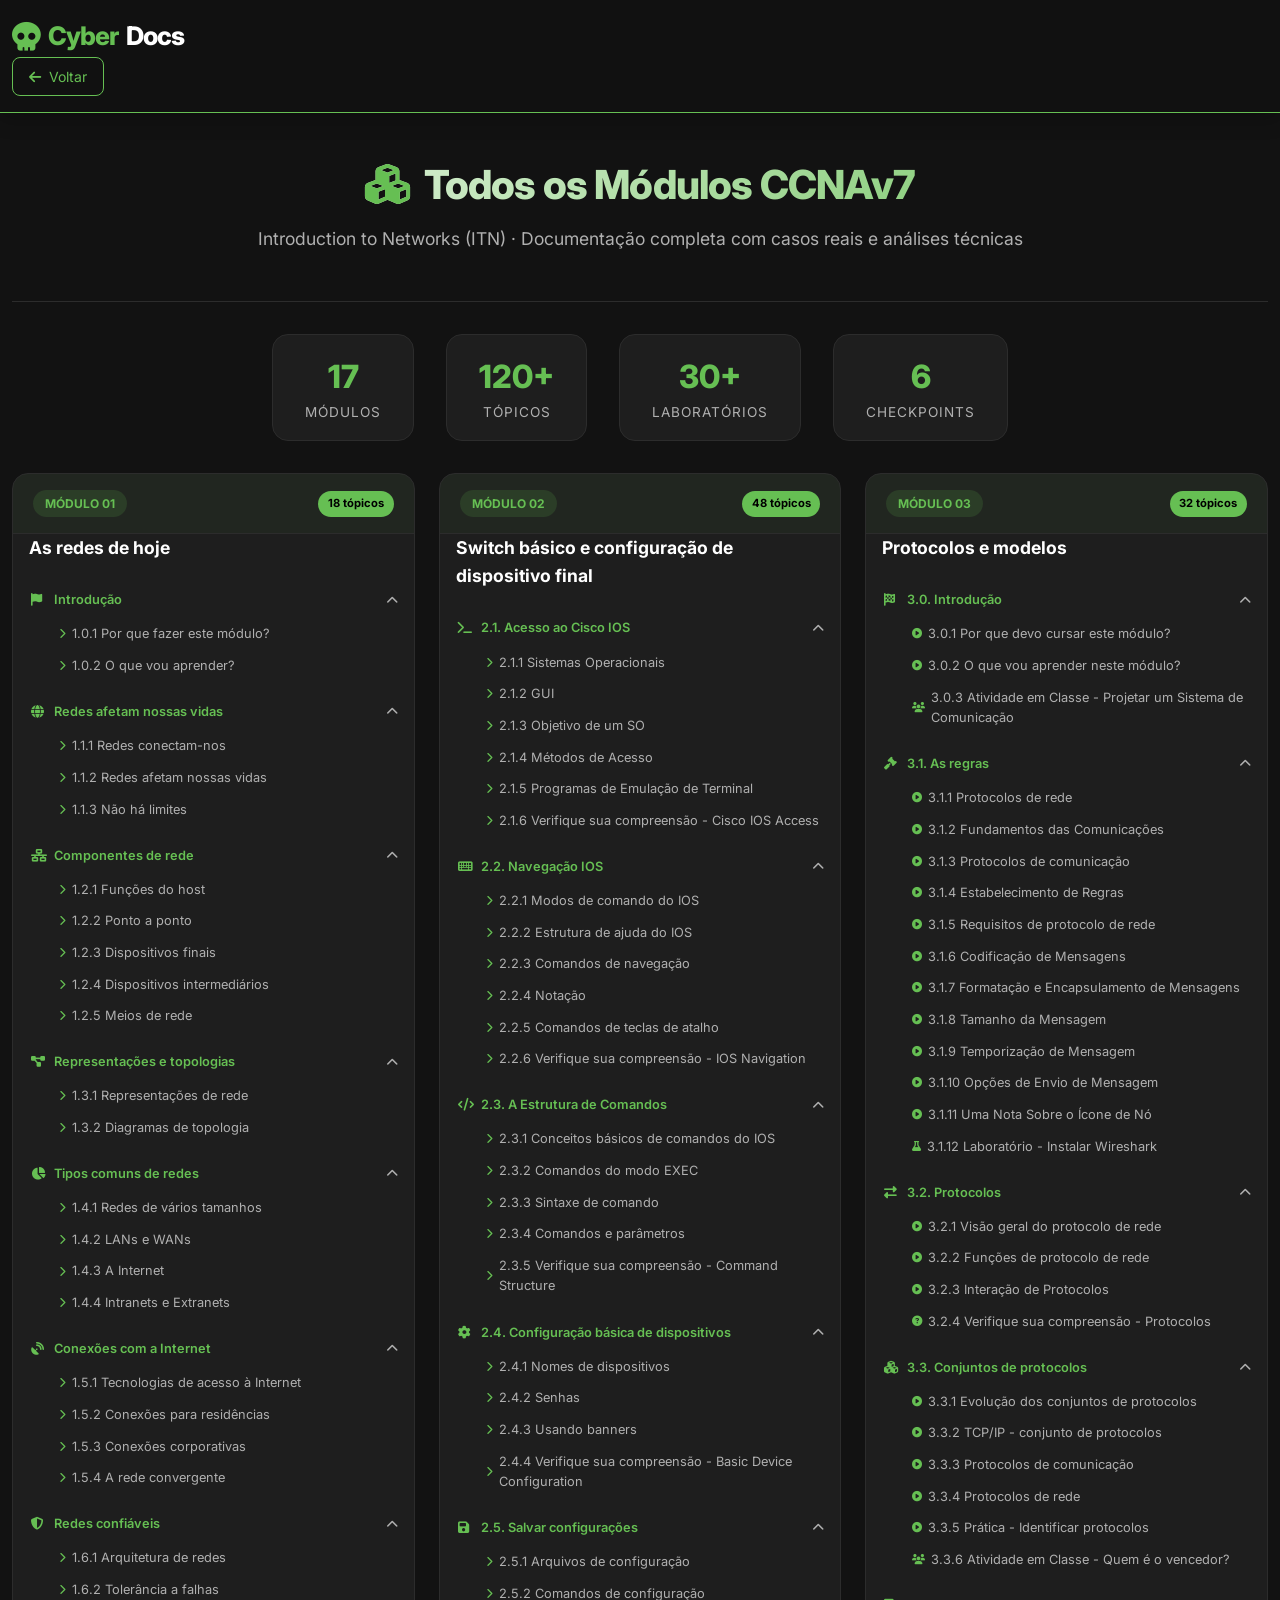
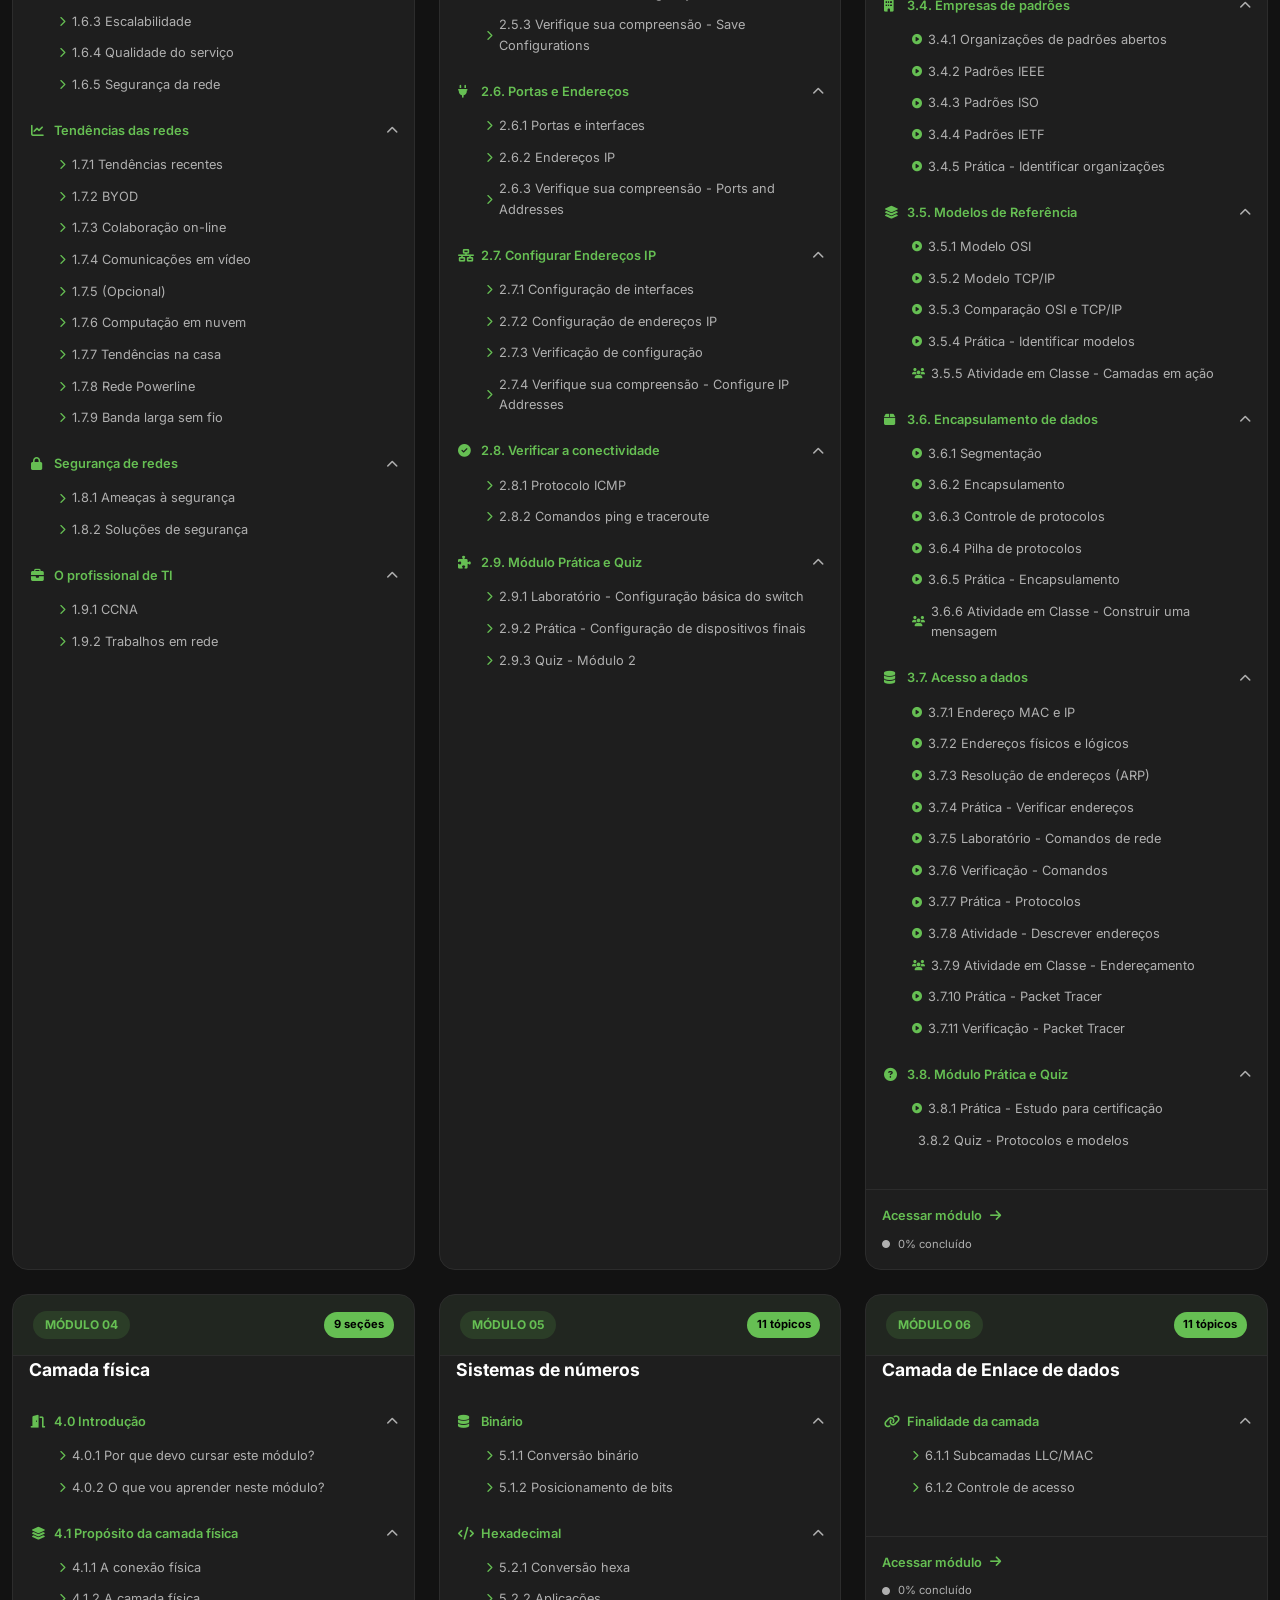
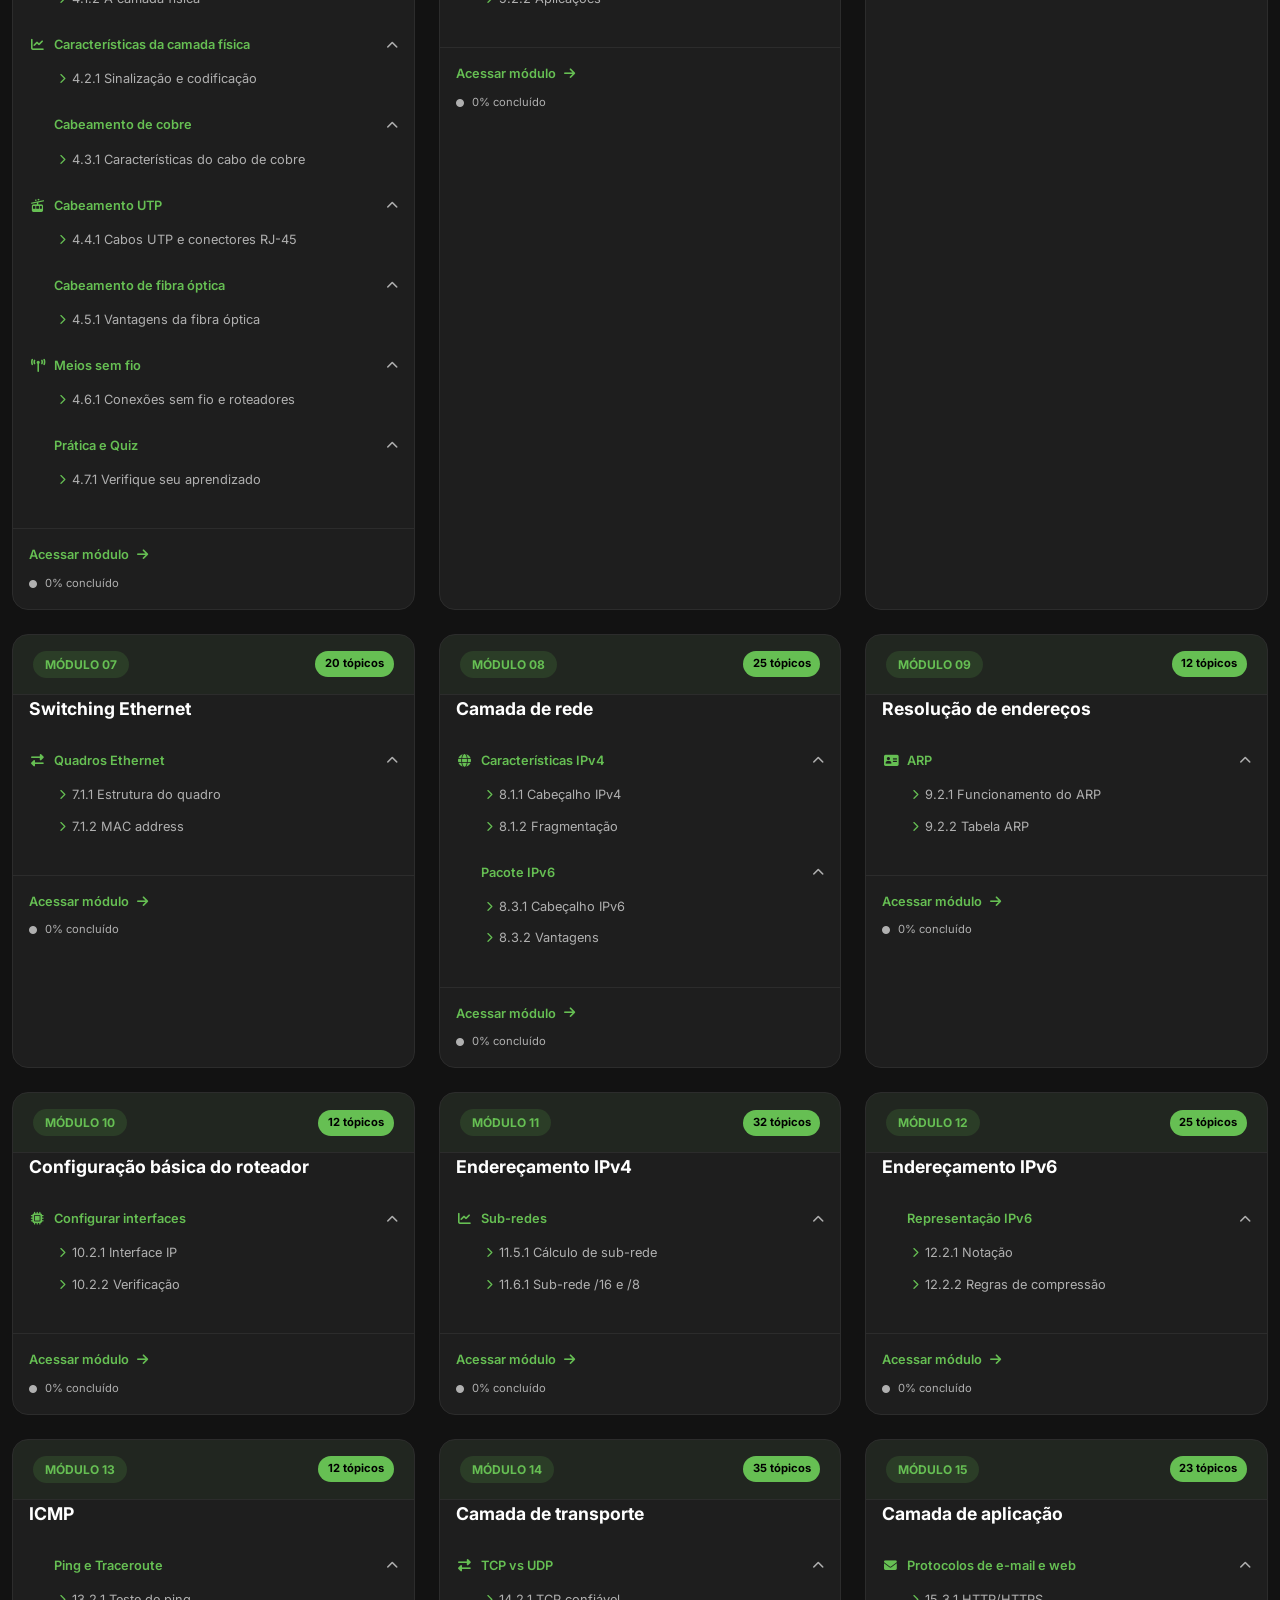
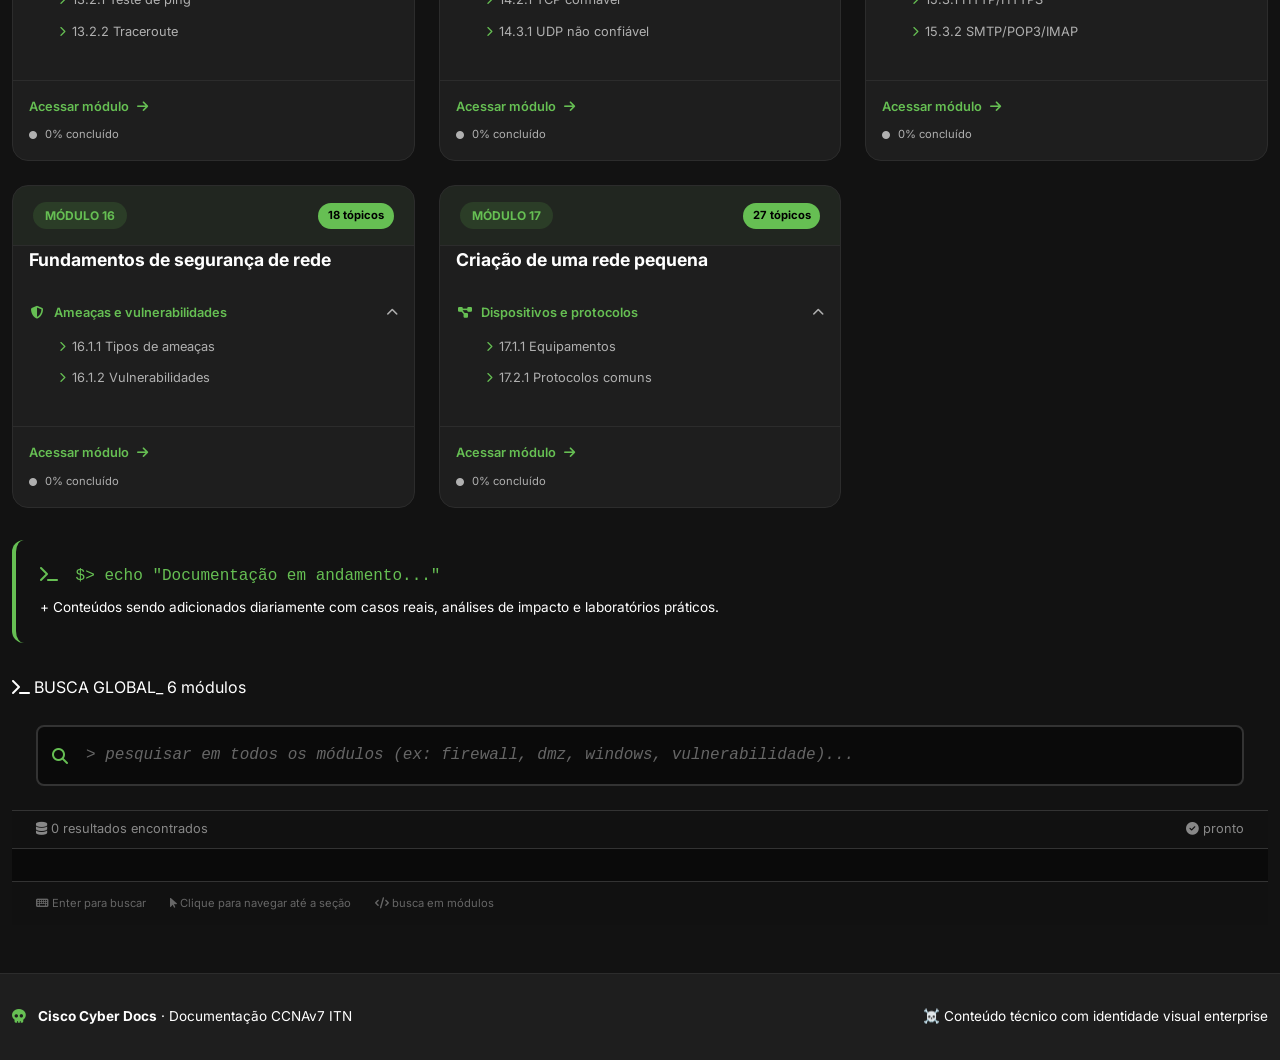
<file: index.html>
<!doctype html>
<html lang="pt-br">
  <head>
    <meta charset="UTF-8" />
    <meta name="viewport" content="width=device-width, initial-scale=1.0" />
    <title>Cisco Cyber Docs · Todos os Módulos CCNAv7</title>

    <!-- Fonts & Icons -->
    <link href="https://fonts.googleapis.com/css2?family=Inter:wght@300;400;500;600;700;800&display=swap" rel="stylesheet" />
    <link rel="stylesheet" href="https://cdnjs.cloudflare.com/ajax/libs/font-awesome/6.4.0/css/all.min.css" />
    <link href="https://cdn.jsdelivr.net/npm/bootstrap@5.3.0/dist/css/bootstrap.min.css" rel="stylesheet" />
    <link rel="stylesheet" href="./css/global.css" />

    <style>
      @media (min-width: 1200px) {
        .container,
        .container-lg,
        .container-md,
        .container-sm,
        .container-xl {
          max-width: 100%;
        }
      }
    </style>
  </head>
  <body>
    <!-- ========== NAVBAR ========== -->
    <nav class="navbar-glass">
      <div class="container">
        <a class="navbar-brand" href="index.html"> <i class="fas fa-skull"></i> Cyber<span style="color: white">Docs</span> </a>
        <a href="index.html" class="btn btn-cisco-outline btn-sm"> <i class="fas fa-arrow-left me-1"></i> Voltar </a>
      </div>
    </nav>

    <!-- ========== MAIN CONTENT ========== -->
    <main>
      <div class="container">
        <!-- Header -->
        <div class="page-header">
          <h1 class="page-title">
            <i class="fas fa-cubes me-2" style="color: var(--cisco-green)"></i>
            Todos os Módulos CCNAv7
          </h1>
          <p class="page-subtitle">Introduction to Networks (ITN) · Documentação completa com casos reais e análises técnicas</p>
        </div>

        <!-- Stats Bar -->
        <div class="stats-bar">
          <div class="stat-card">
            <div class="stat-value">17</div>
            <div class="stat-label">Módulos</div>
          </div>
          <div class="stat-card">
            <div class="stat-value">120+</div>
            <div class="stat-label">Tópicos</div>
          </div>
          <div class="stat-card">
            <div class="stat-value">30+</div>
            <div class="stat-label">Laboratórios</div>
          </div>
          <div class="stat-card">
            <div class="stat-value">6</div>
            <div class="stat-label">Checkpoints</div>
          </div>
        </div>

        <!-- Modules Grid -->
        <div class="modules-grid">
          <!-- MÓDULO 1 -->
          <div class="module-card" data-module="1">
            <div class="module-header">
              <span class="module-number">MÓDULO 01</span>
              <span class="module-badge">18 tópicos</span>
            </div>
            <div class="module-title" style="padding: 0 1rem 0.5rem">As redes de hoje</div>
            <div class="module-categories">
              <!-- 1.0 Introdução -->
              <div class="category">
                <div class="category-header" onclick="toggleCategory(this)">
                  <span><i class="fas fa-flag"></i> Introdução</span>
                  <i class="fas fa-chevron-down toggle-icon"></i>
                </div>
                <ul class="category-items">
                  <li>
                    <a href="pages/modulo_1.html#secao-1-0"><i class="fas fa-chevron-right"></i> 1.0.1 Por que fazer este módulo?</a>
                  </li>
                  <li>
                    <a href="pages/modulo_1.html#secao-1-0"><i class="fas fa-chevron-right"></i> 1.0.2 O que vou aprender?</a>
                  </li>
                </ul>
              </div>

              <!-- 1.1 Redes afetam nossas vidas -->
              <div class="category">
                <div class="category-header" onclick="toggleCategory(this)">
                  <span><i class="fas fa-globe"></i> Redes afetam nossas vidas</span>
                  <i class="fas fa-chevron-down toggle-icon"></i>
                </div>
                <ul class="category-items">
                  <li>
                    <a href="pages/modulo_1.html#secao-1-1"><i class="fas fa-chevron-right"></i> 1.1.1 Redes conectam-nos</a>
                  </li>
                  <li>
                    <a href="pages/modulo_1.html#secao-1-1"><i class="fas fa-chevron-right"></i> 1.1.2 Redes afetam nossas vidas</a>
                  </li>
                  <li>
                    <a href="pages/modulo_1.html#secao-1-1"><i class="fas fa-chevron-right"></i> 1.1.3 Não há limites</a>
                  </li>
                </ul>
              </div>

              <!-- 1.2 Componentes de rede -->
              <div class="category">
                <div class="category-header" onclick="toggleCategory(this)">
                  <span><i class="fas fa-network-wired"></i> Componentes de rede</span>
                  <i class="fas fa-chevron-down toggle-icon"></i>
                </div>
                <ul class="category-items">
                  <li>
                    <a href="pages/modulo_1.html#secao-1-2"><i class="fas fa-chevron-right"></i> 1.2.1 Funções do host</a>
                  </li>
                  <li>
                    <a href="pages/modulo_1.html#secao-1-2"><i class="fas fa-chevron-right"></i> 1.2.2 Ponto a ponto</a>
                  </li>
                  <li>
                    <a href="pages/modulo_1.html#secao-1-2"><i class="fas fa-chevron-right"></i> 1.2.3 Dispositivos finais</a>
                  </li>
                  <li>
                    <a href="pages/modulo_1.html#secao-1-2"><i class="fas fa-chevron-right"></i> 1.2.4 Dispositivos intermediários</a>
                  </li>
                  <li>
                    <a href="pages/modulo_1.html#secao-1-2"><i class="fas fa-chevron-right"></i> 1.2.5 Meios de rede</a>
                  </li>
                </ul>
              </div>

              <!-- 1.3 Representações e topologias -->
              <div class="category">
                <div class="category-header" onclick="toggleCategory(this)">
                  <span><i class="fas fa-diagram-project"></i> Representações e topologias</span>
                  <i class="fas fa-chevron-down toggle-icon"></i>
                </div>
                <ul class="category-items">
                  <li>
                    <a href="pages/modulo_1.html#secao-1-3"><i class="fas fa-chevron-right"></i> 1.3.1 Representações de rede</a>
                  </li>
                  <li>
                    <a href="pages/modulo_1.html#secao-1-3"><i class="fas fa-chevron-right"></i> 1.3.2 Diagramas de topologia</a>
                  </li>
                </ul>
              </div>

              <!-- 1.4 Tipos comuns de redes -->
              <div class="category">
                <div class="category-header" onclick="toggleCategory(this)">
                  <span><i class="fas fa-chart-pie"></i> Tipos comuns de redes</span>
                  <i class="fas fa-chevron-down toggle-icon"></i>
                </div>
                <ul class="category-items">
                  <li>
                    <a href="pages/modulo_1.html#secao-1-4"><i class="fas fa-chevron-right"></i> 1.4.1 Redes de vários tamanhos</a>
                  </li>
                  <li>
                    <a href="pages/modulo_1.html#secao-1-4"><i class="fas fa-chevron-right"></i> 1.4.2 LANs e WANs</a>
                  </li>
                  <li>
                    <a href="pages/modulo_1.html#secao-1-4"><i class="fas fa-chevron-right"></i> 1.4.3 A Internet</a>
                  </li>
                  <li>
                    <a href="pages/modulo_1.html#secao-1-4"><i class="fas fa-chevron-right"></i> 1.4.4 Intranets e Extranets</a>
                  </li>
                </ul>
              </div>

              <!-- 1.5 Conexões com a Internet -->
              <div class="category">
                <div class="category-header" onclick="toggleCategory(this)">
                  <span><i class="fas fa-satellite-dish"></i> Conexões com a Internet</span>
                  <i class="fas fa-chevron-down toggle-icon"></i>
                </div>
                <ul class="category-items">
                  <li>
                    <a href="pages/modulo_1.html#secao-1-5"><i class="fas fa-chevron-right"></i> 1.5.1 Tecnologias de acesso à Internet</a>
                  </li>
                  <li>
                    <a href="pages/modulo_1.html#secao-1-5"><i class="fas fa-chevron-right"></i> 1.5.2 Conexões para residências</a>
                  </li>
                  <li>
                    <a href="pages/modulo_1.html#secao-1-5"><i class="fas fa-chevron-right"></i> 1.5.3 Conexões corporativas</a>
                  </li>
                  <li>
                    <a href="pages/modulo_1.html#secao-1-5"><i class="fas fa-chevron-right"></i> 1.5.4 A rede convergente</a>
                  </li>
                </ul>
              </div>

              <!-- 1.6 Redes confiáveis -->
              <div class="category">
                <div class="category-header" onclick="toggleCategory(this)">
                  <span><i class="fas fa-shield-alt"></i> Redes confiáveis</span>
                  <i class="fas fa-chevron-down toggle-icon"></i>
                </div>
                <ul class="category-items">
                  <li>
                    <a href="pages/modulo_1.html#secao-1-6"><i class="fas fa-chevron-right"></i> 1.6.1 Arquitetura de redes</a>
                  </li>
                  <li>
                    <a href="pages/modulo_1.html#secao-1-6"><i class="fas fa-chevron-right"></i> 1.6.2 Tolerância a falhas</a>
                  </li>
                  <li>
                    <a href="pages/modulo_1.html#secao-1-6"><i class="fas fa-chevron-right"></i> 1.6.3 Escalabilidade</a>
                  </li>
                  <li>
                    <a href="pages/modulo_1.html#secao-1-6"><i class="fas fa-chevron-right"></i> 1.6.4 Qualidade do serviço</a>
                  </li>
                  <li>
                    <a href="pages/modulo_1.html#secao-1-6"><i class="fas fa-chevron-right"></i> 1.6.5 Segurança da rede</a>
                  </li>
                </ul>
              </div>

              <!-- 1.7 Tendências das redes -->
              <div class="category">
                <div class="category-header" onclick="toggleCategory(this)">
                  <span><i class="fas fa-chart-line"></i> Tendências das redes</span>
                  <i class="fas fa-chevron-down toggle-icon"></i>
                </div>
                <ul class="category-items">
                  <li>
                    <a href="pages/modulo_1.html#secao-1-7"><i class="fas fa-chevron-right"></i> 1.7.1 Tendências recentes</a>
                  </li>
                  <li>
                    <a href="pages/modulo_1.html#secao-1-7"><i class="fas fa-chevron-right"></i> 1.7.2 BYOD</a>
                  </li>
                  <li>
                    <a href="pages/modulo_1.html#secao-1-7"><i class="fas fa-chevron-right"></i> 1.7.3 Colaboração on-line</a>
                  </li>
                  <li>
                    <a href="pages/modulo_1.html#secao-1-7"><i class="fas fa-chevron-right"></i> 1.7.4 Comunicações em vídeo</a>
                  </li>
                  <li>
                    <a href="pages/modulo_1.html#secao-1-7"><i class="fas fa-chevron-right"></i> 1.7.5 (Opcional)</a>
                  </li>
                  <li>
                    <a href="pages/modulo_1.html#secao-1-7"><i class="fas fa-chevron-right"></i> 1.7.6 Computação em nuvem</a>
                  </li>
                  <li>
                    <a href="pages/modulo_1.html#secao-1-7"><i class="fas fa-chevron-right"></i> 1.7.7 Tendências na casa</a>
                  </li>
                  <li>
                    <a href="pages/modulo_1.html#secao-1-7"><i class="fas fa-chevron-right"></i> 1.7.8 Rede Powerline</a>
                  </li>
                  <li>
                    <a href="pages/modulo_1.html#secao-1-7"><i class="fas fa-chevron-right"></i> 1.7.9 Banda larga sem fio</a>
                  </li>
                </ul>
              </div>

              <!-- 1.8 Segurança de redes -->
              <div class="category">
                <div class="category-header" onclick="toggleCategory(this)">
                  <span><i class="fas fa-lock"></i> Segurança de redes</span>
                  <i class="fas fa-chevron-down toggle-icon"></i>
                </div>
                <ul class="category-items">
                  <li>
                    <a href="pages/modulo_1.html#secao-1-8"><i class="fas fa-chevron-right"></i> 1.8.1 Ameaças à segurança</a>
                  </li>
                  <li>
                    <a href="pages/modulo_1.html#secao-1-8"><i class="fas fa-chevron-right"></i> 1.8.2 Soluções de segurança</a>
                  </li>
                </ul>
              </div>

              <!-- 1.9 O profissional de TI -->
              <div class="category">
                <div class="category-header" onclick="toggleCategory(this)">
                  <span><i class="fas fa-briefcase"></i> O profissional de TI</span>
                  <i class="fas fa-chevron-down toggle-icon"></i>
                </div>
                <ul class="category-items">
                  <li>
                    <a href="pages/modulo_1.html#secao-1-9"><i class="fas fa-chevron-right"></i> 1.9.1 CCNA</a>
                  </li>
                  <li>
                    <a href="pages/modulo_1.html#secao-1-9"><i class="fas fa-chevron-right"></i> 1.9.2 Trabalhos em rede</a>
                  </li>
                </ul>
              </div>
            </div>
          </div>

          <!-- MÓDULO 2 -->
          <div class="module-card" data-module="2">
            <div class="module-header">
              <span class="module-number">MÓDULO 02</span>
              <span class="module-badge">48 tópicos</span>
            </div>
            <div class="module-title" style="padding: 0 1rem 0.5rem">Switch básico e configuração de dispositivo final</div>
            <div class="module-categories">
              <!-- 2.1. Acesso ao Cisco IOS -->
              <div class="category">
                <div class="category-header" onclick="toggleCategory(this)">
                  <span><i class="fas fa-terminal"></i> 2.1. Acesso ao Cisco IOS</span>
                  <i class="fas fa-chevron-down toggle-icon"></i>
                </div>
                <ul class="category-items">
                  <li>
                    <a href="pages/modulo_2.html#secao-2-1-1"><i class="fas fa-chevron-right"></i> 2.1.1 Sistemas Operacionais</a>
                  </li>
                  <li>
                    <a href="pages/modulo_2.html#secao-2-1-2"><i class="fas fa-chevron-right"></i> 2.1.2 GUI</a>
                  </li>
                  <li>
                    <a href="pages/modulo_2.html#secao-2-1-3"><i class="fas fa-chevron-right"></i> 2.1.3 Objetivo de um SO</a>
                  </li>
                  <li>
                    <a href="pages/modulo_2.html#secao-2-1-4"><i class="fas fa-chevron-right"></i> 2.1.4 Métodos de Acesso</a>
                  </li>
                  <li>
                    <a href="pages/modulo_2.html#secao-2-1-5"
                      ><i class="fas fa-chevron-right"></i> 2.1.5 Programas de Emulação de Terminal</a
                    >
                  </li>
                  <li>
                    <a href="pages/modulo_2.html#secao-2-1-6"
                      ><i class="fas fa-chevron-right"></i> 2.1.6 Verifique sua compreensão - Cisco IOS Access</a
                    >
                  </li>
                </ul>
              </div>

              <!-- 2.2. Navegação IOS -->
              <div class="category">
                <div class="category-header" onclick="toggleCategory(this)">
                  <span><i class="fas fa-keyboard"></i> 2.2. Navegação IOS</span>
                  <i class="fas fa-chevron-down toggle-icon"></i>
                </div>
                <ul class="category-items">
                  <li>
                    <a href="pages/modulo_2.html#secao-2-2-1"><i class="fas fa-chevron-right"></i> 2.2.1 Modos de comando do IOS</a>
                  </li>
                  <li>
                    <a href="pages/modulo_2.html#secao-2-2-2"><i class="fas fa-chevron-right"></i> 2.2.2 Estrutura de ajuda do IOS</a>
                  </li>
                  <li>
                    <a href="pages/modulo_2.html#secao-2-2-3"><i class="fas fa-chevron-right"></i> 2.2.3 Comandos de navegação</a>
                  </li>
                  <li>
                    <a href="pages/modulo_2.html#secao-2-2-4"><i class="fas fa-chevron-right"></i> 2.2.4 Notação</a>
                  </li>
                  <li>
                    <a href="pages/modulo_2.html#secao-2-2-5"><i class="fas fa-chevron-right"></i> 2.2.5 Comandos de teclas de atalho</a>
                  </li>
                  <li>
                    <a href="pages/modulo_2.html#secao-2-2-6"
                      ><i class="fas fa-chevron-right"></i> 2.2.6 Verifique sua compreensão - IOS Navigation</a
                    >
                  </li>
                </ul>
              </div>

              <!-- 2.3. A Estrutura de Comandos -->
              <div class="category">
                <div class="category-header" onclick="toggleCategory(this)">
                  <span><i class="fas fa-code"></i> 2.3. A Estrutura de Comandos</span>
                  <i class="fas fa-chevron-down toggle-icon"></i>
                </div>
                <ul class="category-items">
                  <li>
                    <a href="pages/modulo_2.html#secao-2-3-1"
                      ><i class="fas fa-chevron-right"></i> 2.3.1 Conceitos básicos de comandos do IOS</a
                    >
                  </li>
                  <li>
                    <a href="pages/modulo_2.html#secao-2-3-2"><i class="fas fa-chevron-right"></i> 2.3.2 Comandos do modo EXEC</a>
                  </li>
                  <li>
                    <a href="pages/modulo_2.html#secao-2-3-3"><i class="fas fa-chevron-right"></i> 2.3.3 Sintaxe de comando</a>
                  </li>
                  <li>
                    <a href="pages/modulo_2.html#secao-2-3-4"><i class="fas fa-chevron-right"></i> 2.3.4 Comandos e parâmetros</a>
                  </li>
                  <li>
                    <a href="pages/modulo_2.html#secao-2-3-5"
                      ><i class="fas fa-chevron-right"></i> 2.3.5 Verifique sua compreensão - Command Structure</a
                    >
                  </li>
                </ul>
              </div>

              <!-- 2.4. Configuração básica de dispositivos -->
              <div class="category">
                <div class="category-header" onclick="toggleCategory(this)">
                  <span><i class="fas fa-cog"></i> 2.4. Configuração básica de dispositivos</span>
                  <i class="fas fa-chevron-down toggle-icon"></i>
                </div>
                <ul class="category-items">
                  <li>
                    <a href="pages/modulo_2.html#secao-2-4-1"><i class="fas fa-chevron-right"></i> 2.4.1 Nomes de dispositivos</a>
                  </li>
                  <li>
                    <a href="pages/modulo_2.html#secao-2-4-2"><i class="fas fa-chevron-right"></i> 2.4.2 Senhas</a>
                  </li>
                  <li>
                    <a href="pages/modulo_2.html#secao-2-4-3"><i class="fas fa-chevron-right"></i> 2.4.3 Usando banners</a>
                  </li>
                  <li>
                    <a href="pages/modulo_2.html#secao-2-4-4"
                      ><i class="fas fa-chevron-right"></i> 2.4.4 Verifique sua compreensão - Basic Device Configuration</a
                    >
                  </li>
                </ul>
              </div>

              <!-- 2.5. Salvar configurações -->
              <div class="category">
                <div class="category-header" onclick="toggleCategory(this)">
                  <span><i class="fas fa-save"></i> 2.5. Salvar configurações</span>
                  <i class="fas fa-chevron-down toggle-icon"></i>
                </div>
                <ul class="category-items">
                  <li>
                    <a href="pages/modulo_2.html#secao-2-5-1"><i class="fas fa-chevron-right"></i> 2.5.1 Arquivos de configuração</a>
                  </li>
                  <li>
                    <a href="pages/modulo_2.html#secao-2-5-2"><i class="fas fa-chevron-right"></i> 2.5.2 Comandos de configuração</a>
                  </li>
                  <li>
                    <a href="pages/modulo_2.html#secao-2-5-3"
                      ><i class="fas fa-chevron-right"></i> 2.5.3 Verifique sua compreensão - Save Configurations</a
                    >
                  </li>
                </ul>
              </div>

              <!-- 2.6. Portas e Endereços -->
              <div class="category">
                <div class="category-header" onclick="toggleCategory(this)">
                  <span><i class="fas fa-plug"></i> 2.6. Portas e Endereços</span>
                  <i class="fas fa-chevron-down toggle-icon"></i>
                </div>
                <ul class="category-items">
                  <li>
                    <a href="pages/modulo_2.html#secao-2-6-1"><i class="fas fa-chevron-right"></i> 2.6.1 Portas e interfaces</a>
                  </li>
                  <li>
                    <a href="pages/modulo_2.html#secao-2-6-2"><i class="fas fa-chevron-right"></i> 2.6.2 Endereços IP</a>
                  </li>
                  <li>
                    <a href="pages/modulo_2.html#secao-2-6-3"
                      ><i class="fas fa-chevron-right"></i> 2.6.3 Verifique sua compreensão - Ports and Addresses</a
                    >
                  </li>
                </ul>
              </div>

              <!-- 2.7. Configurar Endereços IP -->
              <div class="category">
                <div class="category-header" onclick="toggleCategory(this)">
                  <span><i class="fas fa-network-wired"></i> 2.7. Configurar Endereços IP</span>
                  <i class="fas fa-chevron-down toggle-icon"></i>
                </div>
                <ul class="category-items">
                  <li>
                    <a href="pages/modulo_2.html#secao-2-7-1"><i class="fas fa-chevron-right"></i> 2.7.1 Configuração de interfaces</a>
                  </li>
                  <li>
                    <a href="pages/modulo_2.html#secao-2-7-2"><i class="fas fa-chevron-right"></i> 2.7.2 Configuração de endereços IP</a>
                  </li>
                  <li>
                    <a href="pages/modulo_2.html#secao-2-7-3"><i class="fas fa-chevron-right"></i> 2.7.3 Verificação de configuração</a>
                  </li>
                  <li>
                    <a href="pages/modulo_2.html#secao-2-7-4"
                      ><i class="fas fa-chevron-right"></i> 2.7.4 Verifique sua compreensão - Configure IP Addresses</a
                    >
                  </li>
                </ul>
              </div>

              <!-- 2.8. Verificar a conectividade -->
              <div class="category">
                <div class="category-header" onclick="toggleCategory(this)">
                  <span><i class="fas fa-check-circle"></i> 2.8. Verificar a conectividade</span>
                  <i class="fas fa-chevron-down toggle-icon"></i>
                </div>
                <ul class="category-items">
                  <li>
                    <a href="pages/modulo_2.html#secao-2-8-1"><i class="fas fa-chevron-right"></i> 2.8.1 Protocolo ICMP</a>
                  </li>
                  <li>
                    <a href="pages/modulo_2.html#secao-2-8-2"><i class="fas fa-chevron-right"></i> 2.8.2 Comandos ping e traceroute</a>
                  </li>
                </ul>
              </div>

              <!-- 2.9. Módulo Prática e Quiz -->
              <div class="category">
                <div class="category-header" onclick="toggleCategory(this)">
                  <span><i class="fas fa-puzzle-piece"></i> 2.9. Módulo Prática e Quiz</span>
                  <i class="fas fa-chevron-down toggle-icon"></i>
                </div>
                <ul class="category-items">
                  <li>
                    <a href="pages/modulo_2.html#secao-2-9-1"
                      ><i class="fas fa-chevron-right"></i> 2.9.1 Laboratório - Configuração básica do switch</a
                    >
                  </li>
                  <li>
                    <a href="pages/modulo_2.html#secao-2-9-2"
                      ><i class="fas fa-chevron-right"></i> 2.9.2 Prática - Configuração de dispositivos finais</a
                    >
                  </li>
                  <li>
                    <a href="pages/modulo_2.html#secao-2-9-3"><i class="fas fa-chevron-right"></i> 2.9.3 Quiz - Módulo 2</a>
                  </li>
                </ul>
              </div>
            </div>
          </div>

          <!-- MÓDULO 3 -->
          <div class="module-card" data-module="3">
            <div class="module-header">
              <span class="module-number">MÓDULO 03</span>
              <span class="module-badge">32 tópicos</span>
            </div>
            <div class="module-title" style="padding: 0 1rem 0.5rem">Protocolos e modelos</div>

            <div class="module-categories">
              <!-- 3.0. Introdução (3 tópicos) -->
              <div class="category">
                <div class="category-header" onclick="toggleCategory(this)">
                  <span><i class="fas fa-flag-checkered"></i> 3.0. Introdução</span>
                  <i class="fas fa-chevron-down toggle-icon"></i>
                </div>
                <ul class="category-items">
                  <li>
                    <a href="pages/modulo_3.html#secao-3-0-1"><i class="fas fa-play-circle"></i> 3.0.1 Por que devo cursar este módulo?</a>
                  </li>
                  <li>
                    <a href="pages/modulo_3.html#secao-3-0-2"><i class="fas fa-play-circle"></i> 3.0.2 O que vou aprender neste módulo?</a>
                  </li>
                  <li>
                    <a href="pages/modulo_3.html#secao-3-0-3"
                      ><i class="fas fa-users"></i> 3.0.3 Atividade em Classe - Projetar um Sistema de Comunicação</a
                    >
                  </li>
                </ul>
              </div>

              <!-- 3.1. As regras (12 tópicos) -->
              <div class="category">
                <div class="category-header" onclick="toggleCategory(this)">
                  <span><i class="fas fa-gavel"></i> 3.1. As regras</span>
                  <i class="fas fa-chevron-down toggle-icon"></i>
                </div>
                <ul class="category-items">
                  <li>
                    <a href="pages/modulo_3.html#secao-3-1-1"><i class="fas fa-play-circle"></i> 3.1.1 Protocolos de rede</a>
                  </li>
                  <li>
                    <a href="pages/modulo_3.html#secao-3-1-2"><i class="fas fa-play-circle"></i> 3.1.2 Fundamentos das Comunicações</a>
                  </li>
                  <li>
                    <a href="pages/modulo_3.html#secao-3-1-3"><i class="fas fa-play-circle"></i> 3.1.3 Protocolos de comunicação</a>
                  </li>
                  <li>
                    <a href="pages/modulo_3.html#secao-3-1-4"><i class="fas fa-play-circle"></i> 3.1.4 Estabelecimento de Regras</a>
                  </li>
                  <li>
                    <a href="pages/modulo_3.html#secao-3-1-5"><i class="fas fa-play-circle"></i> 3.1.5 Requisitos de protocolo de rede</a>
                  </li>
                  <li>
                    <a href="pages/modulo_3.html#secao-3-1-6"><i class="fas fa-play-circle"></i> 3.1.6 Codificação de Mensagens</a>
                  </li>
                  <li>
                    <a href="pages/modulo_3.html#secao-3-1-7"
                      ><i class="fas fa-play-circle"></i> 3.1.7 Formatação e Encapsulamento de Mensagens</a
                    >
                  </li>
                  <li>
                    <a href="pages/modulo_3.html#secao-3-1-8"><i class="fas fa-play-circle"></i> 3.1.8 Tamanho da Mensagem</a>
                  </li>
                  <li>
                    <a href="pages/modulo_3.html#secao-3-1-9"><i class="fas fa-play-circle"></i> 3.1.9 Temporização de Mensagem</a>
                  </li>
                  <li>
                    <a href="pages/modulo_3.html#secao-3-1-10"><i class="fas fa-play-circle"></i> 3.1.10 Opções de Envio de Mensagem</a>
                  </li>
                  <li>
                    <a href="pages/modulo_3.html#secao-3-1-11"><i class="fas fa-play-circle"></i> 3.1.11 Uma Nota Sobre o Ícone de Nó</a>
                  </li>
                  <li>
                    <a href="pages/modulo_3.html#secao-3-1-12"><i class="fas fa-flask"></i> 3.1.12 Laboratório - Instalar Wireshark</a>
                  </li>
                </ul>
              </div>

              <!-- 3.2. Protocolos (4 tópicos) -->
              <div class="category">
                <div class="category-header" onclick="toggleCategory(this)">
                  <span><i class="fas fa-exchange-alt"></i> 3.2. Protocolos</span>
                  <i class="fas fa-chevron-down toggle-icon"></i>
                </div>
                <ul class="category-items">
                  <li>
                    <a href="pages/modulo_3.html#secao-3-2-1"><i class="fas fa-play-circle"></i> 3.2.1 Visão geral do protocolo de rede</a>
                  </li>
                  <li>
                    <a href="pages/modulo_3.html#secao-3-2-2"><i class="fas fa-play-circle"></i> 3.2.2 Funções de protocolo de rede</a>
                  </li>
                  <li>
                    <a href="pages/modulo_3.html#secao-3-2-3"><i class="fas fa-play-circle"></i> 3.2.3 Interação de Protocolos</a>
                  </li>
                  <li>
                    <a href="pages/modulo_3.html#secao-3-2-4"
                      ><i class="fas fa-question-circle"></i> 3.2.4 Verifique sua compreensão - Protocolos</a
                    >
                  </li>
                </ul>
              </div>

              <!-- 3.3. Conjuntos de protocolos (6 tópicos) -->
              <div class="category">
                <div class="category-header" onclick="toggleCategory(this)">
                  <span><i class="fas fa-cubes"></i> 3.3. Conjuntos de protocolos</span>
                  <i class="fas fa-chevron-down toggle-icon"></i>
                </div>
                <ul class="category-items">
                  <li>
                    <a href="pages/modulo_3.html#secao-3-3-1"
                      ><i class="fas fa-play-circle"></i> 3.3.1 Evolução dos conjuntos de protocolos</a
                    >
                  </li>
                  <li>
                    <a href="pages/modulo_3.html#secao-3-3-2"><i class="fas fa-play-circle"></i> 3.3.2 TCP/IP - conjunto de protocolos</a>
                  </li>
                  <li>
                    <a href="pages/modulo_3.html#secao-3-3-3"><i class="fas fa-play-circle"></i> 3.3.3 Protocolos de comunicação</a>
                  </li>
                  <li>
                    <a href="pages/modulo_3.html#secao-3-3-4"><i class="fas fa-play-circle"></i> 3.3.4 Protocolos de rede</a>
                  </li>
                  <li>
                    <a href="pages/modulo_3.html#secao-3-3-5"><i class="fas fa-play-circle"></i> 3.3.5 Prática - Identificar protocolos</a>
                  </li>
                  <li>
                    <a href="pages/modulo_3.html#secao-3-3-6"
                      ><i class="fas fa-users"></i> 3.3.6 Atividade em Classe - Quem é o vencedor?</a
                    >
                  </li>
                </ul>
              </div>

              <!-- 3.4. Empresas de padrões (5 tópicos) -->
              <div class="category">
                <div class="category-header" onclick="toggleCategory(this)">
                  <span><i class="fas fa-building"></i> 3.4. Empresas de padrões</span>
                  <i class="fas fa-chevron-down toggle-icon"></i>
                </div>
                <ul class="category-items">
                  <li>
                    <a href="pages/modulo_3.html#secao-3-4-1"><i class="fas fa-play-circle"></i> 3.4.1 Organizações de padrões abertos</a>
                  </li>
                  <li>
                    <a href="pages/modulo_3.html#secao-3-4-2"><i class="fas fa-play-circle"></i> 3.4.2 Padrões IEEE</a>
                  </li>
                  <li>
                    <a href="pages/modulo_3.html#secao-3-4-3"><i class="fas fa-play-circle"></i> 3.4.3 Padrões ISO</a>
                  </li>
                  <li>
                    <a href="pages/modulo_3.html#secao-3-4-4"><i class="fas fa-play-circle"></i> 3.4.4 Padrões IETF</a>
                  </li>
                  <li>
                    <a href="pages/modulo_3.html#secao-3-4-5"
                      ><i class="fas fa-play-circle"></i> 3.4.5 Prática - Identificar organizações</a
                    >
                  </li>
                </ul>
              </div>

              <!-- 3.5. Modelos de Referência (5 tópicos) -->
              <div class="category">
                <div class="category-header" onclick="toggleCategory(this)">
                  <span><i class="fas fa-layer-group"></i> 3.5. Modelos de Referência</span>
                  <i class="fas fa-chevron-down toggle-icon"></i>
                </div>
                <ul class="category-items">
                  <li>
                    <a href="pages/modulo_3.html#secao-3-5-1"><i class="fas fa-play-circle"></i> 3.5.1 Modelo OSI</a>
                  </li>
                  <li>
                    <a href="pages/modulo_3.html#secao-3-5-2"><i class="fas fa-play-circle"></i> 3.5.2 Modelo TCP/IP</a>
                  </li>
                  <li>
                    <a href="pages/modulo_3.html#secao-3-5-3"><i class="fas fa-play-circle"></i> 3.5.3 Comparação OSI e TCP/IP</a>
                  </li>
                  <li>
                    <a href="pages/modulo_3.html#secao-3-5-4"><i class="fas fa-play-circle"></i> 3.5.4 Prática - Identificar modelos</a>
                  </li>
                  <li>
                    <a href="pages/modulo_3.html#secao-3-5-5"><i class="fas fa-users"></i> 3.5.5 Atividade em Classe - Camadas em ação</a>
                  </li>
                </ul>
              </div>

              <!-- 3.6. Encapsulamento de dados (6 tópicos) -->
              <div class="category">
                <div class="category-header" onclick="toggleCategory(this)">
                  <span><i class="fas fa-box"></i> 3.6. Encapsulamento de dados</span>
                  <i class="fas fa-chevron-down toggle-icon"></i>
                </div>
                <ul class="category-items">
                  <li>
                    <a href="pages/modulo_3.html#secao-3-6-1"><i class="fas fa-play-circle"></i> 3.6.1 Segmentação</a>
                  </li>
                  <li>
                    <a href="pages/modulo_3.html#secao-3-6-2"><i class="fas fa-play-circle"></i> 3.6.2 Encapsulamento</a>
                  </li>
                  <li>
                    <a href="pages/modulo_3.html#secao-3-6-3"><i class="fas fa-play-circle"></i> 3.6.3 Controle de protocolos</a>
                  </li>
                  <li>
                    <a href="pages/modulo_3.html#secao-3-6-4"><i class="fas fa-play-circle"></i> 3.6.4 Pilha de protocolos</a>
                  </li>
                  <li>
                    <a href="pages/modulo_3.html#secao-3-6-5"><i class="fas fa-play-circle"></i> 3.6.5 Prática - Encapsulamento</a>
                  </li>
                  <li>
                    <a href="pages/modulo_3.html#secao-3-6-6"
                      ><i class="fas fa-users"></i> 3.6.6 Atividade em Classe - Construir uma mensagem</a
                    >
                  </li>
                </ul>
              </div>

              <!-- 3.7. Acesso a dados (11 tópicos) -->
              <div class="category">
                <div class="category-header" onclick="toggleCategory(this)">
                  <span><i class="fas fa-database"></i> 3.7. Acesso a dados</span>
                  <i class="fas fa-chevron-down toggle-icon"></i>
                </div>
                <ul class="category-items">
                  <li>
                    <a href="pages/modulo_3.html#secao-3-7-1"><i class="fas fa-play-circle"></i> 3.7.1 Endereço MAC e IP</a>
                  </li>
                  <li>
                    <a href="pages/modulo_3.html#secao-3-7-2"><i class="fas fa-play-circle"></i> 3.7.2 Endereços físicos e lógicos</a>
                  </li>
                  <li>
                    <a href="pages/modulo_3.html#secao-3-7-3"><i class="fas fa-play-circle"></i> 3.7.3 Resolução de endereços (ARP)</a>
                  </li>
                  <li>
                    <a href="pages/modulo_3.html#secao-3-7-4"><i class="fas fa-play-circle"></i> 3.7.4 Prática - Verificar endereços</a>
                  </li>
                  <li>
                    <a href="pages/modulo_3.html#secao-3-7-5"><i class="fas fa-play-circle"></i> 3.7.5 Laboratório - Comandos de rede</a>
                  </li>
                  <li>
                    <a href="pages/modulo_3.html#secao-3-7-6"><i class="fas fa-play-circle"></i> 3.7.6 Verificação - Comandos</a>
                  </li>
                  <li>
                    <a href="pages/modulo_3.html#secao-3-7-7"><i class="fas fa-play-circle"></i> 3.7.7 Prática - Protocolos</a>
                  </li>
                  <li>
                    <a href="pages/modulo_3.html#secao-3-7-8"><i class="fas fa-play-circle"></i> 3.7.8 Atividade - Descrever endereços</a>
                  </li>
                  <li>
                    <a href="pages/modulo_3.html#secao-3-7-9"><i class="fas fa-users"></i> 3.7.9 Atividade em Classe - Endereçamento</a>
                  </li>
                  <li>
                    <a href="pages/modulo_3.html#secao-3-7-10"><i class="fas fa-play-circle"></i> 3.7.10 Prática - Packet Tracer</a>
                  </li>
                  <li>
                    <a href="pages/modulo_3.html#secao-3-7-11"><i class="fas fa-play-circle"></i> 3.7.11 Verificação - Packet Tracer</a>
                  </li>
                </ul>
              </div>

              <!-- 3.8. Módulo Prática e Quiz (2 tópicos) -->
              <div class="category">
                <div class="category-header" onclick="toggleCategory(this)">
                  <span><i class="fas fa-question-circle"></i> 3.8. Módulo Prática e Quiz</span>
                  <i class="fas fa-chevron-down toggle-icon"></i>
                </div>
                <ul class="category-items">
                  <li>
                    <a href="pages/modulo_3.html#secao-3-8-1"
                      ><i class="fas fa-play-circle"></i> 3.8.1 Prática - Estudo para certificação</a
                    >
                  </li>
                  <li>
                    <a href="pages/modulo_3.html#secao-3-8-2"><i class="fas fa-quiz"></i> 3.8.2 Quiz - Protocolos e modelos</a>
                  </li>
                </ul>
              </div>
            </div>

            <div class="module-footer">
              <a href="pages/modulo_3.html" class="link-module">Acessar módulo <i class="fas fa-arrow-right"></i></a>
              <div class="progress-badge">
                <i class="fas fa-circle" style="color: var(--text-dim); font-size: 0.5rem"></i>
                0% concluído
              </div>
            </div>
          </div>

          <!-- MÓDULO 4 -->
          <!-- MÓDULO 4 - Camada Física -->
          <div class="module-card" data-module="4">
            <div class="module-header">
              <span class="module-number">MÓDULO 04</span>
              <span class="module-badge">9 seções</span>
            </div>
            <div class="module-title" style="padding: 0 1rem 0.5rem">Camada física</div>
            <div class="module-categories">
              <!-- 4.0 Introdução -->
              <div class="category">
                <div class="category-header" onclick="toggleCategory(this)">
                  <span><i class="fas fa-door-open"></i> 4.0 Introdução</span>
                  <i class="fas fa-chevron-down toggle-icon"></i>
                </div>
                <ul class="category-items">
                  <li>
                    <a href="pages/modulo_4.html#secao-4-0-1">
                      <i class="fas fa-chevron-right"></i> 4.0.1 Por que devo cursar este módulo?
                    </a>
                  </li>
                  <li>
                    <a href="pages/modulo_4.html#secao-4-0-2">
                      <i class="fas fa-chevron-right"></i> 4.0.2 O que vou aprender neste módulo?
                    </a>
                  </li>
                </ul>
              </div>

              <!-- 4.1 Propósito da camada física -->
              <div class="category">
                <div class="category-header" onclick="toggleCategory(this)">
                  <span><i class="fas fa-layer-group"></i> 4.1 Propósito da camada física</span>
                  <i class="fas fa-chevron-down toggle-icon"></i>
                </div>
                <ul class="category-items">
                  <li>
                    <a href="pages/modulo_4.html#secao-4-1"> <i class="fas fa-chevron-right"></i> 4.1.1 A conexão física </a>
                  </li>
                  <li>
                    <a href="pages/modulo_4.html#secao-4-1-2"> <i class="fas fa-chevron-right"></i> 4.1.2 A camada física </a>
                  </li>
                </ul>
              </div>

              <!-- 4.2 Características da camada física -->
              <div class="category">
                <div class="category-header" onclick="toggleCategory(this)">
                  <span><i class="fas fa-chart-line"></i> Características da camada física</span>
                  <i class="fas fa-chevron-down toggle-icon"></i>
                </div>
                <ul class="category-items">
                  <li>
                    <a href="pages/modulo_4.html#secao-4-2"> <i class="fas fa-chevron-right"></i> 4.2.1 Sinalização e codificação </a>
                  </li>
                </ul>
              </div>

              <!-- 4.3 Cabeamento de cobre -->
              <div class="category">
                <div class="category-header" onclick="toggleCategory(this)">
                  <span><i class="fas fa-copper-wire"></i> Cabeamento de cobre</span>
                  <i class="fas fa-chevron-down toggle-icon"></i>
                </div>
                <ul class="category-items">
                  <li>
                    <a href="pages/modulo_4.html#secao-4-3">
                      <i class="fas fa-chevron-right"></i> 4.3.1 Características do cabo de cobre
                    </a>
                  </li>
                </ul>
              </div>

              <!-- 4.4 Cabeamento UTP -->
              <div class="category">
                <div class="category-header" onclick="toggleCategory(this)">
                  <span><i class="fas fa-cable-car"></i> Cabeamento UTP</span>
                  <i class="fas fa-chevron-down toggle-icon"></i>
                </div>
                <ul class="category-items">
                  <li>
                    <a href="pages/modulo_4.html#secao-4-4"> <i class="fas fa-chevron-right"></i> 4.4.1 Cabos UTP e conectores RJ-45 </a>
                  </li>
                </ul>
              </div>

              <!-- 4.5 Fibra óptica -->
              <div class="category">
                <div class="category-header" onclick="toggleCategory(this)">
                  <span><i class="fas fa-fiber-optic"></i> Cabeamento de fibra óptica</span>
                  <i class="fas fa-chevron-down toggle-icon"></i>
                </div>
                <ul class="category-items">
                  <li>
                    <a href="pages/modulo_4.html#secao-4-5"> <i class="fas fa-chevron-right"></i> 4.5.1 Vantagens da fibra óptica </a>
                  </li>
                </ul>
              </div>

              <!-- 4.6 Meios sem fio -->
              <div class="category">
                <div class="category-header" onclick="toggleCategory(this)">
                  <span><i class="fas fa-broadcast-tower"></i> Meios sem fio</span>
                  <i class="fas fa-chevron-down toggle-icon"></i>
                </div>
                <ul class="category-items">
                  <li>
                    <a href="pages/modulo_4.html#secao-4-6"> <i class="fas fa-chevron-right"></i> 4.6.1 Conexões sem fio e roteadores </a>
                  </li>
                </ul>
              </div>

              <!-- 4.7 Quiz -->
              <div class="category">
                <div class="category-header" onclick="toggleCategory(this)">
                  <span><i class="fas fa-quiz"></i> Prática e Quiz</span>
                  <i class="fas fa-chevron-down toggle-icon"></i>
                </div>
                <ul class="category-items">
                  <li>
                    <a href="pages/modulo_4.html#secao-4-7"> <i class="fas fa-chevron-right"></i> 4.7.1 Verifique seu aprendizado </a>
                  </li>
                </ul>
              </div>
            </div>
            <div class="module-footer">
              <a href="pages/modulo_4.html" class="link-module"> Acessar módulo <i class="fas fa-arrow-right"></i> </a>
              <div class="progress-badge"><i class="fas fa-circle" style="color: var(--text-dim); font-size: 0.5rem"></i> 0% concluído</div>
            </div>
          </div>

          <!-- MÓDULO 5 -->
          <div class="module-card" data-module="5">
            <div class="module-header">
              <span class="module-number">MÓDULO 05</span>
              <span class="module-badge">11 tópicos</span>
            </div>
            <div class="module-title" style="padding: 0 1rem 0.5rem">Sistemas de números</div>
            <div class="module-categories">
              <div class="category">
                <div class="category-header" onclick="toggleCategory(this)">
                  <span><i class="fas fa-database"></i> Binário</span>
                  <i class="fas fa-chevron-down toggle-icon"></i>
                </div>
                <ul class="category-items">
                  <li>
                    <a href="#"><i class="fas fa-chevron-right"></i> 5.1.1 Conversão binário</a>
                  </li>
                  <li>
                    <a href="#"><i class="fas fa-chevron-right"></i> 5.1.2 Posicionamento de bits</a>
                  </li>
                </ul>
              </div>
              <div class="category">
                <div class="category-header" onclick="toggleCategory(this)">
                  <span><i class="fas fa-code"></i> Hexadecimal</span>
                  <i class="fas fa-chevron-down toggle-icon"></i>
                </div>
                <ul class="category-items">
                  <li>
                    <a href="#"><i class="fas fa-chevron-right"></i> 5.2.1 Conversão hexa</a>
                  </li>
                  <li>
                    <a href="#"><i class="fas fa-chevron-right"></i> 5.2.2 Aplicações</a>
                  </li>
                </ul>
              </div>
            </div>
            <div class="module-footer">
              <a href="#" class="link-module">Acessar módulo <i class="fas fa-arrow-right"></i></a>
              <div class="progress-badge"><i class="fas fa-circle" style="color: var(--text-dim); font-size: 0.5rem"></i> 0% concluído</div>
            </div>
          </div>

          <!-- MÓDULO 6 -->
          <div class="module-card" data-module="6">
            <div class="module-header">
              <span class="module-number">MÓDULO 06</span>
              <span class="module-badge">11 tópicos</span>
            </div>
            <div class="module-title" style="padding: 0 1rem 0.5rem">Camada de Enlace de dados</div>
            <div class="module-categories">
              <div class="category">
                <div class="category-header" onclick="toggleCategory(this)">
                  <span><i class="fas fa-link"></i> Finalidade da camada</span>
                  <i class="fas fa-chevron-down toggle-icon"></i>
                </div>
                <ul class="category-items">
                  <li>
                    <a href="#"><i class="fas fa-chevron-right"></i> 6.1.1 Subcamadas LLC/MAC</a>
                  </li>
                  <li>
                    <a href="#"><i class="fas fa-chevron-right"></i> 6.1.2 Controle de acesso</a>
                  </li>
                </ul>
              </div>
            </div>
            <div class="module-footer">
              <a href="#" class="link-module">Acessar módulo <i class="fas fa-arrow-right"></i></a>
              <div class="progress-badge"><i class="fas fa-circle" style="color: var(--text-dim); font-size: 0.5rem"></i> 0% concluído</div>
            </div>
          </div>

          <!-- MÓDULO 7 -->
          <div class="module-card" data-module="7">
            <div class="module-header">
              <span class="module-number">MÓDULO 07</span>
              <span class="module-badge">20 tópicos</span>
            </div>
            <div class="module-title" style="padding: 0 1rem 0.5rem">Switching Ethernet</div>
            <div class="module-categories">
              <div class="category">
                <div class="category-header" onclick="toggleCategory(this)">
                  <span><i class="fas fa-exchange-alt"></i> Quadros Ethernet</span>
                  <i class="fas fa-chevron-down toggle-icon"></i>
                </div>
                <ul class="category-items">
                  <li>
                    <a href="#"><i class="fas fa-chevron-right"></i> 7.1.1 Estrutura do quadro</a>
                  </li>
                  <li>
                    <a href="#"><i class="fas fa-chevron-right"></i> 7.1.2 MAC address</a>
                  </li>
                </ul>
              </div>
            </div>
            <div class="module-footer">
              <a href="#" class="link-module">Acessar módulo <i class="fas fa-arrow-right"></i></a>
              <div class="progress-badge"><i class="fas fa-circle" style="color: var(--text-dim); font-size: 0.5rem"></i> 0% concluído</div>
            </div>
          </div>

          <!-- MÓDULO 8 -->
          <div class="module-card" data-module="8">
            <div class="module-header">
              <span class="module-number">MÓDULO 08</span>
              <span class="module-badge">25 tópicos</span>
            </div>
            <div class="module-title" style="padding: 0 1rem 0.5rem">Camada de rede</div>
            <div class="module-categories">
              <div class="category">
                <div class="category-header" onclick="toggleCategory(this)">
                  <span><i class="fas fa-globe"></i> Características IPv4</span>
                  <i class="fas fa-chevron-down toggle-icon"></i>
                </div>
                <ul class="category-items">
                  <li>
                    <a href="#"><i class="fas fa-chevron-right"></i> 8.1.1 Cabeçalho IPv4</a>
                  </li>
                  <li>
                    <a href="#"><i class="fas fa-chevron-right"></i> 8.1.2 Fragmentação</a>
                  </li>
                </ul>
              </div>
              <div class="category">
                <div class="category-header" onclick="toggleCategory(this)">
                  <span><i class="fab fa-ipv6"></i> Pacote IPv6</span>
                  <i class="fas fa-chevron-down toggle-icon"></i>
                </div>
                <ul class="category-items">
                  <li>
                    <a href="#"><i class="fas fa-chevron-right"></i> 8.3.1 Cabeçalho IPv6</a>
                  </li>
                  <li>
                    <a href="#"><i class="fas fa-chevron-right"></i> 8.3.2 Vantagens</a>
                  </li>
                </ul>
              </div>
            </div>
            <div class="module-footer">
              <a href="#" class="link-module">Acessar módulo <i class="fas fa-arrow-right"></i></a>
              <div class="progress-badge"><i class="fas fa-circle" style="color: var(--text-dim); font-size: 0.5rem"></i> 0% concluído</div>
            </div>
          </div>

          <!-- MÓDULO 9 -->
          <div class="module-card" data-module="9">
            <div class="module-header">
              <span class="module-number">MÓDULO 09</span>
              <span class="module-badge">12 tópicos</span>
            </div>
            <div class="module-title" style="padding: 0 1rem 0.5rem">Resolução de endereços</div>
            <div class="module-categories">
              <div class="category">
                <div class="category-header" onclick="toggleCategory(this)">
                  <span><i class="fas fa-address-card"></i> ARP</span>
                  <i class="fas fa-chevron-down toggle-icon"></i>
                </div>
                <ul class="category-items">
                  <li>
                    <a href="#"><i class="fas fa-chevron-right"></i> 9.2.1 Funcionamento do ARP</a>
                  </li>
                  <li>
                    <a href="#"><i class="fas fa-chevron-right"></i> 9.2.2 Tabela ARP</a>
                  </li>
                </ul>
              </div>
            </div>
            <div class="module-footer">
              <a href="#" class="link-module">Acessar módulo <i class="fas fa-arrow-right"></i></a>
              <div class="progress-badge"><i class="fas fa-circle" style="color: var(--text-dim); font-size: 0.5rem"></i> 0% concluído</div>
            </div>
          </div>

          <!-- MÓDULO 10 -->
          <div class="module-card" data-module="10">
            <div class="module-header">
              <span class="module-number">MÓDULO 10</span>
              <span class="module-badge">12 tópicos</span>
            </div>
            <div class="module-title" style="padding: 0 1rem 0.5rem">Configuração básica do roteador</div>
            <div class="module-categories">
              <div class="category">
                <div class="category-header" onclick="toggleCategory(this)">
                  <span><i class="fas fa-microchip"></i> Configurar interfaces</span>
                  <i class="fas fa-chevron-down toggle-icon"></i>
                </div>
                <ul class="category-items">
                  <li>
                    <a href="#"><i class="fas fa-chevron-right"></i> 10.2.1 Interface IP</a>
                  </li>
                  <li>
                    <a href="#"><i class="fas fa-chevron-right"></i> 10.2.2 Verificação</a>
                  </li>
                </ul>
              </div>
            </div>
            <div class="module-footer">
              <a href="#" class="link-module">Acessar módulo <i class="fas fa-arrow-right"></i></a>
              <div class="progress-badge"><i class="fas fa-circle" style="color: var(--text-dim); font-size: 0.5rem"></i> 0% concluído</div>
            </div>
          </div>

          <!-- MÓDULO 11 -->
          <div class="module-card" data-module="11">
            <div class="module-header">
              <span class="module-number">MÓDULO 11</span>
              <span class="module-badge">32 tópicos</span>
            </div>
            <div class="module-title" style="padding: 0 1rem 0.5rem">Endereçamento IPv4</div>
            <div class="module-categories">
              <div class="category">
                <div class="category-header" onclick="toggleCategory(this)">
                  <span><i class="fas fa-chart-line"></i> Sub-redes</span>
                  <i class="fas fa-chevron-down toggle-icon"></i>
                </div>
                <ul class="category-items">
                  <li>
                    <a href="#"><i class="fas fa-chevron-right"></i> 11.5.1 Cálculo de sub-rede</a>
                  </li>
                  <li>
                    <a href="#"><i class="fas fa-chevron-right"></i> 11.6.1 Sub-rede /16 e /8</a>
                  </li>
                </ul>
              </div>
            </div>
            <div class="module-footer">
              <a href="#" class="link-module">Acessar módulo <i class="fas fa-arrow-right"></i></a>
              <div class="progress-badge"><i class="fas fa-circle" style="color: var(--text-dim); font-size: 0.5rem"></i> 0% concluído</div>
            </div>
          </div>

          <!-- MÓDULO 12 -->
          <div class="module-card" data-module="12">
            <div class="module-header">
              <span class="module-number">MÓDULO 12</span>
              <span class="module-badge">25 tópicos</span>
            </div>
            <div class="module-title" style="padding: 0 1rem 0.5rem">Endereçamento IPv6</div>
            <div class="module-categories">
              <div class="category">
                <div class="category-header" onclick="toggleCategory(this)">
                  <span><i class="fab fa-ipv6"></i> Representação IPv6</span>
                  <i class="fas fa-chevron-down toggle-icon"></i>
                </div>
                <ul class="category-items">
                  <li>
                    <a href="#"><i class="fas fa-chevron-right"></i> 12.2.1 Notação</a>
                  </li>
                  <li>
                    <a href="#"><i class="fas fa-chevron-right"></i> 12.2.2 Regras de compressão</a>
                  </li>
                </ul>
              </div>
            </div>
            <div class="module-footer">
              <a href="#" class="link-module">Acessar módulo <i class="fas fa-arrow-right"></i></a>
              <div class="progress-badge"><i class="fas fa-circle" style="color: var(--text-dim); font-size: 0.5rem"></i> 0% concluído</div>
            </div>
          </div>

          <!-- MÓDULO 13 -->
          <div class="module-card" data-module="13">
            <div class="module-header">
              <span class="module-number">MÓDULO 13</span>
              <span class="module-badge">12 tópicos</span>
            </div>
            <div class="module-title" style="padding: 0 1rem 0.5rem">ICMP</div>
            <div class="module-categories">
              <div class="category">
                <div class="category-header" onclick="toggleCategory(this)">
                  <span><i class="fas fa-ping"></i> Ping e Traceroute</span>
                  <i class="fas fa-chevron-down toggle-icon"></i>
                </div>
                <ul class="category-items">
                  <li>
                    <a href="#"><i class="fas fa-chevron-right"></i> 13.2.1 Teste de ping</a>
                  </li>
                  <li>
                    <a href="#"><i class="fas fa-chevron-right"></i> 13.2.2 Traceroute</a>
                  </li>
                </ul>
              </div>
            </div>
            <div class="module-footer">
              <a href="#" class="link-module">Acessar módulo <i class="fas fa-arrow-right"></i></a>
              <div class="progress-badge"><i class="fas fa-circle" style="color: var(--text-dim); font-size: 0.5rem"></i> 0% concluído</div>
            </div>
          </div>

          <!-- MÓDULO 14 -->
          <div class="module-card" data-module="14">
            <div class="module-header">
              <span class="module-number">MÓDULO 14</span>
              <span class="module-badge">35 tópicos</span>
            </div>
            <div class="module-title" style="padding: 0 1rem 0.5rem">Camada de transporte</div>
            <div class="module-categories">
              <div class="category">
                <div class="category-header" onclick="toggleCategory(this)">
                  <span><i class="fas fa-exchange-alt"></i> TCP vs UDP</span>
                  <i class="fas fa-chevron-down toggle-icon"></i>
                </div>
                <ul class="category-items">
                  <li>
                    <a href="#"><i class="fas fa-chevron-right"></i> 14.2.1 TCP confiável</a>
                  </li>
                  <li>
                    <a href="#"><i class="fas fa-chevron-right"></i> 14.3.1 UDP não confiável</a>
                  </li>
                </ul>
              </div>
            </div>
            <div class="module-footer">
              <a href="#" class="link-module">Acessar módulo <i class="fas fa-arrow-right"></i></a>
              <div class="progress-badge"><i class="fas fa-circle" style="color: var(--text-dim); font-size: 0.5rem"></i> 0% concluído</div>
            </div>
          </div>

          <!-- MÓDULO 15 -->
          <div class="module-card" data-module="15">
            <div class="module-header">
              <span class="module-number">MÓDULO 15</span>
              <span class="module-badge">23 tópicos</span>
            </div>
            <div class="module-title" style="padding: 0 1rem 0.5rem">Camada de aplicação</div>
            <div class="module-categories">
              <div class="category">
                <div class="category-header" onclick="toggleCategory(this)">
                  <span><i class="fas fa-envelope"></i> Protocolos de e-mail e web</span>
                  <i class="fas fa-chevron-down toggle-icon"></i>
                </div>
                <ul class="category-items">
                  <li>
                    <a href="#"><i class="fas fa-chevron-right"></i> 15.3.1 HTTP/HTTPS</a>
                  </li>
                  <li>
                    <a href="#"><i class="fas fa-chevron-right"></i> 15.3.2 SMTP/POP3/IMAP</a>
                  </li>
                </ul>
              </div>
            </div>
            <div class="module-footer">
              <a href="#" class="link-module">Acessar módulo <i class="fas fa-arrow-right"></i></a>
              <div class="progress-badge"><i class="fas fa-circle" style="color: var(--text-dim); font-size: 0.5rem"></i> 0% concluído</div>
            </div>
          </div>

          <!-- MÓDULO 16 -->
          <div class="module-card" data-module="16">
            <div class="module-header">
              <span class="module-number">MÓDULO 16</span>
              <span class="module-badge">18 tópicos</span>
            </div>
            <div class="module-title" style="padding: 0 1rem 0.5rem">Fundamentos de segurança de rede</div>
            <div class="module-categories">
              <div class="category">
                <div class="category-header" onclick="toggleCategory(this)">
                  <span><i class="fas fa-shield-alt"></i> Ameaças e vulnerabilidades</span>
                  <i class="fas fa-chevron-down toggle-icon"></i>
                </div>
                <ul class="category-items">
                  <li>
                    <a href="#"><i class="fas fa-chevron-right"></i> 16.1.1 Tipos de ameaças</a>
                  </li>
                  <li>
                    <a href="#"><i class="fas fa-chevron-right"></i> 16.1.2 Vulnerabilidades</a>
                  </li>
                </ul>
              </div>
            </div>
            <div class="module-footer">
              <a href="#" class="link-module">Acessar módulo <i class="fas fa-arrow-right"></i></a>
              <div class="progress-badge"><i class="fas fa-circle" style="color: var(--text-dim); font-size: 0.5rem"></i> 0% concluído</div>
            </div>
          </div>

          <!-- MÓDULO 17 -->
          <div class="module-card" data-module="17">
            <div class="module-header">
              <span class="module-number">MÓDULO 17</span>
              <span class="module-badge">27 tópicos</span>
            </div>
            <div class="module-title" style="padding: 0 1rem 0.5rem">Criação de uma rede pequena</div>
            <div class="module-categories">
              <div class="category">
                <div class="category-header" onclick="toggleCategory(this)">
                  <span><i class="fas fa-project-diagram"></i> Dispositivos e protocolos</span>
                  <i class="fas fa-chevron-down toggle-icon"></i>
                </div>
                <ul class="category-items">
                  <li>
                    <a href="#"><i class="fas fa-chevron-right"></i> 17.1.1 Equipamentos</a>
                  </li>
                  <li>
                    <a href="#"><i class="fas fa-chevron-right"></i> 17.2.1 Protocolos comuns</a>
                  </li>
                </ul>
              </div>
            </div>
            <div class="module-footer">
              <a href="#" class="link-module">Acessar módulo <i class="fas fa-arrow-right"></i></a>
              <div class="progress-badge"><i class="fas fa-circle" style="color: var(--text-dim); font-size: 0.5rem"></i> 0% concluído</div>
            </div>
          </div>
        </div>
        <!-- fim modules-grid -->

        <!-- Terminal Message -->
        <div
          class="terminal-message"
          style="
            background: var(--terminal-bg);
            border-radius: 12px;
            padding: 1.5rem;
            margin: 2rem 0;
            border-left: 4px solid var(--cisco-green);
          "
        >
          <div style="font-family: monospace; color: var(--cisco-green)">
            <i class="fas fa-terminal me-2"></i> $> echo "Documentação em andamento..."
          </div>
          <div style="color: var(--text-dim); font-size: 0.85rem; margin-top: 0.5rem">
            + Conteúdos sendo adicionados diariamente com casos reais, análises de impacto e laboratórios práticos.
          </div>
        </div>
        <div class="cybersec-search-container">
          <div class="cybersec-search-header">
            <i class="fas fa-terminal"></i>
            <span class="cybersec-search-title">BUSCA GLOBAL_</span>
            <span class="cybersec-search-badge" id="searchModulesCount">6 módulos</span>
          </div>

          <div class="cybersec-search-input-wrapper">
            <i class="fas fa-search cybersec-search-icon"></i>
            <input
              type="text"
              class="cybersec-search-input"
              id="cybersecGlobalSearch"
              placeholder="> pesquisar em todos os módulos (ex: firewall, dmz, windows, vulnerabilidade)..."
              autocomplete="off"
            />
          </div>

          <div class="cybersec-search-stats">
            <span><i class="fas fa-database"></i> <span id="searchStatsResults">0</span> resultados encontrados</span>
            <span id="searchStatus"><i class="fas fa-check-circle"></i> pronto</span>
          </div>

          <div class="cybersec-search-results" id="cybersecSearchResults">
            <!-- Resultados aparecerão aqui -->
          </div>

          <div class="cybersec-search-footer">
            <span><i class="fas fa-keyboard"></i> Enter para buscar</span>
            <span><i class="fas fa-mouse-pointer"></i> Clique para navegar até a seção</span>
            <span><i class="fas fa-code"></i> busca em módulos</span>
          </div>
        </div>
      </div>
      <!-- fim container -->
    </main>

    <!-- FOOTER -->
    <footer class="footer">
      <div class="container">
        <div class="row">
          <div class="col-md-6 text-md-start">
            <i class="fas fa-skull me-2" style="color: var(--cisco-green)"></i>
            <strong>Cisco Cyber Docs</strong> · Documentação CCNAv7 ITN
          </div>
          <div class="col-md-6 text-md-end">
            <span>☠️ Conteúdo técnico com identidade visual enterprise</span>
          </div>
        </div>
      </div>
    </footer>

    <script>
      // Função para toggle das categorias (abrir/fechar lista de tópicos)
      function toggleCategory(headerElement) {
        const categoryDiv = headerElement.closest('.category')
        const itemsList = categoryDiv.querySelector('.category-items')
        const icon = headerElement.querySelector('.toggle-icon')

        if (itemsList.classList.contains('collapsed')) {
          itemsList.classList.remove('collapsed')
          icon.classList.remove('fa-chevron-down')
          icon.classList.add('fa-chevron-up')
        } else {
          itemsList.classList.add('collapsed')
          icon.classList.remove('fa-chevron-up')
          icon.classList.add('fa-chevron-down')
        }
      }

      // Inicializar: categorias fechadas no mobile, abertas no desktop
      function initCategories() {
        const isMobile = window.innerWidth <= 768
        const allCategories = document.querySelectorAll('.category-items')
        const allIcons = document.querySelectorAll('.toggle-icon')

        allCategories.forEach((list, index) => {
          if (isMobile) {
            list.classList.add('collapsed')
            if (allIcons[index]) {
              allIcons[index].classList.remove('fa-chevron-up')
              allIcons[index].classList.add('fa-chevron-down')
            }
          } else {
            list.classList.remove('collapsed')
            if (allIcons[index]) {
              allIcons[index].classList.remove('fa-chevron-down')
              allIcons[index].classList.add('fa-chevron-up')
            }
          }
        })
      }

      window.addEventListener('load', initCategories)
      window.addEventListener('resize', initCategories)
    </script>

    <script src="https://cdn.jsdelivr.net/npm/bootstrap@5.3.0/dist/js/bootstrap.bundle.min.js"></script>
    <script src="./js/modulos.js"></script>
  </body>
</html>
</file>
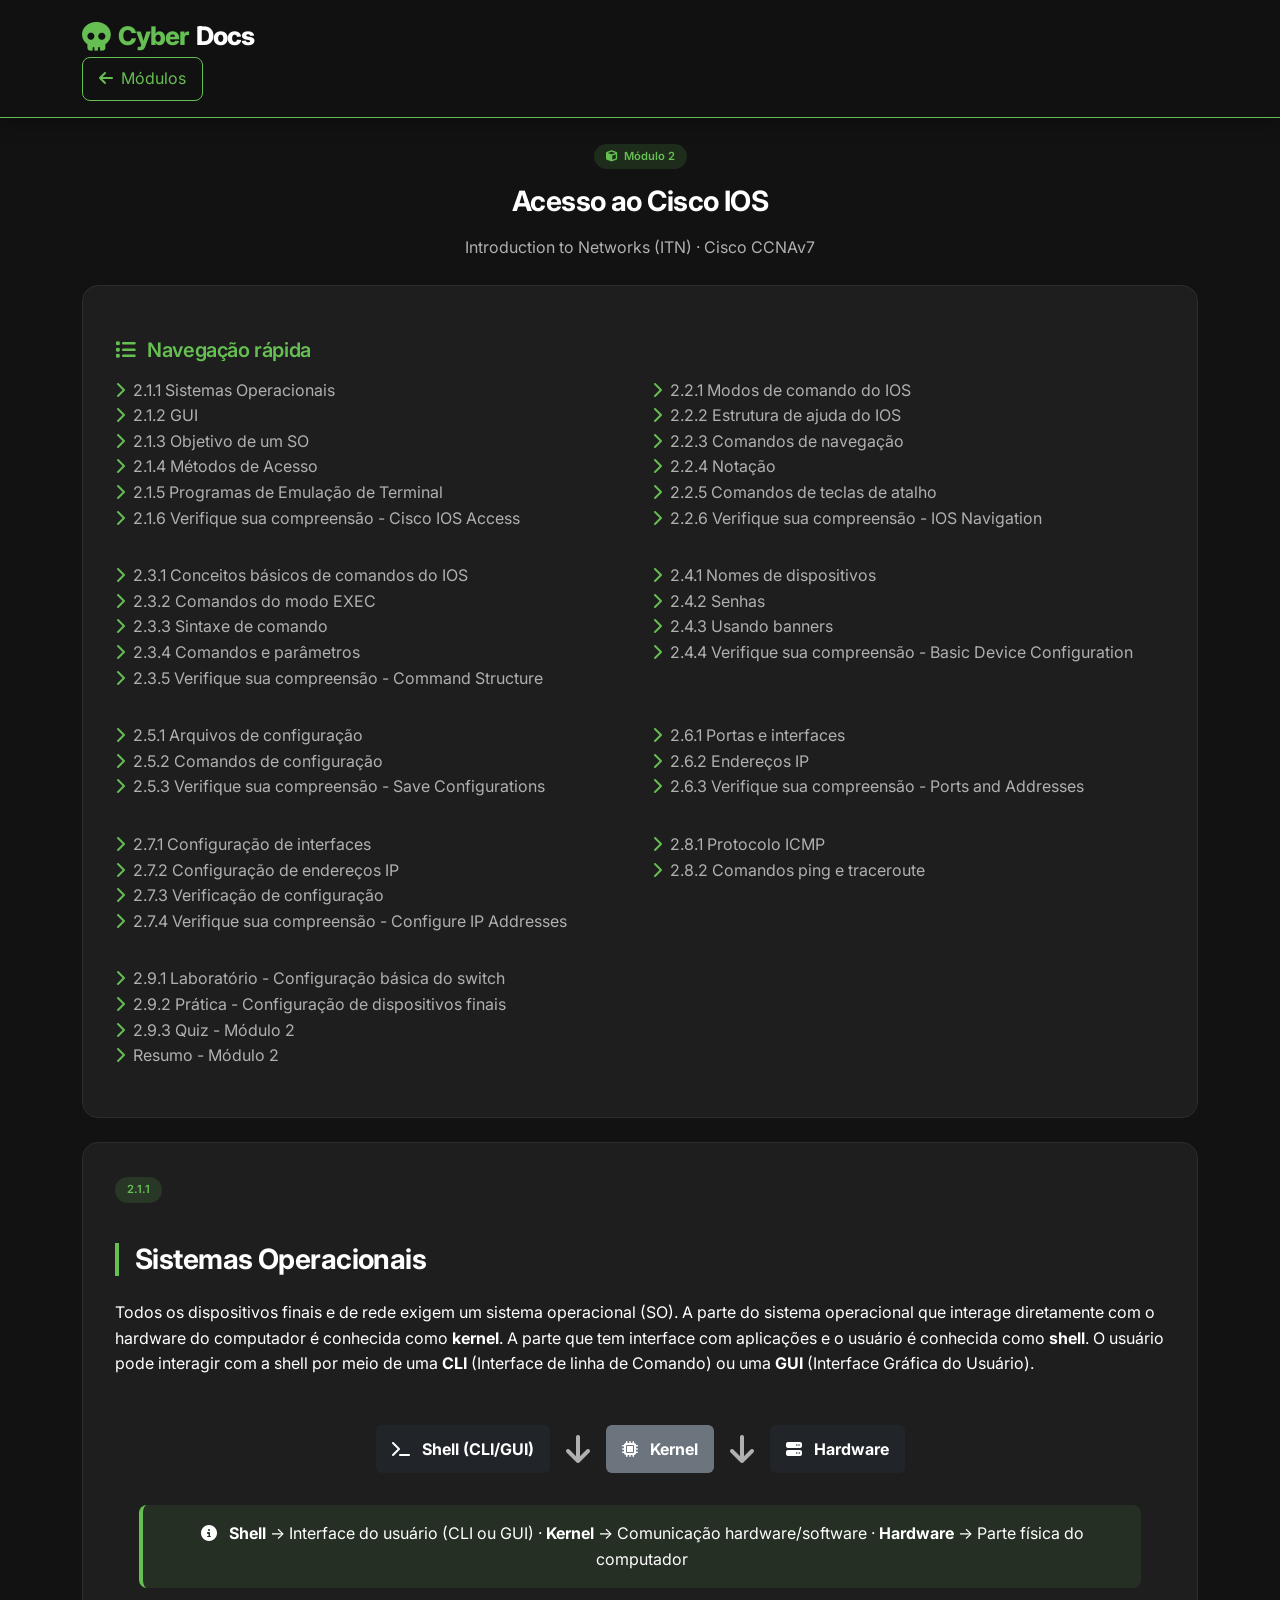
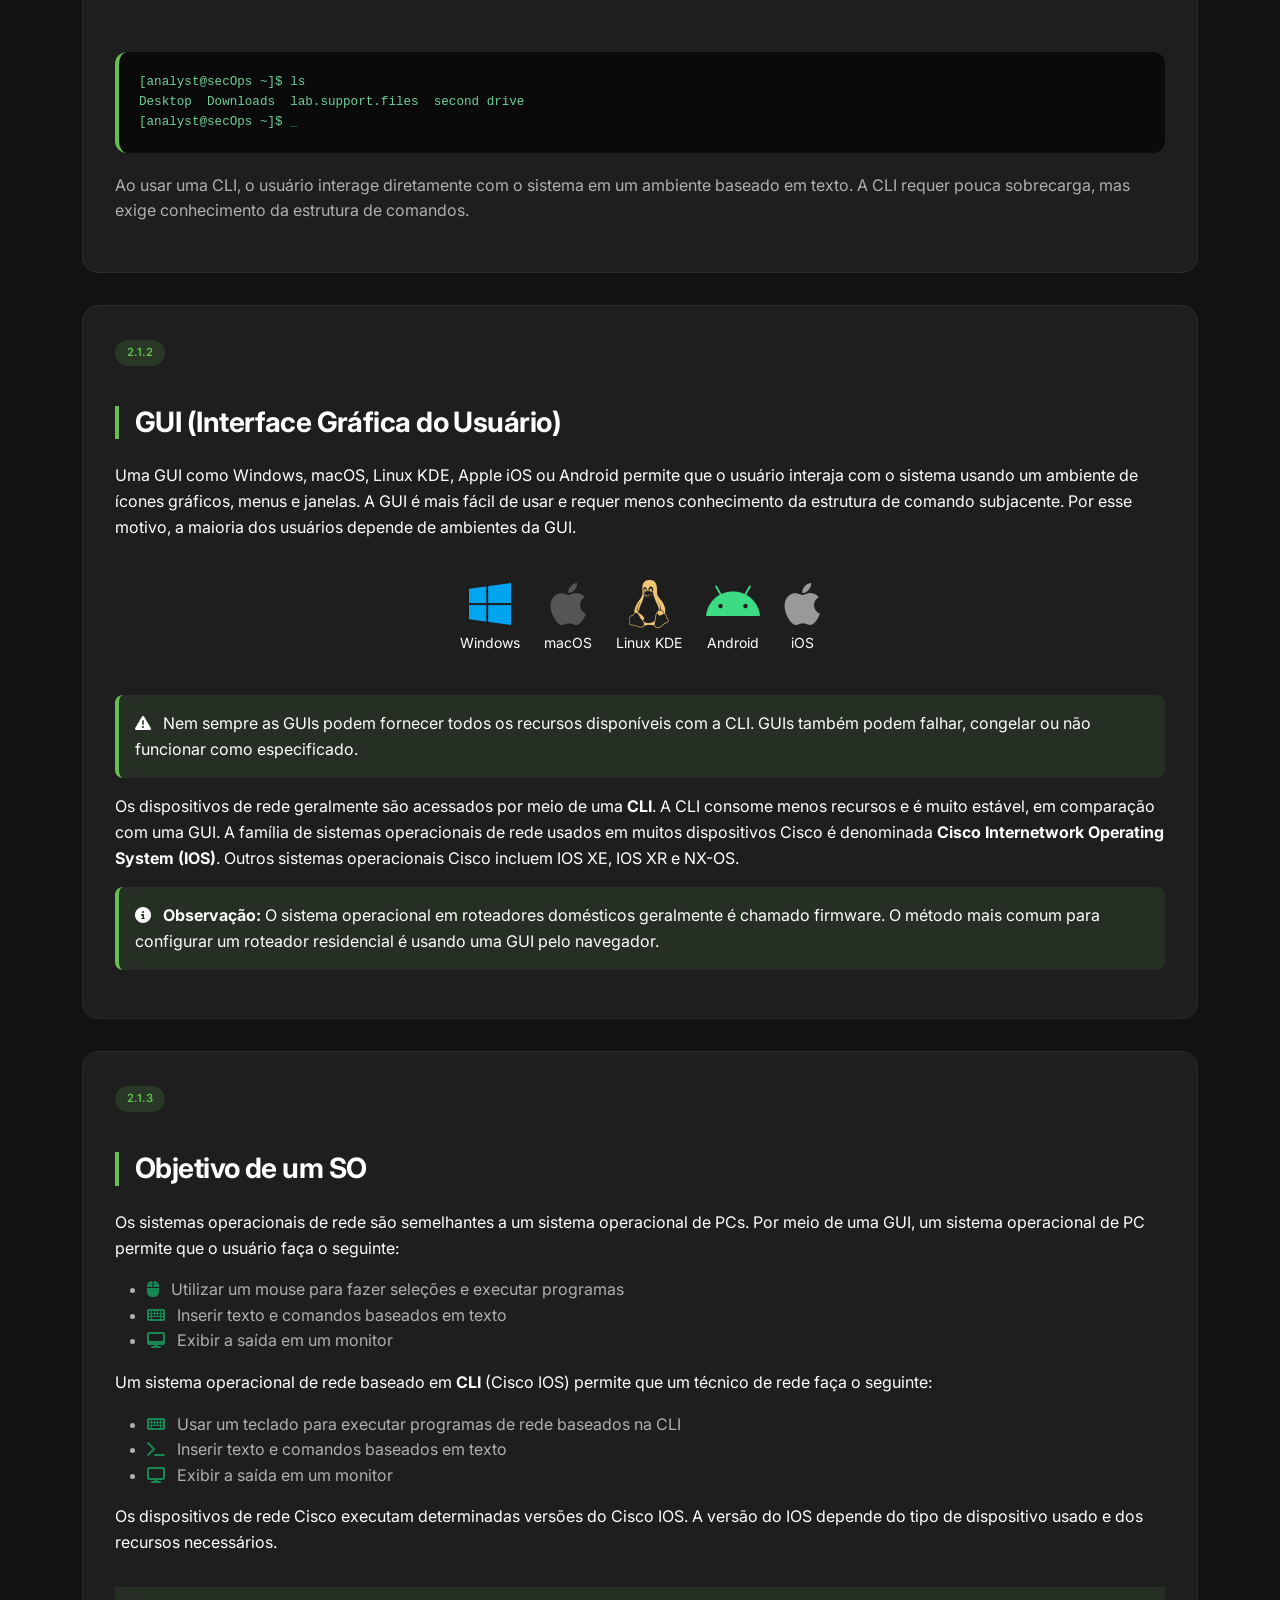
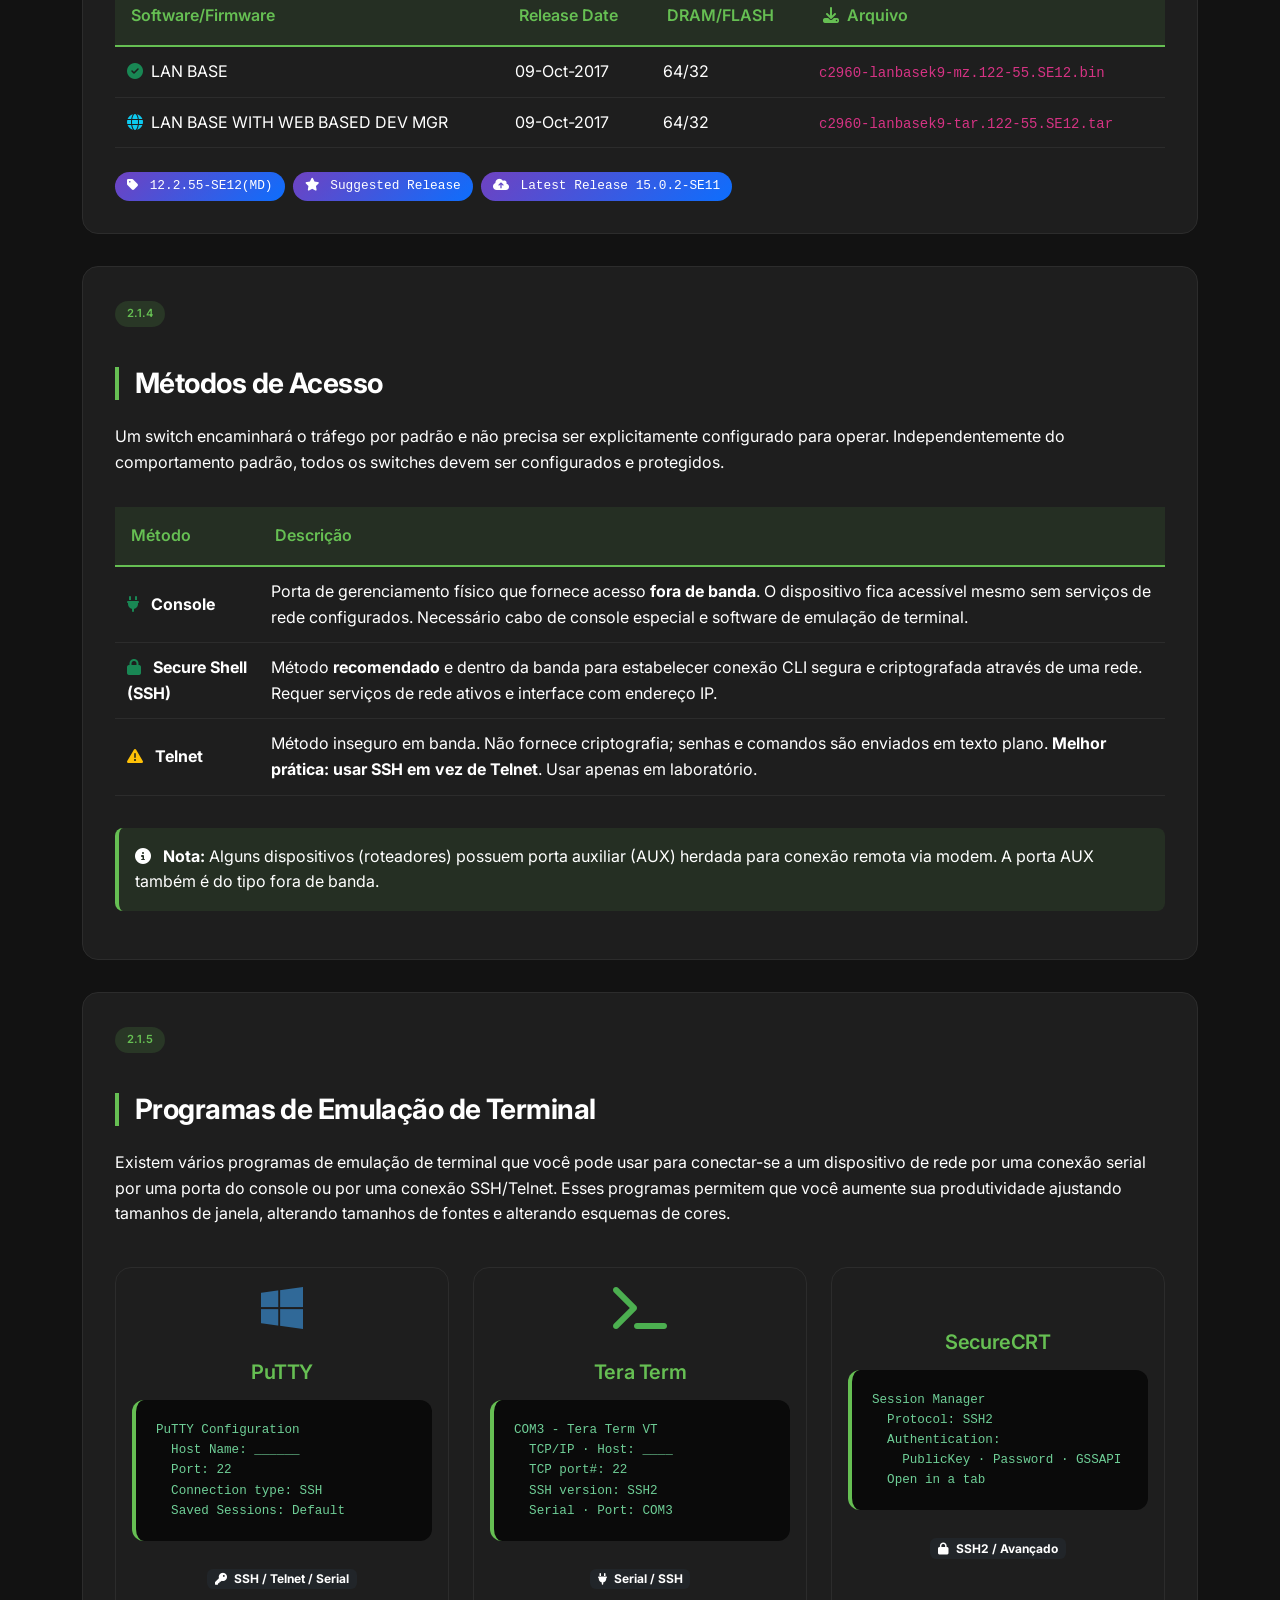
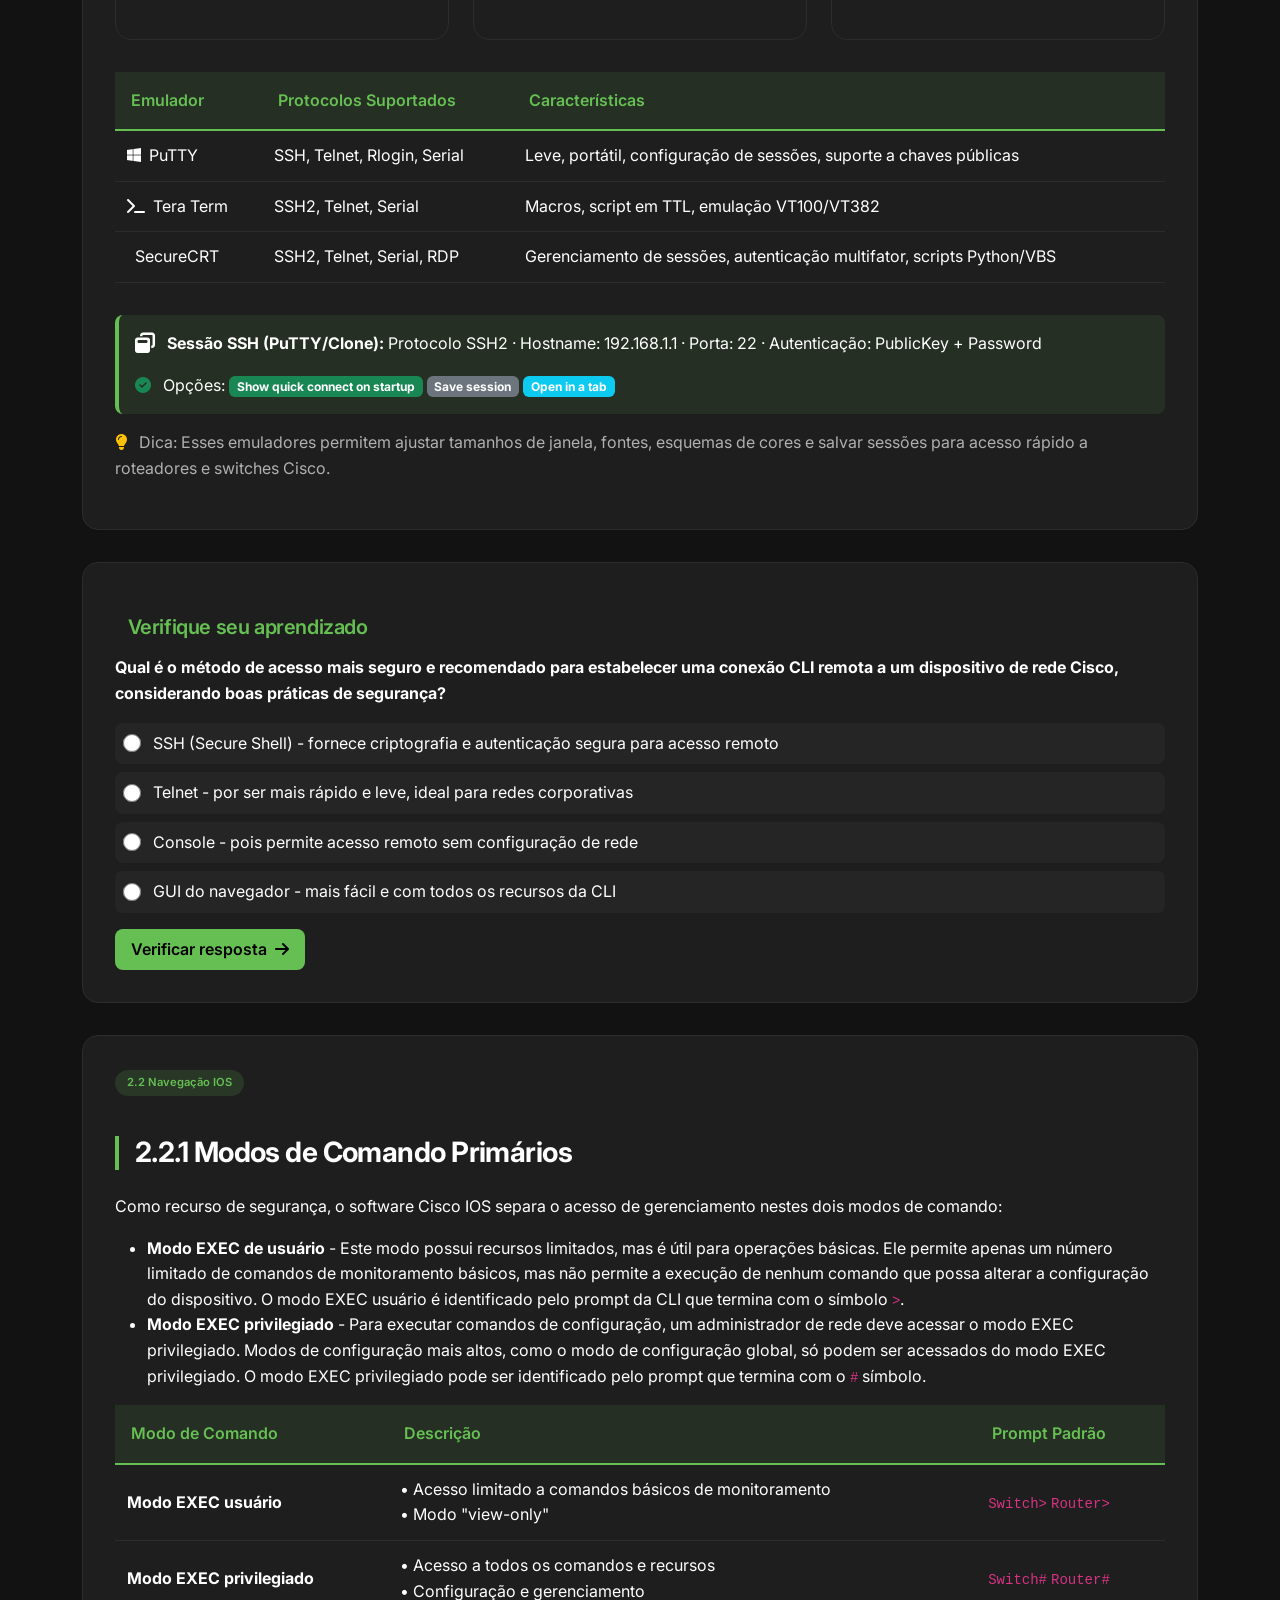
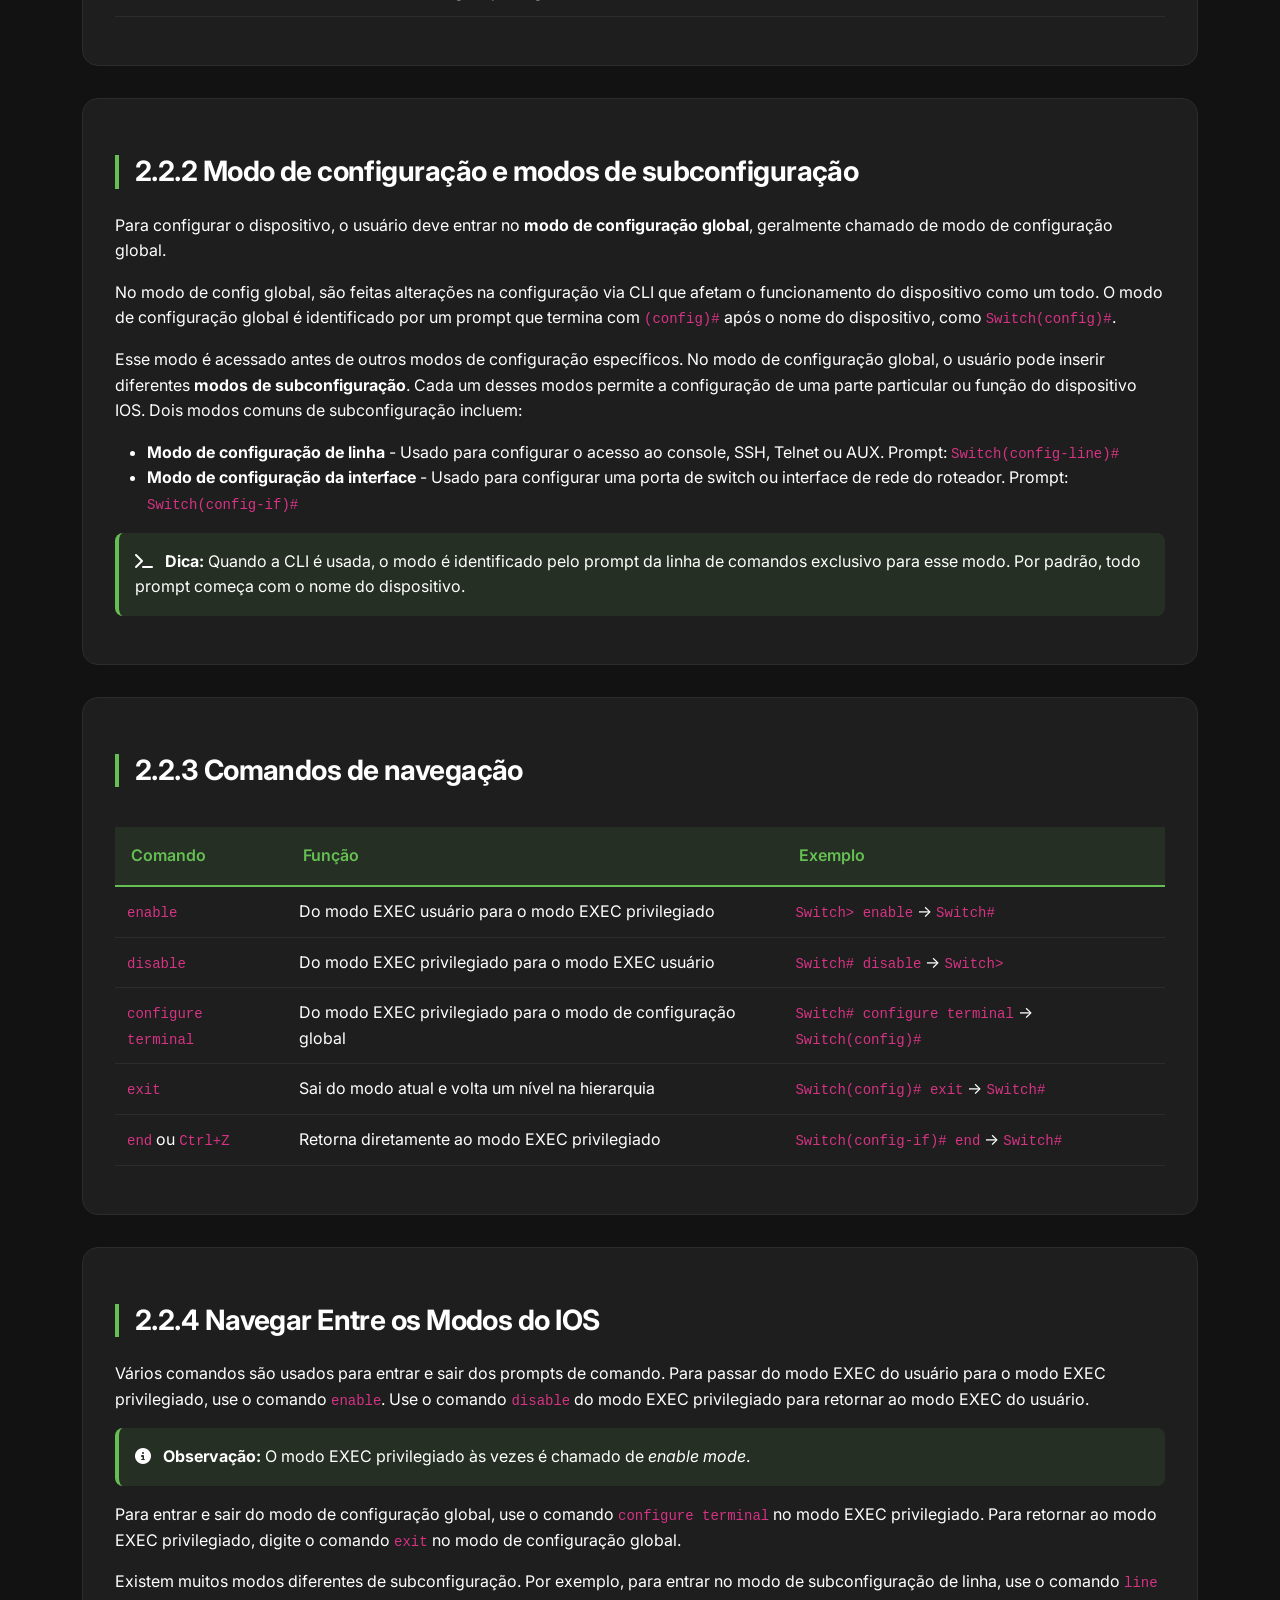
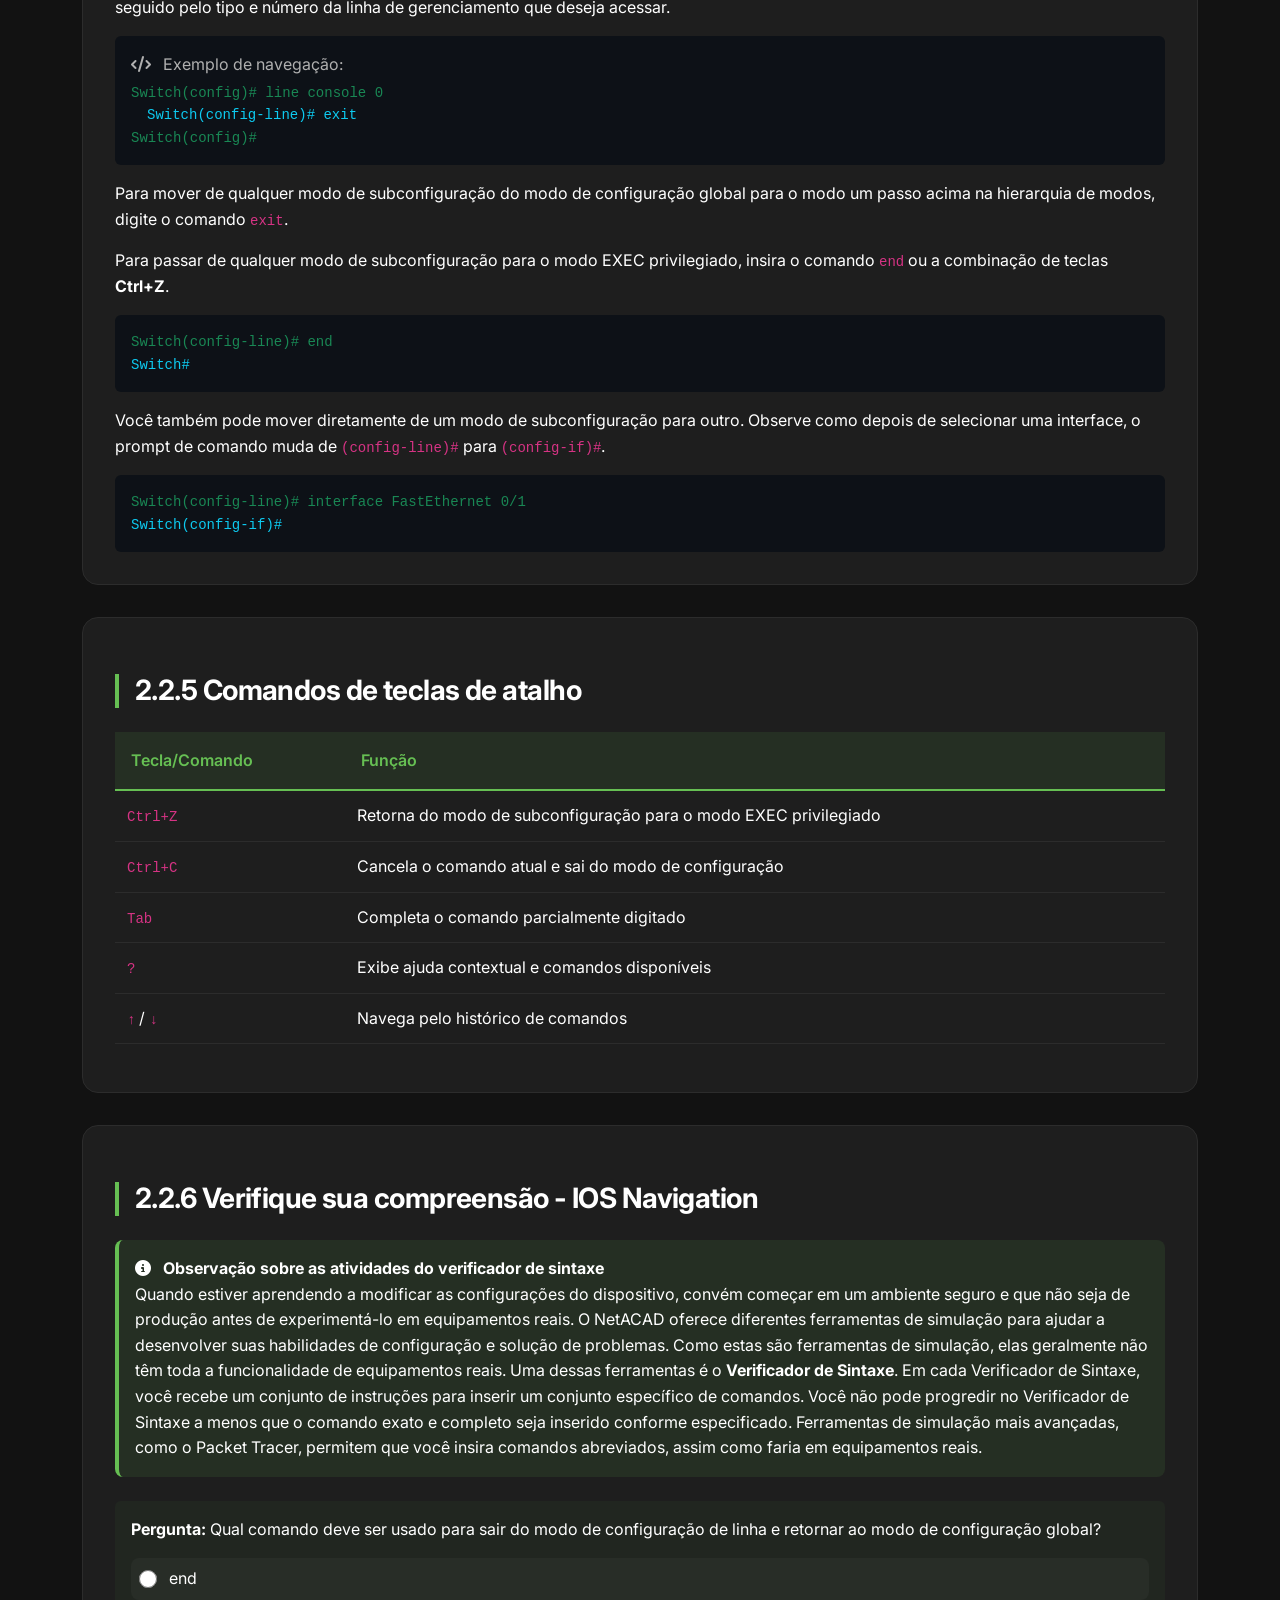
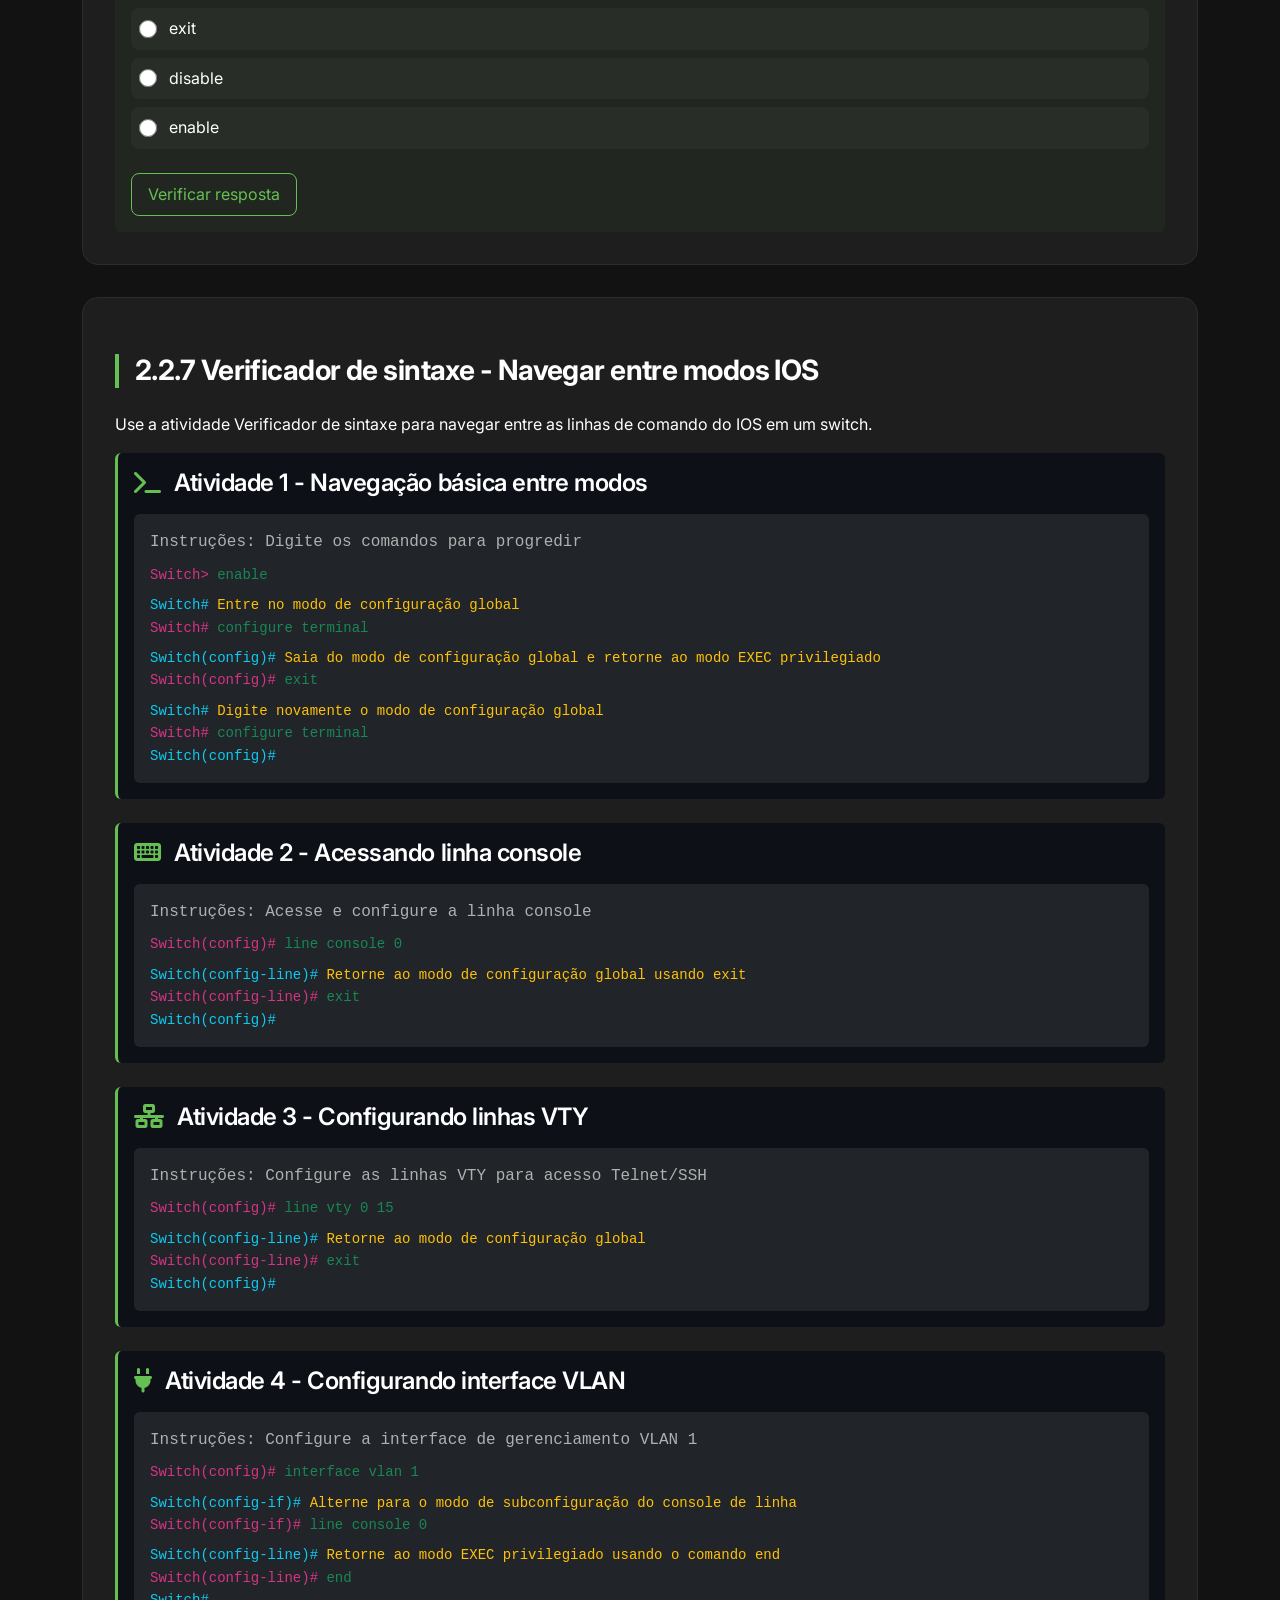
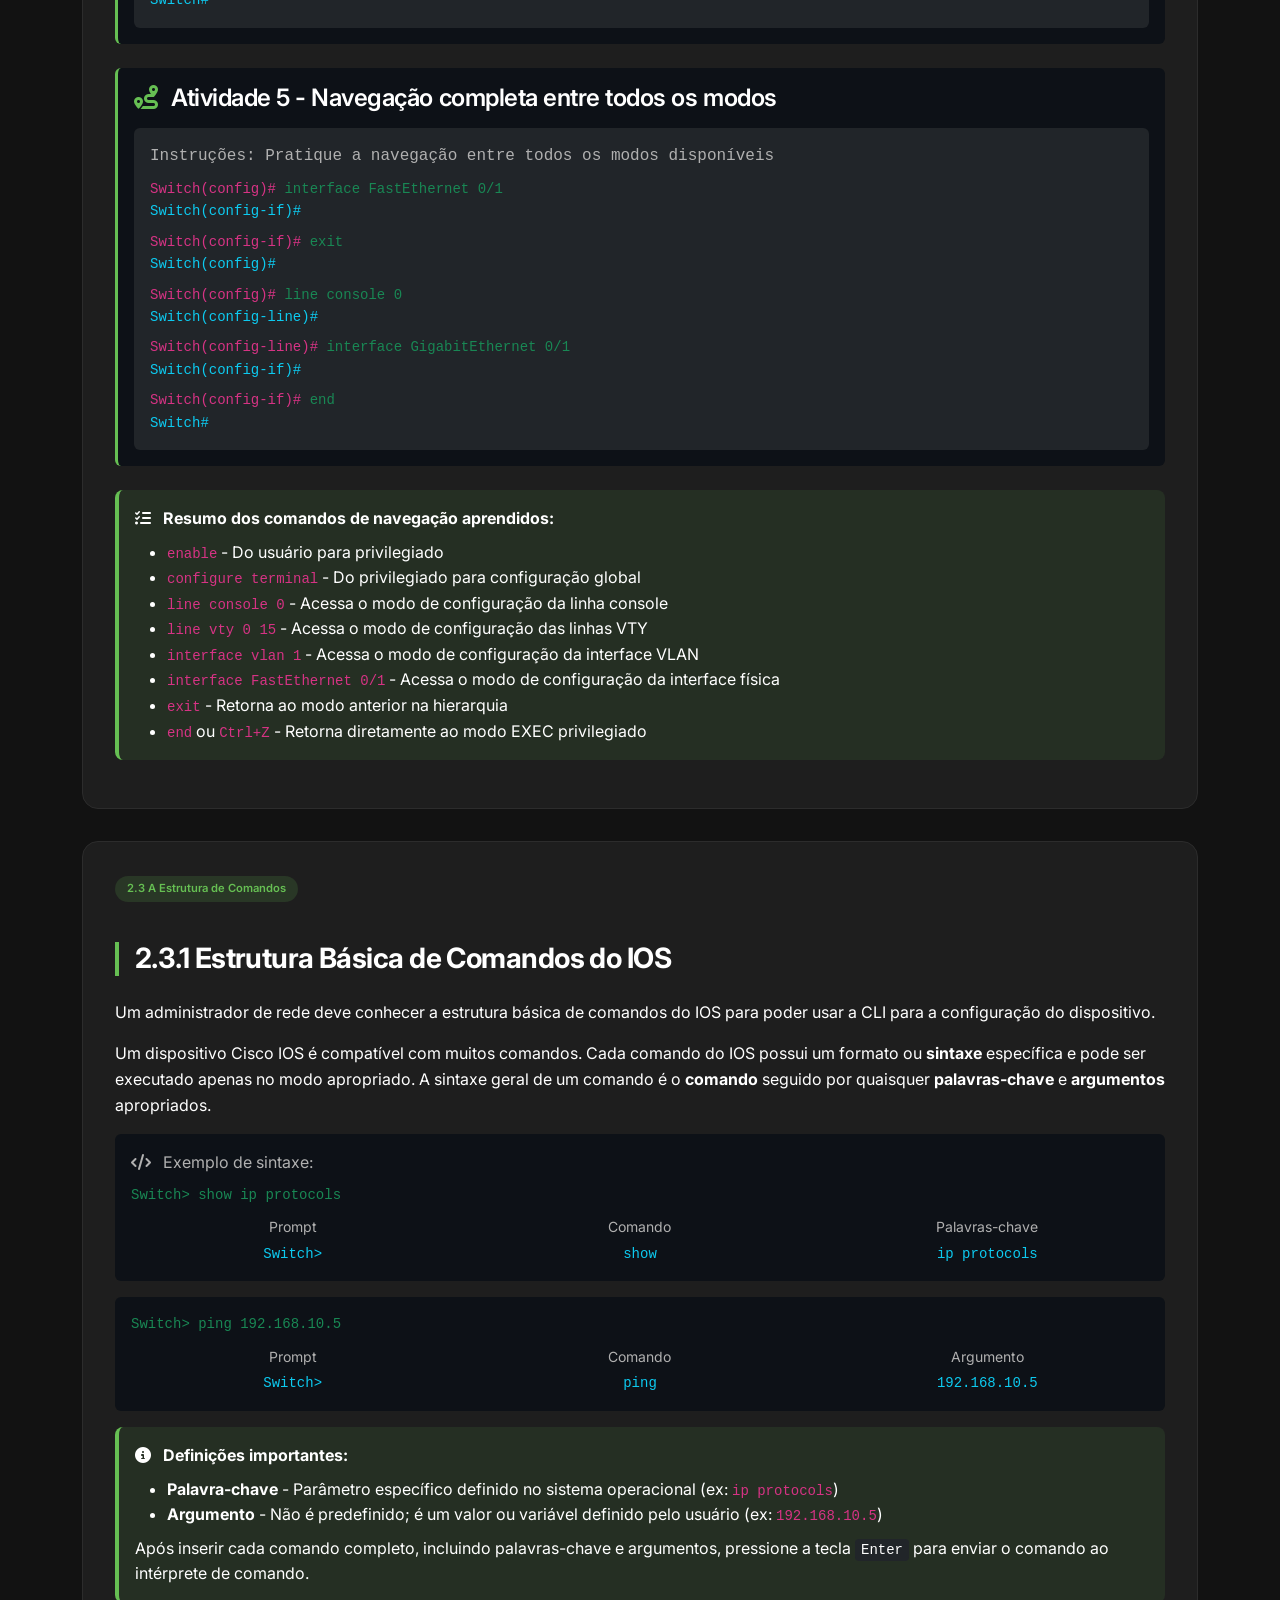
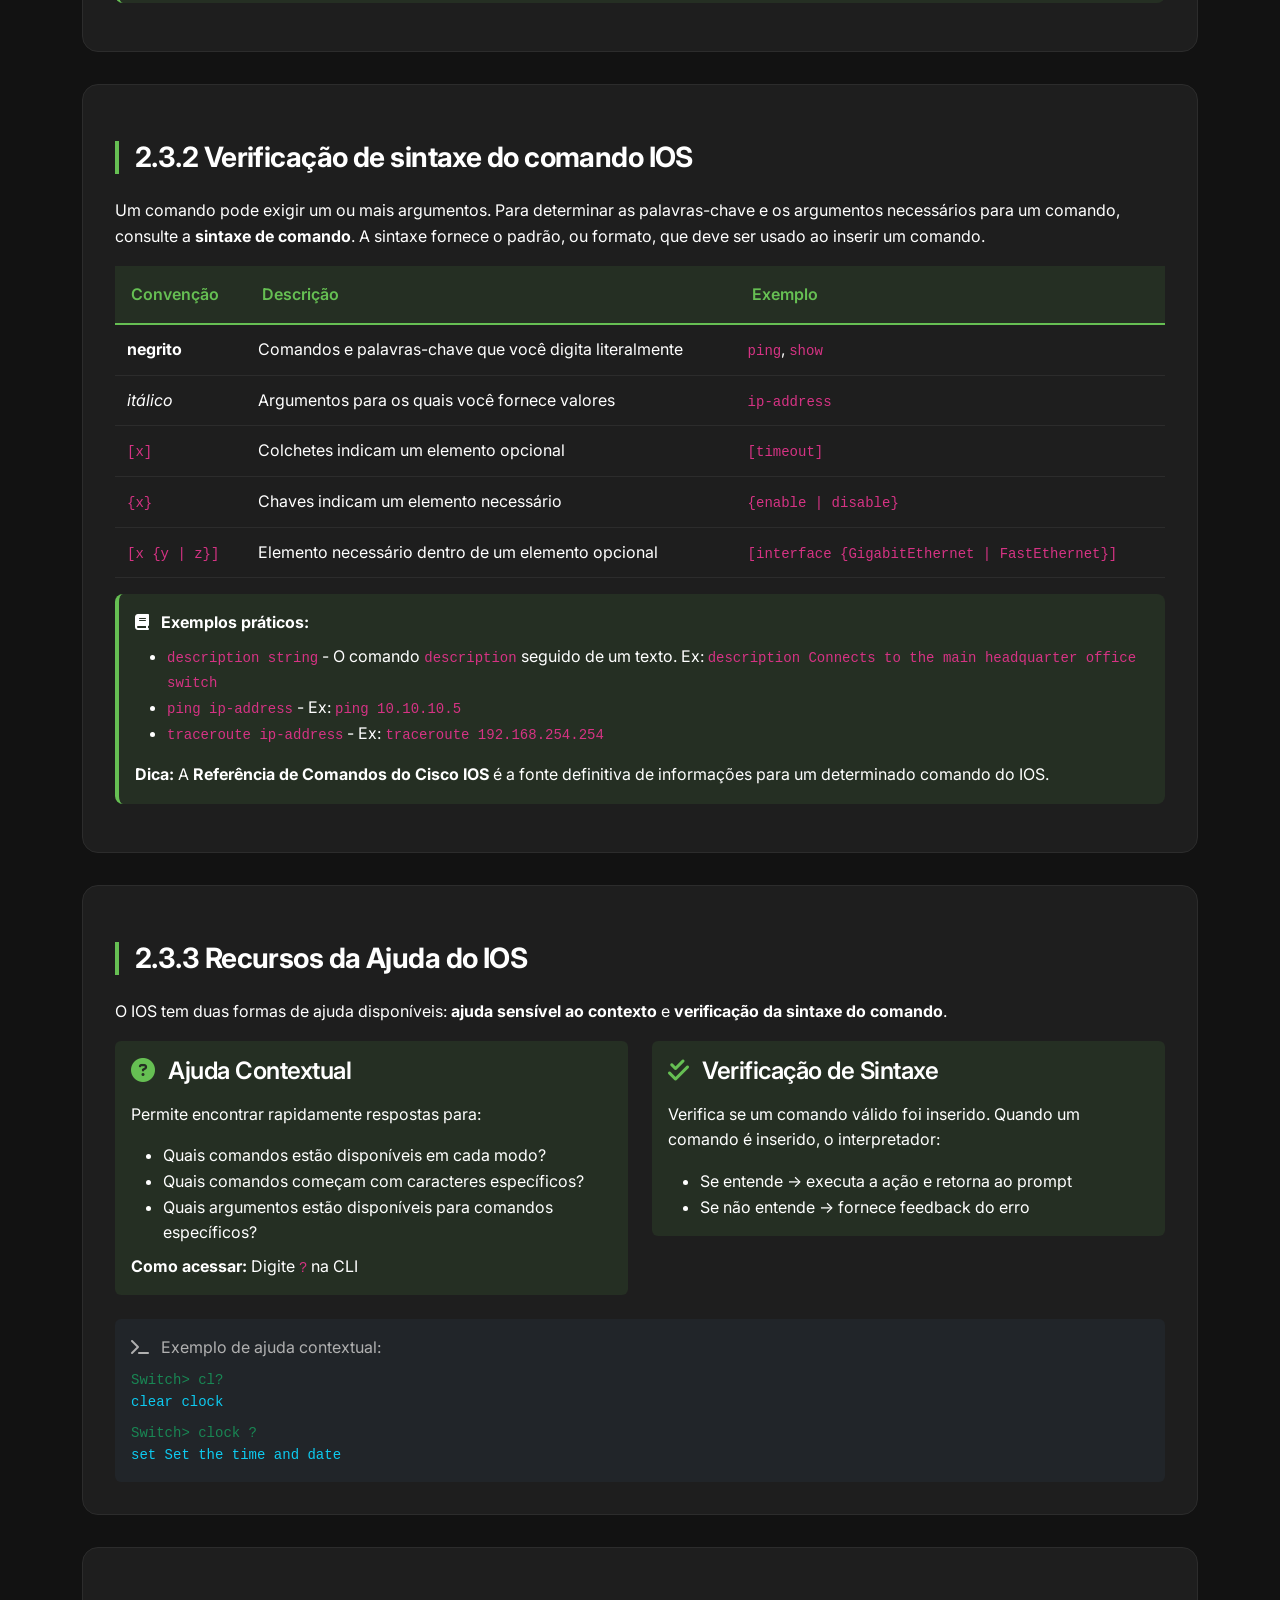
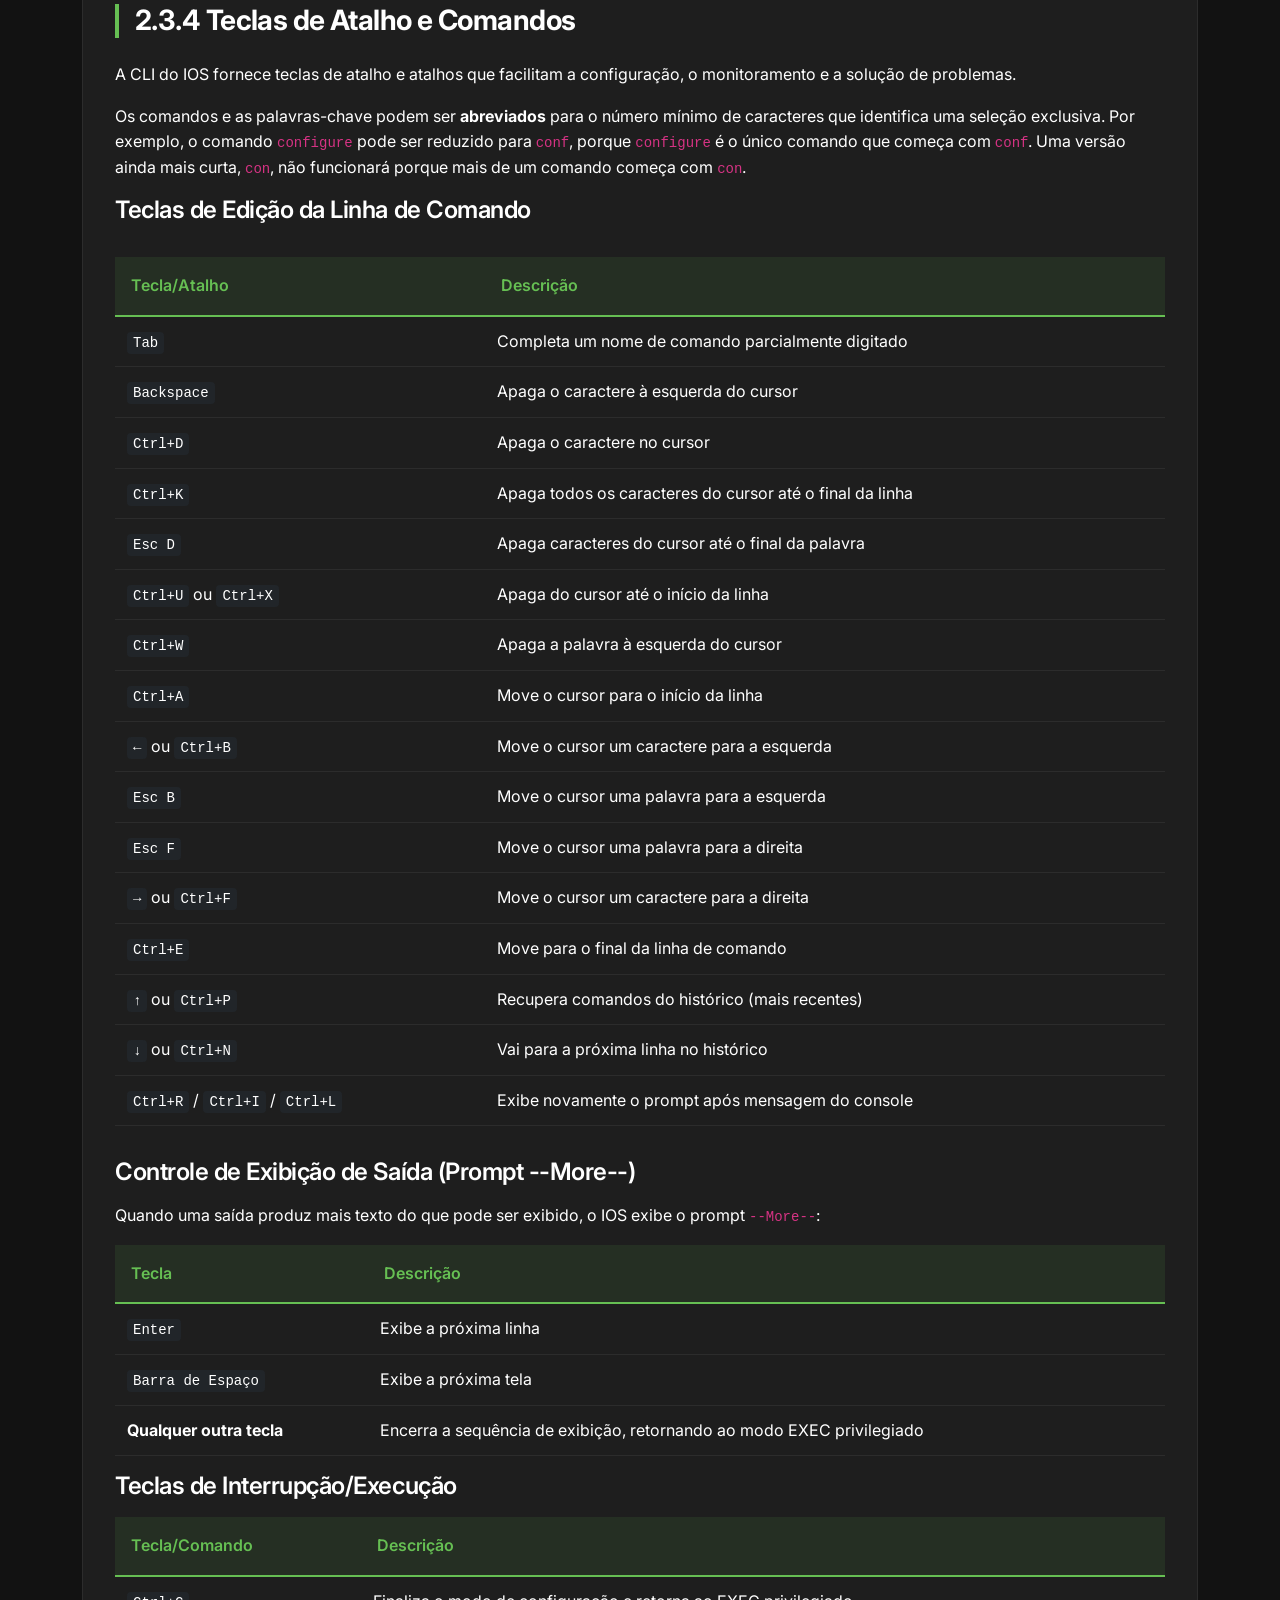
<file: pages/modulo_2.html>
<!doctype html>
<html lang="pt-br">
  <head>
    <meta charset="UTF-8" />
    <meta name="viewport" content="width=device-width, initial-scale=1.0" />
    <title>NET-ACAD · Módulo 2 | Acesso ao Cisco IOS</title>
    <link href="https://fonts.googleapis.com/css2?family=Inter:wght@300;400;500;600;700;800&display=swap" rel="stylesheet" />
    <link rel="stylesheet" href="https://cdnjs.cloudflare.com/ajax/libs/font-awesome/6.4.0/css/all.min.css" />
    <link href="https://cdn.jsdelivr.net/npm/bootstrap@5.3.0/dist/css/bootstrap.min.css" rel="stylesheet" />
    <link rel="stylesheet" href="../css/global.css" />
    <!-- NENHUM CSS INTERNO ADICIONADO - CONFORME BRIEFING -->
  </head>
  <style>
    .text-dim {
      text-decoration: none !important;
    }
  </style>
  <body>
    <!-- NAVBAR FIXA (classe navbar-glass) -->
    <nav class="navbar-glass">
      <div class="container">
        <a class="navbar-brand" href="../index.html">
          <i class="fas fa-skull"></i>
          Cyber<span style="color: white">Docs</span>
        </a>
        <a href="../index.html" class="btn-cisco-outline"> <i class="fas fa-arrow-left me-1"></i> Módulos </a>
      </div>
    </nav>

    <main class="container py-4">
      <!-- HEADER DO MÓDULO -->
      <div class="text-center mb-4">
        <span class="section-badge"> <i class="fas fa-cube me-1"></i> Módulo 2 </span>
        <h1 class="display-6 fw-bold">Acesso ao Cisco IOS</h1>
        <p class="text-dim">Introduction to Networks (ITN) · Cisco CCNAv7</p>
      </div>

      <!-- ÍNDICE RÁPIDO -->
      <div class="content-card mb-4">
        <h3 class="cisco-subtitle"><i class="fas fa-list me-2"></i> Navegação rápida</h3>
        <div class="row">
          <div class="col-md-6">
            <ul class="list-unstyled">
              <li>
                <a href="#secao-2-1-1" class="text-dim"
                  ><i class="fas fa-chevron-right me-2" style="color: var(--cisco-green)"></i>2.1.1 Sistemas Operacionais</a
                >
              </li>
              <li>
                <a href="#secao-2-1-2" class="text-dim"
                  ><i class="fas fa-chevron-right me-2" style="color: var(--cisco-green)"></i>2.1.2 GUI</a
                >
              </li>
              <li>
                <a href="#secao-2-1-3" class="text-dim"
                  ><i class="fas fa-chevron-right me-2" style="color: var(--cisco-green)"></i>2.1.3 Objetivo de um SO</a
                >
              </li>
              <li>
                <a href="#secao-2-1-4" class="text-dim"
                  ><i class="fas fa-chevron-right me-2" style="color: var(--cisco-green)"></i>2.1.4 Métodos de Acesso</a
                >
              </li>
              <li>
                <a href="#secao-2-1-5" class="text-dim"
                  ><i class="fas fa-chevron-right me-2" style="color: var(--cisco-green)"></i>2.1.5 Programas de Emulação de Terminal</a
                >
              </li>
              <li>
                <a href="#secao-2-1-6" class="text-dim"
                  ><i class="fas fa-chevron-right me-2" style="color: var(--cisco-green)"></i>2.1.6 Verifique sua compreensão - Cisco IOS
                  Access</a
                >
              </li>
            </ul>
          </div>
          <div class="col-md-6">
            <ul class="list-unstyled">
              <li>
                <a href="#secao-2-2-1" class="text-dim"
                  ><i class="fas fa-chevron-right me-2" style="color: var(--cisco-green)"></i>2.2.1 Modos de comando do IOS</a
                >
              </li>
              <li>
                <a href="#secao-2-2-2" class="text-dim"
                  ><i class="fas fa-chevron-right me-2" style="color: var(--cisco-green)"></i>2.2.2 Estrutura de ajuda do IOS</a
                >
              </li>
              <li>
                <a href="#secao-2-2-3" class="text-dim"
                  ><i class="fas fa-chevron-right me-2" style="color: var(--cisco-green)"></i>2.2.3 Comandos de navegação</a
                >
              </li>
              <li>
                <a href="#secao-2-2-4" class="text-dim"
                  ><i class="fas fa-chevron-right me-2" style="color: var(--cisco-green)"></i>2.2.4 Notação</a
                >
              </li>
              <li>
                <a href="#secao-2-2-5" class="text-dim"
                  ><i class="fas fa-chevron-right me-2" style="color: var(--cisco-green)"></i>2.2.5 Comandos de teclas de atalho</a
                >
              </li>
              <li>
                <a href="#secao-2-2-6" class="text-dim"
                  ><i class="fas fa-chevron-right me-2" style="color: var(--cisco-green)"></i>2.2.6 Verifique sua compreensão - IOS
                  Navigation</a
                >
              </li>
            </ul>
          </div>
        </div>
        <div class="row mt-3">
          <div class="col-md-6">
            <ul class="list-unstyled">
              <li>
                <a href="#secao-2-3-1" class="text-dim"
                  ><i class="fas fa-chevron-right me-2" style="color: var(--cisco-green)"></i>2.3.1 Conceitos básicos de comandos do IOS</a
                >
              </li>
              <li>
                <a href="#secao-2-3-2" class="text-dim"
                  ><i class="fas fa-chevron-right me-2" style="color: var(--cisco-green)"></i>2.3.2 Comandos do modo EXEC</a
                >
              </li>
              <li>
                <a href="#secao-2-3-3" class="text-dim"
                  ><i class="fas fa-chevron-right me-2" style="color: var(--cisco-green)"></i>2.3.3 Sintaxe de comando</a
                >
              </li>
              <li>
                <a href="#secao-2-3-4" class="text-dim"
                  ><i class="fas fa-chevron-right me-2" style="color: var(--cisco-green)"></i>2.3.4 Comandos e parâmetros</a
                >
              </li>
              <li>
                <a href="#secao-2-3-5" class="text-dim"
                  ><i class="fas fa-chevron-right me-2" style="color: var(--cisco-green)"></i>2.3.5 Verifique sua compreensão - Command
                  Structure</a
                >
              </li>
            </ul>
          </div>
          <div class="col-md-6">
            <ul class="list-unstyled">
              <li>
                <a href="#secao-2-4-1" class="text-dim"
                  ><i class="fas fa-chevron-right me-2" style="color: var(--cisco-green)"></i>2.4.1 Nomes de dispositivos</a
                >
              </li>
              <li>
                <a href="#secao-2-4-2" class="text-dim"
                  ><i class="fas fa-chevron-right me-2" style="color: var(--cisco-green)"></i>2.4.2 Senhas</a
                >
              </li>
              <li>
                <a href="#secao-2-4-3" class="text-dim"
                  ><i class="fas fa-chevron-right me-2" style="color: var(--cisco-green)"></i>2.4.3 Usando banners</a
                >
              </li>
              <li>
                <a href="#secao-2-4-4" class="text-dim"
                  ><i class="fas fa-chevron-right me-2" style="color: var(--cisco-green)"></i>2.4.4 Verifique sua compreensão - Basic Device
                  Configuration</a
                >
              </li>
            </ul>
          </div>
        </div>
        <div class="row mt-3">
          <div class="col-md-6">
            <ul class="list-unstyled">
              <li>
                <a href="#secao-2-5-1" class="text-dim"
                  ><i class="fas fa-chevron-right me-2" style="color: var(--cisco-green)"></i>2.5.1 Arquivos de configuração</a
                >
              </li>
              <li>
                <a href="#secao-2-5-2" class="text-dim"
                  ><i class="fas fa-chevron-right me-2" style="color: var(--cisco-green)"></i>2.5.2 Comandos de configuração</a
                >
              </li>
              <li>
                <a href="#secao-2-5-3" class="text-dim"
                  ><i class="fas fa-chevron-right me-2" style="color: var(--cisco-green)"></i>2.5.3 Verifique sua compreensão - Save
                  Configurations</a
                >
              </li>
            </ul>
          </div>
          <div class="col-md-6">
            <ul class="list-unstyled">
              <li>
                <a href="#secao-2-6-1" class="text-dim"
                  ><i class="fas fa-chevron-right me-2" style="color: var(--cisco-green)"></i>2.6.1 Portas e interfaces</a
                >
              </li>
              <li>
                <a href="#secao-2-6-2" class="text-dim"
                  ><i class="fas fa-chevron-right me-2" style="color: var(--cisco-green)"></i>2.6.2 Endereços IP</a
                >
              </li>
              <li>
                <a href="#secao-2-6-3" class="text-dim"
                  ><i class="fas fa-chevron-right me-2" style="color: var(--cisco-green)"></i>2.6.3 Verifique sua compreensão - Ports and
                  Addresses</a
                >
              </li>
            </ul>
          </div>
        </div>
        <div class="row mt-3">
          <div class="col-md-6">
            <ul class="list-unstyled">
              <li>
                <a href="#secao-2-7-1" class="text-dim"
                  ><i class="fas fa-chevron-right me-2" style="color: var(--cisco-green)"></i>2.7.1 Configuração de interfaces</a
                >
              </li>
              <li>
                <a href="#secao-2-7-2" class="text-dim"
                  ><i class="fas fa-chevron-right me-2" style="color: var(--cisco-green)"></i>2.7.2 Configuração de endereços IP</a
                >
              </li>
              <li>
                <a href="#secao-2-7-3" class="text-dim"
                  ><i class="fas fa-chevron-right me-2" style="color: var(--cisco-green)"></i>2.7.3 Verificação de configuração</a
                >
              </li>
              <li>
                <a href="#secao-2-7-4" class="text-dim"
                  ><i class="fas fa-chevron-right me-2" style="color: var(--cisco-green)"></i>2.7.4 Verifique sua compreensão - Configure IP
                  Addresses</a
                >
              </li>
            </ul>
          </div>
          <div class="col-md-6">
            <ul class="list-unstyled">
              <li>
                <a href="#secao-2-8-1" class="text-dim"
                  ><i class="fas fa-chevron-right me-2" style="color: var(--cisco-green)"></i>2.8.1 Protocolo ICMP</a
                >
              </li>
              <li>
                <a href="#secao-2-8-2" class="text-dim"
                  ><i class="fas fa-chevron-right me-2" style="color: var(--cisco-green)"></i>2.8.2 Comandos ping e traceroute</a
                >
              </li>
            </ul>
          </div>
        </div>
        <div class="row mt-3">
          <div class="col-md-6">
            <ul class="list-unstyled">
              <li>
                <a href="#secao-2-9-1" class="text-dim"
                  ><i class="fas fa-chevron-right me-2" style="color: var(--cisco-green)"></i>2.9.1 Laboratório - Configuração básica do
                  switch</a
                >
              </li>
              <li>
                <a href="#secao-2-9-2" class="text-dim"
                  ><i class="fas fa-chevron-right me-2" style="color: var(--cisco-green)"></i>2.9.2 Prática - Configuração de dispositivos
                  finais</a
                >
              </li>
              <li>
                <a href="#secao-2-9-3" class="text-dim"
                  ><i class="fas fa-chevron-right me-2" style="color: var(--cisco-green)"></i>2.9.3 Quiz - Módulo 2</a
                >
              </li>
              <li>
                <a href="#resumo" class="text-dim"
                  ><i class="fas fa-chevron-right me-2" style="color: var(--cisco-green)"></i>Resumo - Módulo 2</a
                >
              </li>
            </ul>
          </div>
        </div>
      </div>

      <!-- ================================================================ -->
      <!-- SEÇÃO 2.1.1 Sistemas Operacionais                                -->
      <!-- ================================================================ -->
      <div id="secao-2-1-1" class="content-card">
        <span class="section-badge">2.1.1</span>
        <h2 class="cisco-title">Sistemas Operacionais</h2>
        <p>
          Todos os dispositivos finais e de rede exigem um sistema operacional (SO). A parte do sistema operacional que interage diretamente
          com o hardware do computador é conhecida como <strong>kernel</strong>. A parte que tem interface com aplicações e o usuário é
          conhecida como <strong>shell</strong>. O usuário pode interagir com a shell por meio de uma <strong>CLI</strong> (Interface de
          linha de Comando) ou uma <strong>GUI</strong> (Interface Gráfica do Usuário).
        </p>

        <!-- Representação visual com ícones (substituindo imagem) -->
        <div class="packet-stack text-center my-4 p-4" style="background: var(--bg-card); border-radius: 16px">
          <div class="d-flex flex-column align-items-center gap-3">
            <div class="d-flex align-items-center gap-3 flex-wrap justify-content-center">
              <span class="badge bg-dark p-3 fs-6"><i class="fas fa-terminal me-2"></i> Shell (CLI/GUI)</span>
              <i class="fas fa-arrow-down fa-2x text-dim"></i>
              <span class="badge bg-secondary p-3 fs-6"><i class="fas fa-microchip me-2"></i> Kernel</span>
              <i class="fas fa-arrow-down fa-2x text-dim"></i>
              <span class="badge bg-dark p-3 fs-6"><i class="fas fa-server me-2"></i> Hardware</span>
            </div>
            <div class="alert-cisco w-100 mt-3">
              <i class="fas fa-info-circle me-2"></i>
              <strong>Shell</strong> → Interface do usuário (CLI ou GUI) · <strong>Kernel</strong> → Comunicação hardware/software ·
              <strong>Hardware</strong> → Parte física do computador
            </div>
          </div>
        </div>

        <!-- Terminal Cisco representando CLI -->
        <div class="ios-terminal mt-3">
          <pre><code>[analyst@secOps ~]$ ls
Desktop  Downloads  lab.support.files  second drive
[analyst@secOps ~]$ <span class="text-success">_</span></code></pre>
        </div>
        <p class="mt-2 text-dim">
          Ao usar uma CLI, o usuário interage diretamente com o sistema em um ambiente baseado em texto. A CLI requer pouca sobrecarga, mas
          exige conhecimento da estrutura de comandos.
        </p>
      </div>

      <!-- ================================================================ -->
      <!-- SEÇÃO 2.1.2 GUI                                                  -->
      <!-- ================================================================ -->
      <div id="secao-2-1-2" class="content-card">
        <span class="section-badge">2.1.2</span>
        <h2 class="cisco-title">GUI (Interface Gráfica do Usuário)</h2>
        <p>
          Uma GUI como Windows, macOS, Linux KDE, Apple iOS ou Android permite que o usuário interaja com o sistema usando um ambiente de
          ícones gráficos, menus e janelas. A GUI é mais fácil de usar e requer menos conhecimento da estrutura de comando subjacente. Por
          esse motivo, a maioria dos usuários depende de ambientes da GUI.
        </p>

        <!-- Representação com ícones de GUIs populares (substituindo imagem) -->
        <div class="d-flex flex-wrap justify-content-center gap-4 my-4 p-3" style="background: var(--bg-elevated); border-radius: 20px">
          <div class="text-center"><i class="fab fa-windows fa-3x" style="color: #00a4ef"></i><br /><span class="small">Windows</span></div>
          <div class="text-center"><i class="fab fa-apple fa-3x" style="color: #555"></i><br /><span class="small">macOS</span></div>
          <div class="text-center"><i class="fab fa-linux fa-3x" style="color: #f0c674"></i><br /><span class="small">Linux KDE</span></div>
          <div class="text-center"><i class="fab fa-android fa-3x" style="color: #3ddc84"></i><br /><span class="small">Android</span></div>
          <div class="text-center"><i class="fab fa-apple fa-3x" style="color: #999"></i><br /><span class="small">iOS</span></div>
        </div>

        <div class="alert-cisco mb-3">
          <i class="fas fa-exclamation-triangle me-2"></i>
          Nem sempre as GUIs podem fornecer todos os recursos disponíveis com a CLI. GUIs também podem falhar, congelar ou não funcionar
          como especificado.
        </div>
        <p>
          Os dispositivos de rede geralmente são acessados por meio de uma <strong>CLI</strong>. A CLI consome menos recursos e é muito
          estável, em comparação com uma GUI. A família de sistemas operacionais de rede usados em muitos dispositivos Cisco é denominada
          <strong>Cisco Internetwork Operating System (IOS)</strong>. Outros sistemas operacionais Cisco incluem IOS XE, IOS XR e NX-OS.
        </p>
        <div class="alert-cisco">
          <i class="fas fa-info-circle me-2"></i>
          <strong>Observação:</strong> O sistema operacional em roteadores domésticos geralmente é chamado firmware. O método mais comum
          para configurar um roteador residencial é usando uma GUI pelo navegador.
        </div>
      </div>

      <!-- ================================================================ -->
      <!-- SEÇÃO 2.1.3 Objetivo de um SO                                     -->
      <!-- ================================================================ -->
      <div id="secao-2-1-3" class="content-card">
        <span class="section-badge">2.1.3</span>
        <h2 class="cisco-title">Objetivo de um SO</h2>
        <p>
          Os sistemas operacionais de rede são semelhantes a um sistema operacional de PCs. Por meio de uma GUI, um sistema operacional de
          PC permite que o usuário faça o seguinte:
        </p>
        <ul class="text-dim">
          <li><i class="fas fa-mouse me-2 text-success"></i> Utilizar um mouse para fazer seleções e executar programas</li>
          <li><i class="fas fa-keyboard me-2 text-success"></i> Inserir texto e comandos baseados em texto</li>
          <li><i class="fas fa-desktop me-2 text-success"></i> Exibir a saída em um monitor</li>
        </ul>
        <p>Um sistema operacional de rede baseado em <strong>CLI</strong> (Cisco IOS) permite que um técnico de rede faça o seguinte:</p>
        <ul class="text-dim">
          <li><i class="fas fa-keyboard me-2 text-success"></i> Usar um teclado para executar programas de rede baseados na CLI</li>
          <li><i class="fas fa-terminal me-2 text-success"></i> Inserir texto e comandos baseados em texto</li>
          <li><i class="fas fa-display me-2 text-success"></i> Exibir a saída em um monitor</li>
        </ul>
        <p>
          Os dispositivos de rede Cisco executam determinadas versões do Cisco IOS. A versão do IOS depende do tipo de dispositivo usado e
          dos recursos necessários.
        </p>

        <!-- Tabela de versões de software (baseada no print da Cisco Download) -->
        <div class="table-responsive mt-3">
          <table class="table table-cisco">
            <thead>
              <tr>
                <th>Software/Firmware</th>
                <th>Release Date</th>
                <th>DRAM/FLASH</th>
                <th><i class="fas fa-download me-1"></i> Arquivo</th>
              </tr>
            </thead>
            <tbody>
              <tr>
                <td><i class="fas fa-check-circle text-success me-1"></i> LAN BASE</td>
                <td>09-Oct-2017</td>
                <td>64/32</td>
                <td><code>c2960-lanbasek9-mz.122-55.SE12.bin</code></td>
              </tr>
              <tr>
                <td><i class="fas fa-globe me-1 text-info"></i> LAN BASE WITH WEB BASED DEV MGR</td>
                <td>09-Oct-2017</td>
                <td>64/32</td>
                <td><code>c2960-lanbasek9-tar.122-55.SE12.tar</code></td>
              </tr>
            </tbody>
          </table>
        </div>
        <div class="d-flex flex-wrap gap-2 mt-2">
          <span class="ipv6-badge"><i class="fas fa-tag me-1"></i> 12.2.55-SE12(MD)</span>
          <span class="ipv6-badge"><i class="fas fa-star me-1"></i> Suggested Release</span>
          <span class="ipv6-badge"><i class="fas fa-cloud-arrow-up me-1"></i> Latest Release 15.0.2-SE11</span>
        </div>
      </div>

      <!-- ================================================================ -->
      <!-- SEÇÃO 2.1.4 Métodos de Acesso                                     -->
      <!-- ================================================================ -->
      <div id="secao-2-1-4" class="content-card">
        <span class="section-badge">2.1.4</span>
        <h2 class="cisco-title">Métodos de Acesso</h2>
        <p>
          Um switch encaminhará o tráfego por padrão e não precisa ser explicitamente configurado para operar. Independentemente do
          comportamento padrão, todos os switches devem ser configurados e protegidos.
        </p>

        <div class="table-responsive">
          <table class="table table-cisco">
            <thead>
              <tr>
                <th>Método</th>
                <th>Descrição</th>
              </tr>
            </thead>
            <tbody>
              <tr>
                <td><i class="fas fa-plug me-2 text-success"></i> <strong>Console</strong></td>
                <td>
                  Porta de gerenciamento físico que fornece acesso <strong>fora de banda</strong>. O dispositivo fica acessível mesmo sem
                  serviços de rede configurados. Necessário cabo de console especial e software de emulação de terminal.
                </td>
              </tr>
              <tr>
                <td><i class="fas fa-lock me-2 text-success"></i> <strong>Secure Shell (SSH)</strong></td>
                <td>
                  Método <strong>recomendado</strong> e dentro da banda para estabelecer conexão CLI segura e criptografada através de uma
                  rede. Requer serviços de rede ativos e interface com endereço IP.
                </td>
              </tr>
              <tr>
                <td><i class="fas fa-exclamation-triangle me-2 text-warning"></i> <strong>Telnet</strong></td>
                <td>
                  Método inseguro em banda. Não fornece criptografia; senhas e comandos são enviados em texto plano.
                  <strong>Melhor prática: usar SSH em vez de Telnet</strong>. Usar apenas em laboratório.
                </td>
              </tr>
            </tbody>
          </table>
        </div>
        <div class="alert-cisco mt-3">
          <i class="fas fa-info-circle me-2"></i>
          <strong>Nota:</strong> Alguns dispositivos (roteadores) possuem porta auxiliar (AUX) herdada para conexão remota via modem. A
          porta AUX também é do tipo fora de banda.
        </div>
      </div>

      <!-- ================================================================ -->
      <!-- SEÇÃO 2.1.5 Programas de Emulação de Terminal                      -->
      <!-- ================================================================ -->
      <div id="secao-2-1-5" class="content-card">
        <span class="section-badge">2.1.5</span>
        <h2 class="cisco-title">Programas de Emulação de Terminal</h2>
        <p>
          Existem vários programas de emulação de terminal que você pode usar para conectar-se a um dispositivo de rede por uma conexão
          serial por uma porta do console ou por uma conexão SSH/Telnet. Esses programas permitem que você aumente sua produtividade
          ajustando tamanhos de janela, alterando tamanhos de fontes e alterando esquemas de cores.
        </p>

        <!-- Cards dos três principais emuladores (substituindo imagens) -->
        <div class="row g-4 my-3">
          <!-- PuTTY Card -->
          <div class="col-md-4">
            <div class="content-card text-center h-100 p-3">
              <i class="fab fa-windows fa-3x mb-2" style="color: #306998"></i>
              <h4 class="cisco-subtitle">PuTTY</h4>
              <div class="ios-terminal text-start mt-2 small">
                <pre><code>PuTTY Configuration
  Host Name: ______
  Port: 22
  Connection type: SSH
  Saved Sessions: Default</code></pre>
              </div>
              <span class="badge bg-dark mt-2"><i class="fas fa-key me-1"></i> SSH / Telnet / Serial</span>
            </div>
          </div>
          <!-- Tera Term Card -->
          <div class="col-md-4">
            <div class="content-card text-center h-100 p-3">
              <i class="fas fa-terminal fa-3x mb-2" style="color: #4caf50"></i>
              <h4 class="cisco-subtitle">Tera Term</h4>
              <div class="ios-terminal text-start mt-2 small">
                <pre><code>COM3 - Tera Term VT
  TCP/IP · Host: ____
  TCP port#: 22
  SSH version: SSH2
  Serial · Port: COM3</code></pre>
              </div>
              <span class="badge bg-dark mt-2"><i class="fas fa-plug me-1"></i> Serial / SSH</span>
            </div>
          </div>
          <!-- SecureCRT Card -->
          <div class="col-md-4">
            <div class="content-card text-center h-100 p-3">
              <i class="fas fa-shield-halted fa-3x mb-2" style="color: #e67e22"></i>
              <h4 class="cisco-subtitle">SecureCRT</h4>
              <div class="ios-terminal text-start mt-2 small">
                <pre><code>Session Manager
  Protocol: SSH2
  Authentication:
    PublicKey · Password · GSSAPI
  Open in a tab</code></pre>
              </div>
              <span class="badge bg-dark mt-2"><i class="fas fa-lock me-1"></i> SSH2 / Avançado</span>
            </div>
          </div>
        </div>

        <!-- Comparativo de Recursos (Tabela) -->
        <div class="table-responsive mt-3">
          <table class="table table-cisco">
            <thead>
              <tr>
                <th>Emulador</th>
                <th>Protocolos Suportados</th>
                <th>Características</th>
              </tr>
            </thead>
            <tbody>
              <tr>
                <td><i class="fab fa-windows me-1"></i> PuTTY</td>
                <td>SSH, Telnet, Rlogin, Serial</td>
                <td>Leve, portátil, configuração de sessões, suporte a chaves públicas</td>
              </tr>
              <tr>
                <td><i class="fas fa-terminal me-1"></i> Tera Term</td>
                <td>SSH2, Telnet, Serial</td>
                <td>Macros, script em TTL, emulação VT100/VT382</td>
              </tr>
              <tr>
                <td><i class="fas fa-shield-halted me-1"></i> SecureCRT</td>
                <td>SSH2, Telnet, Serial, RDP</td>
                <td>Gerenciamento de sessões, autenticação multifator, scripts Python/VBS</td>
              </tr>
            </tbody>
          </table>
        </div>

        <!-- Janelas de diálogo representadas com cards (substituindo prints) -->
        <div class="alert-cisco mt-3 d-flex align-items-start gap-3 flex-wrap">
          <div class="flex-grow-1">
            <i class="fas fa-window-restore me-2 fa-lg"></i>
            <strong>Sessão SSH (PuTTY/Clone):</strong> Protocolo SSH2 · Hostname: 192.168.1.1 · Porta: 22 · Autenticação: PublicKey +
            Password
          </div>
          <div class="flex-grow-1">
            <i class="fas fa-check-circle text-success me-2"></i>
            Opções: <span class="badge bg-success">Show quick connect on startup</span>
            <span class="badge bg-secondary">Save session</span>
            <span class="badge bg-info">Open in a tab</span>
          </div>
        </div>
        <p class="text-dim mt-2">
          <i class="fas fa-lightbulb me-2 text-warning"></i> Dica: Esses emuladores permitem ajustar tamanhos de janela, fontes, esquemas de
          cores e salvar sessões para acesso rápido a roteadores e switches Cisco.
        </p>
      </div>

      <!-- ================================================================ -->
      <!-- QUIZ INTERATIVO (padronizado) sobre o módulo 2.1                -->
      <!-- ================================================================ -->
      <div class="content-card">
        <h3 class="cisco-subtitle"><i class="fas fa-quiz me-2"></i> Verifique seu aprendizado</h3>
        <p>
          <strong
            >Qual é o método de acesso mais seguro e recomendado para estabelecer uma conexão CLI remota a um dispositivo de rede Cisco,
            considerando boas práticas de segurança?</strong
          >
        </p>

        <div class="quiz-option" onclick="document.getElementById('q1').checked = true">
          <input type="radio" name="quiz" id="q1" value="correta" />
          <label>SSH (Secure Shell) - fornece criptografia e autenticação segura para acesso remoto</label>
        </div>
        <div class="quiz-option" onclick="document.getElementById('q2').checked = true">
          <input type="radio" name="quiz" id="q2" value="errada" />
          <label>Telnet - por ser mais rápido e leve, ideal para redes corporativas</label>
        </div>
        <div class="quiz-option" onclick="document.getElementById('q3').checked = true">
          <input type="radio" name="quiz" id="q3" value="errada" />
          <label>Console - pois permite acesso remoto sem configuração de rede</label>
        </div>
        <div class="quiz-option" onclick="document.getElementById('q4').checked = true">
          <input type="radio" name="quiz" id="q4" value="errada" />
          <label>GUI do navegador - mais fácil e com todos os recursos da CLI</label>
        </div>

        <button class="btn-check-answer mt-2" onclick="checkQuiz()">Verificar resposta <i class="fas fa-arrow-right ms-1"></i></button>
        <div id="quizResposta" class="quiz-answer mt-2" style="display: none"></div>
      </div>
      <!-- ================= SEÇÃO 2.2 ================= -->
      <div id="secao-2-2-1" class="content-card">
        <span class="section-badge">2.2 Navegação IOS</span>

        <!-- 2.2.1 Modos de Comando Primários -->
        <h2 class="cisco-title">2.2.1 Modos de Comando Primários</h2>
        <p>Como recurso de segurança, o software Cisco IOS separa o acesso de gerenciamento nestes dois modos de comando:</p>
        <ul>
          <li>
            <strong>Modo EXEC de usuário</strong> - Este modo possui recursos limitados, mas é útil para operações básicas. Ele permite
            apenas um número limitado de comandos de monitoramento básicos, mas não permite a execução de nenhum comando que possa alterar a
            configuração do dispositivo. O modo EXEC usuário é identificado pelo prompt da CLI que termina com o símbolo <code>&gt;</code>.
          </li>
          <li>
            <strong>Modo EXEC privilegiado</strong> - Para executar comandos de configuração, um administrador de rede deve acessar o modo
            EXEC privilegiado. Modos de configuração mais altos, como o modo de configuração global, só podem ser acessados do modo EXEC
            privilegiado. O modo EXEC privilegiado pode ser identificado pelo prompt que termina com o <code>#</code> símbolo.
          </li>
        </ul>

        <table class="table table-cisco">
          <thead>
            <tr>
              <th>Modo de Comando</th>
              <th>Descrição</th>
              <th>Prompt Padrão</th>
            </tr>
          </thead>
          <tbody>
            <tr>
              <td><strong>Modo EXEC usuário</strong></td>
              <td>• Acesso limitado a comandos básicos de monitoramento<br />• Modo "view-only"</td>
              <td><code>Switch&gt;</code> <code>Router&gt;</code></td>
            </tr>
            <tr>
              <td><strong>Modo EXEC privilegiado</strong></td>
              <td>• Acesso a todos os comandos e recursos<br />• Configuração e gerenciamento</td>
              <td><code>Switch#</code> <code>Router#</code></td>
            </tr>
          </tbody>
        </table>
      </div>

      <!-- 2.2.2 Modo de configuração e modos de subconfiguração -->
      <div id="secao-2-2-2" class="content-card">
        <h2 class="cisco-title">2.2.2 Modo de configuração e modos de subconfiguração</h2>
        <p>
          Para configurar o dispositivo, o usuário deve entrar no <strong>modo de configuração global</strong>, geralmente chamado de modo
          de configuração global.
        </p>
        <p>
          No modo de config global, são feitas alterações na configuração via CLI que afetam o funcionamento do dispositivo como um todo. O
          modo de configuração global é identificado por um prompt que termina com
          <code>(config)#</code> após o nome do dispositivo, como <code>Switch(config)#</code>.
        </p>
        <p>
          Esse modo é acessado antes de outros modos de configuração específicos. No modo de configuração global, o usuário pode inserir
          diferentes <strong>modos de subconfiguração</strong>. Cada um desses modos permite a configuração de uma parte particular ou
          função do dispositivo IOS. Dois modos comuns de subconfiguração incluem:
        </p>
        <ul>
          <li>
            <strong>Modo de configuração de linha</strong> - Usado para configurar o acesso ao console, SSH, Telnet ou AUX. Prompt:
            <code>Switch(config-line)#</code>
          </li>
          <li>
            <strong>Modo de configuração da interface</strong> - Usado para configurar uma porta de switch ou interface de rede do roteador.
            Prompt: <code>Switch(config-if)#</code>
          </li>
        </ul>
        <div class="alert-cisco">
          <i class="fas fa-terminal me-2"></i>
          <strong>Dica:</strong> Quando a CLI é usada, o modo é identificado pelo prompt da linha de comandos exclusivo para esse modo. Por
          padrão, todo prompt começa com o nome do dispositivo.
        </div>
      </div>

      <!-- 2.2.3 Comandos de navegação -->
      <div id="secao-2-2-3" class="content-card">
        <h2 class="cisco-title">2.2.3 Comandos de navegação</h2>
        <div class="table-responsive">
          <table class="table table-cisco">
            <thead>
              <tr>
                <th>Comando</th>
                <th>Função</th>
                <th>Exemplo</th>
              </tr>
            </thead>
            <tbody>
              <tr>
                <td><code>enable</code></td>
                <td>Do modo EXEC usuário para o modo EXEC privilegiado</td>
                <td><code>Switch&gt; enable</code> → <code>Switch#</code></td>
              </tr>
              <tr>
                <td><code>disable</code></td>
                <td>Do modo EXEC privilegiado para o modo EXEC usuário</td>
                <td><code>Switch# disable</code> → <code>Switch&gt;</code></td>
              </tr>
              <tr>
                <td><code>configure terminal</code></td>
                <td>Do modo EXEC privilegiado para o modo de configuração global</td>
                <td><code>Switch# configure terminal</code> → <code>Switch(config)#</code></td>
              </tr>
              <tr>
                <td><code>exit</code></td>
                <td>Sai do modo atual e volta um nível na hierarquia</td>
                <td><code>Switch(config)# exit</code> → <code>Switch#</code></td>
              </tr>
              <tr>
                <td><code>end</code> ou <code>Ctrl+Z</code></td>
                <td>Retorna diretamente ao modo EXEC privilegiado</td>
                <td><code>Switch(config-if)# end</code> → <code>Switch#</code></td>
              </tr>
            </tbody>
          </table>
        </div>
      </div>

      <!-- 2.2.4 Navegar Entre os Modos do IOS -->
      <div id="secao-2-2-4" class="content-card">
        <h2 class="cisco-title">2.2.4 Navegar Entre os Modos do IOS</h2>
        <p>
          Vários comandos são usados para entrar e sair dos prompts de comando. Para passar do modo EXEC do usuário para o modo EXEC
          privilegiado, use o comando <code>enable</code>. Use o comando <code>disable</code> do modo EXEC privilegiado para retornar ao
          modo EXEC do usuário.
        </p>
        <div class="alert-cisco">
          <i class="fas fa-info-circle me-2"></i>
          <strong>Observação:</strong> O modo EXEC privilegiado às vezes é chamado de <em>enable mode</em>.
        </div>
        <p>
          Para entrar e sair do modo de configuração global, use o comando <code>configure terminal</code> no modo EXEC privilegiado. Para
          retornar ao modo EXEC privilegiado, digite o comando <code>exit</code> no modo de configuração global.
        </p>
        <p>
          Existem muitos modos diferentes de subconfiguração. Por exemplo, para entrar no modo de subconfiguração de linha, use o comando
          <code>line</code> seguido pelo tipo e número da linha de gerenciamento que deseja acessar.
        </p>

        <div class="bg-dark p-3 rounded mb-3" style="background: #0d1117 !important">
          <p class="mb-1 text-dim"><i class="fas fa-code me-2"></i> Exemplo de navegação:</p>
          <code class="d-block text-success">Switch(config)# line console 0</code>
          <code class="d-block text-info ms-3">Switch(config-line)# exit</code>
          <code class="d-block text-success">Switch(config)#</code>
        </div>

        <p>
          Para mover de qualquer modo de subconfiguração do modo de configuração global para o modo um passo acima na hierarquia de modos,
          digite o comando <code>exit</code>.
        </p>
        <p>
          Para passar de qualquer modo de subconfiguração para o modo EXEC privilegiado, insira o comando
          <code>end</code> ou a combinação de teclas <strong>Ctrl+Z</strong>.
        </p>

        <div class="bg-dark p-3 rounded mb-3" style="background: #0d1117 !important">
          <code class="d-block text-success">Switch(config-line)# end</code>
          <code class="d-block text-info">Switch#</code>
        </div>

        <p>
          Você também pode mover diretamente de um modo de subconfiguração para outro. Observe como depois de selecionar uma interface, o
          prompt de comando muda de <code>(config-line)#</code> para <code>(config-if)#</code>.
        </p>

        <div class="bg-dark p-3 rounded" style="background: #0d1117 !important">
          <code class="d-block text-success">Switch(config-line)# interface FastEthernet 0/1</code>
          <code class="d-block text-info">Switch(config-if)#</code>
        </div>
      </div>

      <!-- 2.2.5 Comandos de teclas de atalho -->
      <div id="secao-2-2-5" class="content-card">
        <h2 class="cisco-title">2.2.5 Comandos de teclas de atalho</h2>
        <table class="table table-cisco">
          <thead>
            <tr>
              <th>Tecla/Comando</th>
              <th>Função</th>
            </tr>
          </thead>
          <tbody>
            <tr>
              <td><code>Ctrl+Z</code></td>
              <td>Retorna do modo de subconfiguração para o modo EXEC privilegiado</td>
            </tr>
            <tr>
              <td><code>Ctrl+C</code></td>
              <td>Cancela o comando atual e sai do modo de configuração</td>
            </tr>
            <tr>
              <td><code>Tab</code></td>
              <td>Completa o comando parcialmente digitado</td>
            </tr>
            <tr>
              <td><code>?</code></td>
              <td>Exibe ajuda contextual e comandos disponíveis</td>
            </tr>
            <tr>
              <td><code>↑</code> / <code>↓</code></td>
              <td>Navega pelo histórico de comandos</td>
            </tr>
          </tbody>
        </table>
      </div>

      <!-- 2.2.6 Verifique sua compreensão -->
      <div id="secao-2-2-6" class="content-card">
        <h2 class="cisco-title">2.2.6 Verifique sua compreensão - IOS Navigation</h2>

        <div class="alert-cisco mb-4">
          <i class="fas fa-info-circle me-2"></i>
          <strong>Observação sobre as atividades do verificador de sintaxe</strong><br />
          Quando estiver aprendendo a modificar as configurações do dispositivo, convém começar em um ambiente seguro e que não seja de
          produção antes de experimentá-lo em equipamentos reais. O NetACAD oferece diferentes ferramentas de simulação para ajudar a
          desenvolver suas habilidades de configuração e solução de problemas. Como estas são ferramentas de simulação, elas geralmente não
          têm toda a funcionalidade de equipamentos reais. Uma dessas ferramentas é o <strong>Verificador de Sintaxe</strong>. Em cada
          Verificador de Sintaxe, você recebe um conjunto de instruções para inserir um conjunto específico de comandos. Você não pode
          progredir no Verificador de Sintaxe a menos que o comando exato e completo seja inserido conforme especificado. Ferramentas de
          simulação mais avançadas, como o Packet Tracer, permitem que você insira comandos abreviados, assim como faria em equipamentos
          reais.
        </div>

        <div class="quiz-container p-3 rounded" style="background: rgba(102, 191, 83, 0.05)">
          <p>
            <strong>Pergunta:</strong> Qual comando deve ser usado para sair do modo de configuração de linha e retornar ao modo de
            configuração global?
          </p>
          <div class="quiz-option" onclick="document.getElementById('q-navigation-1').checked = true">
            <input type="radio" name="q-navigation" id="q-navigation-1" value="end" /> <label>end</label>
          </div>
          <div class="quiz-option" onclick="document.getElementById('q-navigation-2').checked = true">
            <input type="radio" name="q-navigation" id="q-navigation-2" value="exit" /> <label>exit</label>
          </div>
          <div class="quiz-option" onclick="document.getElementById('q-navigation-3').checked = true">
            <input type="radio" name="q-navigation" id="q-navigation-3" value="disable" /> <label>disable</label>
          </div>
          <div class="quiz-option" onclick="document.getElementById('q-navigation-4').checked = true">
            <input type="radio" name="q-navigation" id="q-navigation-4" value="enable" /> <label>enable</label>
          </div>
          <button class="btn-cisco-outline mt-3" onclick="checkNavigationQuiz()">Verificar resposta</button>
          <div id="quiz-navigation-resposta" class="quiz-answer mt-2" style="display: none"></div>
        </div>
      </div>

      <!-- 2.2.7 Verificador de sintaxe - Navegar entre modos IOS -->
      <div id="secao-2-2-7" class="content-card">
        <h2 class="cisco-title">2.2.7 Verificador de sintaxe - Navegar entre modos IOS</h2>
        <p>Use a atividade Verificador de sintaxe para navegar entre as linhas de comando do IOS em um switch.</p>

        <!-- Seção 1: Modos básicos -->
        <div class="syntax-checker-section mb-4 p-3 rounded" style="background: #0d1117; border-left: 3px solid var(--cisco-green)">
          <h4><i class="fas fa-terminal me-2" style="color: var(--cisco-green)"></i> Atividade 1 - Navegação básica entre modos</h4>
          <div class="bg-dark p-3 rounded font-monospace">
            <p class="text-dim mb-2">Instruções: Digite os comandos para progredir</p>
            <code class="d-block">Switch&gt; <span class="text-success">enable</span></code>
            <code class="d-block text-info mt-2">Switch# <span class="text-warning">Entre no modo de configuração global</span></code>
            <code class="d-block">Switch# <span class="text-success">configure terminal</span></code>
            <code class="d-block text-info mt-2"
              >Switch(config)#
              <span class="text-warning">Saia do modo de configuração global e retorne ao modo EXEC privilegiado</span></code
            >
            <code class="d-block">Switch(config)# <span class="text-success">exit</span></code>
            <code class="d-block text-info mt-2"
              >Switch# <span class="text-warning">Digite novamente o modo de configuração global</span></code
            >
            <code class="d-block">Switch# <span class="text-success">configure terminal</span></code>
            <code class="d-block text-info">Switch(config)#</code>
          </div>
        </div>

        <!-- Seção 2: Navegação linha console -->
        <div class="syntax-checker-section mb-4 p-3 rounded" style="background: #0d1117; border-left: 3px solid var(--cisco-green)">
          <h4><i class="fas fa-keyboard me-2" style="color: var(--cisco-green)"></i> Atividade 2 - Acessando linha console</h4>
          <div class="bg-dark p-3 rounded font-monospace">
            <p class="text-dim mb-2">Instruções: Acesse e configure a linha console</p>
            <code class="d-block">Switch(config)# <span class="text-success">line console 0</span></code>
            <code class="d-block text-info mt-2"
              >Switch(config-line)# <span class="text-warning">Retorne ao modo de configuração global usando exit</span></code
            >
            <code class="d-block">Switch(config-line)# <span class="text-success">exit</span></code>
            <code class="d-block text-info">Switch(config)#</code>
          </div>
        </div>

        <!-- Seção 3: Acessando linha VTY -->
        <div class="syntax-checker-section mb-4 p-3 rounded" style="background: #0d1117; border-left: 3px solid var(--cisco-green)">
          <h4><i class="fas fa-network-wired me-2" style="color: var(--cisco-green)"></i> Atividade 3 - Configurando linhas VTY</h4>
          <div class="bg-dark p-3 rounded font-monospace">
            <p class="text-dim mb-2">Instruções: Configure as linhas VTY para acesso Telnet/SSH</p>
            <code class="d-block">Switch(config)# <span class="text-success">line vty 0 15</span></code>
            <code class="d-block text-info mt-2"
              >Switch(config-line)# <span class="text-warning">Retorne ao modo de configuração global</span></code
            >
            <code class="d-block">Switch(config-line)# <span class="text-success">exit</span></code>
            <code class="d-block text-info">Switch(config)#</code>
          </div>
        </div>

        <!-- Seção 4: Navegação interface VLAN -->
        <div class="syntax-checker-section mb-4 p-3 rounded" style="background: #0d1117; border-left: 3px solid var(--cisco-green)">
          <h4><i class="fas fa-plug me-2" style="color: var(--cisco-green)"></i> Atividade 4 - Configurando interface VLAN</h4>
          <div class="bg-dark p-3 rounded font-monospace">
            <p class="text-dim mb-2">Instruções: Configure a interface de gerenciamento VLAN 1</p>
            <code class="d-block">Switch(config)# <span class="text-success">interface vlan 1</span></code>
            <code class="d-block text-info mt-2"
              >Switch(config-if)# <span class="text-warning">Alterne para o modo de subconfiguração do console de linha</span></code
            >
            <code class="d-block">Switch(config-if)# <span class="text-success">line console 0</span></code>
            <code class="d-block text-info mt-2"
              >Switch(config-line)# <span class="text-warning">Retorne ao modo EXEC privilegiado usando o comando end</span></code
            >
            <code class="d-block">Switch(config-line)# <span class="text-success">end</span></code>
            <code class="d-block text-info">Switch#</code>
          </div>
        </div>

        <!-- Seção 5: Navegação completa -->
        <div class="syntax-checker-section mb-4 p-3 rounded" style="background: #0d1117; border-left: 3px solid var(--cisco-green)">
          <h4><i class="fas fa-route me-2" style="color: var(--cisco-green)"></i> Atividade 5 - Navegação completa entre todos os modos</h4>
          <div class="bg-dark p-3 rounded font-monospace">
            <p class="text-dim mb-2">Instruções: Pratique a navegação entre todos os modos disponíveis</p>
            <code class="d-block">Switch(config)# <span class="text-success">interface FastEthernet 0/1</span></code>
            <code class="d-block text-info">Switch(config-if)#</code>
            <code class="d-block mt-2">Switch(config-if)# <span class="text-success">exit</span></code>
            <code class="d-block text-info">Switch(config)#</code>
            <code class="d-block mt-2">Switch(config)# <span class="text-success">line console 0</span></code>
            <code class="d-block text-info">Switch(config-line)#</code>
            <code class="d-block mt-2">Switch(config-line)# <span class="text-success">interface GigabitEthernet 0/1</span></code>
            <code class="d-block text-info">Switch(config-if)#</code>
            <code class="d-block mt-2">Switch(config-if)# <span class="text-success">end</span></code>
            <code class="d-block text-info">Switch#</code>
          </div>
        </div>

        <!-- Resumo dos comandos -->
        <div class="alert-cisco mt-3">
          <i class="fas fa-list-check me-2"></i>
          <strong>Resumo dos comandos de navegação aprendidos:</strong>
          <ul class="mt-2 mb-0">
            <li><code>enable</code> - Do usuário para privilegiado</li>
            <li><code>configure terminal</code> - Do privilegiado para configuração global</li>
            <li><code>line console 0</code> - Acessa o modo de configuração da linha console</li>
            <li><code>line vty 0 15</code> - Acessa o modo de configuração das linhas VTY</li>
            <li><code>interface vlan 1</code> - Acessa o modo de configuração da interface VLAN</li>
            <li><code>interface FastEthernet 0/1</code> - Acessa o modo de configuração da interface física</li>
            <li><code>exit</code> - Retorna ao modo anterior na hierarquia</li>
            <li><code>end</code> ou <code>Ctrl+Z</code> - Retorna diretamente ao modo EXEC privilegiado</li>
          </ul>
        </div>
        <!-- 
        <div class="text-center mt-4">
          <button class="btn-cisco-outline me-2" onclick="resetSyntaxChecker()"><i class="fas fa-redo-alt me-1"></i> Redefinir</button>
          <button class="btn-cisco-outline" onclick="showAllCommands()"><i class="fas fa-eye me-1"></i> Mostrar tudo</button>
        </div> -->
      </div>
      <!-- ================= SEÇÃO 2.3 ================= -->
      <div id="secao-2-3-1" class="content-card">
        <span class="section-badge">2.3 A Estrutura de Comandos</span>

        <!-- 2.3.1 Estrutura Básica de Comandos do IOS -->
        <h2 class="cisco-title">2.3.1 Estrutura Básica de Comandos do IOS</h2>
        <p>
          Um administrador de rede deve conhecer a estrutura básica de comandos do IOS para poder usar a CLI para a configuração do
          dispositivo.
        </p>
        <p>
          Um dispositivo Cisco IOS é compatível com muitos comandos. Cada comando do IOS possui um formato ou
          <strong>sintaxe</strong> específica e pode ser executado apenas no modo apropriado. A sintaxe geral de um comando é o
          <strong>comando</strong> seguido por quaisquer <strong>palavras-chave</strong> e <strong>argumentos</strong> apropriados.
        </p>

        <div class="bg-dark p-3 rounded mb-3" style="background: #0d1117 !important">
          <p class="mb-2 text-dim"><i class="fas fa-code me-2"></i> Exemplo de sintaxe:</p>
          <code class="d-block text-success">Switch&gt; show ip protocols</code>
          <div class="row mt-2 text-center">
            <div class="col-4"><small class="text-dim">Prompt</small><br /><code class="text-info">Switch&gt;</code></div>
            <div class="col-4"><small class="text-dim">Comando</small><br /><code class="text-info">show</code></div>
            <div class="col-4"><small class="text-dim">Palavras-chave</small><br /><code class="text-info">ip protocols</code></div>
          </div>
        </div>

        <div class="bg-dark p-3 rounded mb-3" style="background: #0d1117 !important">
          <code class="d-block text-success">Switch&gt; ping 192.168.10.5</code>
          <div class="row mt-2 text-center">
            <div class="col-4"><small class="text-dim">Prompt</small><br /><code class="text-info">Switch&gt;</code></div>
            <div class="col-4"><small class="text-dim">Comando</small><br /><code class="text-info">ping</code></div>
            <div class="col-4"><small class="text-dim">Argumento</small><br /><code class="text-info">192.168.10.5</code></div>
          </div>
        </div>

        <div class="alert-cisco">
          <i class="fas fa-info-circle me-2"></i>
          <strong>Definições importantes:</strong>
          <ul class="mt-2 mb-0">
            <li><strong>Palavra-chave</strong> - Parâmetro específico definido no sistema operacional (ex: <code>ip protocols</code>)</li>
            <li>
              <strong>Argumento</strong> - Não é predefinido; é um valor ou variável definido pelo usuário (ex: <code>192.168.10.5</code>)
            </li>
          </ul>
          <p class="mt-2 mb-0">
            Após inserir cada comando completo, incluindo palavras-chave e argumentos, pressione a tecla <kbd>Enter</kbd> para enviar o
            comando ao intérprete de comando.
          </p>
        </div>
      </div>

      <!-- 2.3.2 Verificação de sintaxe do comando IOS -->
      <div id="secao-2-3-2" class="content-card">
        <h2 class="cisco-title">2.3.2 Verificação de sintaxe do comando IOS</h2>
        <p>
          Um comando pode exigir um ou mais argumentos. Para determinar as palavras-chave e os argumentos necessários para um comando,
          consulte a
          <strong>sintaxe de comando</strong>. A sintaxe fornece o padrão, ou formato, que deve ser usado ao inserir um comando.
        </p>

        <table class="table table-cisco">
          <thead>
            <tr>
              <th>Convenção</th>
              <th>Descrição</th>
              <th>Exemplo</th>
            </tr>
          </thead>
          <tbody>
            <tr>
              <td><strong>negrito</strong></td>
              <td>Comandos e palavras-chave que você digita literalmente</td>
              <td><code>ping</code>, <code>show</code></td>
            </tr>
            <tr>
              <td><em>itálico</em></td>
              <td>Argumentos para os quais você fornece valores</td>
              <td><code>ip-address</code></td>
            </tr>
            <tr>
              <td><code>[x]</code></td>
              <td>Colchetes indicam um elemento opcional</td>
              <td><code>[timeout]</code></td>
            </tr>
            <tr>
              <td><code>{x}</code></td>
              <td>Chaves indicam um elemento necessário</td>
              <td><code>{enable | disable}</code></td>
            </tr>
            <tr>
              <td><code>[x {y | z}]</code></td>
              <td>Elemento necessário dentro de um elemento opcional</td>
              <td><code>[interface {GigabitEthernet | FastEthernet}]</code></td>
            </tr>
          </tbody>
        </table>

        <div class="alert-cisco mt-3">
          <i class="fas fa-book me-2"></i>
          <strong>Exemplos práticos:</strong>
          <ul class="mt-2">
            <li>
              <code>description string</code> - O comando <code>description</code> seguido de um texto. Ex:
              <code>description Connects to the main headquarter office switch</code>
            </li>
            <li><code>ping ip-address</code> - Ex: <code>ping 10.10.10.5</code></li>
            <li><code>traceroute ip-address</code> - Ex: <code>traceroute 192.168.254.254</code></li>
          </ul>
          <p class="mb-0 mt-2">
            <strong>Dica:</strong> A <strong>Referência de Comandos do Cisco IOS</strong> é a fonte definitiva de informações para um
            determinado comando do IOS.
          </p>
        </div>
      </div>

      <!-- 2.3.3 Recursos da Ajuda do IOS -->
      <div id="secao-2-3-3" class="content-card">
        <h2 class="cisco-title">2.3.3 Recursos da Ajuda do IOS</h2>
        <p>
          O IOS tem duas formas de ajuda disponíveis: <strong>ajuda sensível ao contexto</strong> e
          <strong>verificação da sintaxe do comando</strong>.
        </p>

        <div class="row">
          <div class="col-md-6">
            <div class="p-3 rounded mb-3" style="background: rgba(102, 191, 83, 0.1)">
              <h4><i class="fas fa-question-circle me-2" style="color: var(--cisco-green)"></i> Ajuda Contextual</h4>
              <p>Permite encontrar rapidamente respostas para:</p>
              <ul class="mb-0">
                <li>Quais comandos estão disponíveis em cada modo?</li>
                <li>Quais comandos começam com caracteres específicos?</li>
                <li>Quais argumentos estão disponíveis para comandos específicos?</li>
              </ul>
              <p class="mt-2 mb-0"><strong>Como acessar:</strong> Digite <code>?</code> na CLI</p>
            </div>
          </div>
          <div class="col-md-6">
            <div class="p-3 rounded mb-3" style="background: rgba(102, 191, 83, 0.1)">
              <h4><i class="fas fa-check-double me-2" style="color: var(--cisco-green)"></i> Verificação de Sintaxe</h4>
              <p>Verifica se um comando válido foi inserido. Quando um comando é inserido, o interpretador:</p>
              <ul class="mb-0">
                <li>Se entende → executa a ação e retorna ao prompt</li>
                <li>Se não entende → fornece feedback do erro</li>
              </ul>
            </div>
          </div>
        </div>

        <div class="bg-dark p-3 rounded mt-2">
          <p class="text-dim mb-2"><i class="fas fa-terminal me-2"></i> Exemplo de ajuda contextual:</p>
          <code class="d-block text-success">Switch&gt; cl?</code>
          <code class="d-block text-info">clear clock</code>
          <code class="d-block text-success mt-2">Switch&gt; clock ?</code>
          <code class="d-block text-info">set Set the time and date</code>
        </div>
      </div>

      <!-- 2.3.4 Teclas de Atalho e Comandos -->
      <div id="secao-2-3-4" class="content-card">
        <h2 class="cisco-title">2.3.4 Teclas de Atalho e Comandos</h2>
        <p>A CLI do IOS fornece teclas de atalho e atalhos que facilitam a configuração, o monitoramento e a solução de problemas.</p>
        <p>
          Os comandos e as palavras-chave podem ser <strong>abreviados</strong> para o número mínimo de caracteres que identifica uma
          seleção exclusiva. Por exemplo, o comando <code>configure</code> pode ser reduzido para <code>conf</code>, porque
          <code>configure</code> é o único comando que começa com <code>conf</code>. Uma versão ainda mais curta, <code>con</code>, não
          funcionará porque mais de um comando começa com <code>con</code>.
        </p>

        <h4 class="mt-3">Teclas de Edição da Linha de Comando</h4>
        <div class="table-responsive">
          <table class="table table-cisco">
            <thead>
              <tr>
                <th>Tecla/Atalho</th>
                <th>Descrição</th>
              </tr>
            </thead>
            <tbody>
              <tr>
                <td><kbd>Tab</kbd></td>
                <td>Completa um nome de comando parcialmente digitado</td>
              </tr>
              <tr>
                <td><kbd>Backspace</kbd></td>
                <td>Apaga o caractere à esquerda do cursor</td>
              </tr>
              <tr>
                <td><kbd>Ctrl+D</kbd></td>
                <td>Apaga o caractere no cursor</td>
              </tr>
              <tr>
                <td><kbd>Ctrl+K</kbd></td>
                <td>Apaga todos os caracteres do cursor até o final da linha</td>
              </tr>
              <tr>
                <td><kbd>Esc D</kbd></td>
                <td>Apaga caracteres do cursor até o final da palavra</td>
              </tr>
              <tr>
                <td><kbd>Ctrl+U</kbd> ou <kbd>Ctrl+X</kbd></td>
                <td>Apaga do cursor até o início da linha</td>
              </tr>
              <tr>
                <td><kbd>Ctrl+W</kbd></td>
                <td>Apaga a palavra à esquerda do cursor</td>
              </tr>
              <tr>
                <td><kbd>Ctrl+A</kbd></td>
                <td>Move o cursor para o início da linha</td>
              </tr>
              <tr>
                <td><kbd>←</kbd> ou <kbd>Ctrl+B</kbd></td>
                <td>Move o cursor um caractere para a esquerda</td>
              </tr>
              <tr>
                <td><kbd>Esc B</kbd></td>
                <td>Move o cursor uma palavra para a esquerda</td>
              </tr>
              <tr>
                <td><kbd>Esc F</kbd></td>
                <td>Move o cursor uma palavra para a direita</td>
              </tr>
              <tr>
                <td><kbd>→</kbd> ou <kbd>Ctrl+F</kbd></td>
                <td>Move o cursor um caractere para a direita</td>
              </tr>
              <tr>
                <td><kbd>Ctrl+E</kbd></td>
                <td>Move para o final da linha de comando</td>
              </tr>
              <tr>
                <td><kbd>↑</kbd> ou <kbd>Ctrl+P</kbd></td>
                <td>Recupera comandos do histórico (mais recentes)</td>
              </tr>
              <tr>
                <td><kbd>↓</kbd> ou <kbd>Ctrl+N</kbd></td>
                <td>Vai para a próxima linha no histórico</td>
              </tr>
              <tr>
                <td><kbd>Ctrl+R</kbd> / <kbd>Ctrl+I</kbd> / <kbd>Ctrl+L</kbd></td>
                <td>Exibe novamente o prompt após mensagem do console</td>
              </tr>
            </tbody>
          </table>
        </div>

        <h4 class="mt-3">Controle de Exibição de Saída (Prompt --More--)</h4>
        <p>Quando uma saída produz mais texto do que pode ser exibido, o IOS exibe o prompt <code>--More--</code>:</p>
        <table class="table table-cisco">
          <thead>
            <tr>
              <th>Tecla</th>
              <th>Descrição</th>
            </tr>
          </thead>
          <tbody>
            <tr>
              <td><kbd>Enter</kbd></td>
              <td>Exibe a próxima linha</td>
            </tr>
            <tr>
              <td><kbd>Barra de Espaço</kbd></td>
              <td>Exibe a próxima tela</td>
            </tr>
            <tr>
              <td><strong>Qualquer outra tecla</strong></td>
              <td>Encerra a sequência de exibição, retornando ao modo EXEC privilegiado</td>
            </tr>
          </tbody>
        </table>

        <h4 class="mt-3">Teclas de Interrupção/Execução</h4>
        <table class="table table-cisco">
          <thead>
            <tr>
              <th>Tecla/Comando</th>
              <th>Descrição</th>
            </tr>
          </thead>
          <tbody>
            <tr>
              <td><kbd>Ctrl+C</kbd></td>
              <td>Finaliza o modo de configuração e retorna ao EXEC privilegiado</td>
            </tr>
            <tr>
              <td><kbd>Ctrl+Z</kbd></td>
              <td>Finaliza o modo de configuração e retorna ao EXEC privilegiado</td>
            </tr>
            <tr>
              <td><kbd>Ctrl+Shift+6</kbd></td>
              <td>Aborta pesquisas de DNS, traceroutes, pings, etc.</td>
            </tr>
          </tbody>
        </table>

        <div class="alert-cisco mt-3">
          <i class="fas fa-info-circle me-2"></i>
          <strong>Observação:</strong> Embora a tecla <kbd>Delete</kbd> exclua normalmente o caractere à direita do prompt, a estrutura de
          comando do IOS não reconhece a tecla Delete.
        </div>
      </div>

      <!-- 2.3.5 Verifique sua compreensão -->
      <div id="secao-2-3-5" class="content-card">
        <h2 class="cisco-title">2.3.5 Verifique sua compreensão - Command Structure</h2>

        <div class="quiz-container p-3 rounded" style="background: rgba(102, 191, 83, 0.05)">
          <p><strong>Pergunta 1:</strong> Qual tecla de atalho completa um nome de comando parcialmente digitado no Cisco IOS?</p>
          <div class="quiz-option" onclick="document.getElementById('q-cmd-1').checked = true">
            <input type="radio" name="q-cmd" id="q-cmd-1" value="ctrl-c" /> <label>Ctrl+C</label>
          </div>
          <div class="quiz-option" onclick="document.getElementById('q-cmd-2').checked = true">
            <input type="radio" name="q-cmd" id="q-cmd-2" value="tab" /> <label>Tab</label>
          </div>
          <div class="quiz-option" onclick="document.getElementById('q-cmd-3').checked = true">
            <input type="radio" name="q-cmd" id="q-cmd-3" value="enter" /> <label>Enter</label>
          </div>
          <div class="quiz-option" onclick="document.getElementById('q-cmd-4').checked = true">
            <input type="radio" name="q-cmd" id="q-cmd-4" value="?" /> <label>?</label>
          </div>
          <button class="btn-cisco-outline mt-3" onclick="checkCommandQuiz()">Verificar resposta</button>
          <div id="quiz-cmd-resposta" class="quiz-answer mt-2" style="display: none"></div>
        </div>

        <div class="quiz-container p-3 rounded mt-3" style="background: rgba(102, 191, 83, 0.05)">
          <p><strong>Pergunta 2:</strong> O que o símbolo <code>?</code> faz no Cisco IOS CLI?</p>
          <div class="quiz-option" onclick="document.getElementById('q-cmd2-1').checked = true">
            <input type="radio" name="q-cmd2" id="q-cmd2-1" value="exit" /> <label>Sai do modo atual</label>
          </div>
          <div class="quiz-option" onclick="document.getElementById('q-cmd2-2').checked = true">
            <input type="radio" name="q-cmd2" id="q-cmd2-2" value="help" /> <label>Ativa a ajuda sensível ao contexto</label>
          </div>
          <div class="quiz-option" onclick="document.getElementById('q-cmd2-3').checked = true">
            <input type="radio" name="q-cmd2" id="q-cmd2-3" value="history" /> <label>Exibe o histórico de comandos</label>
          </div>
          <button class="btn-cisco-outline mt-3" onclick="checkCommandQuiz2()">Verificar resposta</button>
          <div id="quiz-cmd2-resposta" class="quiz-answer mt-2" style="display: none"></div>
        </div>
      </div>

      <!-- 2.3.6 Packet Tracer - Navegue no IOS -->
      <div id="secao-2-3-6" class="content-card">
        <h2 class="cisco-title">2.3.6 Packet Tracer - Navegue no IOS</h2>
        <div class="alert-cisco">
          <i class="fas fa-laptop-code me-2"></i>
          <strong>Atividade prática:</strong> Nesta atividade, você praticará as habilidades necessárias para navegar pelo IOS Cisco,
          incluindo diferentes modos de acesso do usuário, vários modos de configuração e os comandos comuns usados regularmente. Você
          também praticará o acesso à ajuda sensível ao contexto, configurando o comando <code>clock</code>.
        </div>
        <div class="text-center mt-3">
          <i class="fas fa-network-wired fa-3x" style="color: var(--cisco-green)"></i>
          <p class="mt-2"><strong>Packet Tracer - Navegue no IOS</strong></p>
          <p class="text-dim">Disponível na plataforma NetAcad</p>
        </div>
      </div>

      <!-- 2.3.7 Laboratório - Navegue pelo IOS usando Tera Term -->
      <div id="secao-2-3-7" class="content-card">
        <h2 class="cisco-title">2.3.7 Laboratório - Navegue pelo IOS usando Tera Term para conectividade de console</h2>

        <div class="row">
          <div class="col-md-6">
            <div class="p-3 rounded mb-3" style="background: rgba(102, 191, 83, 0.1)">
              <h4><i class="fas fa-microchip me-2"></i> Oportunidade de prática de habilidades</h4>
              <ul>
                <li><strong>Parte 1:</strong> Acessar um Switch Cisco por meio da porta do console serial</li>
                <li><strong>Parte 2:</strong> Exibir e definir configurações básicas de dispositivos</li>
                <li><strong>Parte 3:</strong> Acessar um roteador Cisco com um cabo de console mini-USB (opcional)</li>
              </ul>
            </div>
          </div>
          <div class="col-md-6">
            <div class="p-3 rounded mb-3" style="background: rgba(102, 191, 83, 0.1)">
              <h4><i class="fas fa-tools me-2"></i> Opções disponíveis</h4>
              <ul>
                <li>
                  <strong>Packet Tracer - Modo Físico (PTPM)</strong><br />Navegue pelo IOS usando Tera Term para conectividade de console
                </li>
                <li><strong>Equipamento de laboratório</strong><br />Utilize hardware real para prática</li>
              </ul>
            </div>
          </div>
        </div>

        <div class="alert-cisco">
          <i class="fas fa-exclamation-triangle me-2"></i>
          <strong>Importante:</strong> Você pode praticar essas habilidades usando o <strong>Packet Tracer</strong> ou
          <strong>equipamento de laboratório</strong>, se disponível. A prática com equipamento real proporciona experiência valiosa com
          conectividade física e configuração de console.
        </div>

        <!-- Simulação do Tera Term -->
        <div class="bg-dark p-3 rounded mt-3">
          <p class="text-dim mb-2"><i class="fas fa-terminal me-2"></i> Simulação de conexão via Tera Term:</p>
          <code class="d-block text-info">1. Abra o Tera Term</code>
          <code class="d-block text-info">2. Selecione "Serial" e escolha a porta COM do console</code>
          <code class="d-block text-info">3. Configure: Velocidade 9600, 8 bits de dados, 1 stop bit, sem paridade</code>
          <code class="d-block text-info">4. Conecte-se ao switch/roteador</code>
          <code class="d-block text-success mt-2">5. Comece a configurar!</code>
        </div>
      </div>
      <!-- ================= SEÇÃO 2.4 ================= -->
      <div id="secao-2-4-1" class="content-card">
        <span class="section-badge">2.4 Configuração básica de dispositivos</span>

        <!-- 2.4.1 Nomes de Dispositivo -->
        <h2 class="cisco-title">2.4.1 Nomes de Dispositivo</h2>
        <p>
          O primeiro comando de configuração em qualquer dispositivo deve ser dar a ele um <strong>nome de dispositivo exclusivo</strong> ou
          <strong>nome de host</strong>. Por padrão, todos os dispositivos recebem um nome padrão de fábrica. Por exemplo, um switch Cisco
          IOS é "Switch".
        </p>
        <p>
          O problema é que, se todos os switches em uma rede forem deixados com seus nomes padrão, seria difícil identificar um dispositivo
          específico. Por exemplo, como você saberia que está conectado ao dispositivo certo ao acessá-lo remotamente usando SSH? O nome do
          host fornece a confirmação de que você está conectado ao dispositivo correto.
        </p>

        <div class="text-center my-3">
          <div class="d-flex justify-content-center gap-4">
            <div class="p-2 rounded" style="background: rgba(102, 191, 83, 0.1)">
              <i class="fas fa-server fa-2x" style="color: var(--cisco-green)"></i>
              <p class="mt-1"><strong>Sw-Andar-1</strong></p>
            </div>
            <div class="p-2 rounded" style="background: rgba(102, 191, 83, 0.1)">
              <i class="fas fa-server fa-2x" style="color: var(--cisco-green)"></i>
              <p class="mt-1"><strong>Sw-Andar-2</strong></p>
            </div>
            <div class="p-2 rounded" style="background: rgba(102, 191, 83, 0.1)">
              <i class="fas fa-server fa-2x" style="color: var(--cisco-green)"></i>
              <p class="mt-1"><strong>Sw-Andar-3</strong></p>
            </div>
          </div>
          <p class="text-dim mt-2">
            Quando os dispositivos de rede são nomeados, eles são fáceis de identificar para fins de configuração.
          </p>
        </div>

        <h3 class="cisco-subtitle">Diretrizes de nomenclatura para hosts:</h3>
        <ul>
          <li>Começar com uma letra</li>
          <li>Não conter espaços</li>
          <li>Terminar com uma letra ou dígito</li>
          <li>Usar somente letras, números e traços</li>
          <li>Ter menos de 64 caracteres</li>
        </ul>

        <div class="bg-dark p-3 rounded mt-3">
          <p class="text-dim mb-2"><i class="fas fa-code me-2"></i> Configurando o nome do host:</p>
          <code class="d-block text-success">Switch# configure terminal</code>
          <code class="d-block text-info mt-1">Switch(config)# hostname Sw-Floor-1</code>
          <code class="d-block text-success mt-1">Sw-Floor-1(config)#</code>
        </div>

        <div class="alert-cisco mt-3">
          <i class="fas fa-info-circle me-2"></i>
          <strong>Observação:</strong> Para retornar o switch ao prompt padrão, use o comando <code>no hostname</code> no modo de
          configuração global.
        </div>
      </div>

      <!-- 2.4.2 Configurar Senhas - Acesso EXEC do usuário -->
      <div id="secao-2-4-2" class="content-card">
        <h2 class="cisco-title">2.4.2 Configurar Senhas - Acesso EXEC do usuário</h2>
        <p>
          Para proteger o acesso ao <strong>modo EXEC do usuário</strong>, insira o modo de configuração do console de linha usando o
          comando de configuração global <code>line console 0</code>. O zero é usado para representar a primeira interface de console (e a
          única, na maioria dos casos).
        </p>

        <div class="bg-dark p-3 rounded">
          <p class="text-dim mb-2"><i class="fas fa-terminal me-2"></i> Configurando senha do console:</p>
          <code class="d-block text-success">Sw-Floor-1# configure terminal</code>
          <code class="d-block text-info mt-1">Sw-Floor-1(config)# line console 0</code>
          <code class="d-block text-info mt-1">Sw-Floor-1(config-line)# password cisco</code>
          <code class="d-block text-info mt-1">Sw-Floor-1(config-line)# login</code>
          <code class="d-block text-info mt-1">Sw-Floor-1(config-line)# end</code>
          <code class="d-block text-success mt-1">Sw-Floor-1#</code>
        </div>

        <p class="mt-3">O acesso ao console agora exigirá uma senha antes de permitir o acesso ao modo EXEC do usuário.</p>
      </div>

      <!-- 2.4.3 Configurar Senhas - Acesso EXEC privilegiado e VTY -->
      <div id="secao-2-4-3" class="content-card">
        <h2 class="cisco-title">2.4.3 Configurar Senhas - Acesso Privilegiado e VTY</h2>

        <h3 class="cisco-subtitle">Acesso EXEC Privilegiado</h3>
        <p>
          Para ter acesso de administrador a todos os comandos do IOS, incluindo a configuração de um dispositivo, você deve obter acesso
          privilegiado no modo EXEC. É o método de acesso mais importante porque fornece acesso completo ao dispositivo.
        </p>
        <p>Para proteger o acesso EXEC privilegiado, use o comando de configuração global <code>enable secret password</code>.</p>

        <div class="bg-dark p-3 rounded">
          <code class="d-block text-success">Sw-Floor-1# configure terminal</code>
          <code class="d-block text-info mt-1">Sw-Floor-1(config)# enable secret class</code>
          <code class="d-block text-info mt-1">Sw-Floor-1(config)# exit</code>
          <code class="d-block text-success mt-1">Sw-Floor-1#</code>
        </div>

        <h3 class="cisco-subtitle mt-4">Acesso VTY (Telnet/SSH)</h3>
        <p>
          As linhas de terminal virtual (VTY) permitem acesso remoto usando Telnet ou SSH ao dispositivo. Muitos switches Cisco são
          compatíveis com até 16 linhas VTY numeradas de 0 a 15.
        </p>
        <p>Para proteger linhas VTY, entre no modo VTY de linha usando o comando de configuração global <code>line vty 0 15</code>.</p>

        <div class="bg-dark p-3 rounded">
          <code class="d-block text-success">Sw-Floor-1# configure terminal</code>
          <code class="d-block text-info mt-1">Sw-Floor-1(config)# line vty 0 15</code>
          <code class="d-block text-info mt-1">Sw-Floor-1(config-line)# password cisco</code>
          <code class="d-block text-info mt-1">Sw-Floor-1(config-line)# login</code>
          <code class="d-block text-info mt-1">Sw-Floor-1(config-line)# end</code>
          <code class="d-block text-success mt-1">Sw-Floor-1#</code>
        </div>
      </div>

      <!-- 2.4.4 Mensagens de Banner -->
      <div id="secao-2-4-4" class="content-card">
        <h2 class="cisco-title">2.4.4 Mensagens de Banner</h2>
        <p>
          Embora a exigência de senhas seja uma maneira de manter pessoal não autorizado fora da rede, é vital fornecer um método para
          declarar que apenas pessoal autorizado deve tentar acessar o dispositivo. Para fazê-lo, adicione um banner à saída do dispositivo.
        </p>

        <div class="alert-cisco">
          <i class="fas fa-gavel me-2"></i>
          <strong>Aspecto legal importante:</strong> Banners podem ser uma parte importante do processo legal caso alguém seja processado
          por invadir um dispositivo. Alguns sistemas legais não permitem processo, ou mesmo o monitoramento de usuários, a menos que haja
          uma notificação visível.
        </div>

        <p class="mt-3">
          Para criar uma mensagem de banner do dia em um dispositivo de rede, use o comando de configuração global
          <code>banner motd #mensagem do dia#</code>. O "#" na sintaxe do comando é denominado <strong>caractere de delimitação</strong>.
          Ele é inserido antes e depois da mensagem. O caractere de delimitação pode ser qualquer caractere, contanto que ele não ocorra na
          mensagem. Por esse motivo, símbolos como "#" são usados com frequência.
        </p>

        <div class="bg-dark p-3 rounded">
          <p class="text-dim mb-2"><i class="fas fa-code me-2"></i> Configurando um banner:</p>
          <code class="d-block text-success">Sw-Floor-1# configure terminal</code>
          <code class="d-block text-info mt-1">Sw-Floor-1(config)# banner motd #Authorized Access Only#</code>
        </div>

        <p class="mt-2">
          Após a execução do comando, o banner será exibido em todas as tentativas seguintes de acessar o dispositivo até o banner ser
          removido.
        </p>
      </div>

      <!-- 2.4.5 Criptografar Senhas -->
      <div id="secao-2-4-5" class="content-card">
        <h2 class="cisco-title">2.4.5 Criptografar Senhas</h2>
        <p>
          Por padrão, as senhas configuradas como <code>password cisco</code> aparecem em texto simples no arquivo de configuração. Para
          criptografar todas as senhas em texto simples, use o comando de configuração global <code>service password-encryption</code>.
        </p>

        <div class="bg-dark p-3 rounded">
          <code class="d-block text-success">Sw-Floor-1(config)# service password-encryption</code>
        </div>

        <div class="alert-cisco mt-3">
          <i class="fas fa-shield-alt me-2"></i>
          <strong>Segurança:</strong> O comando <code>service password-encryption</code> aplica criptografia do tipo 7 (fraca) a todas as
          senhas. Para maior segurança, sempre use <code>enable secret</code> em vez de <code>enable password</code>, pois o primeiro usa
          criptografia MD5 mais forte.
        </div>
      </div>

      <!-- 2.4.6 Verifique sua compreensão -->
      <div id="secao-2-4-6" class="content-card">
        <h2 class="cisco-title">2.4.6 Verifique sua compreensão - Basic Device Configuration</h2>

        <div class="quiz-container p-3 rounded" style="background: rgba(102, 191, 83, 0.05)">
          <p><strong>Pergunta 1:</strong> Qual comando é usado para proteger o acesso ao modo EXEC privilegiado?</p>
          <div class="quiz-option" onclick="document.getElementById('q-basic-1').checked = true">
            <input type="radio" name="q-basic" id="q-basic-1" value="password" /> <label>password cisco</label>
          </div>
          <div class="quiz-option" onclick="document.getElementById('q-basic-2').checked = true">
            <input type="radio" name="q-basic" id="q-basic-2" value="enable" /> <label>enable secret class</label>
          </div>
          <div class="quiz-option" onclick="document.getElementById('q-basic-3').checked = true">
            <input type="radio" name="q-basic" id="q-basic-3" value="banner" /> <label>banner motd</label>
          </div>
          <button class="btn-cisco-outline mt-3" onclick="checkBasicQuiz()">Verificar resposta</button>
          <div id="quiz-basic-resposta" class="quiz-answer mt-2" style="display: none"></div>
        </div>

        <div class="quiz-container p-3 rounded mt-3" style="background: rgba(102, 191, 83, 0.05)">
          <p><strong>Pergunta 2:</strong> Qual comando criptografa todas as senhas em texto simples?</p>
          <div class="quiz-option" onclick="document.getElementById('q-basic2-1').checked = true">
            <input type="radio" name="q-basic2" id="q-basic2-1" value="encrypt" /> <label>encrypt password</label>
          </div>
          <div class="quiz-option" onclick="document.getElementById('q-basic2-2').checked = true">
            <input type="radio" name="q-basic2" id="q-basic2-2" value="service" /> <label>service password-encryption</label>
          </div>
          <div class="quiz-option" onclick="document.getElementById('q-basic2-3').checked = true">
            <input type="radio" name="q-basic2" id="q-basic2-3" value="secret" /> <label>enable secret</label>
          </div>
          <button class="btn-cisco-outline mt-3" onclick="checkBasicQuiz2()">Verificar resposta</button>
          <div id="quiz-basic2-resposta" class="quiz-answer mt-2" style="display: none"></div>
        </div>
      </div>

      <!-- 2.4.7 Verificador de sintaxe - Configuração básica do dispositivo -->
      <div id="secao-2-4-7" class="content-card">
        <h2 class="cisco-title">2.4.7 Verificador de sintaxe - Configuração básica do dispositivo</h2>
        <p>Acesso de gerenciamento seguro a um switch.</p>

        <div class="alert-cisco mb-3">
          <i class="fas fa-check-circle me-2"></i>
          <strong>Objetivos da atividade:</strong>
          <ul class="mt-2 mb-0">
            <li>Atribuir um nome de dispositivo</li>
            <li>Acesso seguro ao modo EXEC do usuário</li>
            <li>Acesso seguro ao modo EXEC privilegiado</li>
            <li>Acesso VTY seguro</li>
            <li>Criptografar todas as senhas em texto simples</li>
            <li>Exibir um banner de login</li>
          </ul>
        </div>

        <!-- Passo 1: Nomear o dispositivo -->
        <div class="syntax-checker-section mb-4 p-3 rounded" style="background: #0d1117; border-left: 3px solid var(--cisco-green)">
          <h4><i class="fas fa-tag me-2" style="color: var(--cisco-green)"></i> Passo 1: Atribuir um nome de dispositivo</h4>
          <div class="bg-dark p-3 rounded font-monospace">
            <code class="d-block text-info">Switch# configure terminal</code>
            <code class="d-block text-success mt-1">Switch(config)# hostname Sw-Floor-1</code>
            <code class="d-block text-info mt-1">Sw-Floor-1(config)#</code>
          </div>
        </div>

        <!-- Passo 2: Proteger acesso EXEC do usuário (console) -->
        <div class="syntax-checker-section mb-4 p-3 rounded" style="background: #0d1117; border-left: 3px solid var(--cisco-green)">
          <h4><i class="fas fa-keyboard me-2" style="color: var(--cisco-green)"></i> Passo 2: Acesso seguro ao modo EXEC do usuário</h4>
          <div class="bg-dark p-3 rounded font-monospace">
            <code class="d-block text-info">Sw-Floor-1(config)# line console 0</code>
            <code class="d-block text-info mt-1">Sw-Floor-1(config-line)# password cisco</code>
            <code class="d-block text-info mt-1">Sw-Floor-1(config-line)# login</code>
            <code class="d-block text-info mt-1">Sw-Floor-1(config-line)# exit</code>
          </div>
        </div>

        <!-- Passo 3: Acesso seguro ao modo EXEC privilegiado -->
        <div class="syntax-checker-section mb-4 p-3 rounded" style="background: #0d1117; border-left: 3px solid var(--cisco-green)">
          <h4>
            <i class="fas fa-user-shield me-2" style="color: var(--cisco-green)"></i> Passo 3: Acesso seguro ao modo EXEC privilegiado
          </h4>
          <div class="bg-dark p-3 rounded font-monospace">
            <code class="d-block text-info">Sw-Floor-1(config)# enable secret class</code>
          </div>
        </div>

        <!-- Passo 4: Acesso VTY seguro (linhas 0-15) -->
        <div class="syntax-checker-section mb-4 p-3 rounded" style="background: #0d1117; border-left: 3px solid var(--cisco-green)">
          <h4><i class="fas fa-network-wired me-2" style="color: var(--cisco-green)"></i> Passo 4: Acesso VTY seguro</h4>
          <div class="bg-dark p-3 rounded font-monospace">
            <code class="d-block text-info">Sw-Floor-1(config)# line vty 0 15</code>
            <code class="d-block text-info mt-1">Sw-Floor-1(config-line)# password cisco</code>
            <code class="d-block text-info mt-1">Sw-Floor-1(config-line)# login</code>
            <code class="d-block text-info mt-1">Sw-Floor-1(config-line)# exit</code>
          </div>
        </div>

        <!-- Passo 5: Criptografar senhas -->
        <div class="syntax-checker-section mb-4 p-3 rounded" style="background: #0d1117; border-left: 3px solid var(--cisco-green)">
          <h4><i class="fas fa-lock me-2" style="color: var(--cisco-green)"></i> Passo 5: Criptografar todas as senhas em texto simples</h4>
          <div class="bg-dark p-3 rounded font-monospace">
            <code class="d-block text-info">Sw-Floor-1(config)# service password-encryption</code>
          </div>
        </div>

        <!-- Passo 6: Criar banner de login -->
        <div class="syntax-checker-section mb-4 p-3 rounded" style="background: #0d1117; border-left: 3px solid var(--cisco-green)">
          <h4><i class="fas fa-flag-checkered me-2" style="color: var(--cisco-green)"></i> Passo 6: Criar banner de login</h4>
          <div class="bg-dark p-3 rounded font-monospace">
            <p class="text-dim mb-2">
              Crie uma mensagem de banner usando o símbolo "#" como delimitador. O banner deve exibir exatamente:
              <strong>Apenas acesso autorizado</strong>
            </p>
            <code class="d-block text-info">Sw-Floor-1(config)# banner motd # Apenas acesso autorizado #</code>
          </div>
        </div>

        <!-- Comandos completos em sequência -->
        <div class="alert-cisco mt-4">
          <i class="fas fa-list-ol me-2"></i>
          <strong>Sequência completa de comandos:</strong>
          <div class="bg-dark p-3 rounded mt-2 font-monospace">
            <code class="d-block text-success">Switch# configure terminal</code>
            <code class="d-block text-success">Switch(config)# hostname Sw-Floor-1</code>
            <code class="d-block text-success">Sw-Floor-1(config)# line console 0</code>
            <code class="d-block text-success">Sw-Floor-1(config-line)# password cisco</code>
            <code class="d-block text-success">Sw-Floor-1(config-line)# login</code>
            <code class="d-block text-success">Sw-Floor-1(config-line)# exit</code>
            <code class="d-block text-success">Sw-Floor-1(config)# enable secret class</code>
            <code class="d-block text-success">Sw-Floor-1(config)# line vty 0 15</code>
            <code class="d-block text-success">Sw-Floor-1(config-line)# password cisco</code>
            <code class="d-block text-success">Sw-Floor-1(config-line)# login</code>
            <code class="d-block text-success">Sw-Floor-1(config-line)# exit</code>
            <code class="d-block text-success">Sw-Floor-1(config)# service password-encryption</code>
            <code class="d-block text-success">Sw-Floor-1(config)# banner motd # Apenas acesso autorizado #</code>
            <code class="d-block text-info mt-2"
              >// Você concluiu com êxito os requisitos básicos para acessar e proteger um dispositivo.</code
            >
          </div>
        </div>

        <div class="text-center mt-4">
          <button class="btn-cisco-outline me-2" onclick="resetBasicConfig()"><i class="fas fa-redo-alt me-1"></i> Redefinir</button>
          <button class="btn-cisco-outline" onclick="showAllBasicCommands()"><i class="fas fa-eye me-1"></i> Mostrar tudo</button>
        </div>
      </div>
      <!-- ================= SEÇÃO 2.5 ================= -->
      <div id="secao-2-5-1" class="content-card">
        <span class="section-badge">2.5 Salvar configurações</span>

        <!-- 2.5.1 Arquivos de configuração -->
        <h2 class="cisco-title">2.5.1 Arquivos de configuração</h2>
        <p>
          Agora você sabe como executar a configuração básica em um switch, incluindo senhas e mensagens de banner. Este tópico mostrará
          como salvar suas configurações.
        </p>
        <p>Há dois arquivos de sistema que armazenam a configuração do dispositivo:</p>

        <div class="row mb-4">
          <div class="col-md-6">
            <div class="p-3 rounded h-100" style="background: rgba(102, 191, 83, 0.1); border-left: 3px solid var(--cisco-green)">
              <i class="fas fa-save fa-2x mb-2" style="color: var(--cisco-green)"></i>
              <h4><strong>startup-config</strong></h4>
              <p>
                Este é o arquivo de configuração salvo armazenado na <strong>NVRAM</strong>. Ele contém todos os comandos que serão usados
                pelo dispositivo na inicialização ou reinicialização. A NVRAM não perde seu conteúdo quando o dispositivo está desligado.
              </p>
              <div class="bg-dark p-2 rounded mt-2">
                <code class="text-info">Armazenamento: NVRAM (não volátil)</code>
              </div>
            </div>
          </div>
          <div class="col-md-6">
            <div class="p-3 rounded h-100" style="background: rgba(102, 191, 83, 0.1); border-left: 3px solid var(--cisco-green)">
              <i class="fas fa-microchip fa-2x mb-2" style="color: var(--cisco-green)"></i>
              <h4><strong>running-config</strong></h4>
              <p>
                Armazenado na <strong>memória de acesso aleatório (RAM)</strong>. Ele reflete a configuração atual. A modificação de uma
                configuração ativa afeta o funcionamento de um dispositivo Cisco imediatamente. A RAM é uma memória volátil. Ela perde todo
                o seu conteúdo quando o dispositivo é desligado ou reiniciado.
              </p>
              <div class="bg-dark p-2 rounded mt-2">
                <code class="text-info">Armazenamento: RAM (volátil)</code>
              </div>
            </div>
          </div>
        </div>

        <h3 class="cisco-subtitle">Visualizando as configurações</h3>

        <div class="bg-dark p-3 rounded mb-3">
          <p class="text-dim mb-2"><i class="fas fa-code me-2"></i> Para visualizar a configuração em execução:</p>
          <code class="d-block text-success">Sw-Floor-1# show running-config</code>
          <code class="d-block text-info mt-1">Building configuration...</code>
          <code class="d-block text-info">Current configuration : 1351 bytes</code>
          <code class="d-block text-info">!</code>
          <code class="d-block text-info">! Last configuration change at 00:01:20 UTC Mon Mar 1 1993</code>
          <code class="d-block text-info">!</code>
          <code class="d-block text-info">version 15.0</code>
          <code class="d-block text-info">no service pad</code>
          <code class="d-block text-info">service timestamps debug datetime msec</code>
          <code class="d-block text-info">service timestamps log datetime msec</code>
          <code class="d-block text-info">service password-encryption</code>
          <code class="d-block text-info">!</code>
          <code class="d-block text-info">hostname Sw-Floor-1</code>
          <code class="d-block text-info">(output omitted)</code>
        </div>

        <div class="bg-dark p-3 rounded">
          <p class="text-dim mb-2"><i class="fas fa-code me-2"></i> Para visualizar a configuração de inicialização:</p>
          <code class="d-block text-success">Sw-Floor-1# show startup-config</code>
        </div>

        <div class="alert-cisco mt-4">
          <i class="fas fa-exclamation-triangle me-2" style="color: var(--accent-yellow)"></i>
          <strong>Atenção:</strong> Se a energia do dispositivo for perdida ou se o dispositivo for reiniciado,
          <strong>todas as alterações na configuração serão perdidas</strong>, a menos que tenham sido salvas.
        </div>
      </div>

      <!-- 2.5.2 Comandos de configuração - Salvando configurações -->
      <div id="secao-2-5-2" class="content-card">
        <h2 class="cisco-title">2.5.2 Salvando configurações</h2>
        <p>
          Para salvar as alterações feitas na configuração em execução no arquivo de configuração de inicialização, use o comando do modo
          EXEC privilegiado <code>copy running-config startup-config</code>.
        </p>

        <div class="bg-dark p-3 rounded">
          <p class="text-dim mb-2"><i class="fas fa-code me-2"></i> Comando para salvar a configuração:</p>
          <code class="d-block text-success">Sw-Floor-1# copy running-config startup-config</code>
          <code class="d-block text-info mt-1">Destination filename [startup-config]?</code>
          <code class="d-block text-success">[Enter]</code>
          <code class="d-block text-info mt-1">Building configuration...</code>
          <code class="d-block text-info">[OK]</code>
        </div>

        <div class="row mt-4 text-center">
          <div class="col-md-4">
            <div class="p-3 rounded" style="background: rgba(102, 191, 83, 0.1)">
              <i class="fas fa-edit fa-2x mb-2" style="color: var(--cisco-green)"></i>
              <p class="mb-0"><strong>running-config</strong><br /><small class="text-dim">(RAM - volátil)</small></p>
            </div>
          </div>
          <div class="col-md-4">
            <i class="fas fa-arrow-right fa-2x" style="color: var(--cisco-green)"></i>
            <p class="text-dim">copy running-config startup-config</p>
          </div>
          <div class="col-md-4">
            <div class="p-3 rounded" style="background: rgba(102, 191, 83, 0.1)">
              <i class="fas fa-database fa-2x mb-2" style="color: var(--cisco-green)"></i>
              <p class="mb-0"><strong>startup-config</strong><br /><small class="text-dim">(NVRAM - persistente)</small></p>
            </div>
          </div>
        </div>
      </div>

      <!-- 2.5.3 Capturar a configuração em um arquivo texto -->
      <div id="secao-2-5-3" class="content-card">
        <h2 class="cisco-title">2.5.3 Capturar a configuração em um arquivo texto</h2>
        <p>
          Os arquivos de configuração também podem ser salvos e arquivados em um documento de texto. Essa sequência de etapas assegura que
          uma cópia funcional do arquivo de configuração esteja disponível para edição ou reutilização posterior.
        </p>
        <p>Por exemplo, suponha que um switch tenha sido configurado e a configuração em execução tenha sido salva no dispositivo.</p>

        <div class="alert-cisco mb-4">
          <i class="fas fa-file-alt me-2"></i>
          <strong>Benefício:</strong> O arquivo de texto criado pode ser usado como um registro de como o dispositivo está implementado no
          momento. Talvez seja necessário editar o arquivo antes de usá-lo para restaurar uma configuração salva em um dispositivo.
        </div>

        <h3 class="cisco-subtitle">Passo a passo para capturar a configuração usando PuTTY</h3>

        <!-- Passo 1 -->
        <div class="syntax-checker-section mb-4 p-3 rounded" style="background: #0d1117; border-left: 3px solid var(--cisco-green)">
          <h4>
            <i class="fas fa-step-forward me-2" style="color: var(--cisco-green)"></i> Passo 1: Abrir software de emulação de terminal
          </h4>
          <p>
            Abra o software de emulação de terminal, como <strong>PuTTY</strong> ou <strong>Tera Term</strong>, que já está conectado a um
            switch.
          </p>

          <div class="text-center my-3">
            <div class="bg-dark p-3 rounded d-inline-block">
              <i class="fas fa-terminal fa-3x" style="color: var(--cisco-green)"></i>
              <i class="fas fa-arrow-right fa-2x mx-2" style="color: var(--text-dim)"></i>
              <i class="fas fa-network-wired fa-3x" style="color: var(--cisco-green)"></i>
              <p class="mt-2"><strong>PuTTY / Tera Term → Switch via Console</strong></p>
            </div>
          </div>
        </div>

        <!-- Passo 2 -->
        <div class="syntax-checker-section mb-4 p-3 rounded" style="background: #0d1117; border-left: 3px solid var(--cisco-green)">
          <h4><i class="fas fa-toggle-on me-2" style="color: var(--cisco-green)"></i> Passo 2: Habilitar o log no software do terminal</h4>
          <p>
            Habilite o log no software do terminal e atribua um nome e um local para salvar o arquivo de log. A figura abaixo mostra que
            <strong>All session output</strong> será capturado no arquivo especificado (por exemplo, <strong>MySwitchLogs</strong>).
          </p>

          <div class="row mt-3">
            <div class="col-md-6">
              <div class="bg-dark p-3 rounded">
                <p class="text-dim mb-2"><i class="fab fa-windows me-2"></i> Configuração PuTTY - Logging:</p>
                <ul class="text-info">
                  <li><i class="fas fa-circle me-2" style="font-size: 0.5rem; vertical-align: middle"></i> Session → Logging</li>
                  <li>
                    <i class="fas fa-circle me-2" style="font-size: 0.5rem; vertical-align: middle"></i> Opção:
                    <strong>All session output</strong>
                  </li>
                  <li>
                    <i class="fas fa-circle me-2" style="font-size: 0.5rem; vertical-align: middle"></i> Log file name:
                    <strong>MySwitchLogs</strong>
                  </li>
                </ul>
              </div>
            </div>
            <div class="col-md-6 text-center">
              <div class="bg-dark p-3 rounded">
                <i class="fas fa-file-alt fa-2x mb-2" style="color: var(--cisco-green)"></i>
                <p class="mb-0"><strong>Log file:</strong> MySwitchLogs.txt</p>
                <p class="text-dim small">(pode conter &Y, &M, &D para data, &T para hora, &H para nome do host)</p>
              </div>
            </div>
          </div>
        </div>

        <!-- Passo 3 -->
        <div class="syntax-checker-section mb-4 p-3 rounded" style="background: #0d1117; border-left: 3px solid var(--cisco-green)">
          <h4><i class="fas fa-play me-2" style="color: var(--cisco-green)"></i> Passo 3: Executar o comando show running-config</h4>
          <p>
            Execute o comando <code>show running-config</code> ou <code>show startup-config</code> no prompt EXEC privilegiado. O texto
            exibido na janela do terminal será inserido no arquivo escolhido.
          </p>

          <div class="bg-dark p-3 rounded">
            <code class="d-block text-success">Sw-Floor-1# show running-config</code>
            <code class="d-block text-info mt-1">Building configuration...</code>
            <code class="d-block text-info">(output omitted)</code>
          </div>
        </div>

        <!-- Passo 4 -->
        <div class="syntax-checker-section mb-4 p-3 rounded" style="background: #0d1117; border-left: 3px solid var(--cisco-green)">
          <h4><i class="fas fa-stop me-2" style="color: var(--cisco-green)"></i> Passo 4: Desativar o log no software de terminal</h4>
          <p>Desative o log no software de terminal escolhendo a opção de log de sessão <strong>None</strong>.</p>

          <div class="bg-dark p-3 rounded text-center">
            <i class="fas fa-toggle-off fa-3x" style="color: var(--accent-yellow)"></i>
            <p class="mt-2"><strong>Opção: None</strong><br /><small class="text-dim">Desativa o logging</small></p>
          </div>
        </div>

        <h3 class="cisco-subtitle mt-4">Restaurando uma configuração salva</h3>
        <p>Para restaurar um arquivo de configuração em um dispositivo:</p>

        <div class="bg-dark p-3 rounded">
          <p class="text-dim mb-2"><strong>Etapa 1.</strong> Entre no modo de configuração global do dispositivo.</p>
          <p class="text-dim mb-2"><strong>Etapa 2.</strong> Copie e cole o arquivo de texto na janela do terminal conectado ao switch.</p>
          <div class="alert-cisco mt-2">
            <i class="fas fa-info-circle me-2"></i>
            O texto no arquivo será aplicado como comandos na CLI e se tornará a configuração ativa no dispositivo. Este é um método prático
            de configurar um dispositivo manualmente.
          </div>
        </div>

        <!-- PuTTY Configuration Reference -->
        <div class="alert-cisco mt-4">
          <i class="fas fa-info-circle me-2"></i>
          <strong>Referência PuTTY:</strong>
          <div class="row mt-2">
            <div class="col-md-6">
              <ul class="mb-0">
                <li><strong>Host Name:</strong> Endereço IP do dispositivo</li>
                <li><strong>Port:</strong> 22 (SSH) ou 23 (Telnet)</li>
                <li><strong>Connection type:</strong> SSH, Telnet ou Serial</li>
              </ul>
            </div>
            <div class="col-md-6">
              <ul class="mb-0">
                <li><strong>Saved Sessions:</strong> Salvar configurações de conexão</li>
                <li><strong>Load/Save/Delete:</strong> Gerenciar sessões salvas</li>
                <li><strong>Close window on exit:</strong> Sempre/Nunca/Apenas em clean exit</li>
              </ul>
            </div>
          </div>
        </div>
      </div>

      <!-- 2.5.4 Verifique sua compreensão -->
      <div id="secao-2-5-4" class="content-card">
        <h2 class="cisco-title">2.5.4 Verifique sua compreensão - Save Configurations</h2>

        <div class="quiz-container p-3 rounded" style="background: rgba(102, 191, 83, 0.05)">
          <p><strong>Pergunta 1:</strong> Qual comando é usado para salvar a configuração em execução na configuração de inicialização?</p>
          <div class="quiz-option" onclick="document.getElementById('q-save-1').checked = true">
            <input type="radio" name="q-save" id="q-save-1" value="write" /> <label>write</label>
          </div>
          <div class="quiz-option" onclick="document.getElementById('q-save-2').checked = true">
            <input type="radio" name="q-save" id="q-save-2" value="copy" /> <label>copy running-config startup-config</label>
          </div>
          <div class="quiz-option" onclick="document.getElementById('q-save-3').checked = true">
            <input type="radio" name="q-save" id="q-save-3" value="save" /> <label>save config</label>
          </div>
          <button class="btn-cisco-outline mt-3" onclick="checkSaveQuiz()">Verificar resposta</button>
          <div id="quiz-save-resposta" class="quiz-answer mt-2" style="display: none"></div>
        </div>

        <div class="quiz-container p-3 rounded mt-3" style="background: rgba(102, 191, 83, 0.05)">
          <p><strong>Pergunta 2:</strong> Onde a configuração running-config é armazenada?</p>
          <div class="quiz-option" onclick="document.getElementById('q-save2-1').checked = true">
            <input type="radio" name="q-save2" id="q-save2-1" value="nvsam" /> <label>NVRAM (memória não volátil)</label>
          </div>
          <div class="quiz-option" onclick="document.getElementById('q-save2-2').checked = true">
            <input type="radio" name="q-save2" id="q-save2-2" value="ram" /> <label>RAM (memória volátil)</label>
          </div>
          <div class="quiz-option" onclick="document.getElementById('q-save2-3').checked = true">
            <input type="radio" name="q-save2" id="q-save2-3" value="flash" /> <label>Flash (memória flash)</label>
          </div>
          <button class="btn-cisco-outline mt-3" onclick="checkSaveQuiz2()">Verificar resposta</button>
          <div id="quiz-save2-resposta" class="quiz-answer mt-2" style="display: none"></div>
        </div>

        <div class="quiz-container p-3 rounded mt-3" style="background: rgba(102, 191, 83, 0.05)">
          <p><strong>Pergunta 3:</strong> O que acontece com a running-config se o switch for desligado sem salvar?</p>
          <div class="quiz-option" onclick="document.getElementById('q-save3-1').checked = true">
            <input type="radio" name="q-save3" id="q-save3-1" value="perde" /> <label>As alterações são perdidas</label>
          </div>
          <div class="quiz-option" onclick="document.getElementById('q-save3-2').checked = true">
            <input type="radio" name="q-save3" id="q-save3-2" value="mantem" /> <label>As alterações são mantidas permanentemente</label>
          </div>
          <div class="quiz-option" onclick="document.getElementById('q-save3-3').checked = true">
            <input type="radio" name="q-save3" id="q-save3-3" value="backup" /> <label>Um backup automático é criado</label>
          </div>
          <button class="btn-cisco-outline mt-3" onclick="checkSaveQuiz3()">Verificar resposta</button>
          <div id="quiz-save3-resposta" class="quiz-answer mt-2" style="display: none"></div>
        </div>
        <!-- ================= SEÇÃO 2.6 ================= -->
        <div id="secao-2-6-1" class="content-card">
          <span class="section-badge">2.6 Portas e Endereços</span>

          <!-- 2.6.1 Endereços IP -->
          <h2 class="cisco-title">2.6.1 Endereços IP</h2>
          <p>
            Parabéns, você executou uma configuração básica do dispositivo! Claro, a diversão ainda não acabou. Se você quiser que seus
            dispositivos finais se comuniquem entre si, você deve garantir que cada um deles tenha um
            <strong>endereço IP apropriado</strong>
            e esteja conectado corretamente. Você aprenderá sobre endereços IP, portas de dispositivo e a mídia usada para conectar
            dispositivos neste tópico.
          </p>

          <div class="alert-cisco mb-3">
            <i class="fas fa-globe me-2"></i>
            <strong>Importância dos endereços IP:</strong> O uso de endereços IP é o principal meio de permitir que os dispositivos se
            localizem e estabeleçam comunicação ponto a ponto na Internet. Cada dispositivo final em uma rede deve ser configurado com um
            endereço IP.
          </div>

          <h3 class="cisco-subtitle">Exemplos de dispositivos finais:</h3>
          <div class="row text-center mb-4">
            <div class="col-md-3">
              <div class="p-2 rounded" style="background: rgba(102, 191, 83, 0.1)">
                <i class="fas fa-desktop fa-2x mb-1" style="color: var(--cisco-green)"></i>
                <p class="small mb-0">Computadores</p>
              </div>
            </div>
            <div class="col-md-3">
              <div class="p-2 rounded" style="background: rgba(102, 191, 83, 0.1)">
                <i class="fas fa-print fa-2x mb-1" style="color: var(--cisco-green)"></i>
                <p class="small mb-0">Impressoras de rede</p>
              </div>
            </div>
            <div class="col-md-3">
              <div class="p-2 rounded" style="background: rgba(102, 191, 83, 0.1)">
                <i class="fas fa-phone-alt fa-2x mb-1" style="color: var(--cisco-green)"></i>
                <p class="small mb-0">Telefones VoIP</p>
              </div>
            </div>
            <div class="col-md-3">
              <div class="p-2 rounded" style="background: rgba(102, 191, 83, 0.1)">
                <i class="fas fa-video fa-2x mb-1" style="color: var(--cisco-green)"></i>
                <p class="small mb-0">Câmeras de segurança</p>
              </div>
            </div>
          </div>

          <h3 class="cisco-subtitle">Estrutura do Endereço IPv4</h3>
          <p>
            A estrutura de um endereço IPv4 é chamada <strong>notação decimal com ponto</strong> e é representada por quatro números
            decimais entre 0 e 255. Os endereços IPv4 são atribuídos individualmente a dispositivos conectados a uma rede.
          </p>

          <div class="bg-dark p-3 rounded mb-3">
            <p class="text-dim mb-2"><i class="fas fa-code me-2"></i> Exemplo de endereço IPv4:</p>
            <code class="d-block text-success">192.168.1.10</code>
            <p class="text-dim mt-2">
              Com o endereço IPv4, uma <strong>máscara de sub-rede</strong> também é necessária. Uma máscara de sub-rede IPv4 é um valor de
              32 bits que diferencia a parte da rede do endereço da parte do host.
            </p>
            <code class="d-block text-success">Máscara de sub-rede: 255.255.255.0</code>
            <code class="d-block text-success">Gateway padrão: 192.168.1.1</code>
          </div>

          <div class="alert-cisco mb-3">
            <i class="fas fa-info-circle me-2"></i>
            <strong>Observação:</strong> O IP neste curso refere-se aos protocolos <strong>IPv4 e IPv6</strong>. O IPv6 é a versão mais
            recente do IP e está substituindo o IPv4 mais comum.
          </div>

          <!-- Configuração IPv4 Windows -->
          <h4 class="mt-3"><i class="fab fa-windows me-2" style="color: var(--cisco-green)"></i> Configuração IPv4 no Windows</h4>
          <div class="row">
            <div class="col-md-6">
              <div class="bg-dark p-3 rounded">
                <p class="text-dim mb-2">Propriedades do Protocolo de Internet Versão 4 (TCP/IPv4):</p>
                <div class="ps-3">
                  <p class="mb-1">
                    <i class="fas fa-circle me-2" style="font-size: 0.5rem; vertical-align: middle"></i>
                    <strong>IP address:</strong> 192.168.1.10
                  </p>
                  <p class="mb-1">
                    <i class="fas fa-circle me-2" style="font-size: 0.5rem; vertical-align: middle"></i>
                    <strong>Subnet mask:</strong> 255.255.255.0
                  </p>
                  <p class="mb-1">
                    <i class="fas fa-circle me-2" style="font-size: 0.5rem; vertical-align: middle"></i>
                    <strong>Default gateway:</strong> 192.168.1.1
                  </p>
                </div>
              </div>
            </div>
            <div class="col-md-6">
              <div class="bg-dark p-3 rounded">
                <i class="fas fa-info-circle me-2" style="color: var(--cisco-green)"></i>
                <p class="mb-0">
                  O endereço de <strong>gateway padrão</strong> é o endereço IP do roteador que o host usará para acessar redes remotas,
                  incluindo a Internet.
                </p>
              </div>
            </div>
          </div>

          <!-- IPv6 -->
          <h3 class="cisco-subtitle mt-4">Endereços IPv6</h3>
          <p>
            Os endereços IPv6 têm <strong>128 bits</strong> e são escritos como uma sequência de valores hexadecimais. A cada quatro bits é
            representado por um único dígito hexadecimal; para um total de 32 valores hexadecimais. Grupos de quatro dígitos hexadecimais
            são separados por dois pontos (:). Os endereços IPv6 não diferenciam maiúsculas e minúsculas e podem ser escritos tanto em
            minúsculas como em maiúsculas.
          </p>

          <div class="bg-dark p-3 rounded">
            <p class="text-dim mb-2"><i class="fas fa-code me-2"></i> Exemplo de endereço IPv6:</p>
            <code class="d-block text-success">2001:db8:acad:10::10</code>
            <p class="text-dim mt-1">Prefixo de sub-rede: 64<br />Gateway padrão: fe80::1</p>
          </div>
        </div>

        <!-- 2.6.2 Interfaces e Portas -->
        <div id="secao-2-6-2" class="content-card">
          <h2 class="cisco-title">2.6.2 Interfaces e Portas</h2>
          <p>
            As comunicações em rede dependem de interfaces do dispositivo de usuário final, interfaces do dispositivo de rede e cabos que as
            conectam. Cada interface física tem especificações ou padrões que a definem. Um cabo conectado à interface deve ser projetado de
            acordo com os padrões físicos da interface.
          </p>

          <h3 class="cisco-subtitle">Tipos de meios físicos de rede</h3>
          <div class="row text-center mb-4">
            <div class="col-md-4">
              <div class="p-3 rounded" style="background: rgba(102, 191, 83, 0.1)">
                <i class="fas fa-plug fa-3x mb-2" style="color: var(--cisco-green)"></i>
                <h4>Cobre</h4>
                <p class="text-dim small">Cabos de par trançado (Ethernet)</p>
              </div>
            </div>
            <div class="col-md-4">
              <div class="p-3 rounded" style="background: rgba(102, 191, 83, 0.1)">
                <i class="fas fa-fiber fa-3x mb-2" style="color: var(--cisco-green)"></i>
                <h4>Fibra óptica</h4>
                <p class="text-dim small">Pulsos de luz, longa distância</p>
              </div>
            </div>
            <div class="col-md-4">
              <div class="p-3 rounded" style="background: rgba(102, 191, 83, 0.1)">
                <i class="fas fa-wifi fa-3x mb-2" style="color: var(--cisco-green)"></i>
                <h4>Sem Fio</h4>
                <p class="text-dim small">Ondas eletromagnéticas</p>
              </div>
            </div>
          </div>

          <div class="alert-cisco mb-4">
            <i class="fas fa-chart-line me-2"></i>
            <strong>Diferenças entre os tipos de mídia:</strong>
            <ul class="mt-2 mb-0">
              <li>A distância pela qual o meio físico consegue carregar um sinal com êxito</li>
              <li>O ambiente no qual o meio físico deve ser instalado</li>
              <li>A quantidade e a velocidade de dados nas quais eles devem ser transmitidos</li>
              <li>O custo do meio físico e da instalação</li>
            </ul>
          </div>

          <h3 class="cisco-subtitle">Portas do Switch e Interfaces Virtuais</h3>
          <p>
            Cada link na Internet não exige apenas um tipo de mídia de rede específico, mas também requer uma
            <strong>tecnologia de rede específica</strong>. Por exemplo, <strong>Ethernet</strong> é a tecnologia de rede local (LAN) mais
            comum usada atualmente. As portas Ethernet são encontradas nos dispositivos de usuário final, dispositivos de switch e outros
            dispositivos de rede.
          </p>

          <div class="bg-dark p-3 rounded">
            <p class="text-dim mb-2"><i class="fas fa-server me-2"></i> Switches Cisco IOS de Camada 2:</p>
            <ul class="text-info">
              <li>Possuem portas físicas para se conectarem a dispositivos</li>
              <li>Essas portas NÃO são compatíveis com endereços IP da Camada 3</li>
              <li>Possuem <strong>interfaces virtuais de switch (SVIs)</strong> - Interface Virtual de Switch</li>
              <li>Uma SVI é criada no software (não existe hardware físico)</li>
              <li>A interface virtual permite gerenciar remotamente um switch usando IPv4 e IPv6</li>
              <li>Todo switch tem uma SVI na configuração padrão: a <strong>interface VLAN1</strong></li>
            </ul>
          </div>

          <div class="alert-cisco mt-3">
            <i class="fas fa-info-circle me-2"></i>
            <strong>Observação importante:</strong> Um switch da camada 2 <strong>não precisa</strong> de um endereço IP. O endereço IP
            atribuído à SVI é usado para <strong>acesso remoto ao switch</strong>. Um endereço IP não é necessário para o switch executar
            suas operações básicas.
          </div>
        </div>

        <!-- 2.6.3 Verifique sua compreensão -->
        <div id="secao-2-6-3" class="content-card">
          <h2 class="cisco-title">2.6.3 Verifique sua compreensão - Ports and Addresses</h2>

          <div class="quiz-container p-3 rounded" style="background: rgba(102, 191, 83, 0.05)">
            <p><strong>Pergunta 1:</strong> Qual é o formato de um endereço IPv4?</p>
            <div class="quiz-option" onclick="document.getElementById('q-port-1').checked = true">
              <input type="radio" name="q-port" id="q-port-1" value="hex" /> <label>Notação hexadecimal separada por dois pontos</label>
            </div>
            <div class="quiz-option" onclick="document.getElementById('q-port-2').checked = true">
              <input type="radio" name="q-port" id="q-port-2" value="dot" /> <label>Notação decimal com ponto (ex: 192.168.1.10)</label>
            </div>
            <div class="quiz-option" onclick="document.getElementById('q-port-3').checked = true">
              <input type="radio" name="q-port" id="q-port-3" value="binary" /> <label>Notação binária</label>
            </div>
            <button class="btn-cisco-outline mt-3" onclick="checkPortQuiz()">Verificar resposta</button>
            <div id="quiz-port-resposta" class="quiz-answer mt-2" style="display: none"></div>
          </div>

          <div class="quiz-container p-3 rounded mt-3" style="background: rgba(102, 191, 83, 0.05)">
            <p><strong>Pergunta 2:</strong> Para que serve a SVI (Interface Virtual de Switch) em um switch Camada 2?</p>
            <div class="quiz-option" onclick="document.getElementById('q-port2-1').checked = true">
              <input type="radio" name="q-port2" id="q-port2-1" value="conectar" /> <label>Conectar fisicamente dispositivos finais</label>
            </div>
            <div class="quiz-option" onclick="document.getElementById('q-port2-2').checked = true">
              <input type="radio" name="q-port2" id="q-port2-2" value="gerenciar" /> <label>Permitir gerenciamento remoto via IP</label>
            </div>
            <div class="quiz-option" onclick="document.getElementById('q-port2-3').checked = true">
              <input type="radio" name="q-port2" id="q-port2-3" value="rotear" /> <label>Rotear pacotes entre redes diferentes</label>
            </div>
            <button class="btn-cisco-outline mt-3" onclick="checkPortQuiz2()">Verificar resposta</button>
            <div id="quiz-port2-resposta" class="quiz-answer mt-2" style="display: none"></div>
          </div>

          <div class="quiz-container p-3 rounded mt-3" style="background: rgba(102, 191, 83, 0.05)">
            <p><strong>Pergunta 3:</strong> Qual é o endereço do gateway padrão?</p>
            <div class="quiz-option" onclick="document.getElementById('q-port3-1').checked = true">
              <input type="radio" name="q-port3" id="q-port3-1" value="switch" /> <label>O endereço IP do switch de acesso</label>
            </div>
            <div class="quiz-option" onclick="document.getElementById('q-port3-2').checked = true">
              <input type="radio" name="q-port3" id="q-port3-2" value="roteador" />
              <label>O endereço IP do roteador para acesso a redes remotas</label>
            </div>
            <div class="quiz-option" onclick="document.getElementById('q-port3-3').checked = true">
              <input type="radio" name="q-port3" id="q-port3-3" value="servidor" /> <label>O endereço IP do servidor DNS</label>
            </div>
            <button class="btn-cisco-outline mt-3" onclick="checkPortQuiz3()">Verificar resposta</button>
            <div id="quiz-port3-resposta" class="quiz-answer mt-2" style="display: none"></div>
          </div>

          <div class="quiz-container p-3 rounded mt-3" style="background: rgba(102, 191, 83, 0.05)">
            <p><strong>Pergunta 4:</strong> Quantos bits tem um endereço IPv6?</p>
            <div class="quiz-option" onclick="document.getElementById('q-port4-1').checked = true">
              <input type="radio" name="q-port4" id="q-port4-1" value="32" /> <label>32 bits</label>
            </div>
            <div class="quiz-option" onclick="document.getElementById('q-port4-2').checked = true">
              <input type="radio" name="q-port4" id="q-port4-2" value="64" /> <label>64 bits</label>
            </div>
            <div class="quiz-option" onclick="document.getElementById('q-port4-3').checked = true">
              <input type="radio" name="q-port4" id="q-port4-3" value="128" /> <label>128 bits</label>
            </div>
            <button class="btn-cisco-outline mt-3" onclick="checkPortQuiz4()">Verificar resposta</button>
            <div id="quiz-port4-resposta" class="quiz-answer mt-2" style="display: none"></div>
          </div>

          <div class="quiz-container p-3 rounded mt-3" style="background: rgba(102, 191, 83, 0.05)">
            <p><strong>Pergunta 5:</strong> Um switch Camada 2 PRECISA de um endereço IP para funcionar?</p>
            <div class="quiz-option" onclick="document.getElementById('q-port5-1').checked = true">
              <input type="radio" name="q-port5" id="q-port5-1" value="sim" /> <label>Sim, é obrigatório</label>
            </div>
            <div class="quiz-option" onclick="document.getElementById('q-port5-2').checked = true">
              <input type="radio" name="q-port5" id="q-port5-2" value="nao" /> <label>Não, é usado apenas para gerenciamento remoto</label>
            </div>
            <div class="quiz-option" onclick="document.getElementById('q-port5-3').checked = true">
              <input type="radio" name="q-port5" id="q-port5-3" value="depende" /> <label>Depende do modelo do switch</label>
            </div>
            <button class="btn-cisco-outline mt-3" onclick="checkPortQuiz5()">Verificar resposta</button>
            <div id="quiz-port5-resposta" class="quiz-answer mt-2" style="display: none"></div>
          </div>
        </div>
        <!-- ================= SEÇÃO 2.7 ================= -->
        <div id="secao-2-7-1" class="content-card">
          <span class="section-badge">2.7 Configurar Endereços IP</span>

          <!-- 2.7.1 Configuração Manual de Endereço IP para Dispositivos Finais -->
          <h2 class="cisco-title">2.7.1 Configuração Manual de Endereço IP para Dispositivos Finais</h2>
          <p>
            Assim como você precisa dos números de telefone dos seus amigos para enviar mensagens de texto ou ligar para eles, os
            dispositivos finais da sua rede precisam de um <strong>endereço IP</strong> para que eles possam se comunicar com outros
            dispositivos na sua rede. Neste tópico, você implementará a conectividade básica configurando o endereçamento IP em switches e
            PCs.
          </p>
          <p>
            As informações de endereço IPv4 podem ser inseridas nos dispositivos finais <strong>manualmente</strong> ou
            <strong>automaticamente</strong> usando o <strong>DHCP</strong> (Dynamic Host Configuration Protocol).
          </p>

          <h3 class="cisco-subtitle">Passo a passo para configurar manualmente no Windows:</h3>
          <div class="row">
            <div class="col-md-7">
              <div class="bg-dark p-3 rounded">
                <p class="text-dim mb-2"><i class="fab fa-windows me-2"></i> Caminho para configuração:</p>
                <code class="d-block text-info">Control Panel > Network Sharing Center > Change adapter settings</code>
                <p class="text-dim mt-2">
                  1. Escolha o adaptador de rede<br />
                  2. Clique com botão direito e selecione <strong>Properties</strong><br />
                  3. Selecione <strong>Internet Protocol Version 4 (TCP/IPv4)</strong><br />
                  4. Clique em <strong>Properties</strong>
                </p>
              </div>
            </div>
            <div class="col-md-5">
              <div class="bg-dark p-3 rounded text-center">
                <i class="fas fa-network-wired fa-3x mb-2" style="color: var(--cisco-green)"></i>
                <p class="mb-0"><strong>Ethernet Properties</strong></p>
                <p class="small text-dim">Internet Protocol Version 4 (TCP/IPv4)</p>
              </div>
            </div>
          </div>

          <div class="bg-dark p-3 rounded mt-3">
            <p class="text-dim mb-2"><i class="fas fa-code me-2"></i> Configuração manual de IPv4:</p>
            <div class="ps-3">
              <p class="mb-1"><strong>IP address:</strong> 192.168.1.10</p>
              <p class="mb-1"><strong>Subnet mask:</strong> 255.255.255.0</p>
              <p class="mb-1"><strong>Default gateway:</strong> 192.168.1.1</p>
              <p class="mb-1"><strong>Preferred DNS server:</strong> (configuração opcional)</p>
            </div>
          </div>

          <div class="alert-cisco mt-3">
            <i class="fas fa-info-circle me-2"></i>
            <strong>Observação:</strong> As opções de endereçamento e configuração IPv6 são semelhantes ao IPv4.
          </div>
        </div>

        <!-- 2.7.2 Configuração Automática de Endereço IP (DHCP) -->
        <div id="secao-2-7-2" class="content-card">
          <h2 class="cisco-title">2.7.2 Configuração Automática de Endereço IP para Dispositivos Finais</h2>
          <p>
            Os dispositivos finais geralmente usam o <strong>DHCP</strong> para configuração automática de endereço IPv4. O DHCP é a
            tecnologia usada em quase todas as redes. A melhor maneira de entender por que o DHCP é tão popular é analisando o trabalho
            extra que seria necessário sem ele.
          </p>

          <div class="row">
            <div class="col-md-6">
              <div class="bg-dark p-3 rounded">
                <p class="text-dim mb-2"><i class="fas fa-tachometer-alt me-2"></i> Com DHCP:</p>
                <ul class="text-info mb-0">
                  <li>Configuração automática</li>
                  <li>Sem digitação manual de IPs</li>
                  <li>Menor chance de erros</li>
                  <li>Evita duplicação de endereços</li>
                </ul>
              </div>
            </div>
            <div class="col-md-6">
              <div class="bg-dark p-3 rounded">
                <p class="text-dim mb-2"><i class="fas fa-tools me-2"></i> Sem DHCP:</p>
                <ul class="text-warning mb-0">
                  <li>Configuração manual em cada dispositivo</li>
                  <li>Alto risco de erros</li>
                  <li>Possibilidade de IPs duplicados</li>
                  <li>Difícil gerenciamento em larga escala</li>
                </ul>
              </div>
            </div>
          </div>

          <div class="bg-dark p-3 rounded mt-3">
            <p class="text-dim mb-2"><i class="fab fa-windows me-2"></i> Para configurar DHCP no Windows:</p>
            <code class="d-block">○ <strong>Obtain an IP address automatically</strong></code>
            <code class="d-block mt-1">○ <strong>Obtain DNS server address automatically</strong></code>
          </div>

          <div class="alert-cisco mt-3">
            <i class="fas fa-info-circle me-2"></i>
            <strong>Observação:</strong> Os endereços do servidor DNS são os endereços IPv4 e IPv6 dos servidores DNS (Domain Name System),
            usados para converter endereços IP em nomes de domínio, como <code>www.cisco.com</code>.
          </div>

          <div class="alert-cisco mt-2">
            <i class="fas fa-cloud-upload-alt me-2"></i>
            <strong>Observação sobre IPv6:</strong> IPv6 usa <strong>DHCPv6</strong> e <strong>SLAAC</strong> (Stateless Address
            Autoconfiguration) para alocação de endereços dinâmicos.
          </div>
        </div>

        <!-- 2.7.3 Verificador de sintaxe - Configuração de IP do PC Windows -->
        <div id="secao-2-7-3" class="content-card">
          <h2 class="cisco-title">2.7.3 Verificador de sintaxe - Exibir configuração de IP no Windows</h2>
          <p>
            É possível exibir as definições de configuração de IP em um PC com Windows usando o comando <code>ipconfig</code> no prompt de
            comando. A saída mostrará as informações de endereço IPv4, máscara de sub-rede e gateway recebidas do servidor DHCP.
          </p>

          <div class="syntax-checker-section mb-4 p-3 rounded" style="background: #0d1117; border-left: 3px solid var(--cisco-green)">
            <h4><i class="fas fa-terminal me-2" style="color: var(--cisco-green)"></i> Comando ipconfig</h4>
            <div class="bg-dark p-3 rounded font-monospace">
              <code class="d-block text-info">C:\&gt; ipconfig</code>
              <code class="d-block text-success mt-2">Windows IP Configuration</code>
              <code class="d-block text-success mt-2">Ethernet adapter Local Area Connection:</code>
              <code class="d-block text-info">Connection-specific DNS Suffix . : cisco.com</code>
              <code class="d-block text-info">Link-local IPv6 Address . . . . . : fe80::b0ef:ca42:af2c:c6c7%16</code>
              <code class="d-block text-info">IPv4 Address. . . . . . . . . . . : 192.168.1.10</code>
              <code class="d-block text-info">Subnet Mask . . . . . . . . . . . : 255.255.255.0</code>
              <code class="d-block text-info">Default Gateway . . . . . . . . . : 192.168.1.1</code>
            </div>
          </div>

          <div class="alert-cisco mt-2">
            <i class="fas fa-check-circle me-2"></i>
            Você exibiu com êxito a configuração IP em um PC com Windows.
          </div>
        </div>

        <!-- 2.7.4 Configurar Interface Virtual do Switch (SVI) -->
        <div id="secao-2-7-4" class="content-card">
          <h2 class="cisco-title">2.7.4 Configurar Interface Virtual do Switch (SVI)</h2>
          <p>
            Para gerenciar o switch remotamente via rede, é necessário configurar um endereço IP na
            <strong>interface virtual do switch (SVI)</strong>. A SVI padrão é a <strong>interface VLAN 1</strong>.
          </p>

          <div class="bg-dark p-3 rounded">
            <p class="text-dim mb-2"><i class="fas fa-code me-2"></i> Comandos para configurar a SVI:</p>
            <code class="d-block text-success">Switch&gt; enable</code>
            <code class="d-block text-success mt-1">Switch# configure terminal</code>
            <code class="d-block text-success mt-1">Switch(config)# interface vlan 1</code>
            <code class="d-block text-success mt-1">Switch(config-if)# ip address 192.168.1.20 255.255.255.0</code>
            <code class="d-block text-success mt-1">Switch(config-if)# no shutdown</code>
            <code class="d-block text-success mt-1">Switch(config-if)# end</code>
          </div>
        </div>

        <!-- 2.7.5 Verificador de sintaxe - Configurar interface virtual do switch -->
        <div id="secao-2-7-5" class="content-card">
          <h2 class="cisco-title">2.7.5 Verificador de sintaxe - Configurar uma interface virtual do switch</h2>

          <div class="alert-cisco mb-4">
            <i class="fas fa-check-circle me-2"></i>
            <strong>Objetivo:</strong> Configurar o endereço IPv4 na interface virtual VLAN 1 para gerenciamento remoto do switch.
          </div>

          <!-- Passo 1 -->
          <div class="syntax-checker-section mb-4 p-3 rounded" style="background: #0d1117; border-left: 3px solid var(--cisco-green)">
            <h4>
              <i class="fas fa-step-forward me-2" style="color: var(--cisco-green)"></i> Passo 1: Entrar no modo de configuração da
              interface VLAN 1
            </h4>
            <div class="bg-dark p-3 rounded font-monospace">
              <code class="d-block text-info">Switch(config)# interface vlan 1</code>
              <code class="d-block text-success mt-1">Switch(config-if)#</code>
            </div>
          </div>

          <!-- Passo 2 -->
          <div class="syntax-checker-section mb-4 p-3 rounded" style="background: #0d1117; border-left: 3px solid var(--cisco-green)">
            <h4>
              <i class="fas fa-address-card me-2" style="color: var(--cisco-green)"></i> Passo 2: Configurar o endereço IPv4 e a máscara de
              sub-rede
            </h4>
            <div class="bg-dark p-3 rounded font-monospace">
              <p class="text-dim mb-2">
                Configure o endereço IPv4 como <strong>192.168.1.20</strong> e a máscara de sub-rede como <strong>255.255.255.0</strong>.
              </p>
              <code class="d-block text-info">Switch(config-if)# ip address 192.168.1.20 255.255.255.0</code>
            </div>
          </div>

          <!-- Comandos completos -->
          <div class="alert-cisco mt-4">
            <i class="fas fa-list-ol me-2"></i>
            <strong>Sequência completa de comandos para configurar a SVI:</strong>
            <div class="bg-dark p-3 rounded mt-2 font-monospace">
              <code class="d-block text-success">Switch&gt; enable</code>
              <code class="d-block text-success">Switch# configure terminal</code>
              <code class="d-block text-success">Switch(config)# interface vlan 1</code>
              <code class="d-block text-success">Switch(config-if)# ip address 192.168.1.20 255.255.255.0</code>
              <code class="d-block text-success">Switch(config-if)# no shutdown</code>
              <code class="d-block text-success">Switch(config-if)# exit</code>
              <code class="d-block text-success">Switch(config)# exit</code>
              <code class="d-block text-success">Switch# copy running-config startup-config</code>
            </div>
          </div>

          <div class="text-center mt-4">
            <button class="btn-cisco-outline me-2" onclick="resetSVI()"><i class="fas fa-redo-alt me-1"></i> Redefinir</button>
            <button class="btn-cisco-outline" onclick="showAllSVICommands()"><i class="fas fa-eye me-1"></i> Mostrar tudo</button>
          </div>
        </div>

        <!-- 2.7.6 Verifique sua compreensão -->
        <div id="secao-2-7-6" class="content-card">
          <h2 class="cisco-title">2.7.6 Verifique sua compreensão - Configure IP Addresses</h2>

          <div class="quiz-container p-3 rounded" style="background: rgba(102, 191, 83, 0.05)">
            <p><strong>Pergunta 1:</strong> Qual comando é usado para exibir a configuração de IP em um PC com Windows?</p>
            <div class="quiz-option" onclick="document.getElementById('q-ip-1').checked = true">
              <input type="radio" name="q-ip" id="q-ip-1" value="ping" /> <label>ping</label>
            </div>
            <div class="quiz-option" onclick="document.getElementById('q-ip-2').checked = true">
              <input type="radio" name="q-ip" id="q-ip-2" value="ipconfig" /> <label>ipconfig</label>
            </div>
            <div class="quiz-option" onclick="document.getElementById('q-ip-3').checked = true">
              <input type="radio" name="q-ip" id="q-ip-3" value="show" /> <label>show ip interface</label>
            </div>
            <button class="btn-cisco-outline mt-3" onclick="checkIPQuiz()">Verificar resposta</button>
            <div id="quiz-ip-resposta" class="quiz-answer mt-2" style="display: none"></div>
          </div>

          <div class="quiz-container p-3 rounded mt-3" style="background: rgba(102, 191, 83, 0.05)">
            <p><strong>Pergunta 2:</strong> Qual tecnologia permite configuração automática de endereços IP em dispositivos finais?</p>
            <div class="quiz-option" onclick="document.getElementById('q-ip2-1').checked = true">
              <input type="radio" name="q-ip2" id="q-ip2-1" value="dns" /> <label>DNS</label>
            </div>
            <div class="quiz-option" onclick="document.getElementById('q-ip2-2').checked = true">
              <input type="radio" name="q-ip2" id="q-ip2-2" value="dhcp" /> <label>DHCP</label>
            </div>
            <div class="quiz-option" onclick="document.getElementById('q-ip2-3').checked = true">
              <input type="radio" name="q-ip2" id="q-ip2-3" value="arp" /> <label>ARP</label>
            </div>
            <button class="btn-cisco-outline mt-3" onclick="checkIPQuiz2()">Verificar resposta</button>
            <div id="quiz-ip2-resposta" class="quiz-answer mt-2" style="display: none"></div>
          </div>

          <div class="quiz-container p-3 rounded mt-3" style="background: rgba(102, 191, 83, 0.05)">
            <p><strong>Pergunta 3:</strong> Qual interface é configurada com IP para gerenciamento remoto de um switch?</p>
            <div class="quiz-option" onclick="document.getElementById('q-ip3-1').checked = true">
              <input type="radio" name="q-ip3" id="q-ip3-1" value="fast" /> <label>FastEthernet 0/1</label>
            </div>
            <div class="quiz-option" onclick="document.getElementById('q-ip3-2').checked = true">
              <input type="radio" name="q-ip3" id="q-ip3-2" value="vlan" /> <label>interface vlan 1 (SVI)</label>
            </div>
            <div class="quiz-option" onclick="document.getElementById('q-ip3-3').checked = true">
              <input type="radio" name="q-ip3" id="q-ip3-3" value="console" /> <label>line console 0</label>
            </div>
            <button class="btn-cisco-outline mt-3" onclick="checkIPQuiz3()">Verificar resposta</button>
            <div id="quiz-ip3-resposta" class="quiz-answer mt-2" style="display: none"></div>
          </div>

          <div class="quiz-container p-3 rounded mt-3" style="background: rgba(102, 191, 83, 0.05)">
            <p><strong>Pergunta 4:</strong> O que significa a sigla SLAAC?</p>
            <div class="quiz-option" onclick="document.getElementById('q-ip4-1').checked = true">
              <input type="radio" name="q-ip4" id="q-ip4-1" value="ipv4" /> <label>Método de configuração automática para IPv4</label>
            </div>
            <div class="quiz-option" onclick="document.getElementById('q-ip4-2').checked = true">
              <input type="radio" name="q-ip4" id="q-ip4-2" value="ipv6" /> <label>Stateless Address Autoconfiguration para IPv6</label>
            </div>
            <div class="quiz-option" onclick="document.getElementById('q-ip4-3').checked = true">
              <input type="radio" name="q-ip4" id="q-ip4-3" value="servidor" /> <label>Protocolo de servidor DNS</label>
            </div>
            <button class="btn-cisco-outline mt-3" onclick="checkIPQuiz4()">Verificar resposta</button>
            <div id="quiz-ip4-resposta" class="quiz-answer mt-2" style="display: none"></div>
          </div>

          <div class="quiz-container p-3 rounded mt-3" style="background: rgba(102, 191, 83, 0.05)">
            <p><strong>Pergunta 5:</strong> Qual é o comando para ativar uma interface no Cisco IOS?</p>
            <div class="quiz-option" onclick="document.getElementById('q-ip5-1').checked = true">
              <input type="radio" name="q-ip5" id="q-ip5-1" value="enable" /> <label>enable</label>
            </div>
            <div class="quiz-option" onclick="document.getElementById('q-ip5-2').checked = true">
              <input type="radio" name="q-ip5" id="q-ip5-2" value="activate" /> <label>activate</label>
            </div>
            <div class="quiz-option" onclick="document.getElementById('q-ip5-3').checked = true">
              <input type="radio" name="q-ip5" id="q-ip5-3" value="shutdown" /> <label>no shutdown</label>
            </div>
            <button class="btn-cisco-outline mt-3" onclick="checkIPQuiz5()">Verificar resposta</button>
            <div id="quiz-ip5-resposta" class="quiz-answer mt-2" style="display: none"></div>
          </div>
        </div>
      </div>
      <!-- ================================================================ -->
      <!-- SEÇÃO FINAL - RESUMO DIDÁTICO COM ANALOGIAS E CASOS DE USO REAL    -->
      <!-- ================================================================ -->
      <div class="content-card">
        <span class="section-badge"><i class="fas fa-graduation-cap me-1"></i> Resumo Final</span>
        <h2 class="cisco-title">🎯 Resumo: Acesso ao Cisco IOS</h2>
        <p class="text-dim">
          Você aprendeu como acessar, navegar e configurar dispositivos Cisco IOS. Agora, vamos consolidar tudo com
          <strong>analogias do dia a dia</strong> e <strong>casos de uso reais</strong> para fixar definitivamente o conteúdo!
        </p>

        <!-- Tabela de analogias -->
        <div class="table-responsive mt-4">
          <table class="table table-cisco">
            <thead>
              <tr>
                <th>Conceito Técnico</th>
                <th>🎭 Analogia do Mundo Real</th>
                <th>💼 Caso de Uso Real</th>
              </tr>
            </thead>
            <tbody>
              <tr>
                <td><strong>CLI vs GUI</strong></td>
                <td>
                  CLI é como <strong>dirigir um carro manual</strong> (mais controle, exige prática). GUI é como
                  <strong>dirigir automático</strong> (fácil, mas menos controle).
                </td>
                <td>
                  Administradores de data center usam CLI para scripts e automação. Técnicos de suporte usam GUI para diagnósticos rápidos.
                </td>
              </tr>
              <tr>
                <td><strong>Console, SSH e Telnet</strong></td>
                <td>
                  Console = <strong>chave física do carro</strong> (acesso direto). SSH =
                  <strong>controle remoto criptografado</strong> (seguro). Telnet = <strong>bilhete de papel</strong> (qualquer um pode
                  ler).
                </td>
                <td>
                  Empresas de segurança exigem SSH em todos os acessos remotos. Telnet é proibido em ambientes bancários e governamentais.
                </td>
              </tr>
              <tr>
                <td><strong>Modos EXEC (usuário/privilegiado)</strong></td>
                <td>
                  Usuário = <strong>passageiro do avião</strong> (só vê informações). Privilegiado = <strong>piloto</strong> (controla
                  tudo).
                </td>
                <td>
                  Estagiários de rede têm acesso apenas ao modo usuário. Engenheiros seniores usam o modo privilegiado com senha secreta.
                </td>
              </tr>
              <tr>
                <td><strong>startup-config vs running-config</strong></td>
                <td>
                  startup-config = <strong>receita de bolo salva na gaveta</strong> (permanente). running-config =
                  <strong>receita que você está usando agora</strong> (some se a energia acabar).
                </td>
                <td>
                  Antes de uma manutenção programada, técnicos salvam <code>copy run start</code> para não perderem as alterações após
                  reinicialização.
                </td>
              </tr>
              <tr>
                <td><strong>SVI (interface VLAN 1)</strong></td>
                <td>
                  É como o <strong>painel de controle do prédio</strong> - não é uma porta física, mas permite gerenciar o switch
                  remotamente, como controlar luzes e câmeras sem sair da sala de segurança.
                </td>
                <td>
                  Escolas e empresas configuram a SVI para gerenciar switches de cada andar sem precisar ir até a sala dos equipamentos.
                </td>
              </tr>
              <tr>
                <td><strong>DHCP vs IP Manual</strong></td>
                <td>
                  DHCP = <strong>estacionamento com manobrista</strong> (ele atribui a vaga). IP Manual =
                  <strong>garagem marcada com seu nome</strong> (sempre o mesmo lugar).
                </td>
                <td>Hotéis usam DHCP para hóspedes (rápido e prático). Servidores críticos usam IP fixo para acesso previsível.</td>
              </tr>
              <tr>
                <td><strong>Banner MOTD</strong></td>
                <td>
                  Placa na entrada: <strong>"Área restrita - Câmeras 24h - Sujeito a ação legal"</strong>. Protege juridicamente o
                  proprietário.
                </td>
                <td>Órgãos públicos e empresas exigem banner de aviso antes de qualquer acesso para respaldo legal em caso de invasão.</td>
              </tr>
            </tbody>
          </table>
        </div>

        <!-- Resumo visual com ícones -->
        <div class="row mt-4 g-3" id="resumo">
          <div class="col-md-4">
            <div class="p-3 rounded text-center" style="background: rgba(102, 191, 83, 0.1); border-left: 3px solid var(--cisco-green)">
              <i class="fas fa-shield-alt fa-2x mb-2" style="color: var(--cisco-green)"></i>
              <h5 class="fw-bold">🔐 Segurança em Camadas</h5>
              <p class="small text-dim mb-0">
                Console + enable secret + VTY + service password-encryption + banner = proteção completa contra acessos não autorizados.
              </p>
            </div>
          </div>
          <div class="col-md-4">
            <div class="p-3 rounded text-center" style="background: rgba(102, 191, 83, 0.1); border-left: 3px solid var(--cisco-green)">
              <i class="fas fa-save fa-2x mb-2" style="color: var(--cisco-green)"></i>
              <h5 class="fw-bold">💾 Regra de Ouro</h5>
              <p class="small text-dim mb-0">
                Toda configuração é temporária até você digitar: <code class="text-success">copy running-config startup-config</code>
              </p>
            </div>
          </div>
          <div class="col-md-4">
            <div class="p-3 rounded text-center" style="background: rgba(102, 191, 83, 0.1); border-left: 3px solid var(--cisco-green)">
              <i class="fas fa-question-circle fa-2x mb-2" style="color: var(--cisco-green)"></i>
              <h5 class="fw-bold">❓ Seu Melhor Amigo</h5>
              <p class="small text-dim mb-0">
                O símbolo <code>?</code> revela todos os comandos disponíveis - use SEMPRE que tiver dúvida na CLI!
              </p>
            </div>
          </div>
        </div>

        <!-- Analogia Final - CLI é como andar de bicicleta -->
        <div class="alert-cisco mt-4" style="background: linear-gradient(135deg, #0d1117 0%, #0a0c10 100%)">
          <div class="d-flex flex-wrap align-items-center gap-3">
            <div class="text-center">
              <i class="fas fa-bicycle fa-3x" style="color: var(--cisco-green)"></i>
            </div>
            <div class="flex-grow-1">
              <strong class="fs-5">🚴 Analogia Final: CLI é como andar de bicicleta</strong>
              <p class="mb-0 mt-1 text-dim">
                No começo parece difícil, você precisa decorar os comandos (equilíbrio), cai algumas vezes (comandos errados), mas com
                prática vira <strong>automático e natural</strong>. Hoje você não pensa "vou virar o guidão 5 graus à esquerda" — você
                simplesmente vira. Na CLI é a mesma coisa: <strong>os comandos viram extensão dos seus dedos</strong>.
              </p>
            </div>
          </div>
        </div>

        <!-- Checklist de conclusão do módulo -->
        <div class="mt-4 pt-2">
          <h3 class="cisco-subtitle">
            <i class="fas fa-check-double me-2" style="color: var(--cisco-green)"></i> ✅ Checklist - Você está pronto para a certificação
            CCNA se consegue:
          </h3>
          <div class="row mt-3">
            <div class="col-md-6">
              <ul class="list-unstyled">
                <li class="mb-2">
                  <i class="fas fa-check-circle text-success me-2"></i> Acessar um switch via console usando PuTTY/Tera Term
                </li>
                <li class="mb-2">
                  <i class="fas fa-check-circle text-success me-2"></i> Navegar entre os modos: usuário → privilegiado → global → interface
                </li>
                <li class="mb-2">
                  <i class="fas fa-check-circle text-success me-2"></i> Usar o <code>?</code> e <kbd>Tab</kbd> para ajuda e autocompletar
                </li>
              </ul>
            </div>
            <div class="col-md-6">
              <ul class="list-unstyled">
                <li class="mb-2">
                  <i class="fas fa-check-circle text-success me-2"></i> Configurar nome do switch, senhas e banner de segurança
                </li>
                <li class="mb-2">
                  <i class="fas fa-check-circle text-success me-2"></i> Salvar a configuração com
                  <code>copy running-config startup-config</code>
                </li>
                <li class="mb-2">
                  <i class="fas fa-check-circle text-success me-2"></i> Configurar IP na SVI (VLAN 1) para acesso remoto ao switch
                </li>
              </ul>
            </div>
          </div>
        </div>

        <!-- Dica de ouro para a prova CCNA -->
        <div class="text-center mt-4 p-3 rounded" style="background: rgba(255, 193, 7, 0.1); border: 1px solid rgba(255, 193, 7, 0.3)">
          <i class="fas fa-trophy fa-2x mb-2" style="color: #ffc107"></i>
          <p class="mb-0 fw-bold">💡 Dica de Ouro para a prova CCNA:</p>
          <p class="small text-dim mb-0">
            A questão quase CERTA vai pedir o comando para salvar configuração:
            <code class="text-warning">copy running-config startup-config</code> ou para proteger acesso remoto:
            <code class="text-warning">line vty 0 15</code> + <code class="text-warning">password</code> +
            <code class="text-warning">login</code>.
          </p>
        </div>
      </div>
    </main>

    <!-- FOOTER PADRÃO -->
    <footer class="cisco-footer">
      <div class="container text-center">
        <i class="fas fa-skull me-2" style="color: var(--cisco-green)"></i>
        <strong>Cisco Cyber Docs</strong> · Módulo 2 - Acesso ao Cisco IOS (2.1)
      </div>
    </footer>

    <!-- SCRIPT PADRÃO DE QUIZ customizado para a pergunta do módulo -->
    <script>
      function checkQuiz() {
        const radios = document.getElementsByName('quiz')
        let selected = null
        for (let r of radios) {
          if (r.checked) {
            selected = r.value
            break
          }
        }
        const div = document.getElementById('quizResposta')
        div.style.display = 'block'

        if (selected === 'correta') {
          div.className = 'quiz-answer correct'
          div.innerHTML =
            '<i class="fas fa-check-circle me-2"></i> Correto! O SSH (Secure Shell) é o método recomendado pela Cisco para acesso remoto seguro, pois fornece criptografia forte, autenticação e proteção contra ataques de interceptação. Telnet transmite dados em texto plano e o console é acesso físico out-of-band, não remoto.'
        } else if (selected === 'errada') {
          div.className = 'quiz-answer incorrect'
          div.innerHTML =
            '<i class="fas fa-times-circle me-2"></i> Incorreto. Reveja a seção 2.1.4 (Métodos de Acesso): O SSH é o método seguro e recomendado. Telnet é inseguro (texto plano), console é acesso físico/local, e GUI nem sempre oferece todos os recursos da CLI para dispositivos de rede.'
        } else {
          div.className = 'quiz-answer incorrect'
          div.innerHTML = '<i class="fas fa-exclamation-triangle me-2"></i> Selecione uma resposta antes de verificar.'
        }
      }
    </script>
    <script>
      function checkNavigationQuiz() {
        const radios = document.getElementsByName('q-navigation')
        let selected = null
        for (let r of radios) {
          if (r.checked) {
            selected = r.value
            break
          }
        }
        const div = document.getElementById('quiz-navigation-resposta')
        div.style.display = 'block'
        if (selected === 'exit') {
          div.className = 'quiz-answer correct'
          div.innerHTML =
            '<i class="fas fa-check-circle me-2"></i> Correto! O comando "exit" sai do modo atual e retorna ao modo anterior na hierarquia.'
        } else if (selected === 'end') {
          div.className = 'quiz-answer incorrect'
          div.innerHTML =
            '<i class="fas fa-times-circle me-2"></i> Incorreto. O comando "end" retorna diretamente ao modo EXEC privilegiado, não ao modo de configuração global.'
        } else if (selected === 'disable') {
          div.className = 'quiz-answer incorrect'
          div.innerHTML =
            '<i class="fas fa-times-circle me-2"></i> Incorreto. "disable" é usado para sair do modo EXEC privilegiado para o modo EXEC usuário.'
        } else if (selected === 'enable') {
          div.className = 'quiz-answer incorrect'
          div.innerHTML = '<i class="fas fa-times-circle me-2"></i> Incorreto. "enable" é usado para entrar no modo EXEC privilegiado.'
        } else {
          div.className = 'quiz-answer incorrect'
          div.innerHTML = '<i class="fas fa-exclamation-triangle me-2"></i> Selecione uma resposta.'
        }
      }

      function resetSyntaxChecker() {
        alert('Atividade reiniciada! Tente navegar entre os modos novamente.')
      }

      function showAllCommands() {
        const commands = `Comandos completos para navegação no IOS:

1. enable → Switch#
2. configure terminal → Switch(config)# 
3. interface vlan 1 → Switch(config-if)#
4. line console 0 → Switch(config-line)#
5. line vty 0 15 → Switch(config-line)#
6. exit → Volta um nível na hierarquia
7. end → Volta ao modo EXEC privilegiado`

        alert(commands)
      }
    </script>
    <script>
      function checkCommandQuiz() {
        const radios = document.getElementsByName('q-cmd')
        let selected = null
        for (let r of radios) {
          if (r.checked) {
            selected = r.value
            break
          }
        }
        const div = document.getElementById('quiz-cmd-resposta')
        div.style.display = 'block'
        if (selected === 'tab') {
          div.className = 'quiz-answer correct'
          div.innerHTML =
            '<i class="fas fa-check-circle me-2"></i> Correto! A tecla <kbd>Tab</kbd> completa comandos parcialmente digitados no IOS.'
        } else if (selected === 'ctrl-c') {
          div.className = 'quiz-answer incorrect'
          div.innerHTML =
            '<i class="fas fa-times-circle me-2"></i> Incorreto. <kbd>Ctrl+C</kbd> finaliza o modo de configuração e retorna ao EXEC privilegiado.'
        } else if (selected === 'enter') {
          div.className = 'quiz-answer incorrect'
          div.innerHTML = '<i class="fas fa-times-circle me-2"></i> Incorreto. <kbd>Enter</kbd> envia o comando para execução.'
        } else if (selected === '?') {
          div.className = 'quiz-answer incorrect'
          div.innerHTML = '<i class="fas fa-times-circle me-2"></i> Incorreto. O símbolo <code>?</code> ativa a ajuda sensível ao contexto.'
        } else {
          div.className = 'quiz-answer incorrect'
          div.innerHTML = '<i class="fas fa-exclamation-triangle me-2"></i> Selecione uma resposta.'
        }
      }

      function checkCommandQuiz2() {
        const radios = document.getElementsByName('q-cmd2')
        let selected = null
        for (let r of radios) {
          if (r.checked) {
            selected = r.value
            break
          }
        }
        const div = document.getElementById('quiz-cmd2-resposta')
        div.style.display = 'block'
        if (selected === 'help') {
          div.className = 'quiz-answer correct'
          div.innerHTML =
            '<i class="fas fa-check-circle me-2"></i> Correto! O símbolo <code>?</code> ativa a ajuda sensível ao contexto no IOS.'
        } else if (selected === 'exit') {
          div.className = 'quiz-answer incorrect'
          div.innerHTML = '<i class="fas fa-times-circle me-2"></i> Incorreto. <code>exit</code> sai do modo atual.'
        } else if (selected === 'history') {
          div.className = 'quiz-answer incorrect'
          div.innerHTML = '<i class="fas fa-times-circle me-2"></i> Incorreto. <code>history</code> exibe o histórico de comandos.'
        } else {
          div.className = 'quiz-answer incorrect'
          div.innerHTML = '<i class="fas fa-exclamation-triangle me-2"></i> Selecione uma resposta.'
        }
      }
    </script>
    <script>
      function checkBasicQuiz() {
        const radios = document.getElementsByName('q-basic')
        let selected = null
        for (let r of radios) {
          if (r.checked) {
            selected = r.value
            break
          }
        }
        const div = document.getElementById('quiz-basic-resposta')
        div.style.display = 'block'
        if (selected === 'enable') {
          div.className = 'quiz-answer correct'
          div.innerHTML =
            '<i class="fas fa-check-circle me-2"></i> Correto! O comando <code>enable secret class</code> protege o acesso ao modo EXEC privilegiado com criptografia MD5.'
        } else if (selected === 'password') {
          div.className = 'quiz-answer incorrect'
          div.innerHTML =
            '<i class="fas fa-times-circle me-2"></i> Incorreto. <code>password cisco</code> protege o acesso ao console ou VTY, não o modo privilegiado.'
        } else if (selected === 'banner') {
          div.className = 'quiz-answer incorrect'
          div.innerHTML =
            '<i class="fas fa-times-circle me-2"></i> Incorreto. <code>banner motd</code> cria uma mensagem de aviso, não protege o acesso privilegiado.'
        } else {
          div.className = 'quiz-answer incorrect'
          div.innerHTML = '<i class="fas fa-exclamation-triangle me-2"></i> Selecione uma resposta.'
        }
      }

      function checkBasicQuiz2() {
        const radios = document.getElementsByName('q-basic2')
        let selected = null
        for (let r of radios) {
          if (r.checked) {
            selected = r.value
            break
          }
        }
        const div = document.getElementById('quiz-basic2-resposta')
        div.style.display = 'block'
        if (selected === 'service') {
          div.className = 'quiz-answer correct'
          div.innerHTML =
            '<i class="fas fa-check-circle me-2"></i> Correto! <code>service password-encryption</code> criptografa todas as senhas em texto simples.'
        } else if (selected === 'encrypt') {
          div.className = 'quiz-answer incorrect'
          div.innerHTML = '<i class="fas fa-times-circle me-2"></i> Incorreto. "encrypt password" não é um comando válido do IOS.'
        } else if (selected === 'secret') {
          div.className = 'quiz-answer incorrect'
          div.innerHTML =
            '<i class="fas fa-times-circle me-2"></i> Incorreto. <code>enable secret</code> criptografa apenas a senha do modo privilegiado, não todas as senhas.'
        } else {
          div.className = 'quiz-answer incorrect'
          div.innerHTML = '<i class="fas fa-exclamation-triangle me-2"></i> Selecione uma resposta.'
        }
      }

      function resetBasicConfig() {
        alert('Atividade reiniciada! Siga os passos para configurar o switch com segurança.')
      }

      function showAllBasicCommands() {
        const commands = `COMANDOS COMPLETOS - CONFIGURAÇÃO BÁSICA DO SWITCH:

1. configure terminal
2. hostname Sw-Floor-1
3. line console 0
4. password cisco
5. login
6. exit
7. enable secret class
8. line vty 0 15
9. password cisco
10. login
11. exit
12. service password-encryption
13. banner motd # Apenas acesso autorizado #

Após esses comandos, o switch estará configurado com:
- Nome: Sw-Floor-1
- Senha console: cisco
- Senha privilegiada: class
- Senha VTY: cisco
- Todas as senhas criptografadas
- Banner de aviso legal`
        alert(commands)
      }
    </script>
    <script>
      function checkSaveQuiz() {
        const radios = document.getElementsByName('q-save')
        let selected = null
        for (let r of radios) {
          if (r.checked) {
            selected = r.value
            break
          }
        }
        const div = document.getElementById('quiz-save-resposta')
        div.style.display = 'block'
        if (selected === 'copy') {
          div.className = 'quiz-answer correct'
          div.innerHTML =
            '<i class="fas fa-check-circle me-2"></i> Correto! O comando <code>copy running-config startup-config</code> salva a configuração atual na NVRAM.'
        } else if (selected === 'write') {
          div.className = 'quiz-answer incorrect'
          div.innerHTML =
            '<i class="fas fa-times-circle me-2"></i> Incorreto. "write" é um comando antigo (equivalente a copy run start), mas o comando padrão moderno é <code>copy running-config startup-config</code>.'
        } else if (selected === 'save') {
          div.className = 'quiz-answer incorrect'
          div.innerHTML = '<i class="fas fa-times-circle me-2"></i> Incorreto. "save config" não é um comando válido do IOS.'
        } else {
          div.className = 'quiz-answer incorrect'
          div.innerHTML = '<i class="fas fa-exclamation-triangle me-2"></i> Selecione uma resposta.'
        }
      }

      function checkSaveQuiz2() {
        const radios = document.getElementsByName('q-save2')
        let selected = null
        for (let r of radios) {
          if (r.checked) {
            selected = r.value
            break
          }
        }
        const div = document.getElementById('quiz-save2-resposta')
        div.style.display = 'block'
        if (selected === 'ram') {
          div.className = 'quiz-answer correct'
          div.innerHTML =
            '<i class="fas fa-check-circle me-2"></i> Correto! A running-config é armazenada na RAM, que é uma memória volátil.'
        } else if (selected === 'nvsam') {
          div.className = 'quiz-answer incorrect'
          div.innerHTML =
            '<i class="fas fa-times-circle me-2"></i> Incorreto. A startup-config é armazenada na NVRAM, não a running-config.'
        } else if (selected === 'flash') {
          div.className = 'quiz-answer incorrect'
          div.innerHTML =
            '<i class="fas fa-times-circle me-2"></i> Incorreto. A memória flash armazena o sistema operacional (IOS), não a configuração.'
        } else {
          div.className = 'quiz-answer incorrect'
          div.innerHTML = '<i class="fas fa-exclamation-triangle me-2"></i> Selecione uma resposta.'
        }
      }

      function checkSaveQuiz3() {
        const radios = document.getElementsByName('q-save3')
        let selected = null
        for (let r of radios) {
          if (r.checked) {
            selected = r.value
            break
          }
        }
        const div = document.getElementById('quiz-save3-resposta')
        div.style.display = 'block'
        if (selected === 'perde') {
          div.className = 'quiz-answer correct'
          div.innerHTML =
            '<i class="fas fa-check-circle me-2"></i> Correto! A RAM é volátil, então as alterações não salvas são perdidas quando o dispositivo é desligado.'
        } else if (selected === 'mantem') {
          div.className = 'quiz-answer incorrect'
          div.innerHTML =
            '<i class="fas fa-times-circle me-2"></i> Incorreto. As alterações só são mantidas se salvas com <code>copy running-config startup-config</code>.'
        } else if (selected === 'backup') {
          div.className = 'quiz-answer incorrect'
          div.innerHTML = '<i class="fas fa-times-circle me-2"></i> Incorreto. Não há backup automático criado ao desligar.'
        } else {
          div.className = 'quiz-answer incorrect'
          div.innerHTML = '<i class="fas fa-exclamation-triangle me-2"></i> Selecione uma resposta.'
        }
      }
    </script>
    <script>
      function checkPortQuiz() {
        const radios = document.getElementsByName('q-port')
        let selected = null
        for (let r of radios) {
          if (r.checked) {
            selected = r.value
            break
          }
        }
        const div = document.getElementById('quiz-port-resposta')
        div.style.display = 'block'
        if (selected === 'dot') {
          div.className = 'quiz-answer correct'
          div.innerHTML =
            '<i class="fas fa-check-circle me-2"></i> Correto! Endereços IPv4 usam notação decimal com ponto (ex: 192.168.1.10).'
        } else if (selected === 'hex') {
          div.className = 'quiz-answer incorrect'
          div.innerHTML = '<i class="fas fa-times-circle me-2"></i> Incorreto. Notação hexadecimal com dois pontos é usada para IPv6.'
        } else {
          div.className = 'quiz-answer incorrect'
          div.innerHTML = '<i class="fas fa-exclamation-triangle me-2"></i> Selecione uma resposta.'
        }
      }

      function checkPortQuiz2() {
        const radios = document.getElementsByName('q-port2')
        let selected = null
        for (let r of radios) {
          if (r.checked) {
            selected = r.value
            break
          }
        }
        const div = document.getElementById('quiz-port2-resposta')
        div.style.display = 'block'
        if (selected === 'gerenciar') {
          div.className = 'quiz-answer correct'
          div.innerHTML = '<i class="fas fa-check-circle me-2"></i> Correto! A SVI permite gerenciamento remoto do switch via IP.'
        } else if (selected === 'conectar') {
          div.className = 'quiz-answer incorrect'
          div.innerHTML = '<i class="fas fa-times-circle me-2"></i> Incorreto. Conexões físicas usam portas Ethernet, não SVIs.'
        } else {
          div.className = 'quiz-answer incorrect'
          div.innerHTML = '<i class="fas fa-exclamation-triangle me-2"></i> Selecione uma resposta.'
        }
      }

      function checkPortQuiz3() {
        const radios = document.getElementsByName('q-port3')
        let selected = null
        for (let r of radios) {
          if (r.checked) {
            selected = r.value
            break
          }
        }
        const div = document.getElementById('quiz-port3-resposta')
        div.style.display = 'block'
        if (selected === 'roteador') {
          div.className = 'quiz-answer correct'
          div.innerHTML =
            '<i class="fas fa-check-circle me-2"></i> Correto! O gateway padrão é o IP do roteador para acesso a redes remotas.'
        } else {
          div.className = 'quiz-answer incorrect'
          div.innerHTML = '<i class="fas fa-times-circle me-2"></i> Incorreto. O gateway padrão é o endereço do roteador.'
        }
      }

      function checkPortQuiz4() {
        const radios = document.getElementsByName('q-port4')
        let selected = null
        for (let r of radios) {
          if (r.checked) {
            selected = r.value
            break
          }
        }
        const div = document.getElementById('quiz-port4-resposta')
        div.style.display = 'block'
        if (selected === '128') {
          div.className = 'quiz-answer correct'
          div.innerHTML = '<i class="fas fa-check-circle me-2"></i> Correto! Endereços IPv6 têm 128 bits.'
        } else {
          div.className = 'quiz-answer incorrect'
          div.innerHTML = '<i class="fas fa-times-circle me-2"></i> Incorreto. IPv4 tem 32 bits, IPv6 tem 128 bits.'
        }
      }

      function checkPortQuiz5() {
        const radios = document.getElementsByName('q-port5')
        let selected = null
        for (let r of radios) {
          if (r.checked) {
            selected = r.value
            break
          }
        }
        const div = document.getElementById('quiz-port5-resposta')
        div.style.display = 'block'
        if (selected === 'nao') {
          div.className = 'quiz-answer correct'
          div.innerHTML =
            '<i class="fas fa-check-circle me-2"></i> Correto! Um switch Camada 2 não precisa de IP para funcionar; IP é apenas para gerenciamento.'
        } else {
          div.className = 'quiz-answer incorrect'
          div.innerHTML =
            '<i class="fas fa-times-circle me-2"></i> Incorreto. O switch opera normalmente sem IP; o IP é opcional para acesso remoto.'
        }
      }
    </script>
    <script>
      function checkIPQuiz() {
        const radios = document.getElementsByName('q-ip')
        let selected = null
        for (let r of radios) {
          if (r.checked) {
            selected = r.value
            break
          }
        }
        const div = document.getElementById('quiz-ip-resposta')
        div.style.display = 'block'
        if (selected === 'ipconfig') {
          div.className = 'quiz-answer correct'
          div.innerHTML = '<i class="fas fa-check-circle me-2"></i> Correto! <code>ipconfig</code> exibe a configuração de IP no Windows.'
        } else if (selected === 'ping') {
          div.className = 'quiz-answer incorrect'
          div.innerHTML =
            '<i class="fas fa-times-circle me-2"></i> Incorreto. <code>ping</code> testa conectividade, não exibe configuração.'
        } else {
          div.className = 'quiz-answer incorrect'
          div.innerHTML = '<i class="fas fa-exclamation-triangle me-2"></i> Selecione uma resposta.'
        }
      }

      function checkIPQuiz2() {
        const radios = document.getElementsByName('q-ip2')
        let selected = null
        for (let r of radios) {
          if (r.checked) {
            selected = r.value
            break
          }
        }
        const div = document.getElementById('quiz-ip2-resposta')
        div.style.display = 'block'
        if (selected === 'dhcp') {
          div.className = 'quiz-answer correct'
          div.innerHTML =
            '<i class="fas fa-check-circle me-2"></i> Correto! DHCP (Dynamic Host Configuration Protocol) configura endereços IP automaticamente.'
        } else {
          div.className = 'quiz-answer incorrect'
          div.innerHTML = '<i class="fas fa-times-circle me-2"></i> Incorreto. A resposta correta é DHCP.'
        }
      }

      function checkIPQuiz3() {
        const radios = document.getElementsByName('q-ip3')
        let selected = null
        for (let r of radios) {
          if (r.checked) {
            selected = r.value
            break
          }
        }
        const div = document.getElementById('quiz-ip3-resposta')
        div.style.display = 'block'
        if (selected === 'vlan') {
          div.className = 'quiz-answer correct'
          div.innerHTML =
            '<i class="fas fa-check-circle me-2"></i> Correto! A SVI (interface VLAN 1) é usada para gerenciamento remoto do switch.'
        } else {
          div.className = 'quiz-answer incorrect'
          div.innerHTML =
            '<i class="fas fa-times-circle me-2"></i> Incorreto. Portas físicas não aceitam configuração de IP em switches Camada 2.'
        }
      }

      function checkIPQuiz4() {
        const radios = document.getElementsByName('q-ip4')
        let selected = null
        for (let r of radios) {
          if (r.checked) {
            selected = r.value
            break
          }
        }
        const div = document.getElementById('quiz-ip4-resposta')
        div.style.display = 'block'
        if (selected === 'ipv6') {
          div.className = 'quiz-answer correct'
          div.innerHTML =
            '<i class="fas fa-check-circle me-2"></i> Correto! SLAAC (Stateless Address Autoconfiguration) é usado para configuração automática de endereços IPv6.'
        } else {
          div.className = 'quiz-answer incorrect'
          div.innerHTML = '<i class="fas fa-times-circle me-2"></i> Incorreto. SLAAC é específico para IPv6.'
        }
      }

      function checkIPQuiz5() {
        const radios = document.getElementsByName('q-ip5')
        let selected = null
        for (let r of radios) {
          if (r.checked) {
            selected = r.value
            break
          }
        }
        const div = document.getElementById('quiz-ip5-resposta')
        div.style.display = 'block'
        if (selected === 'shutdown') {
          div.className = 'quiz-answer correct'
          div.innerHTML =
            '<i class="fas fa-check-circle me-2"></i> Correto! <code>no shutdown</code> ativa a interface (o comando <code>shutdown</code> desativa).'
        } else {
          div.className = 'quiz-answer incorrect'
          div.innerHTML =
            '<i class="fas fa-times-circle me-2"></i> Incorreto. O comando para ativar uma interface é <code>no shutdown</code>.'
        }
      }

      function resetSVI() {
        alert('Atividade reiniciada! Configure a interface VLAN 1 com o endereço 192.168.1.20/24.')
      }

      function showAllSVICommands() {
        const commands = `COMANDOS COMPLETOS - CONFIGURAÇÃO SVI:

1. enable
2. configure terminal
3. interface vlan 1
4. ip address 192.168.1.20 255.255.255.0
5. no shutdown
6. exit
7. exit
8. copy running-config startup-config

Comandos de verificação:
- show ip interface brief
- show running-config | section vlan`
        alert(commands)
      }
    </script>
  </body>
</html>
</file>
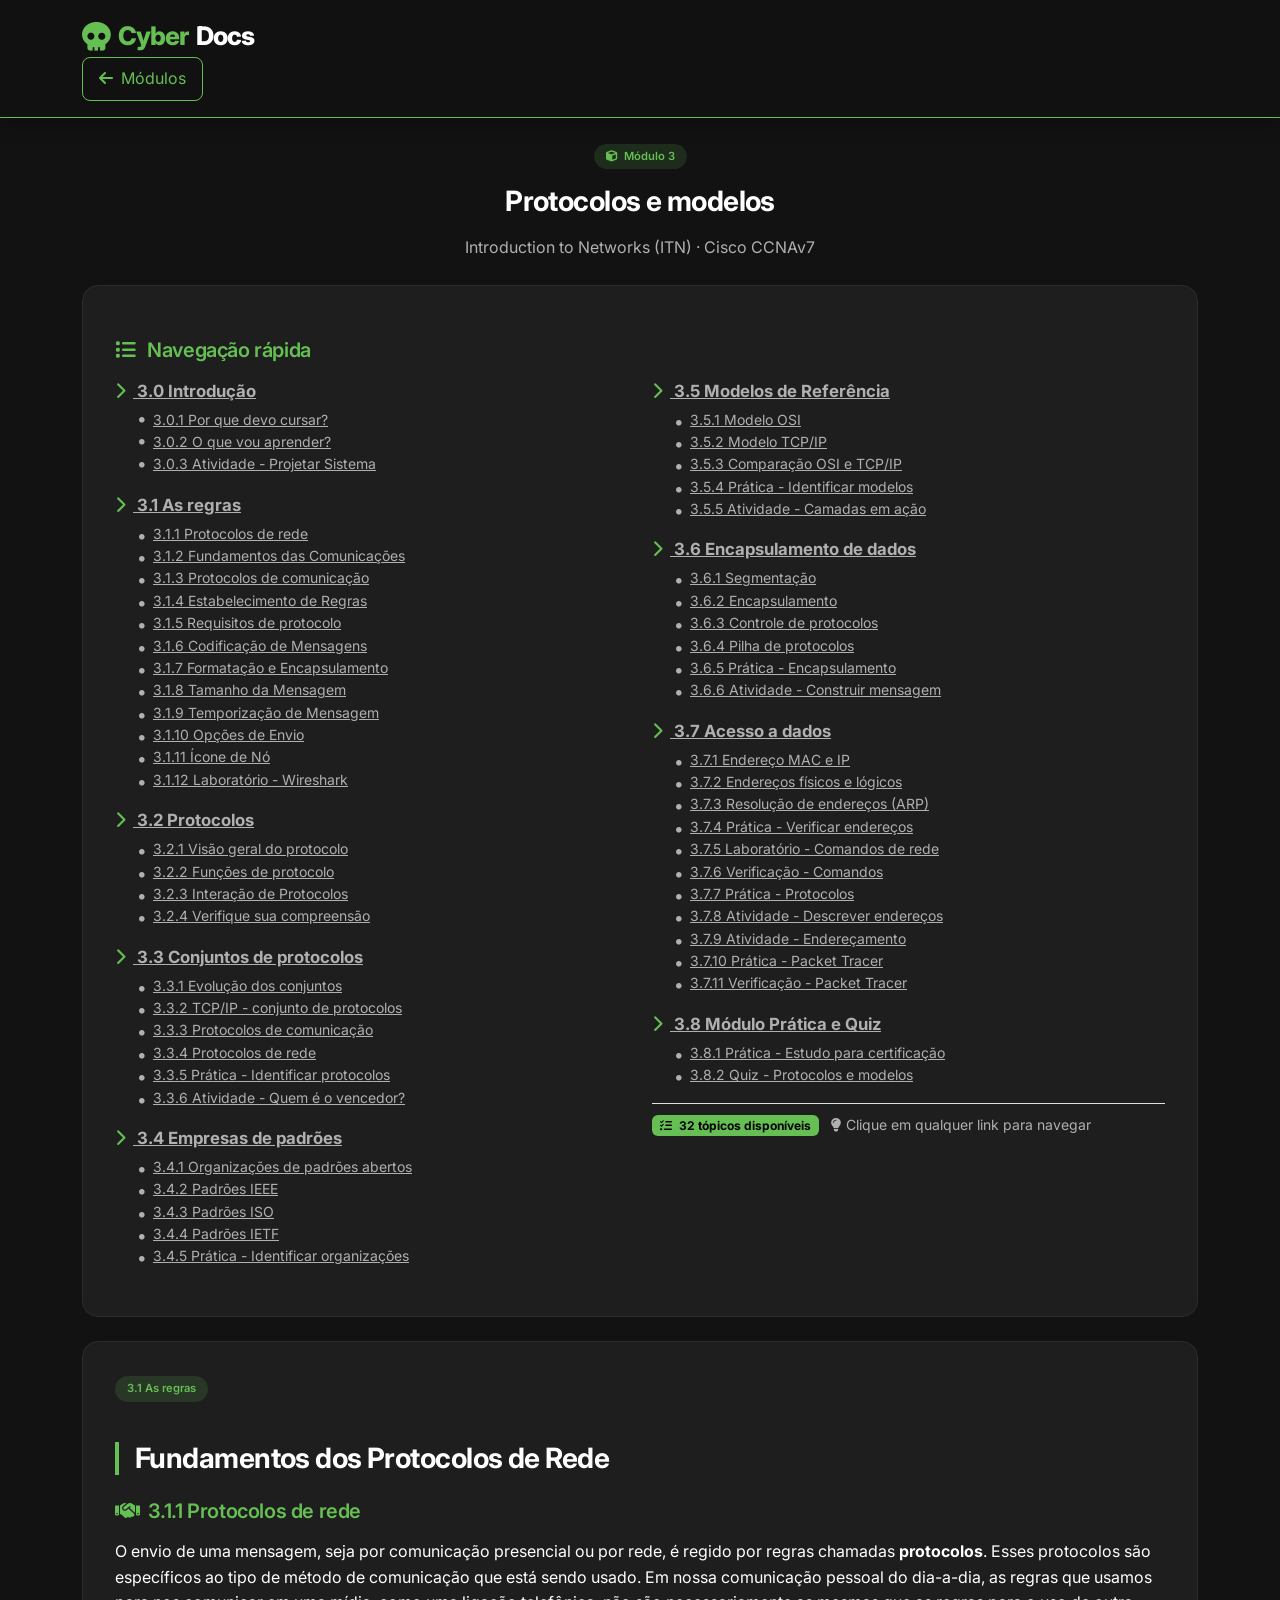
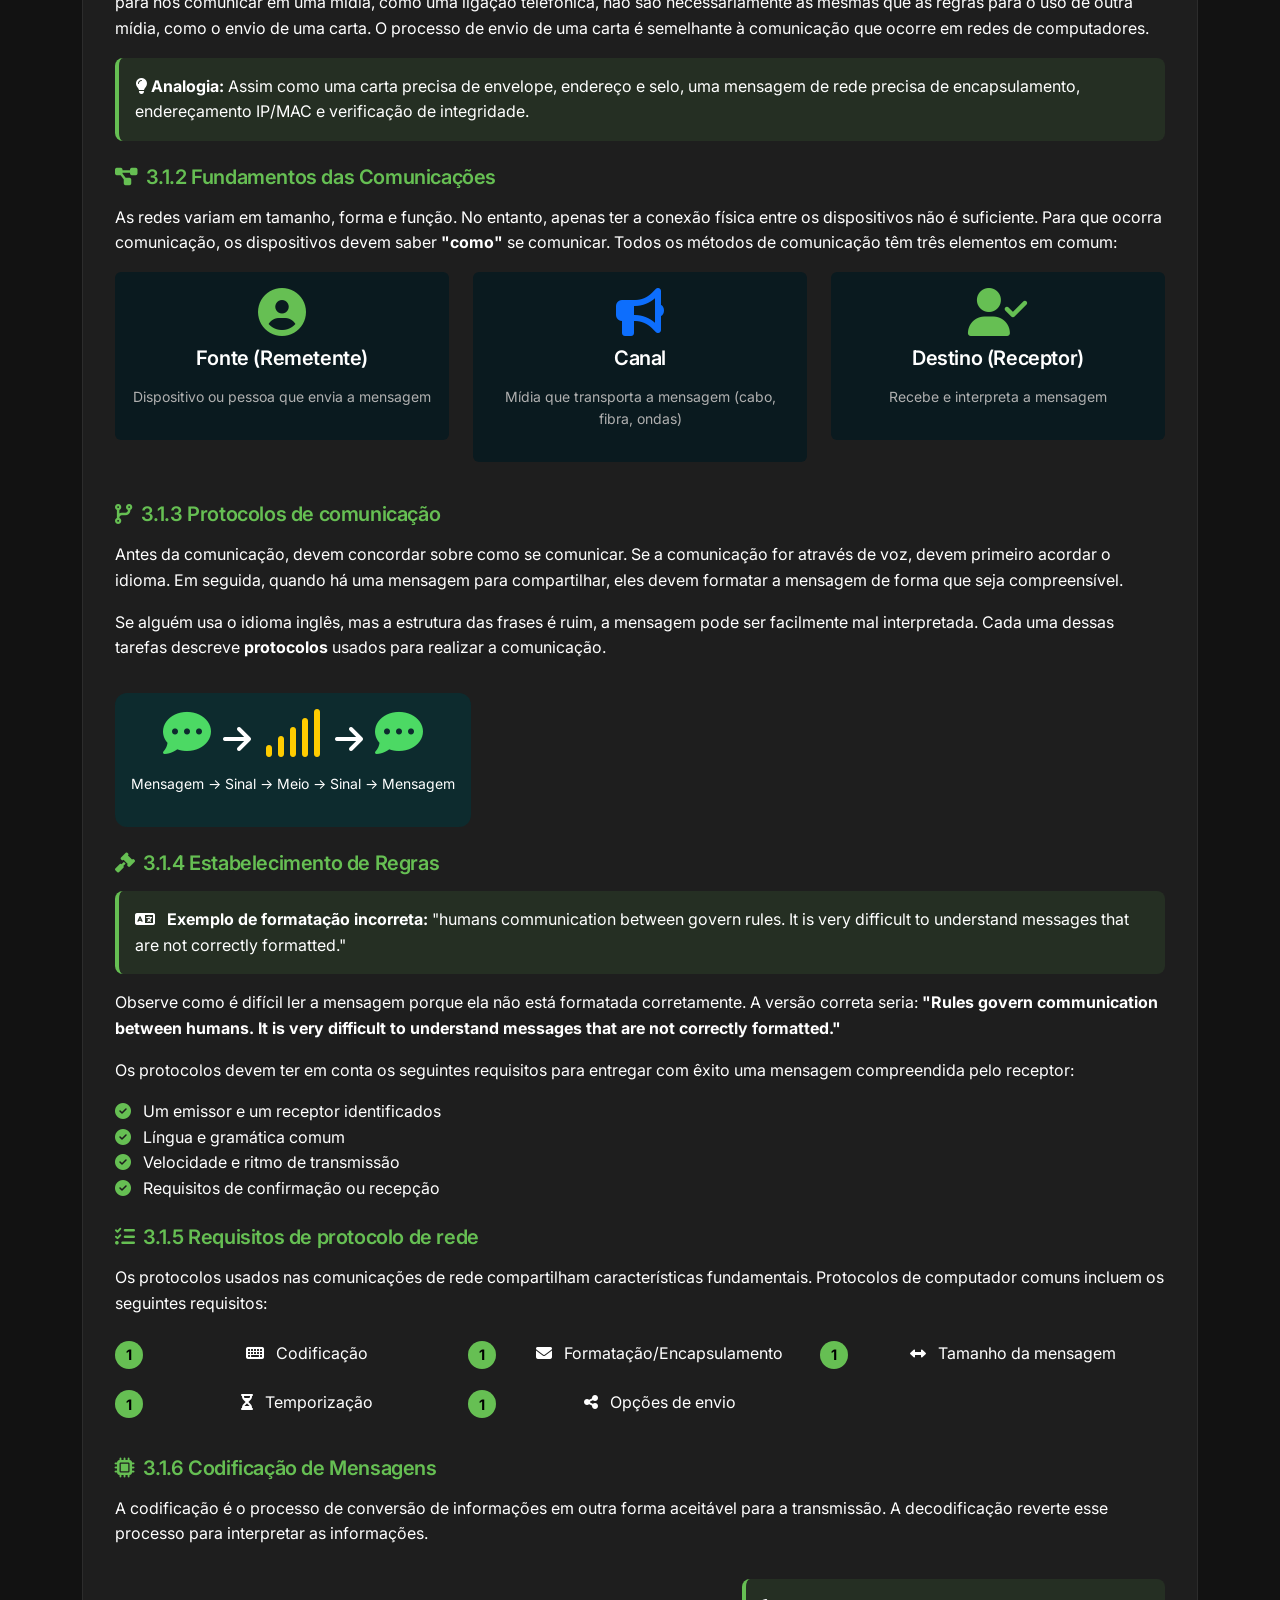
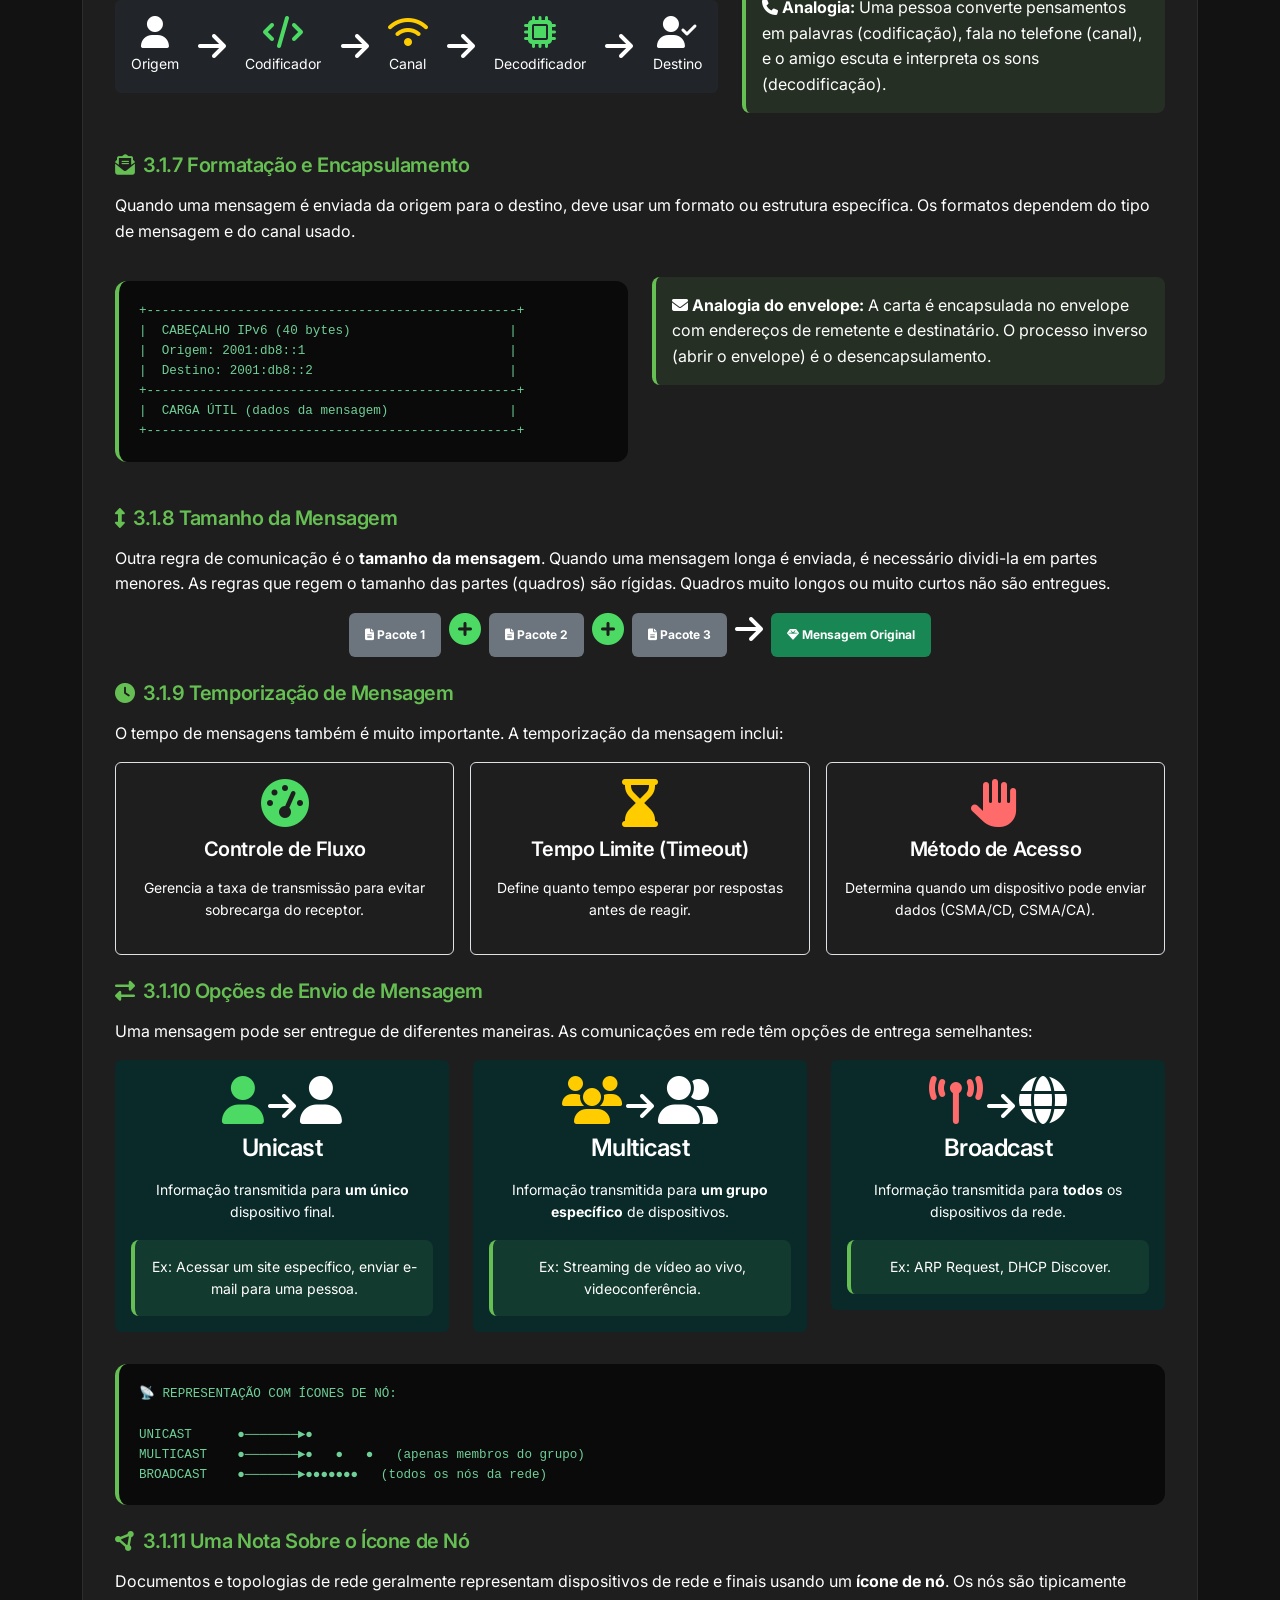
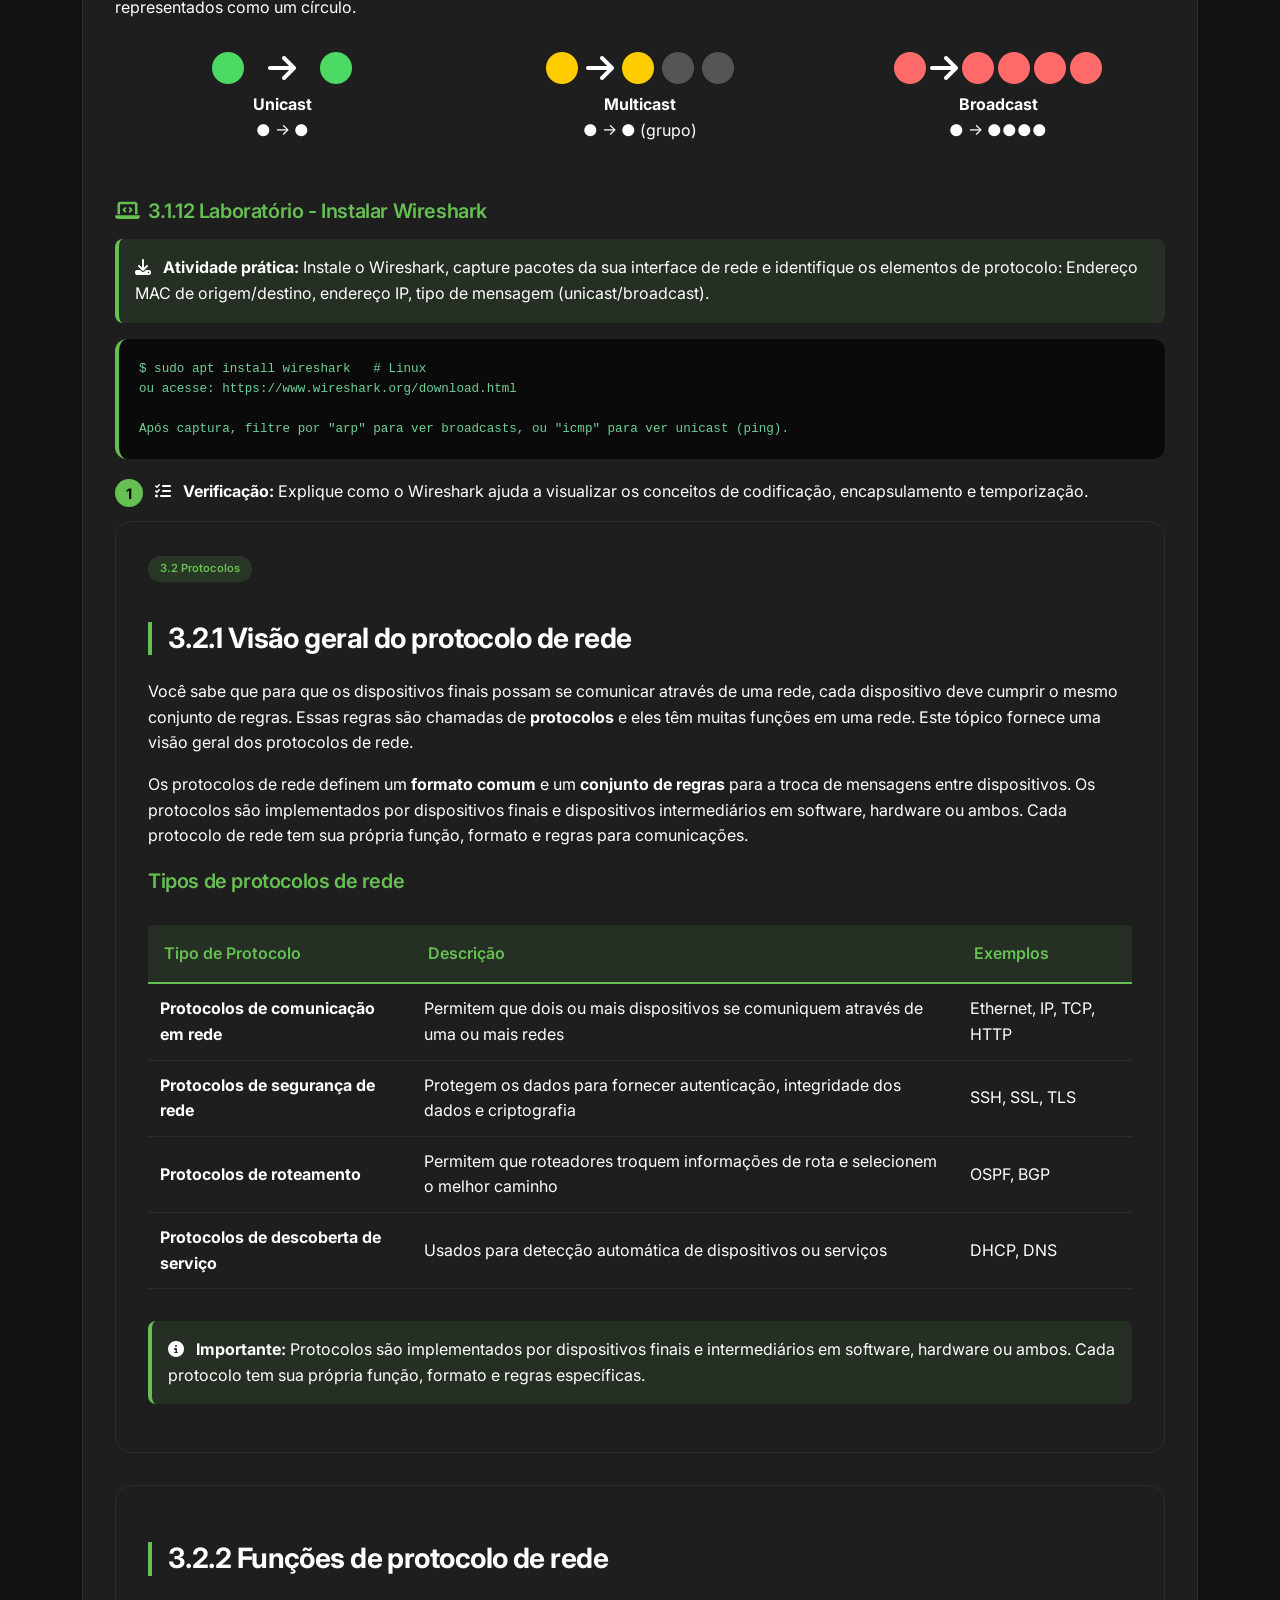
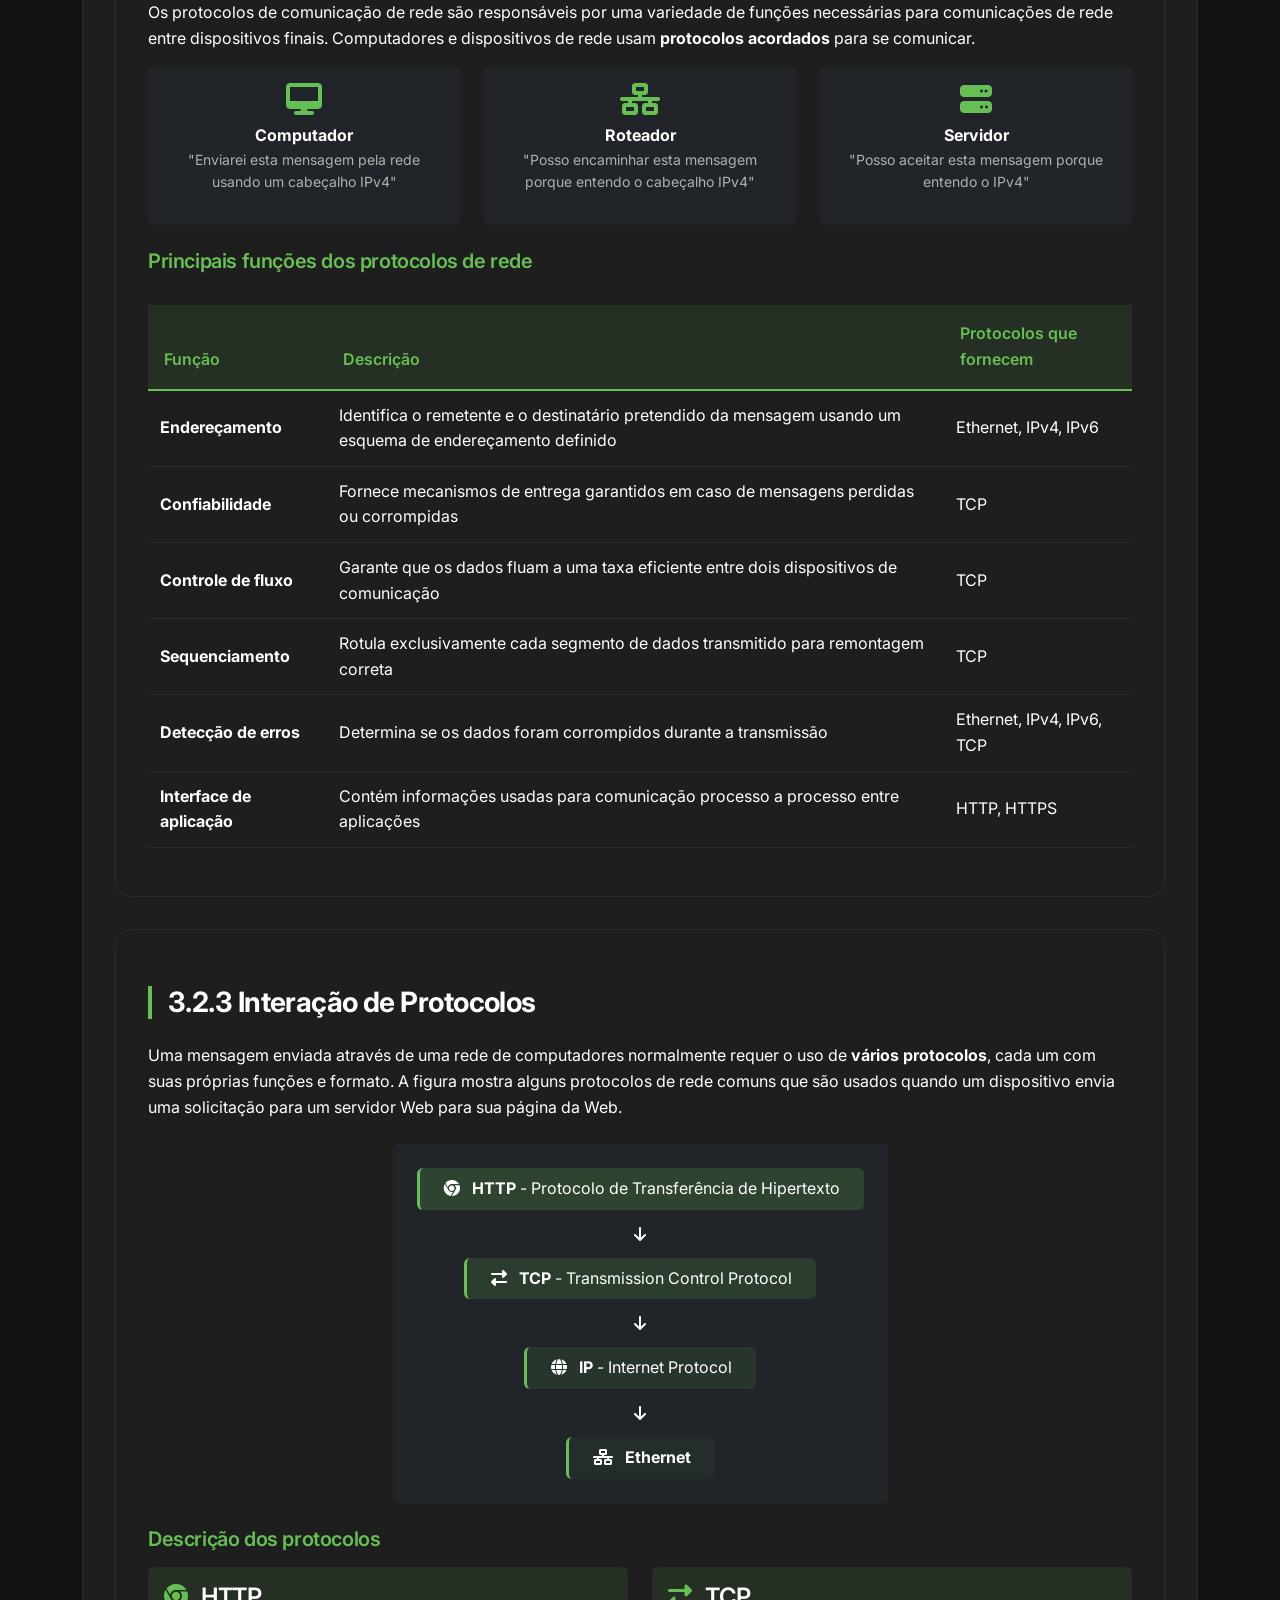
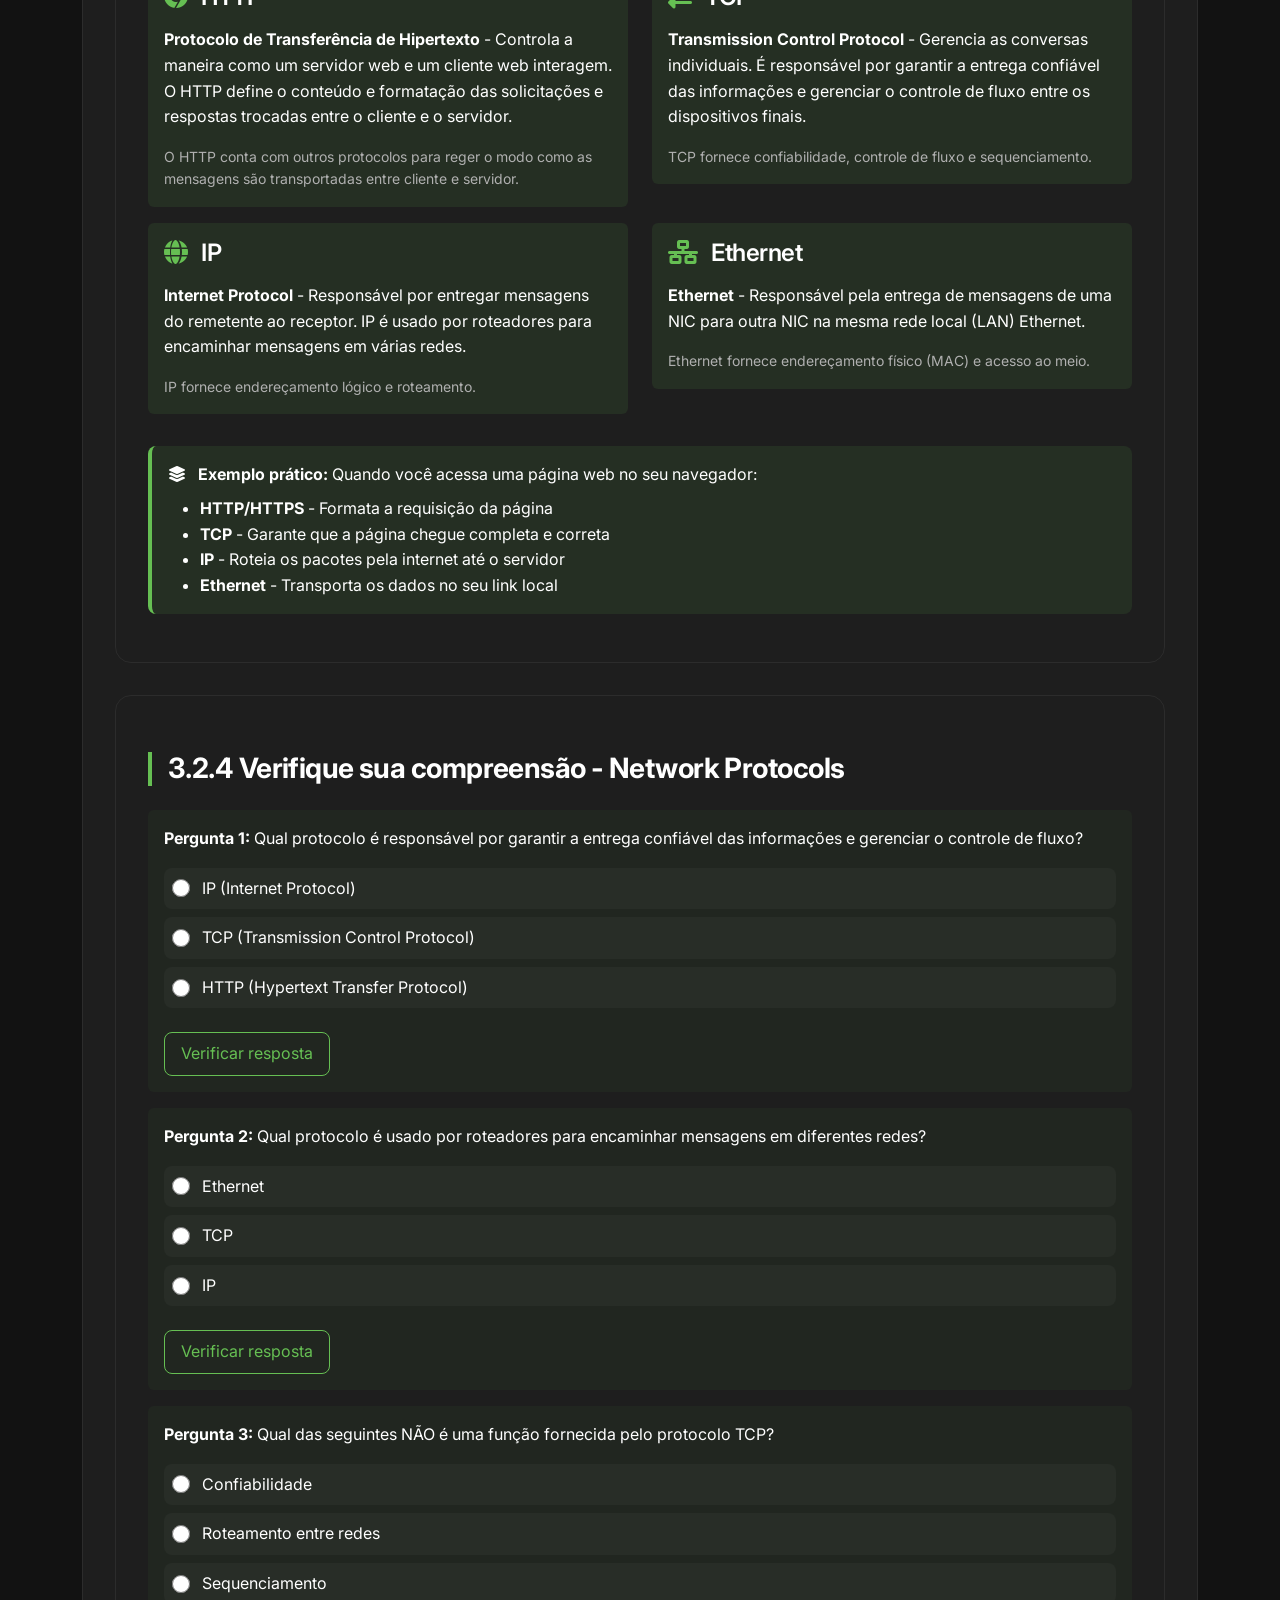
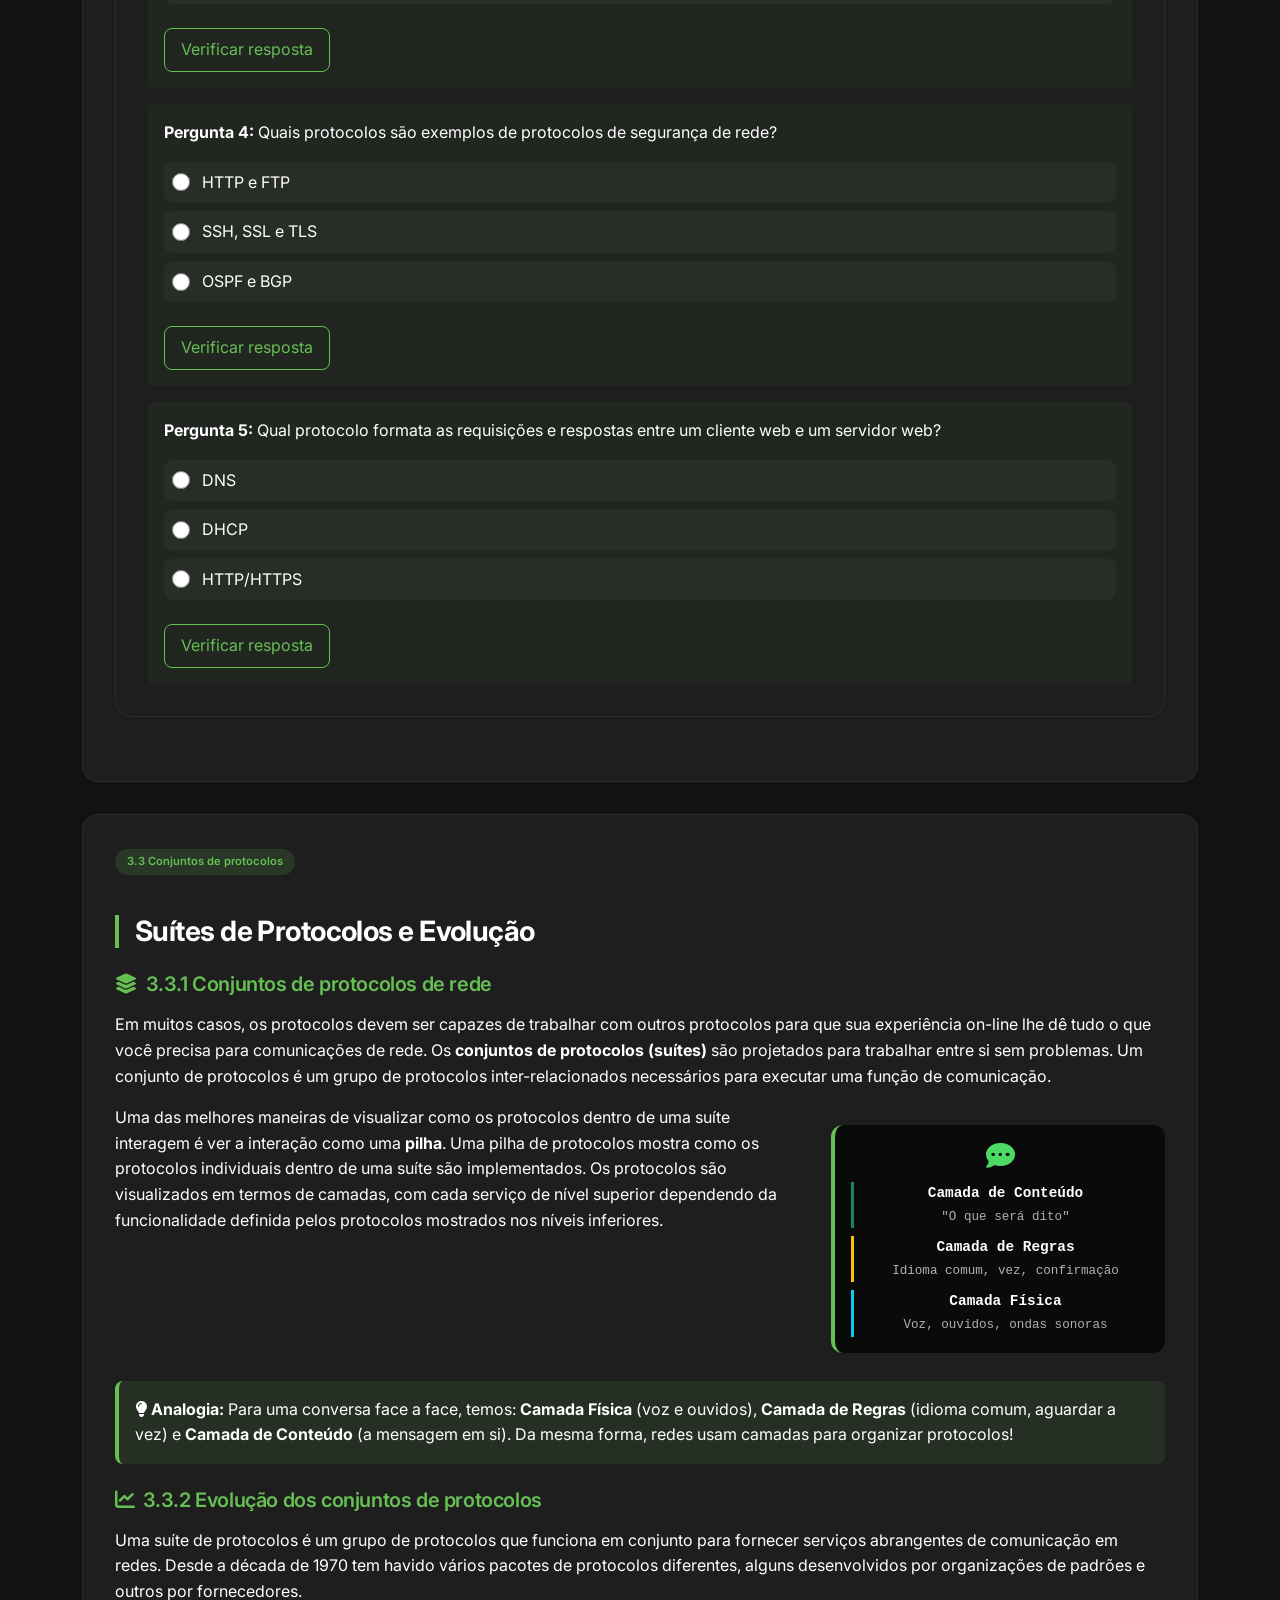
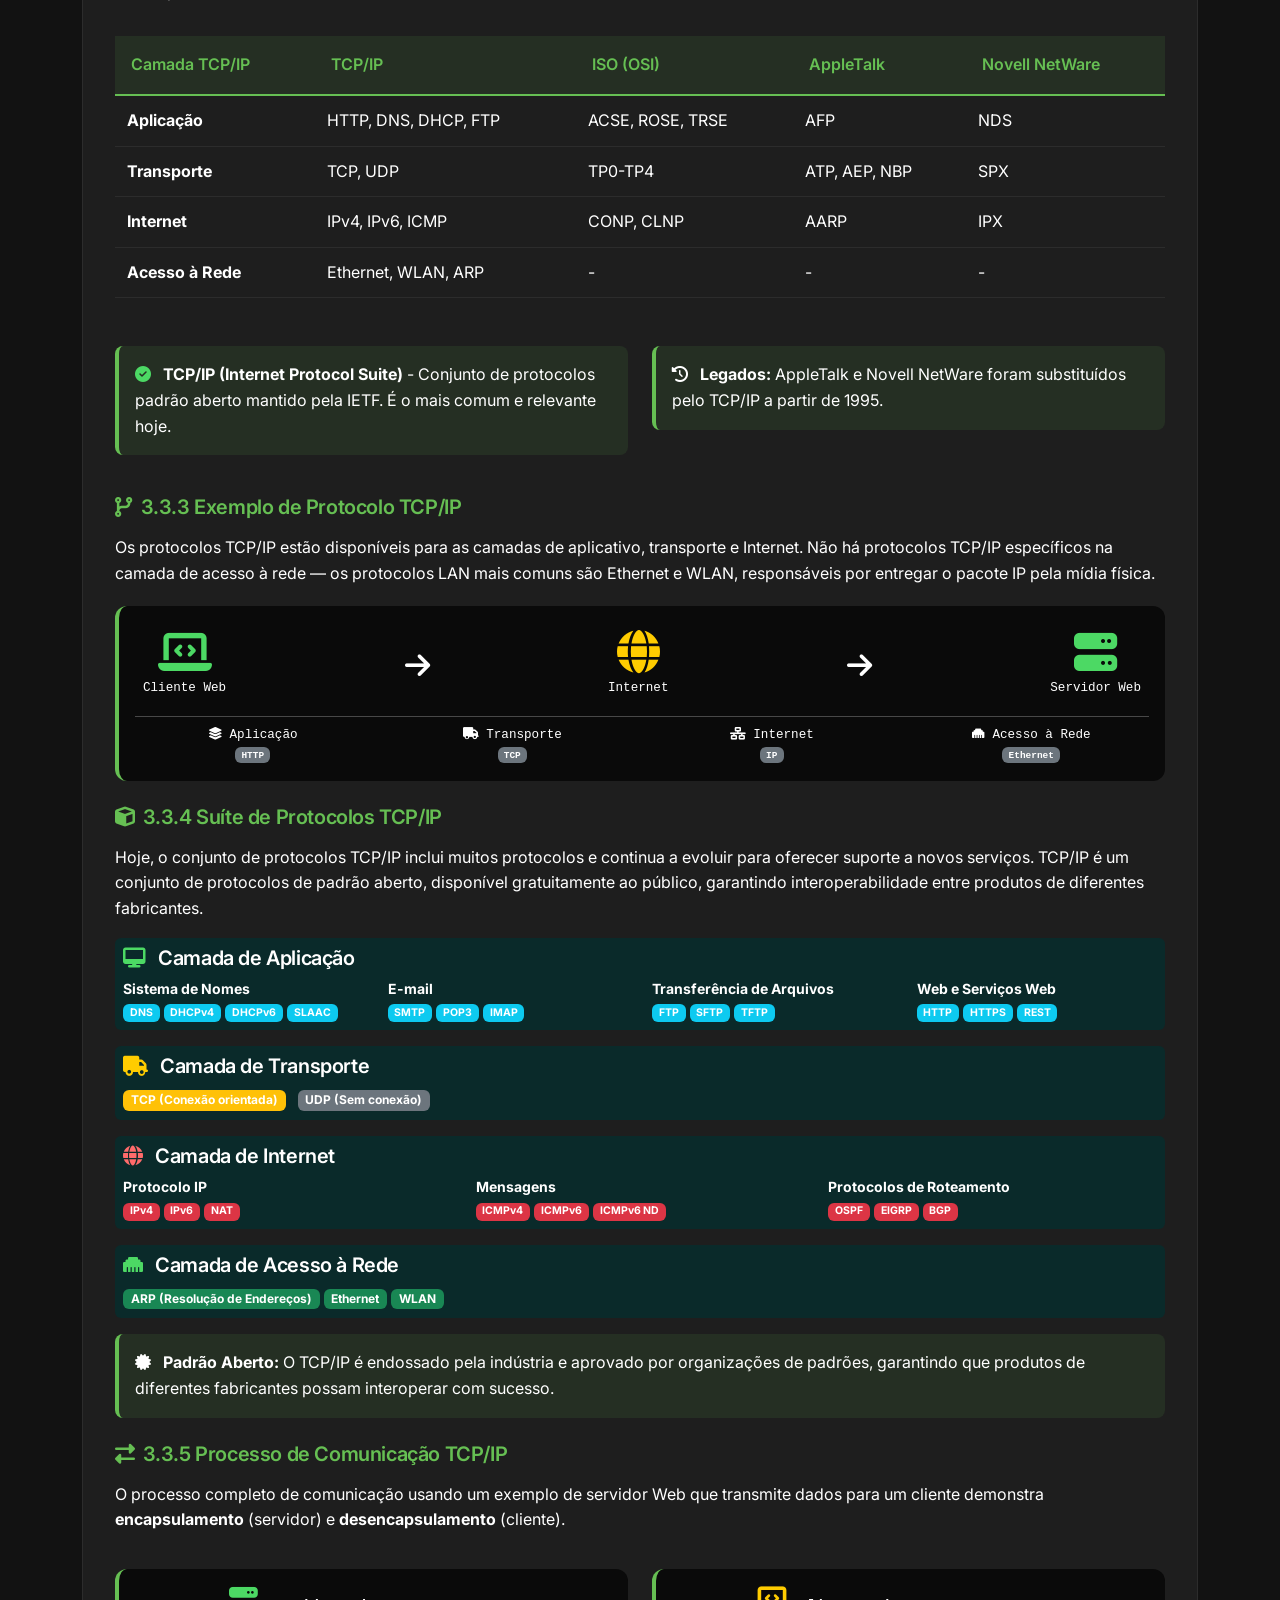
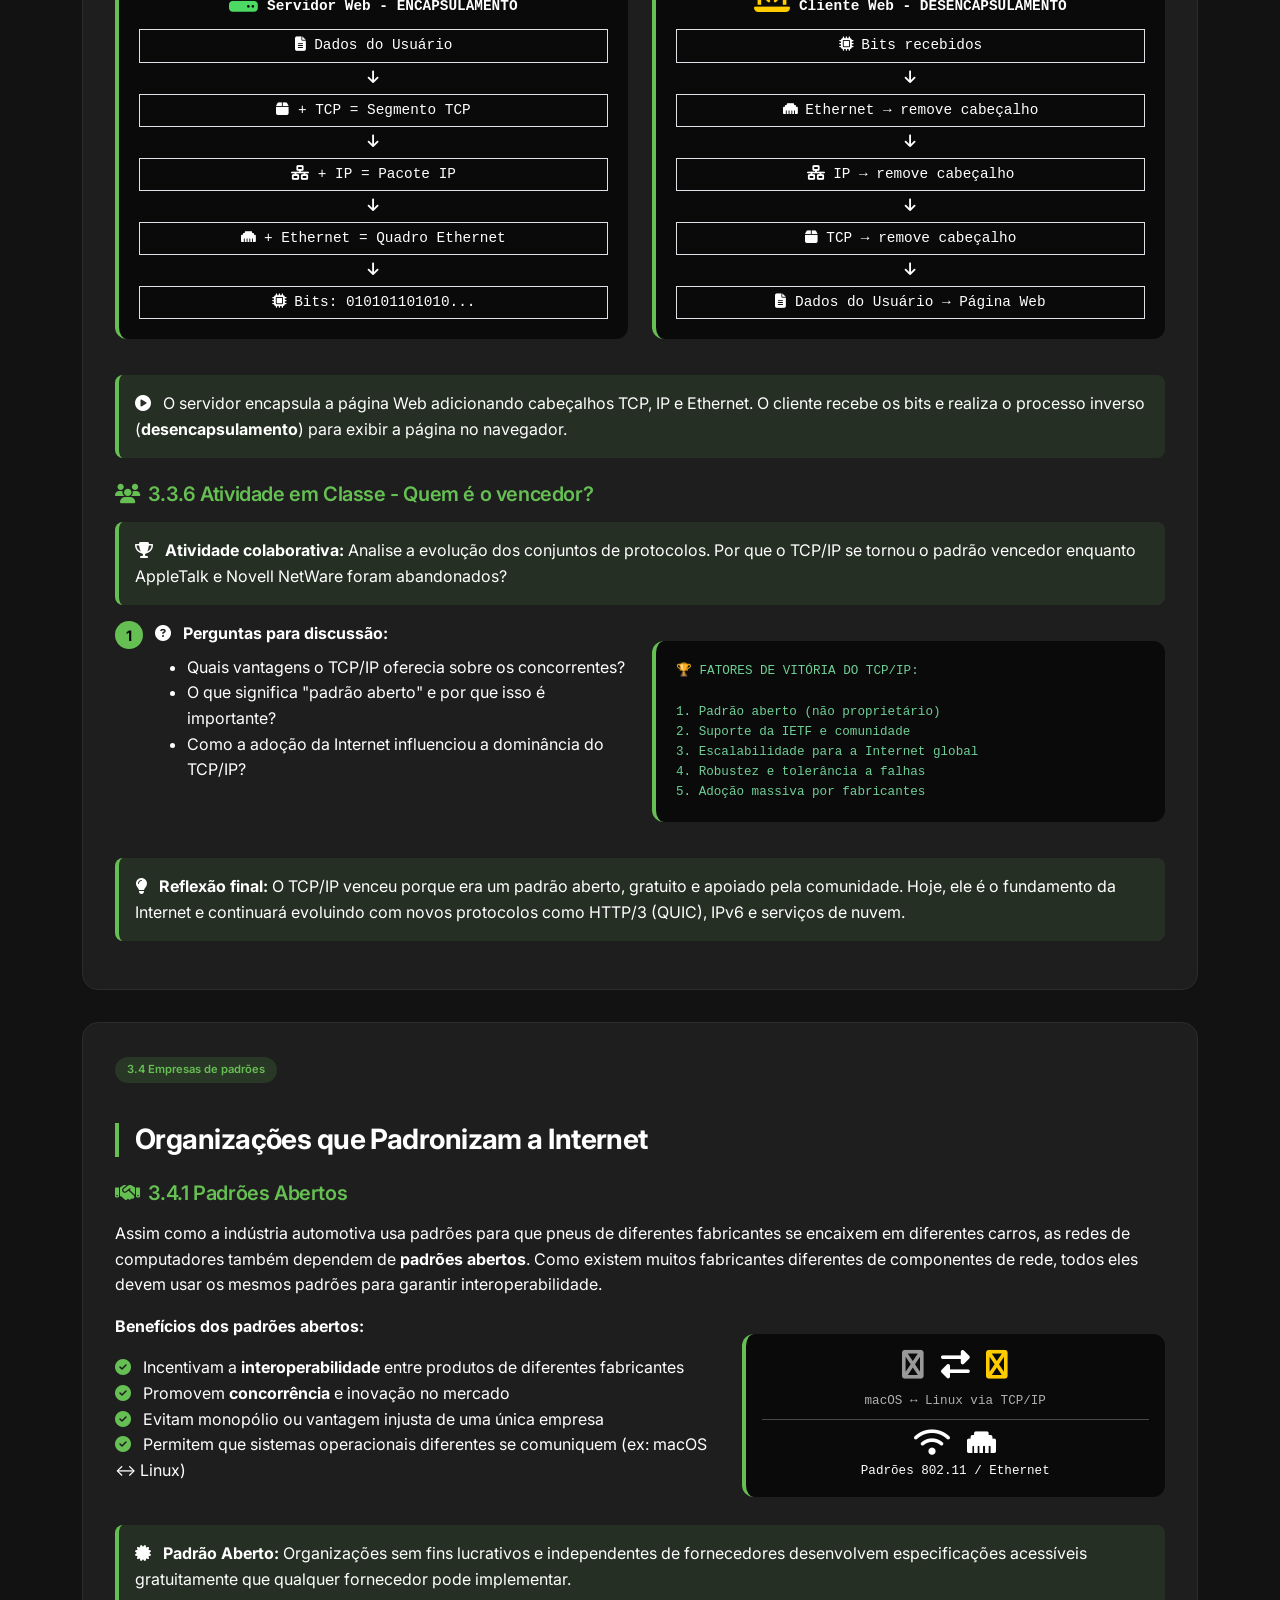
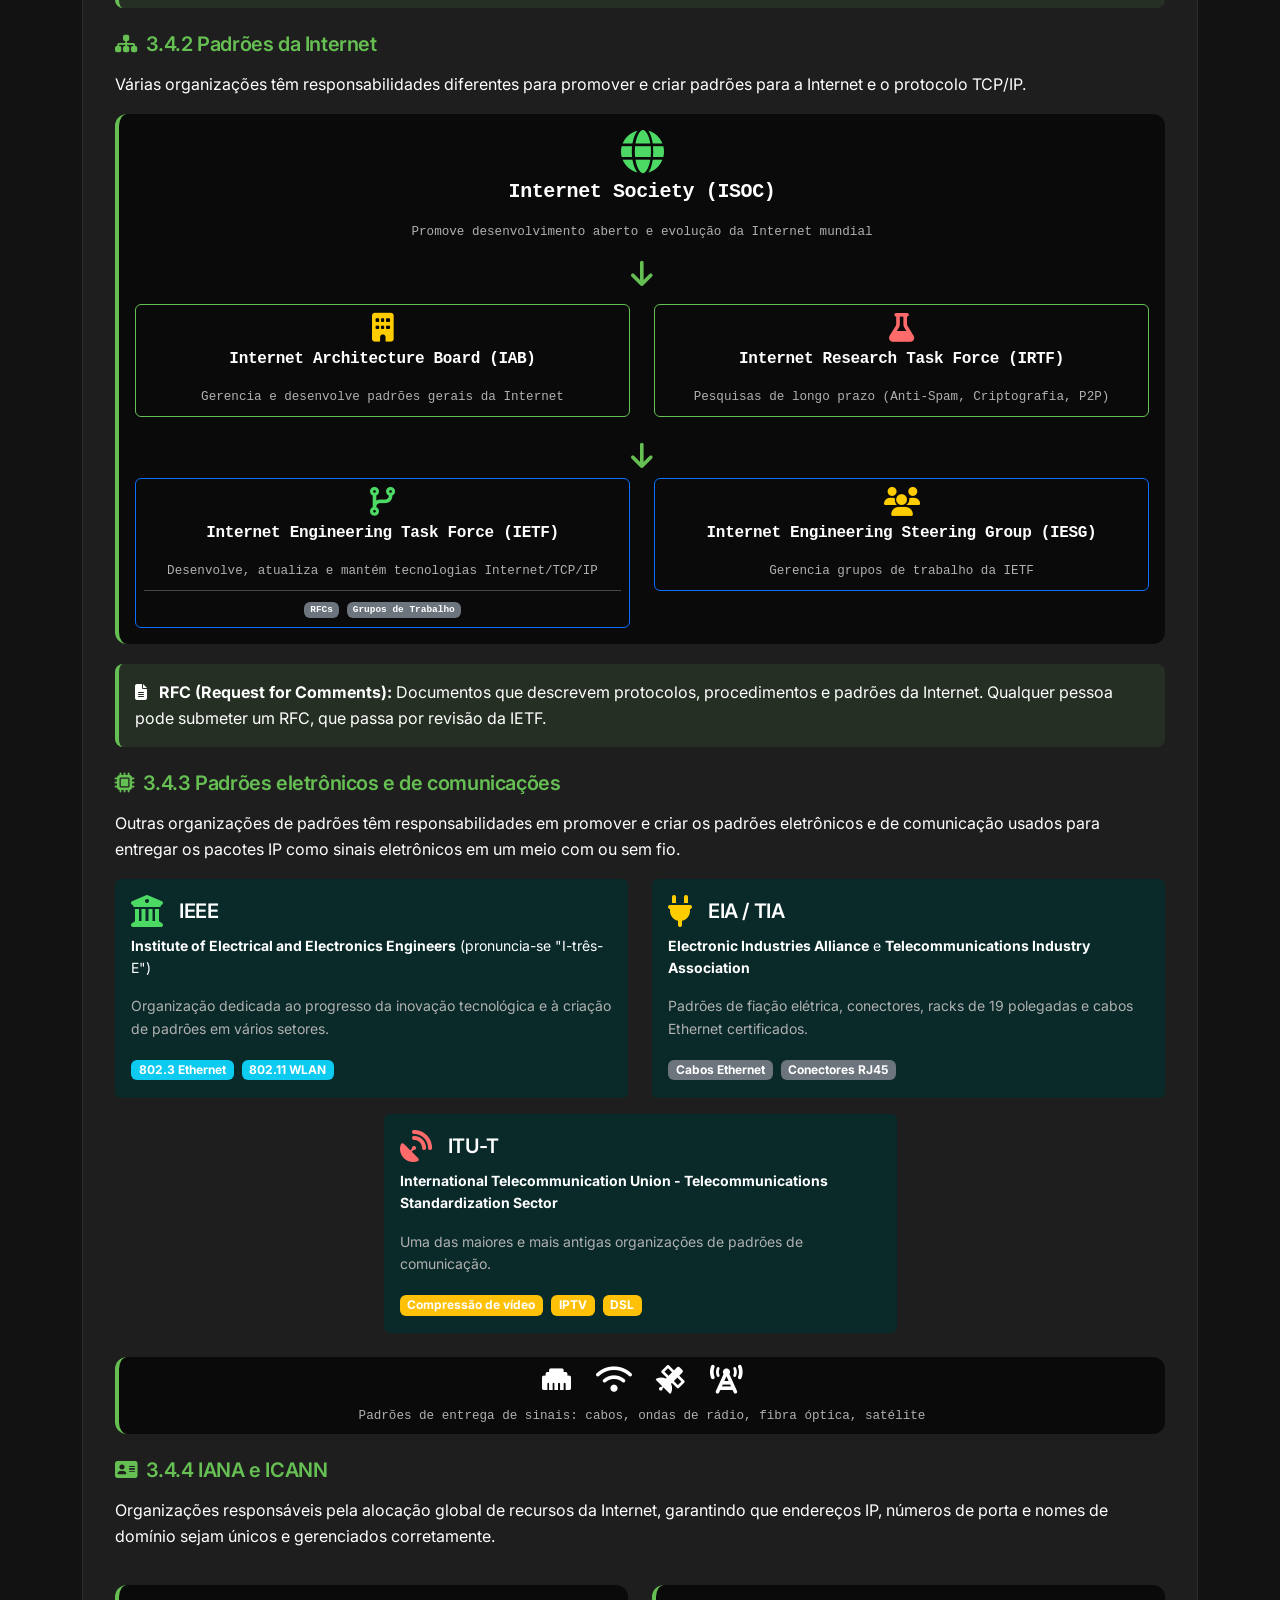
<file: pages/modulo_3.html>
<!doctype html>
<html lang="pt-br">
  <head>
    <meta charset="UTF-8" />
    <meta name="viewport" content="width=device-width, initial-scale=1.0" />
    <title>NET-ACAD · Módulo 3 | Protocolos e modelos (ITN)</title>
    <link href="https://fonts.googleapis.com/css2?family=Inter:wght@300;400;500;600;700;800&display=swap" rel="stylesheet" />
    <link rel="stylesheet" href="https://cdnjs.cloudflare.com/ajax/libs/font-awesome/6.4.0/css/all.min.css" />
    <link href="https://cdn.jsdelivr.net/npm/bootstrap@5.3.0/dist/css/bootstrap.min.css" rel="stylesheet" />
    <!-- CSS global -->
    <link rel="stylesheet" href="../css/global.css" />
    <style>
      .module-extra-link {
        transition: all 0.2s ease;
      }
      .module-extra-link:hover {
        transform: translateX(4px);
      }
    </style>
  </head>
  <body>
    <!-- NAVBAR fixa -->
    <nav class="navbar-glass">
      <div class="container">
        <a class="navbar-brand" href="modulos.html">
          <i class="fas fa-skull"></i>
          Cyber<span style="color: white">Docs</span>
        </a>
        <a href="../index.html" class="btn-cisco-outline"> <i class="fas fa-arrow-left me-1"></i> Módulos </a>
      </div>
    </nav>

    <main class="container py-4">
      <!-- HEADER DO MÓDULO -->
      <div class="text-center mb-4">
        <span class="section-badge"> <i class="fas fa-cube me-1"></i> Módulo 3 </span>
        <h1 class="display-6 fw-bold">Protocolos e modelos</h1>
        <p class="text-dim">Introduction to Networks (ITN) · Cisco CCNAv7</p>
      </div>

      <!-- ÍNDICE RÁPIDO -->
      <div class="content-card mb-4">
        <h3 class="cisco-subtitle"><i class="fas fa-list me-2"></i> Navegação rápida</h3>
        <div class="row">
          <!-- Coluna 1: Seções 3.0 a 3.4 -->
          <div class="col-md-6">
            <!-- 3.0 Introdução -->
            <div class="mb-3">
              <a href="#secao-3-0" class="text-dim module-extra-link fw-bold" style="font-size: 1.05rem">
                <i class="fas fa-chevron-right me-2" style="color: var(--cisco-green)"></i>
                3.0 Introdução
              </a>
              <ul class="list-unstyled ms-4 mt-1 small">
                <li>
                  <a href="#secao-3-0-1" class="text-dim"
                    ><i class="fas fa-circle me-2" style="font-size: 0.35rem; vertical-align: middle; color: var(--text-dim)"></i>3.0.1 Por
                    que devo cursar?</a
                  >
                </li>
                <li>
                  <a href="#secao-3-0-2" class="text-dim"
                    ><i class="fas fa-circle me-2" style="font-size: 0.35rem; vertical-align: middle; color: var(--text-dim)"></i>3.0.2 O
                    que vou aprender?</a
                  >
                </li>
                <li>
                  <a href="#secao-3-0-3" class="text-dim"
                    ><i class="fas fa-circle me-2" style="font-size: 0.35rem; vertical-align: middle; color: var(--text-dim)"></i>3.0.3
                    Atividade - Projetar Sistema</a
                  >
                </li>
              </ul>
            </div>

            <!-- 3.1 As regras -->
            <div class="mb-3">
              <a href="#secao-3-1" class="text-dim module-extra-link fw-bold" style="font-size: 1.05rem">
                <i class="fas fa-chevron-right me-2" style="color: var(--cisco-green)"></i>
                3.1 As regras
              </a>
              <ul class="list-unstyled ms-4 mt-1 small">
                <li>
                  <a href="#secao-3-1-1" class="text-dim"
                    ><i class="fas fa-circle me-2" style="font-size: 0.35rem"></i>3.1.1 Protocolos de rede</a
                  >
                </li>
                <li>
                  <a href="#secao-3-1-2" class="text-dim"
                    ><i class="fas fa-circle me-2" style="font-size: 0.35rem"></i>3.1.2 Fundamentos das Comunicações</a
                  >
                </li>
                <li>
                  <a href="#secao-3-1-3" class="text-dim"
                    ><i class="fas fa-circle me-2" style="font-size: 0.35rem"></i>3.1.3 Protocolos de comunicação</a
                  >
                </li>
                <li>
                  <a href="#secao-3-1-4" class="text-dim"
                    ><i class="fas fa-circle me-2" style="font-size: 0.35rem"></i>3.1.4 Estabelecimento de Regras</a
                  >
                </li>
                <li>
                  <a href="#secao-3-1-5" class="text-dim"
                    ><i class="fas fa-circle me-2" style="font-size: 0.35rem"></i>3.1.5 Requisitos de protocolo</a
                  >
                </li>
                <li>
                  <a href="#secao-3-1-6" class="text-dim"
                    ><i class="fas fa-circle me-2" style="font-size: 0.35rem"></i>3.1.6 Codificação de Mensagens</a
                  >
                </li>
                <li>
                  <a href="#secao-3-1-7" class="text-dim"
                    ><i class="fas fa-circle me-2" style="font-size: 0.35rem"></i>3.1.7 Formatação e Encapsulamento</a
                  >
                </li>
                <li>
                  <a href="#secao-3-1-8" class="text-dim"
                    ><i class="fas fa-circle me-2" style="font-size: 0.35rem"></i>3.1.8 Tamanho da Mensagem</a
                  >
                </li>
                <li>
                  <a href="#secao-3-1-9" class="text-dim"
                    ><i class="fas fa-circle me-2" style="font-size: 0.35rem"></i>3.1.9 Temporização de Mensagem</a
                  >
                </li>
                <li>
                  <a href="#secao-3-1-10" class="text-dim"
                    ><i class="fas fa-circle me-2" style="font-size: 0.35rem"></i>3.1.10 Opções de Envio</a
                  >
                </li>
                <li>
                  <a href="#secao-3-1-11" class="text-dim"
                    ><i class="fas fa-circle me-2" style="font-size: 0.35rem"></i>3.1.11 Ícone de Nó</a
                  >
                </li>
                <li>
                  <a href="#secao-3-1-12" class="text-dim"
                    ><i class="fas fa-circle me-2" style="font-size: 0.35rem"></i>3.1.12 Laboratório - Wireshark</a
                  >
                </li>
              </ul>
            </div>

            <!-- 3.2 Protocolos -->
            <div class="mb-3">
              <a href="#secao-3-2" class="text-dim module-extra-link fw-bold" style="font-size: 1.05rem">
                <i class="fas fa-chevron-right me-2" style="color: var(--cisco-green)"></i>
                3.2 Protocolos
              </a>
              <ul class="list-unstyled ms-4 mt-1 small">
                <li>
                  <a href="#secao-3-2-1" class="text-dim"
                    ><i class="fas fa-circle me-2" style="font-size: 0.35rem"></i>3.2.1 Visão geral do protocolo</a
                  >
                </li>
                <li>
                  <a href="#secao-3-2-2" class="text-dim"
                    ><i class="fas fa-circle me-2" style="font-size: 0.35rem"></i>3.2.2 Funções de protocolo</a
                  >
                </li>
                <li>
                  <a href="#secao-3-2-3" class="text-dim"
                    ><i class="fas fa-circle me-2" style="font-size: 0.35rem"></i>3.2.3 Interação de Protocolos</a
                  >
                </li>
                <li>
                  <a href="#secao-3-2-4" class="text-dim"
                    ><i class="fas fa-circle me-2" style="font-size: 0.35rem"></i>3.2.4 Verifique sua compreensão</a
                  >
                </li>
              </ul>
            </div>

            <!-- 3.3 Conjuntos de protocolos -->
            <div class="mb-3">
              <a href="#secao-3-3" class="text-dim module-extra-link fw-bold" style="font-size: 1.05rem">
                <i class="fas fa-chevron-right me-2" style="color: var(--cisco-green)"></i>
                3.3 Conjuntos de protocolos
              </a>
              <ul class="list-unstyled ms-4 mt-1 small">
                <li>
                  <a href="#secao-3-3-1" class="text-dim"
                    ><i class="fas fa-circle me-2" style="font-size: 0.35rem"></i>3.3.1 Evolução dos conjuntos</a
                  >
                </li>
                <li>
                  <a href="#secao-3-3-2" class="text-dim"
                    ><i class="fas fa-circle me-2" style="font-size: 0.35rem"></i>3.3.2 TCP/IP - conjunto de protocolos</a
                  >
                </li>
                <li>
                  <a href="#secao-3-3-3" class="text-dim"
                    ><i class="fas fa-circle me-2" style="font-size: 0.35rem"></i>3.3.3 Protocolos de comunicação</a
                  >
                </li>
                <li>
                  <a href="#secao-3-3-4" class="text-dim"
                    ><i class="fas fa-circle me-2" style="font-size: 0.35rem"></i>3.3.4 Protocolos de rede</a
                  >
                </li>
                <li>
                  <a href="#secao-3-3-5" class="text-dim"
                    ><i class="fas fa-circle me-2" style="font-size: 0.35rem"></i>3.3.5 Prática - Identificar protocolos</a
                  >
                </li>
                <li>
                  <a href="#secao-3-3-6" class="text-dim"
                    ><i class="fas fa-circle me-2" style="font-size: 0.35rem"></i>3.3.6 Atividade - Quem é o vencedor?</a
                  >
                </li>
              </ul>
            </div>

            <!-- 3.4 Empresas de padrões -->
            <div class="mb-3">
              <a href="#secao-3-4" class="text-dim module-extra-link fw-bold" style="font-size: 1.05rem">
                <i class="fas fa-chevron-right me-2" style="color: var(--cisco-green)"></i>
                3.4 Empresas de padrões
              </a>
              <ul class="list-unstyled ms-4 mt-1 small">
                <li>
                  <a href="#secao-3-4-1" class="text-dim"
                    ><i class="fas fa-circle me-2" style="font-size: 0.35rem"></i>3.4.1 Organizações de padrões abertos</a
                  >
                </li>
                <li>
                  <a href="#secao-3-4-2" class="text-dim"
                    ><i class="fas fa-circle me-2" style="font-size: 0.35rem"></i>3.4.2 Padrões IEEE</a
                  >
                </li>
                <li>
                  <a href="#secao-3-4-3" class="text-dim"><i class="fas fa-circle me-2" style="font-size: 0.35rem"></i>3.4.3 Padrões ISO</a>
                </li>
                <li>
                  <a href="#secao-3-4-4" class="text-dim"
                    ><i class="fas fa-circle me-2" style="font-size: 0.35rem"></i>3.4.4 Padrões IETF</a
                  >
                </li>
                <li>
                  <a href="#secao-3-4-5" class="text-dim"
                    ><i class="fas fa-circle me-2" style="font-size: 0.35rem"></i>3.4.5 Prática - Identificar organizações</a
                  >
                </li>
              </ul>
            </div>
          </div>

          <!-- Coluna 2: Seções 3.5 a 3.8 -->
          <div class="col-md-6">
            <!-- 3.5 Modelos de Referência -->
            <div class="mb-3">
              <a href="#secao-3-5" class="text-dim module-extra-link fw-bold" style="font-size: 1.05rem">
                <i class="fas fa-chevron-right me-2" style="color: var(--cisco-green)"></i>
                3.5 Modelos de Referência
              </a>
              <ul class="list-unstyled ms-4 mt-1 small">
                <li>
                  <a href="#secao-3-5-1" class="text-dim"><i class="fas fa-circle me-2" style="font-size: 0.35rem"></i>3.5.1 Modelo OSI</a>
                </li>
                <li>
                  <a href="#secao-3-5-2" class="text-dim"
                    ><i class="fas fa-circle me-2" style="font-size: 0.35rem"></i>3.5.2 Modelo TCP/IP</a
                  >
                </li>
                <li>
                  <a href="#secao-3-5-3" class="text-dim"
                    ><i class="fas fa-circle me-2" style="font-size: 0.35rem"></i>3.5.3 Comparação OSI e TCP/IP</a
                  >
                </li>
                <li>
                  <a href="#secao-3-5-4" class="text-dim"
                    ><i class="fas fa-circle me-2" style="font-size: 0.35rem"></i>3.5.4 Prática - Identificar modelos</a
                  >
                </li>
                <li>
                  <a href="#secao-3-5-5" class="text-dim"
                    ><i class="fas fa-circle me-2" style="font-size: 0.35rem"></i>3.5.5 Atividade - Camadas em ação</a
                  >
                </li>
              </ul>
            </div>

            <!-- 3.6 Encapsulamento de dados -->
            <div class="mb-3">
              <a href="#secao-3-6" class="text-dim module-extra-link fw-bold" style="font-size: 1.05rem">
                <i class="fas fa-chevron-right me-2" style="color: var(--cisco-green)"></i>
                3.6 Encapsulamento de dados
              </a>
              <ul class="list-unstyled ms-4 mt-1 small">
                <li>
                  <a href="#secao-3-6-1" class="text-dim"><i class="fas fa-circle me-2" style="font-size: 0.35rem"></i>3.6.1 Segmentação</a>
                </li>
                <li>
                  <a href="#secao-3-6-2" class="text-dim"
                    ><i class="fas fa-circle me-2" style="font-size: 0.35rem"></i>3.6.2 Encapsulamento</a
                  >
                </li>
                <li>
                  <a href="#secao-3-6-3" class="text-dim"
                    ><i class="fas fa-circle me-2" style="font-size: 0.35rem"></i>3.6.3 Controle de protocolos</a
                  >
                </li>
                <li>
                  <a href="#secao-3-6-4" class="text-dim"
                    ><i class="fas fa-circle me-2" style="font-size: 0.35rem"></i>3.6.4 Pilha de protocolos</a
                  >
                </li>
                <li>
                  <a href="#secao-3-6-5" class="text-dim"
                    ><i class="fas fa-circle me-2" style="font-size: 0.35rem"></i>3.6.5 Prática - Encapsulamento</a
                  >
                </li>
                <li>
                  <a href="#secao-3-6-6" class="text-dim"
                    ><i class="fas fa-circle me-2" style="font-size: 0.35rem"></i>3.6.6 Atividade - Construir mensagem</a
                  >
                </li>
              </ul>
            </div>

            <!-- 3.7 Acesso a dados -->
            <div class="mb-3">
              <a href="#secao-3-7" class="text-dim module-extra-link fw-bold" style="font-size: 1.05rem">
                <i class="fas fa-chevron-right me-2" style="color: var(--cisco-green)"></i>
                3.7 Acesso a dados
              </a>
              <ul class="list-unstyled ms-4 mt-1 small">
                <li>
                  <a href="#secao-3-7-1" class="text-dim"
                    ><i class="fas fa-circle me-2" style="font-size: 0.35rem"></i>3.7.1 Endereço MAC e IP</a
                  >
                </li>
                <li>
                  <a href="#secao-3-7-2" class="text-dim"
                    ><i class="fas fa-circle me-2" style="font-size: 0.35rem"></i>3.7.2 Endereços físicos e lógicos</a
                  >
                </li>
                <li>
                  <a href="#secao-3-7-3" class="text-dim"
                    ><i class="fas fa-circle me-2" style="font-size: 0.35rem"></i>3.7.3 Resolução de endereços (ARP)</a
                  >
                </li>
                <li>
                  <a href="#secao-3-7-4" class="text-dim"
                    ><i class="fas fa-circle me-2" style="font-size: 0.35rem"></i>3.7.4 Prática - Verificar endereços</a
                  >
                </li>
                <li>
                  <a href="#secao-3-7-5" class="text-dim"
                    ><i class="fas fa-circle me-2" style="font-size: 0.35rem"></i>3.7.5 Laboratório - Comandos de rede</a
                  >
                </li>
                <li>
                  <a href="#secao-3-7-6" class="text-dim"
                    ><i class="fas fa-circle me-2" style="font-size: 0.35rem"></i>3.7.6 Verificação - Comandos</a
                  >
                </li>
                <li>
                  <a href="#secao-3-7-7" class="text-dim"
                    ><i class="fas fa-circle me-2" style="font-size: 0.35rem"></i>3.7.7 Prática - Protocolos</a
                  >
                </li>
                <li>
                  <a href="#secao-3-7-8" class="text-dim"
                    ><i class="fas fa-circle me-2" style="font-size: 0.35rem"></i>3.7.8 Atividade - Descrever endereços</a
                  >
                </li>
                <li>
                  <a href="#secao-3-7-9" class="text-dim"
                    ><i class="fas fa-circle me-2" style="font-size: 0.35rem"></i>3.7.9 Atividade - Endereçamento</a
                  >
                </li>
                <li>
                  <a href="#secao-3-7-10" class="text-dim"
                    ><i class="fas fa-circle me-2" style="font-size: 0.35rem"></i>3.7.10 Prática - Packet Tracer</a
                  >
                </li>
                <li>
                  <a href="#secao-3-7-11" class="text-dim"
                    ><i class="fas fa-circle me-2" style="font-size: 0.35rem"></i>3.7.11 Verificação - Packet Tracer</a
                  >
                </li>
              </ul>
            </div>

            <!-- 3.8 Módulo Prática e Quiz -->
            <div class="mb-3">
              <a href="#secao-3-8" class="text-dim module-extra-link fw-bold" style="font-size: 1.05rem">
                <i class="fas fa-chevron-right me-2" style="color: var(--cisco-green)"></i>
                3.8 Módulo Prática e Quiz
              </a>
              <ul class="list-unstyled ms-4 mt-1 small">
                <li>
                  <a href="#secao-3-8-1" class="text-dim"
                    ><i class="fas fa-circle me-2" style="font-size: 0.35rem"></i>3.8.1 Prática - Estudo para certificação</a
                  >
                </li>
                <li>
                  <a href="#secao-3-8-2" class="text-dim"
                    ><i class="fas fa-circle me-2" style="font-size: 0.35rem"></i>3.8.2 Quiz - Protocolos e modelos</a
                  >
                </li>
              </ul>
            </div>

            <!-- Totalizador -->
            <div class="mt-3 pt-2 border-top">
              <span class="badge" style="background: var(--cisco-green); color: #000">
                <i class="fas fa-tasks me-1"></i> 32 tópicos disponíveis
              </span>
              <span class="ms-2 text-dim small"> <i class="fas fa-lightbulb"></i> Clique em qualquer link para navegar </span>
            </div>
          </div>
        </div>
      </div>
      <!-- ================================================================ -->
      <!-- SEÇÃO 3.1 - AS REGRAS (COMPLETA)                                -->
      <!-- ================================================================ -->
      <div id="secao-3-1" class="content-card">
        <span class="section-badge">3.1 As regras</span>
        <h2 class="cisco-title">Fundamentos dos Protocolos de Rede</h2>

        <!-- 3.1.1 - O que são protocolos? (Contexto inicial) -->
        <div id="secao-3-1-1" class="mb-4">
          <h3 class="cisco-subtitle"><i class="fas fa-handshake me-2"></i>3.1.1 Protocolos de rede</h3>
          <p>
            O envio de uma mensagem, seja por comunicação presencial ou por rede, é regido por regras chamadas <strong>protocolos</strong>.
            Esses protocolos são específicos ao tipo de método de comunicação que está sendo usado. Em nossa comunicação pessoal do
            dia-a-dia, as regras que usamos para nos comunicar em uma mídia, como uma ligação telefônica, não são necessariamente as mesmas
            que as regras para o uso de outra mídia, como o envio de uma carta. O processo de envio de uma carta é semelhante à comunicação
            que ocorre em redes de computadores.
          </p>
          <div class="alert-cisco mt-2">
            <i class="fas fa-lightbulb"></i> <strong>Analogia:</strong> Assim como uma carta precisa de envelope, endereço e selo, uma
            mensagem de rede precisa de encapsulamento, endereçamento IP/MAC e verificação de integridade.
          </div>
        </div>

        <!-- 3.1.2 - Fundamentos das Comunicações -->
        <div id="secao-3-1-2" class="mb-4">
          <h3 class="cisco-subtitle"><i class="fas fa-project-diagram me-2"></i>3.1.2 Fundamentos das Comunicações</h3>
          <p>
            As redes variam em tamanho, forma e função. No entanto, apenas ter a conexão física entre os dispositivos não é suficiente. Para
            que ocorra comunicação, os dispositivos devem saber
            <strong>"como"</strong> se comunicar. Todos os métodos de comunicação têm três elementos em comum:
          </p>
          <div class="row text-center mt-3">
            <div class="col-md-4 mb-3">
              <div class="bg-dark p-3 rounded" style="background: #0a1a1f !important">
                <i class="fas fa-user-circle fa-3x" style="color: var(--cisco-green)"></i>
                <h5 class="mt-2">Fonte (Remetente)</h5>
                <p class="small text-dim">Dispositivo ou pessoa que envia a mensagem</p>
              </div>
            </div>
            <div class="col-md-4 mb-3">
              <div class="bg-dark p-3 rounded" style="background: #0a1a1f !important">
                <i class="fas fa-bullhorn fa-3x" style="color: var(--accent-blue)"></i>
                <h5 class="mt-2">Canal</h5>
                <p class="small text-dim">Mídia que transporta a mensagem (cabo, fibra, ondas)</p>
              </div>
            </div>
            <div class="col-md-4 mb-3">
              <div class="bg-dark p-3 rounded" style="background: #0a1a1f !important">
                <i class="fas fa-user-check fa-3x" style="color: var(--cisco-green)"></i>
                <h5 class="mt-2">Destino (Receptor)</h5>
                <p class="small text-dim">Recebe e interpreta a mensagem</p>
              </div>
            </div>
          </div>
        </div>

        <!-- 3.1.3 - Protocolos de comunicação -->
        <div id="secao-3-1-3" class="mb-4">
          <h3 class="cisco-subtitle"><i class="fas fa-code-branch me-2"></i>3.1.3 Protocolos de comunicação</h3>
          <div class="d-flex align-items-start gap-3 flex-wrap">
            <div class="flex-grow-1">
              <p>
                Antes da comunicação, devem concordar sobre como se comunicar. Se a comunicação for através de voz, devem primeiro acordar o
                idioma. Em seguida, quando há uma mensagem para compartilhar, eles devem formatar a mensagem de forma que seja
                compreensível.
              </p>
              <p>
                Se alguém usa o idioma inglês, mas a estrutura das frases é ruim, a mensagem pode ser facilmente mal interpretada. Cada uma
                dessas tarefas descreve <strong>protocolos</strong> usados para realizar a comunicação.
              </p>
            </div>
            <div class="text-center p-3" style="min-width: 180px; background: #0d2b2e; border-radius: 12px">
              <i class="fas fa-comment-dots fa-3x mb-2" style="color: #4cd964"></i>
              <i class="fas fa-arrow-right fa-2x mx-2"></i>
              <i class="fas fa-signal fa-3x mb-2" style="color: #ffcc00"></i>
              <i class="fas fa-arrow-right fa-2x mx-2"></i>
              <i class="fas fa-comment-dots fa-3x mb-2" style="color: #4cd964"></i>
              <p class="small mt-2">Mensagem → Sinal → Meio → Sinal → Mensagem</p>
            </div>
          </div>
        </div>

        <!-- 3.1.4 - Estabelecimento de Regras -->
        <div id="secao-3-1-4" class="mb-4">
          <h3 class="cisco-subtitle"><i class="fas fa-gavel me-2"></i>3.1.4 Estabelecimento de Regras</h3>
          <div class="alert-cisco mb-3">
            <i class="fas fa-language me-2"></i>
            <strong>Exemplo de formatação incorreta:</strong> "humans communication between govern rules. It is very difficult to understand
            messages that are not correctly formatted."
          </div>
          <p>
            Observe como é difícil ler a mensagem porque ela não está formatada corretamente. A versão correta seria:
            <strong
              >"Rules govern communication between humans. It is very difficult to understand messages that are not correctly
              formatted."</strong
            >
          </p>
          <p>Os protocolos devem ter em conta os seguintes requisitos para entregar com êxito uma mensagem compreendida pelo receptor:</p>
          <ul class="list-unstyled">
            <li>
              <i class="fas fa-check-circle me-2" style="color: var(--cisco-green)"></i>
              Um emissor e um receptor identificados
            </li>
            <li>
              <i class="fas fa-check-circle me-2" style="color: var(--cisco-green)"></i>
              Língua e gramática comum
            </li>
            <li>
              <i class="fas fa-check-circle me-2" style="color: var(--cisco-green)"></i>
              Velocidade e ritmo de transmissão
            </li>
            <li>
              <i class="fas fa-check-circle me-2" style="color: var(--cisco-green)"></i>
              Requisitos de confirmação ou recepção
            </li>
          </ul>
        </div>

        <!-- 3.1.5 - Requisitos de protocolo de rede -->
        <div id="secao-3-1-5" class="mb-4">
          <h3 class="cisco-subtitle"><i class="fas fa-list-check me-2"></i>3.1.5 Requisitos de protocolo de rede</h3>
          <p>
            Os protocolos usados nas comunicações de rede compartilham características fundamentais. Protocolos de computador comuns incluem
            os seguintes requisitos:
          </p>
          <div class="row g-2 mt-2">
            <div class="col-md-4">
              <div class="config-step text-center"><i class="fas fa-keyboard me-2"></i> Codificação</div>
            </div>
            <div class="col-md-4">
              <div class="config-step text-center"><i class="fas fa-envelope me-2"></i> Formatação/Encapsulamento</div>
            </div>
            <div class="col-md-4">
              <div class="config-step text-center"><i class="fas fa-arrows-alt-h me-2"></i> Tamanho da mensagem</div>
            </div>
            <div class="col-md-4">
              <div class="config-step text-center"><i class="fas fa-hourglass-half me-2"></i> Temporização</div>
            </div>
            <div class="col-md-4">
              <div class="config-step text-center"><i class="fas fa-share-alt me-2"></i> Opções de envio</div>
            </div>
          </div>
        </div>

        <!-- 3.1.6 - Codificação de Mensagens -->
        <div id="secao-3-1-6" class="mb-4">
          <h3 class="cisco-subtitle"><i class="fas fa-microchip me-2"></i>3.1.6 Codificação de Mensagens</h3>
          <p>
            A codificação é o processo de conversão de informações em outra forma aceitável para a transmissão. A decodificação reverte esse
            processo para interpretar as informações.
          </p>
          <div class="row align-items-center">
            <div class="col-md-7">
              <div class="d-flex justify-content-between align-items-center p-3 bg-dark rounded">
                <div class="text-center"><i class="fas fa-user fa-2x"></i><br /><small>Origem</small></div>
                <i class="fas fa-arrow-right fa-2x"></i>
                <div class="text-center"><i class="fas fa-code fa-2x" style="color: #4cd964"></i><br /><small>Codificador</small></div>
                <i class="fas fa-arrow-right fa-2x"></i>
                <div class="text-center"><i class="fas fa-wifi fa-2x" style="color: #ffcc00"></i><br /><small>Canal</small></div>
                <i class="fas fa-arrow-right fa-2x"></i>
                <div class="text-center">
                  <i class="fas fa-microchip fa-2x" style="color: #4cd964"></i><br /><small>Decodificador</small>
                </div>
                <i class="fas fa-arrow-right fa-2x"></i>
                <div class="text-center"><i class="fas fa-user-check fa-2x"></i><br /><small>Destino</small></div>
              </div>
            </div>
            <div class="col-md-5">
              <div class="alert-cisco">
                <i class="fas fa-phone"></i> <strong>Analogia:</strong> Uma pessoa converte pensamentos em palavras (codificação), fala no
                telefone (canal), e o amigo escuta e interpreta os sons (decodificação).
              </div>
            </div>
          </div>
        </div>

        <!-- 3.1.7 - Formatação e Encapsulamento -->
        <div id="secao-3-1-7" class="mb-4">
          <h3 class="cisco-subtitle"><i class="fas fa-envelope-open-text me-2"></i>3.1.7 Formatação e Encapsulamento</h3>
          <p>
            Quando uma mensagem é enviada da origem para o destino, deve usar um formato ou estrutura específica. Os formatos dependem do
            tipo de mensagem e do canal usado.
          </p>
          <div class="row">
            <div class="col-md-6">
              <div class="ios-terminal">
                <pre><code>+-------------------------------------------------+
|  CABEÇALHO IPv6 (40 bytes)                     |
|  Origem: 2001:db8::1                           |
|  Destino: 2001:db8::2                          |
+-------------------------------------------------+
|  CARGA ÚTIL (dados da mensagem)                |
+-------------------------------------------------+</code></pre>
              </div>
            </div>
            <div class="col-md-6">
              <div class="alert-cisco">
                <i class="fas fa-envelope"></i>
                <strong>Analogia do envelope:</strong> A carta é encapsulada no envelope com endereços de remetente e destinatário. O
                processo inverso (abrir o envelope) é o desencapsulamento.
              </div>
            </div>
          </div>
        </div>

        <!-- 3.1.8 - Tamanho da Mensagem -->
        <div id="secao-3-1-8" class="mb-4">
          <h3 class="cisco-subtitle"><i class="fas fa-arrows-alt-v me-2"></i>3.1.8 Tamanho da Mensagem</h3>
          <p>
            Outra regra de comunicação é o <strong>tamanho da mensagem</strong>. Quando uma mensagem longa é enviada, é necessário dividi-la
            em partes menores. As regras que regem o tamanho das partes (quadros) são rígidas. Quadros muito longos ou muito curtos não são
            entregues.
          </p>
          <div class="d-flex justify-content-center gap-2 flex-wrap my-3">
            <span class="badge bg-secondary p-3"><i class="fas fa-file-alt"></i> Pacote 1</span>
            <i class="fas fa-plus-circle fa-2x" style="color: #4cd964"></i>
            <span class="badge bg-secondary p-3"><i class="fas fa-file-alt"></i> Pacote 2</span>
            <i class="fas fa-plus-circle fa-2x" style="color: #4cd964"></i>
            <span class="badge bg-secondary p-3"><i class="fas fa-file-alt"></i> Pacote 3</span>
            <i class="fas fa-arrow-right fa-2x"></i>
            <span class="badge bg-success p-3"><i class="fas fa-gem"></i> Mensagem Original</span>
          </div>
        </div>

        <!-- 3.1.9 - Temporização de Mensagem -->
        <div id="secao-3-1-9" class="mb-4">
          <h3 class="cisco-subtitle"><i class="fas fa-clock me-2"></i>3.1.9 Temporização de Mensagem</h3>
          <p>O tempo de mensagens também é muito importante. A temporização da mensagem inclui:</p>
          <div class="row g-3">
            <div class="col-md-4">
              <div class="text-center p-3 border rounded h-100">
                <i class="fas fa-tachometer-alt fa-3x" style="color: #4cd964"></i>
                <h5 class="mt-2">Controle de Fluxo</h5>
                <p class="small">Gerencia a taxa de transmissão para evitar sobrecarga do receptor.</p>
              </div>
            </div>
            <div class="col-md-4">
              <div class="text-center p-3 border rounded h-100">
                <i class="fas fa-hourglass-end fa-3x" style="color: #ffcc00"></i>
                <h5 class="mt-2">Tempo Limite (Timeout)</h5>
                <p class="small">Define quanto tempo esperar por respostas antes de reagir.</p>
              </div>
            </div>
            <div class="col-md-4">
              <div class="text-center p-3 border rounded h-100">
                <i class="fas fa-hand-paper fa-3x" style="color: #ff6b6b"></i>
                <h5 class="mt-2">Método de Acesso</h5>
                <p class="small">Determina quando um dispositivo pode enviar dados (CSMA/CD, CSMA/CA).</p>
              </div>
            </div>
          </div>
        </div>

        <!-- 3.1.10 - Opções de Envio (Unicast, Multicast, Broadcast) -->
        <div id="secao-3-1-10" class="mb-4">
          <h3 class="cisco-subtitle"><i class="fas fa-exchange-alt me-2"></i>3.1.10 Opções de Envio de Mensagem</h3>
          <p>Uma mensagem pode ser entregue de diferentes maneiras. As comunicações em rede têm opções de entrega semelhantes:</p>

          <div class="row text-center mt-3">
            <div class="col-md-4 mb-3">
              <div class="p-3 rounded" style="background: #0a2a2a">
                <i class="fas fa-user fa-3x" style="color: #4cd964"></i>
                <i class="fas fa-arrow-right fa-2x"></i>
                <i class="fas fa-user fa-3x" style="color: #ffffff"></i>
                <h4 class="mt-2">Unicast</h4>
                <p class="small">
                  Informação transmitida para
                  <strong>um único</strong> dispositivo final.
                </p>
                <div class="alert-cisco mb-0 small">Ex: Acessar um site específico, enviar e-mail para uma pessoa.</div>
              </div>
            </div>
            <div class="col-md-4 mb-3">
              <div class="p-3 rounded" style="background: #0a2a2a">
                <i class="fas fa-users fa-3x" style="color: #ffcc00"></i>
                <i class="fas fa-arrow-right fa-2x"></i>
                <i class="fas fa-user-friends fa-3x" style="color: #ffffff"></i>
                <h4 class="mt-2">Multicast</h4>
                <p class="small">
                  Informação transmitida para
                  <strong>um grupo específico</strong> de dispositivos.
                </p>
                <div class="alert-cisco mb-0 small">Ex: Streaming de vídeo ao vivo, videoconferência.</div>
              </div>
            </div>
            <div class="col-md-4 mb-3">
              <div class="p-3 rounded" style="background: #0a2a2a">
                <i class="fas fa-broadcast-tower fa-3x" style="color: #ff6b6b"></i>
                <i class="fas fa-arrow-right fa-2x"></i>
                <i class="fas fa-globe fa-3x" style="color: #ffffff"></i>
                <h4 class="mt-2">Broadcast</h4>
                <p class="small">Informação transmitida para <strong>todos</strong> os dispositivos da rede.</p>
                <div class="alert-cisco mb-0 small">Ex: ARP Request, DHCP Discover.</div>
              </div>
            </div>
          </div>

          <!-- Representação visual com ícones de nó (círculos) -->
          <div class="ios-terminal mt-3">
            <pre><code>📡 REPRESENTAÇÃO COM ÍCONES DE NÓ:

UNICAST      ●───────►●
MULTICAST    ●───────►●   ●   ●   (apenas membros do grupo)
BROADCAST    ●───────►●●●●●●●   (todos os nós da rede)</code></pre>
          </div>
        </div>

        <!-- 3.1.11 - Uma Nota Sobre o Ícone de Nó (com representação visual) -->
        <div id="secao-3-1-11" class="mb-4">
          <h3 class="cisco-subtitle"><i class="fas fa-circle-nodes me-2"></i>3.1.11 Uma Nota Sobre o Ícone de Nó</h3>
          <p>
            Documentos e topologias de rede geralmente representam dispositivos de rede e finais usando um <strong>ícone de nó</strong>. Os
            nós são tipicamente representados como um círculo.
          </p>

          <div class="row text-center mt-3">
            <div class="col-md-4">
              <div class="p-3">
                <div class="d-flex justify-content-center gap-4 align-items-center">
                  <i class="fas fa-circle fa-2x" style="color: #4cd964"></i>
                  <i class="fas fa-arrow-right fa-2x"></i>
                  <i class="fas fa-circle fa-2x" style="color: #4cd964"></i>
                </div>
                <p class="mt-2"><strong>Unicast</strong><br />● → ●</p>
              </div>
            </div>
            <div class="col-md-4">
              <div class="p-3">
                <div class="d-flex justify-content-center gap-2 align-items-center flex-wrap">
                  <i class="fas fa-circle fa-2x" style="color: #ffcc00"></i>
                  <i class="fas fa-arrow-right fa-2x"></i>
                  <i class="fas fa-circle fa-2x" style="color: #ffcc00"></i>
                  <i class="fas fa-circle fa-2x" style="color: #555"></i>
                  <i class="fas fa-circle fa-2x" style="color: #555"></i>
                </div>
                <p class="mt-2"><strong>Multicast</strong><br />● → ● (grupo)</p>
              </div>
            </div>
            <div class="col-md-4">
              <div class="p-3">
                <div class="d-flex justify-content-center gap-1 align-items-center flex-wrap">
                  <i class="fas fa-circle fa-2x" style="color: #ff6b6b"></i>
                  <i class="fas fa-arrow-right fa-2x"></i>
                  <i class="fas fa-circle fa-2x" style="color: #ff6b6b"></i>
                  <i class="fas fa-circle fa-2x" style="color: #ff6b6b"></i>
                  <i class="fas fa-circle fa-2x" style="color: #ff6b6b"></i>
                  <i class="fas fa-circle fa-2x" style="color: #ff6b6b"></i>
                </div>
                <p class="mt-2"><strong>Broadcast</strong><br />● → ●●●●</p>
              </div>
            </div>
          </div>
        </div>

        <!-- 3.1.12 - Laboratório / Atividade Final -->
        <div id="secao-3-1-12" class="mb-2">
          <h3 class="cisco-subtitle"><i class="fas fa-laptop-code me-2"></i>3.1.12 Laboratório - Instalar Wireshark</h3>
          <div class="alert-cisco">
            <i class="fas fa-download me-2"></i>
            <strong>Atividade prática:</strong> Instale o Wireshark, capture pacotes da sua interface de rede e identifique os elementos de
            protocolo: Endereço MAC de origem/destino, endereço IP, tipo de mensagem (unicast/broadcast).
          </div>
          <div class="ios-terminal mt-2">
            <pre><code>$ sudo apt install wireshark   # Linux
ou acesse: https://www.wireshark.org/download.html

Após captura, filtre por "arp" para ver broadcasts, ou "icmp" para ver unicast (ping).</code></pre>
          </div>
          <div class="config-step mt-2">
            <i class="fas fa-tasks me-2"></i>
            <strong>Verificação:</strong> Explique como o Wireshark ajuda a visualizar os conceitos de codificação, encapsulamento e
            temporização.
          </div>
        </div>
        <!-- ================= SEÇÃO 3.2 ================= -->
        <div id="secao-3-2-1" class="content-card">
          <span class="section-badge">3.2 Protocolos</span>

          <!-- 3.2.1 Visão geral do protocolo de rede -->
          <h2 class="cisco-title">3.2.1 Visão geral do protocolo de rede</h2>
          <p>
            Você sabe que para que os dispositivos finais possam se comunicar através de uma rede, cada dispositivo deve cumprir o mesmo
            conjunto de regras. Essas regras são chamadas de
            <strong>protocolos</strong> e eles têm muitas funções em uma rede. Este tópico fornece uma visão geral dos protocolos de rede.
          </p>
          <p>
            Os protocolos de rede definem um <strong>formato comum</strong> e um <strong>conjunto de regras</strong> para a troca de
            mensagens entre dispositivos. Os protocolos são implementados por dispositivos finais e dispositivos intermediários em software,
            hardware ou ambos. Cada protocolo de rede tem sua própria função, formato e regras para comunicações.
          </p>

          <h3 class="cisco-subtitle">Tipos de protocolos de rede</h3>
          <div class="table-responsive">
            <table class="table table-cisco">
              <thead>
                <tr>
                  <th>Tipo de Protocolo</th>
                  <th>Descrição</th>
                  <th>Exemplos</th>
                </tr>
              </thead>
              <tbody>
                <tr>
                  <td><strong>Protocolos de comunicação em rede</strong></td>
                  <td>Permitem que dois ou mais dispositivos se comuniquem através de uma ou mais redes</td>
                  <td>Ethernet, IP, TCP, HTTP</td>
                </tr>
                <tr>
                  <td><strong>Protocolos de segurança de rede</strong></td>
                  <td>Protegem os dados para fornecer autenticação, integridade dos dados e criptografia</td>
                  <td>SSH, SSL, TLS</td>
                </tr>
                <tr>
                  <td><strong>Protocolos de roteamento</strong></td>
                  <td>Permitem que roteadores troquem informações de rota e selecionem o melhor caminho</td>
                  <td>OSPF, BGP</td>
                </tr>
                <tr>
                  <td><strong>Protocolos de descoberta de serviço</strong></td>
                  <td>Usados para detecção automática de dispositivos ou serviços</td>
                  <td>DHCP, DNS</td>
                </tr>
              </tbody>
            </table>
          </div>

          <div class="alert-cisco mt-3">
            <i class="fas fa-info-circle me-2"></i>
            <strong>Importante:</strong> Protocolos são implementados por dispositivos finais e intermediários em software, hardware ou
            ambos. Cada protocolo tem sua própria função, formato e regras específicas.
          </div>
        </div>

        <!-- 3.2.2 Funções de protocolo de rede -->
        <div id="secao-3-2-2" class="content-card">
          <h2 class="cisco-title">3.2.2 Funções de protocolo de rede</h2>
          <p>
            Os protocolos de comunicação de rede são responsáveis por uma variedade de funções necessárias para comunicações de rede entre
            dispositivos finais. Computadores e dispositivos de rede usam
            <strong>protocolos acordados</strong> para se comunicar.
          </p>

          <div class="row text-center mb-4">
            <div class="col-md-4">
              <div class="bg-dark p-3 rounded">
                <i class="fas fa-desktop fa-2x mb-2" style="color: var(--cisco-green)"></i>
                <p class="mb-0"><strong>Computador</strong></p>
                <p class="small text-dim">"Enviarei esta mensagem pela rede usando um cabeçalho IPv4"</p>
              </div>
            </div>
            <div class="col-md-4">
              <div class="bg-dark p-3 rounded">
                <i class="fas fa-network-wired fa-2x mb-2" style="color: var(--cisco-green)"></i>
                <p class="mb-0"><strong>Roteador</strong></p>
                <p class="small text-dim">"Posso encaminhar esta mensagem porque entendo o cabeçalho IPv4"</p>
              </div>
            </div>
            <div class="col-md-4">
              <div class="bg-dark p-3 rounded">
                <i class="fas fa-server fa-2x mb-2" style="color: var(--cisco-green)"></i>
                <p class="mb-0"><strong>Servidor</strong></p>
                <p class="small text-dim">"Posso aceitar esta mensagem porque entendo o IPv4"</p>
              </div>
            </div>
          </div>

          <h3 class="cisco-subtitle">Principais funções dos protocolos de rede</h3>
          <div class="table-responsive">
            <table class="table table-cisco">
              <thead>
                <tr>
                  <th>Função</th>
                  <th>Descrição</th>
                  <th>Protocolos que fornecem</th>
                </tr>
              </thead>
              <tbody>
                <tr>
                  <td><strong>Endereçamento</strong></td>
                  <td>Identifica o remetente e o destinatário pretendido da mensagem usando um esquema de endereçamento definido</td>
                  <td>Ethernet, IPv4, IPv6</td>
                </tr>
                <tr>
                  <td><strong>Confiabilidade</strong></td>
                  <td>Fornece mecanismos de entrega garantidos em caso de mensagens perdidas ou corrompidas</td>
                  <td>TCP</td>
                </tr>
                <tr>
                  <td><strong>Controle de fluxo</strong></td>
                  <td>Garante que os dados fluam a uma taxa eficiente entre dois dispositivos de comunicação</td>
                  <td>TCP</td>
                </tr>
                <tr>
                  <td><strong>Sequenciamento</strong></td>
                  <td>Rotula exclusivamente cada segmento de dados transmitido para remontagem correta</td>
                  <td>TCP</td>
                </tr>
                <tr>
                  <td><strong>Detecção de erros</strong></td>
                  <td>Determina se os dados foram corrompidos durante a transmissão</td>
                  <td>Ethernet, IPv4, IPv6, TCP</td>
                </tr>
                <tr>
                  <td><strong>Interface de aplicação</strong></td>
                  <td>Contém informações usadas para comunicação processo a processo entre aplicações</td>
                  <td>HTTP, HTTPS</td>
                </tr>
              </tbody>
            </table>
          </div>
        </div>

        <!-- 3.2.3 Interação de Protocolos -->
        <div id="secao-3-2-3" class="content-card">
          <h2 class="cisco-title">3.2.3 Interação de Protocolos</h2>
          <p>
            Uma mensagem enviada através de uma rede de computadores normalmente requer o uso de <strong>vários protocolos</strong>, cada um
            com suas próprias funções e formato. A figura mostra alguns protocolos de rede comuns que são usados quando um dispositivo envia
            uma solicitação para um servidor Web para sua página da Web.
          </p>

          <div class="text-center my-4">
            <div class="d-inline-block bg-dark p-4 rounded">
              <div class="d-flex flex-column align-items-center gap-3">
                <div
                  class="protocol-layer p-2 px-4 rounded"
                  style="background: rgba(102, 191, 83, 0.2); border-left: 3px solid var(--cisco-green)"
                >
                  <i class="fab fa-chrome me-2"></i> <strong>HTTP</strong> - Protocolo de Transferência de Hipertexto
                </div>
                <i class="fas fa-arrow-down"></i>
                <div
                  class="protocol-layer p-2 px-4 rounded"
                  style="background: rgba(102, 191, 83, 0.15); border-left: 3px solid var(--cisco-green)"
                >
                  <i class="fas fa-exchange-alt me-2"></i>
                  <strong>TCP</strong> - Transmission Control Protocol
                </div>
                <i class="fas fa-arrow-down"></i>
                <div
                  class="protocol-layer p-2 px-4 rounded"
                  style="background: rgba(102, 191, 83, 0.1); border-left: 3px solid var(--cisco-green)"
                >
                  <i class="fas fa-globe me-2"></i> <strong>IP</strong> - Internet Protocol
                </div>
                <i class="fas fa-arrow-down"></i>
                <div
                  class="protocol-layer p-2 px-4 rounded"
                  style="background: rgba(102, 191, 83, 0.05); border-left: 3px solid var(--cisco-green)"
                >
                  <i class="fas fa-network-wired me-2"></i>
                  <strong>Ethernet</strong>
                </div>
              </div>
            </div>
          </div>

          <h3 class="cisco-subtitle mt-4">Descrição dos protocolos</h3>

          <div class="row">
            <div class="col-md-6">
              <div class="protocol-card p-3 rounded mb-3" style="background: rgba(102, 191, 83, 0.1)">
                <h4>
                  <i class="fab fa-chrome me-2" style="color: var(--cisco-green)"></i>
                  HTTP
                </h4>
                <p>
                  <strong>Protocolo de Transferência de Hipertexto</strong> - Controla a maneira como um servidor web e um cliente web
                  interagem. O HTTP define o conteúdo e formatação das solicitações e respostas trocadas entre o cliente e o servidor.
                </p>
                <p class="text-dim small mb-0">
                  O HTTP conta com outros protocolos para reger o modo como as mensagens são transportadas entre cliente e servidor.
                </p>
              </div>
            </div>
            <div class="col-md-6">
              <div class="protocol-card p-3 rounded mb-3" style="background: rgba(102, 191, 83, 0.1)">
                <h4>
                  <i class="fas fa-exchange-alt me-2" style="color: var(--cisco-green)"></i>
                  TCP
                </h4>
                <p>
                  <strong>Transmission Control Protocol</strong> - Gerencia as conversas individuais. É responsável por garantir a entrega
                  confiável das informações e gerenciar o controle de fluxo entre os dispositivos finais.
                </p>
                <p class="text-dim small mb-0">TCP fornece confiabilidade, controle de fluxo e sequenciamento.</p>
              </div>
            </div>
          </div>

          <div class="row">
            <div class="col-md-6">
              <div class="protocol-card p-3 rounded mb-3" style="background: rgba(102, 191, 83, 0.1)">
                <h4>
                  <i class="fas fa-globe me-2" style="color: var(--cisco-green)"></i>
                  IP
                </h4>
                <p>
                  <strong>Internet Protocol</strong> - Responsável por entregar mensagens do remetente ao receptor. IP é usado por
                  roteadores para encaminhar mensagens em várias redes.
                </p>
                <p class="text-dim small mb-0">IP fornece endereçamento lógico e roteamento.</p>
              </div>
            </div>
            <div class="col-md-6">
              <div class="protocol-card p-3 rounded mb-3" style="background: rgba(102, 191, 83, 0.1)">
                <h4>
                  <i class="fas fa-network-wired me-2" style="color: var(--cisco-green)"></i>
                  Ethernet
                </h4>
                <p>
                  <strong>Ethernet</strong> - Responsável pela entrega de mensagens de uma NIC para outra NIC na mesma rede local (LAN)
                  Ethernet.
                </p>
                <p class="text-dim small mb-0">Ethernet fornece endereçamento físico (MAC) e acesso ao meio.</p>
              </div>
            </div>
          </div>

          <div class="alert-cisco mt-3">
            <i class="fas fa-layer-group me-2"></i>
            <strong>Exemplo prático:</strong> Quando você acessa uma página web no seu navegador:
            <ul class="mt-2 mb-0">
              <li><strong>HTTP/HTTPS</strong> - Formata a requisição da página</li>
              <li><strong>TCP</strong> - Garante que a página chegue completa e correta</li>
              <li><strong>IP</strong> - Roteia os pacotes pela internet até o servidor</li>
              <li><strong>Ethernet</strong> - Transporta os dados no seu link local</li>
            </ul>
          </div>
        </div>

        <!-- 3.2.4 Verifique sua compreensão -->
        <div id="secao-3-2-4" class="content-card">
          <h2 class="cisco-title">3.2.4 Verifique sua compreensão - Network Protocols</h2>

          <div class="quiz-container p-3 rounded" style="background: rgba(102, 191, 83, 0.05)">
            <p>
              <strong>Pergunta 1:</strong> Qual protocolo é responsável por garantir a entrega confiável das informações e gerenciar o
              controle de fluxo?
            </p>
            <div class="quiz-option" onclick="document.getElementById('q-protocol-1').checked = true">
              <input type="radio" name="q-protocol" id="q-protocol-1" value="ip" />
              <label>IP (Internet Protocol)</label>
            </div>
            <div class="quiz-option" onclick="document.getElementById('q-protocol-2').checked = true">
              <input type="radio" name="q-protocol" id="q-protocol-2" value="tcp" />
              <label>TCP (Transmission Control Protocol)</label>
            </div>
            <div class="quiz-option" onclick="document.getElementById('q-protocol-3').checked = true">
              <input type="radio" name="q-protocol" id="q-protocol-3" value="http" />
              <label>HTTP (Hypertext Transfer Protocol)</label>
            </div>
            <button class="btn-cisco-outline mt-3" onclick="checkProtocolQuiz()">Verificar resposta</button>
            <div id="quiz-protocol-resposta" class="quiz-answer mt-2" style="display: none"></div>
          </div>

          <div class="quiz-container p-3 rounded mt-3" style="background: rgba(102, 191, 83, 0.05)">
            <p><strong>Pergunta 2:</strong> Qual protocolo é usado por roteadores para encaminhar mensagens em diferentes redes?</p>
            <div class="quiz-option" onclick="document.getElementById('q-protocol2-1').checked = true">
              <input type="radio" name="q-protocol2" id="q-protocol2-1" value="ethernet" />
              <label>Ethernet</label>
            </div>
            <div class="quiz-option" onclick="document.getElementById('q-protocol2-2').checked = true">
              <input type="radio" name="q-protocol2" id="q-protocol2-2" value="tcp" />
              <label>TCP</label>
            </div>
            <div class="quiz-option" onclick="document.getElementById('q-protocol2-3').checked = true">
              <input type="radio" name="q-protocol2" id="q-protocol2-3" value="ip" />
              <label>IP</label>
            </div>
            <button class="btn-cisco-outline mt-3" onclick="checkProtocolQuiz2()">Verificar resposta</button>
            <div id="quiz-protocol2-resposta" class="quiz-answer mt-2" style="display: none"></div>
          </div>

          <div class="quiz-container p-3 rounded mt-3" style="background: rgba(102, 191, 83, 0.05)">
            <p><strong>Pergunta 3:</strong> Qual das seguintes NÃO é uma função fornecida pelo protocolo TCP?</p>
            <div class="quiz-option" onclick="document.getElementById('q-protocol3-1').checked = true">
              <input type="radio" name="q-protocol3" id="q-protocol3-1" value="confiabilidade" />
              <label>Confiabilidade</label>
            </div>
            <div class="quiz-option" onclick="document.getElementById('q-protocol3-2').checked = true">
              <input type="radio" name="q-protocol3" id="q-protocol3-2" value="roteamento" />
              <label>Roteamento entre redes</label>
            </div>
            <div class="quiz-option" onclick="document.getElementById('q-protocol3-3').checked = true">
              <input type="radio" name="q-protocol3" id="q-protocol3-3" value="sequenciamento" />
              <label>Sequenciamento</label>
            </div>
            <button class="btn-cisco-outline mt-3" onclick="checkProtocolQuiz3()">Verificar resposta</button>
            <div id="quiz-protocol3-resposta" class="quiz-answer mt-2" style="display: none"></div>
          </div>

          <div class="quiz-container p-3 rounded mt-3" style="background: rgba(102, 191, 83, 0.05)">
            <p><strong>Pergunta 4:</strong> Quais protocolos são exemplos de protocolos de segurança de rede?</p>
            <div class="quiz-option" onclick="document.getElementById('q-protocol4-1').checked = true">
              <input type="radio" name="q-protocol4" id="q-protocol4-1" value="http" />
              <label>HTTP e FTP</label>
            </div>
            <div class="quiz-option" onclick="document.getElementById('q-protocol4-2').checked = true">
              <input type="radio" name="q-protocol4" id="q-protocol4-2" value="ssh" />
              <label>SSH, SSL e TLS</label>
            </div>
            <div class="quiz-option" onclick="document.getElementById('q-protocol4-3').checked = true">
              <input type="radio" name="q-protocol4" id="q-protocol4-3" value="ospf" />
              <label>OSPF e BGP</label>
            </div>
            <button class="btn-cisco-outline mt-3" onclick="checkProtocolQuiz4()">Verificar resposta</button>
            <div id="quiz-protocol4-resposta" class="quiz-answer mt-2" style="display: none"></div>
          </div>

          <div class="quiz-container p-3 rounded mt-3" style="background: rgba(102, 191, 83, 0.05)">
            <p><strong>Pergunta 5:</strong> Qual protocolo formata as requisições e respostas entre um cliente web e um servidor web?</p>
            <div class="quiz-option" onclick="document.getElementById('q-protocol5-1').checked = true">
              <input type="radio" name="q-protocol5" id="q-protocol5-1" value="dns" />
              <label>DNS</label>
            </div>
            <div class="quiz-option" onclick="document.getElementById('q-protocol5-2').checked = true">
              <input type="radio" name="q-protocol5" id="q-protocol5-2" value="dhcp" />
              <label>DHCP</label>
            </div>
            <div class="quiz-option" onclick="document.getElementById('q-protocol5-3').checked = true">
              <input type="radio" name="q-protocol5" id="q-protocol5-3" value="http" />
              <label>HTTP/HTTPS</label>
            </div>
            <button class="btn-cisco-outline mt-3" onclick="checkProtocolQuiz5()">Verificar resposta</button>
            <div id="quiz-protocol5-resposta" class="quiz-answer mt-2" style="display: none"></div>
          </div>
        </div>
      </div>
      <!-- ================================================================ -->
      <!-- SEÇÃO 3.3 - CONJUNTOS DE PROTOCOLOS                              -->
      <!-- ================================================================ -->
      <div id="secao-3-3" class="content-card">
        <span class="section-badge">3.3 Conjuntos de protocolos</span>
        <h2 class="cisco-title">Suítes de Protocolos e Evolução</h2>

        <!-- 3.3.1 Conjuntos de protocolos de rede -->
        <div id="secao-3-3-1" class="mb-4">
          <h3 class="cisco-subtitle"><i class="fas fa-layer-group me-2"></i>3.3.1 Conjuntos de protocolos de rede</h3>
          <p>
            Em muitos casos, os protocolos devem ser capazes de trabalhar com outros protocolos para que sua experiência on-line lhe dê tudo
            o que você precisa para comunicações de rede. Os <strong>conjuntos de protocolos (suítes)</strong> são projetados para trabalhar
            entre si sem problemas. Um conjunto de protocolos é um grupo de protocolos inter-relacionados necessários para executar uma
            função de comunicação.
          </p>

          <!-- Analogia da pilha de protocolos de conversação -->
          <div class="row mt-3">
            <div class="col-md-8">
              <p>
                Uma das melhores maneiras de visualizar como os protocolos dentro de uma suíte interagem é ver a interação como uma
                <strong>pilha</strong>. Uma pilha de protocolos mostra como os protocolos individuais dentro de uma suíte são implementados.
                Os protocolos são visualizados em termos de camadas, com cada serviço de nível superior dependendo da funcionalidade
                definida pelos protocolos mostrados nos níveis inferiores.
              </p>
            </div>
            <div class="col-md-4">
              <div class="ios-terminal text-center p-3">
                <i class="fas fa-comment-dots fa-2x" style="color: #4cd964"></i>
                <div class="border-start border-3 border-success ps-2 mt-2">
                  <strong>Camada de Conteúdo</strong><br />
                  <small class="text-dim">"O que será dito"</small>
                </div>
                <div class="border-start border-3 border-warning ps-2 mt-2">
                  <strong>Camada de Regras</strong><br />
                  <small class="text-dim">Idioma comum, vez, confirmação</small>
                </div>
                <div class="border-start border-3 border-info ps-2 mt-2">
                  <strong>Camada Física</strong><br />
                  <small class="text-dim">Voz, ouvidos, ondas sonoras</small>
                </div>
              </div>
            </div>
          </div>
          <div class="alert-cisco mt-2">
            <i class="fas fa-lightbulb"></i> <strong>Analogia:</strong> Para uma conversa face a face, temos:
            <strong>Camada Física</strong> (voz e ouvidos), <strong>Camada de Regras</strong> (idioma comum, aguardar a vez) e
            <strong>Camada de Conteúdo</strong> (a mensagem em si). Da mesma forma, redes usam camadas para organizar protocolos!
          </div>
        </div>

        <!-- 3.3.2 Evolução dos conjuntos de protocolos -->
        <div id="secao-3-3-2" class="mb-4">
          <h3 class="cisco-subtitle"><i class="fas fa-chart-line me-2"></i>3.3.2 Evolução dos conjuntos de protocolos</h3>
          <p>
            Uma suíte de protocolos é um grupo de protocolos que funciona em conjunto para fornecer serviços abrangentes de comunicação em
            redes. Desde a década de 1970 tem havido vários pacotes de protocolos diferentes, alguns desenvolvidos por organizações de
            padrões e outros por fornecedores.
          </p>

          <!-- Tabela comparativa dos conjuntos de protocolos -->
          <div class="table-responsive mt-3">
            <table class="table table-cisco">
              <thead>
                <tr>
                  <th>Camada TCP/IP</th>
                  <th>TCP/IP</th>
                  <th>ISO (OSI)</th>
                  <th>AppleTalk</th>
                  <th>Novell NetWare</th>
                </tr>
              </thead>
              <tbody>
                <tr>
                  <td><strong>Aplicação</strong></td>
                  <td>HTTP, DNS, DHCP, FTP</td>
                  <td>ACSE, ROSE, TRSE</td>
                  <td>AFP</td>
                  <td>NDS</td>
                </tr>
                <tr>
                  <td><strong>Transporte</strong></td>
                  <td>TCP, UDP</td>
                  <td>TP0-TP4</td>
                  <td>ATP, AEP, NBP</td>
                  <td>SPX</td>
                </tr>
                <tr>
                  <td><strong>Internet</strong></td>
                  <td>IPv4, IPv6, ICMP</td>
                  <td>CONP, CLNP</td>
                  <td>AARP</td>
                  <td>IPX</td>
                </tr>
                <tr>
                  <td><strong>Acesso à Rede</strong></td>
                  <td>Ethernet, WLAN, ARP</td>
                  <td>-</td>
                  <td>-</td>
                  <td>-</td>
                </tr>
              </tbody>
            </table>
          </div>

          <div class="row mt-3">
            <div class="col-md-6">
              <div class="alert-cisco">
                <i class="fas fa-check-circle me-2" style="color: #4cd964"></i>
                <strong>TCP/IP (Internet Protocol Suite)</strong> - Conjunto de protocolos padrão aberto mantido pela IETF. É o mais comum e
                relevante hoje.
              </div>
            </div>
            <div class="col-md-6">
              <div class="alert-cisco">
                <i class="fas fa-history me-2"></i>
                <strong>Legados:</strong> AppleTalk e Novell NetWare foram substituídos pelo TCP/IP a partir de 1995.
              </div>
            </div>
          </div>
        </div>

        <!-- 3.3.3 Exemplo de Protocolo TCP/IP -->
        <div id="secao-3-3-3" class="mb-4">
          <h3 class="cisco-subtitle"><i class="fas fa-code-branch me-2"></i>3.3.3 Exemplo de Protocolo TCP/IP</h3>
          <p>
            Os protocolos TCP/IP estão disponíveis para as camadas de aplicativo, transporte e Internet. Não há protocolos TCP/IP
            específicos na camada de acesso à rede — os protocolos LAN mais comuns são Ethernet e WLAN, responsáveis por entregar o pacote
            IP pela mídia física.
          </p>

          <!-- Exemplo visual: Navegador Web -> Servidor Web -->
          <div class="ios-terminal text-center p-3">
            <div class="d-flex justify-content-between align-items-center flex-wrap">
              <div class="text-center p-2">
                <i class="fas fa-laptop-code fa-3x" style="color: #4cd964"></i>
                <div><small>Cliente Web</small></div>
              </div>
              <i class="fas fa-arrow-right fa-2x"></i>
              <div class="text-center p-2">
                <i class="fas fa-globe fa-3x" style="color: #ffcc00"></i>
                <div><small>Internet</small></div>
              </div>
              <i class="fas fa-arrow-right fa-2x"></i>
              <div class="text-center p-2">
                <i class="fas fa-server fa-3x" style="color: #4cd964"></i>
                <div><small>Servidor Web</small></div>
              </div>
            </div>
            <hr class="my-2" />
            <div class="row text-center small">
              <div class="col"><i class="fas fa-layer-group"></i> Aplicação<br /><span class="badge bg-secondary">HTTP</span></div>
              <div class="col"><i class="fas fa-truck"></i> Transporte<br /><span class="badge bg-secondary">TCP</span></div>
              <div class="col"><i class="fas fa-network-wired"></i> Internet<br /><span class="badge bg-secondary">IP</span></div>
              <div class="col"><i class="fas fa-ethernet"></i> Acesso à Rede<br /><span class="badge bg-secondary">Ethernet</span></div>
            </div>
          </div>
        </div>

        <!-- 3.3.4 Suíte de Protocolos TCP/IP (completa) -->
        <div id="secao-3-3-4" class="mb-4">
          <h3 class="cisco-subtitle"><i class="fas fa-cube me-2"></i>3.3.4 Suíte de Protocolos TCP/IP</h3>
          <p>
            Hoje, o conjunto de protocolos TCP/IP inclui muitos protocolos e continua a evoluir para oferecer suporte a novos serviços.
            TCP/IP é um conjunto de protocolos de padrão aberto, disponível gratuitamente ao público, garantindo interoperabilidade entre
            produtos de diferentes fabricantes.
          </p>

          <!-- Representação visual completa das camadas TCP/IP -->
          <div class="row mt-3">
            <!-- Camada de Aplicação -->
            <div class="col-12 mb-3">
              <div class="bg-dark p-2 rounded" style="background: #0a2a2a !important">
                <h5 class="mb-2"><i class="fas fa-desktop me-2" style="color: #4cd964"></i> Camada de Aplicação</h5>
                <div class="row small">
                  <div class="col-md-3">
                    <strong>Sistema de Nomes</strong><br />
                    <span class="badge bg-info">DNS</span>
                    <span class="badge bg-info">DHCPv4</span>
                    <span class="badge bg-info">DHCPv6</span>
                    <span class="badge bg-info">SLAAC</span>
                  </div>
                  <div class="col-md-3">
                    <strong>E-mail</strong><br />
                    <span class="badge bg-info">SMTP</span>
                    <span class="badge bg-info">POP3</span>
                    <span class="badge bg-info">IMAP</span>
                  </div>
                  <div class="col-md-3">
                    <strong>Transferência de Arquivos</strong><br />
                    <span class="badge bg-info">FTP</span>
                    <span class="badge bg-info">SFTP</span>
                    <span class="badge bg-info">TFTP</span>
                  </div>
                  <div class="col-md-3">
                    <strong>Web e Serviços Web</strong><br />
                    <span class="badge bg-info">HTTP</span>
                    <span class="badge bg-info">HTTPS</span>
                    <span class="badge bg-info">REST</span>
                  </div>
                </div>
              </div>
            </div>
            <!-- Camada de Transporte -->
            <div class="col-12 mb-3">
              <div class="bg-dark p-2 rounded" style="background: #0a2a2a !important">
                <h5 class="mb-2"><i class="fas fa-truck me-2" style="color: #ffcc00"></i> Camada de Transporte</h5>
                <span class="badge bg-warning me-2">TCP (Conexão orientada)</span>
                <span class="badge bg-secondary">UDP (Sem conexão)</span>
              </div>
            </div>
            <!-- Camada de Internet -->
            <div class="col-12 mb-3">
              <div class="bg-dark p-2 rounded" style="background: #0a2a2a !important">
                <h5 class="mb-2"><i class="fas fa-globe me-2" style="color: #ff6b6b"></i> Camada de Internet</h5>
                <div class="row small">
                  <div class="col-md-4">
                    <strong>Protocolo IP</strong><br />
                    <span class="badge bg-danger">IPv4</span>
                    <span class="badge bg-danger">IPv6</span>
                    <span class="badge bg-danger">NAT</span>
                  </div>
                  <div class="col-md-4">
                    <strong>Mensagens</strong><br />
                    <span class="badge bg-danger">ICMPv4</span>
                    <span class="badge bg-danger">ICMPv6</span>
                    <span class="badge bg-danger">ICMPv6 ND</span>
                  </div>
                  <div class="col-md-4">
                    <strong>Protocolos de Roteamento</strong><br />
                    <span class="badge bg-danger">OSPF</span>
                    <span class="badge bg-danger">EIGRP</span>
                    <span class="badge bg-danger">BGP</span>
                  </div>
                </div>
              </div>
            </div>
            <!-- Camada de Acesso à Rede -->
            <div class="col-12">
              <div class="bg-dark p-2 rounded" style="background: #0a2a2a !important">
                <h5 class="mb-2"><i class="fas fa-ethernet me-2" style="color: #4cd964"></i> Camada de Acesso à Rede</h5>
                <span class="badge bg-success">ARP (Resolução de Endereços)</span>
                <span class="badge bg-success">Ethernet</span>
                <span class="badge bg-success">WLAN</span>
              </div>
            </div>
          </div>

          <div class="alert-cisco mt-3">
            <i class="fas fa-certificate me-2"></i> <strong>Padrão Aberto:</strong> O TCP/IP é endossado pela indústria e aprovado por
            organizações de padrões, garantindo que produtos de diferentes fabricantes possam interoperar com sucesso.
          </div>
        </div>

        <!-- 3.3.5 Processo de Comunicação TCP/IP (Encapsulamento) -->
        <div id="secao-3-3-5" class="mb-4">
          <h3 class="cisco-subtitle"><i class="fas fa-exchange-alt me-2"></i>3.3.5 Processo de Comunicação TCP/IP</h3>
          <p>
            O processo completo de comunicação usando um exemplo de servidor Web que transmite dados para um cliente demonstra
            <strong>encapsulamento</strong> (servidor) e <strong>desencapsulamento</strong> (cliente).
          </p>

          <!-- Encapsulamento (Servidor) -->
          <div class="row mt-3">
            <div class="col-md-6">
              <div class="ios-terminal p-3 text-center">
                <i class="fas fa-server fa-2x mb-2" style="color: #4cd964"></i>
                <strong>Servidor Web - ENCAPSULAMENTO</strong>
                <div class="mt-2">
                  <div class="border p-1 m-1"><i class="fas fa-file-alt"></i> Dados do Usuário</div>
                  <i class="fas fa-arrow-down"></i>
                  <div class="border p-1 m-1"><i class="fas fa-box"></i> + TCP = Segmento TCP</div>
                  <i class="fas fa-arrow-down"></i>
                  <div class="border p-1 m-1"><i class="fas fa-network-wired"></i> + IP = Pacote IP</div>
                  <i class="fas fa-arrow-down"></i>
                  <div class="border p-1 m-1"><i class="fas fa-ethernet"></i> + Ethernet = Quadro Ethernet</div>
                  <i class="fas fa-arrow-down"></i>
                  <div class="border p-1 m-1"><i class="fas fa-microchip"></i> Bits: 010101101010...</div>
                </div>
              </div>
            </div>
            <!-- Desencapsulamento (Cliente) -->
            <div class="col-md-6">
              <div class="ios-terminal p-3 text-center">
                <i class="fas fa-laptop-code fa-2x mb-2" style="color: #ffcc00"></i>
                <strong>Cliente Web - DESENCAPSULAMENTO</strong>
                <div class="mt-2">
                  <div class="border p-1 m-1"><i class="fas fa-microchip"></i> Bits recebidos</div>
                  <i class="fas fa-arrow-down"></i>
                  <div class="border p-1 m-1"><i class="fas fa-ethernet"></i> Ethernet → remove cabeçalho</div>
                  <i class="fas fa-arrow-down"></i>
                  <div class="border p-1 m-1"><i class="fas fa-network-wired"></i> IP → remove cabeçalho</div>
                  <i class="fas fa-arrow-down"></i>
                  <div class="border p-1 m-1"><i class="fas fa-box"></i> TCP → remove cabeçalho</div>
                  <i class="fas fa-arrow-down"></i>
                  <div class="border p-1 m-1"><i class="fas fa-file-alt"></i> Dados do Usuário → Página Web</div>
                </div>
              </div>
            </div>
          </div>

          <div class="alert-cisco mt-3">
            <i class="fas fa-play-circle me-2"></i> O servidor encapsula a página Web adicionando cabeçalhos TCP, IP e Ethernet. O cliente
            recebe os bits e realiza o processo inverso (<strong>desencapsulamento</strong>) para exibir a página no navegador.
          </div>
        </div>

        <!-- 3.3.6 Atividade em Classe - Quem é o vencedor? -->
        <div id="secao-3-3-6" class="mb-2">
          <h3 class="cisco-subtitle"><i class="fas fa-users me-2"></i>3.3.6 Atividade em Classe - Quem é o vencedor?</h3>
          <div class="alert-cisco mb-3">
            <i class="fas fa-trophy me-2"></i>
            <strong>Atividade colaborativa:</strong> Analise a evolução dos conjuntos de protocolos. Por que o TCP/IP se tornou o padrão
            vencedor enquanto AppleTalk e Novell NetWare foram abandonados?
          </div>

          <div class="row">
            <div class="col-md-6">
              <div class="config-step">
                <i class="fas fa-question-circle me-2"></i>
                <strong>Perguntas para discussão:</strong>
                <ul class="mt-2">
                  <li>Quais vantagens o TCP/IP oferecia sobre os concorrentes?</li>
                  <li>O que significa "padrão aberto" e por que isso é importante?</li>
                  <li>Como a adoção da Internet influenciou a dominância do TCP/IP?</li>
                </ul>
              </div>
            </div>
            <div class="col-md-6">
              <div class="ios-terminal">
                <pre><code>🏆 FATORES DE VITÓRIA DO TCP/IP:

1. Padrão aberto (não proprietário)
2. Suporte da IETF e comunidade
3. Escalabilidade para a Internet global
4. Robustez e tolerância a falhas
5. Adoção massiva por fabricantes</code></pre>
              </div>
            </div>
          </div>

          <div class="alert-cisco mt-3">
            <i class="fas fa-lightbulb me-2"></i>
            <strong>Reflexão final:</strong> O TCP/IP venceu porque era um padrão aberto, gratuito e apoiado pela comunidade. Hoje, ele é o
            fundamento da Internet e continuará evoluindo com novos protocolos como HTTP/3 (QUIC), IPv6 e serviços de nuvem.
          </div>
        </div>
      </div>
      <!-- ================================================================ -->
      <!-- SEÇÃO 3.4 - EMPRESAS DE PADRÕES                                  -->
      <!-- ================================================================ -->
      <div id="secao-3-4" class="content-card">
        <span class="section-badge">3.4 Empresas de padrões</span>
        <h2 class="cisco-title">Organizações que Padronizam a Internet</h2>

        <!-- 3.4.1 Padrões Abertos -->
        <div id="secao-3-4-1" class="mb-4">
          <h3 class="cisco-subtitle"><i class="fas fa-handshake me-2"></i>3.4.1 Padrões Abertos</h3>
          <p>
            Assim como a indústria automotiva usa padrões para que pneus de diferentes fabricantes se encaixem em diferentes carros, as
            redes de computadores também dependem de <strong>padrões abertos</strong>. Como existem muitos fabricantes diferentes de
            componentes de rede, todos eles devem usar os mesmos padrões para garantir interoperabilidade.
          </p>

          <div class="row mt-3">
            <div class="col-md-7">
              <p><strong>Benefícios dos padrões abertos:</strong></p>
              <ul class="list-unstyled">
                <li>
                  <i class="fas fa-check-circle me-2" style="color: var(--cisco-green)"></i> Incentivam a
                  <strong>interoperabilidade</strong> entre produtos de diferentes fabricantes
                </li>
                <li>
                  <i class="fas fa-check-circle me-2" style="color: var(--cisco-green)"></i> Promovem <strong>concorrência</strong> e
                  inovação no mercado
                </li>
                <li>
                  <i class="fas fa-check-circle me-2" style="color: var(--cisco-green)"></i> Evitam monopólio ou vantagem injusta de uma
                  única empresa
                </li>
                <li>
                  <i class="fas fa-check-circle me-2" style="color: var(--cisco-green)"></i> Permitem que sistemas operacionais diferentes
                  se comuniquem (ex: macOS ↔ Linux)
                </li>
              </ul>
            </div>
            <div class="col-md-5">
              <div class="ios-terminal text-center p-3">
                <i class="fas fa-apple fa-2x" style="color: #999"></i>
                <i class="fas fa-exchange-alt fa-2x mx-2"></i>
                <i class="fas fa-linux fa-2x" style="color: #ffcc00"></i>
                <div class="mt-2 small text-dim">macOS ↔ Linux via TCP/IP</div>
                <hr class="my-2" />
                <i class="fas fa-wifi fa-2x me-2"></i>
                <i class="fas fa-ethernet fa-2x"></i>
                <div class="small">Padrões 802.11 / Ethernet</div>
              </div>
            </div>
          </div>

          <div class="alert-cisco mt-2">
            <i class="fas fa-certificate me-2"></i>
            <strong>Padrão Aberto:</strong> Organizações sem fins lucrativos e independentes de fornecedores desenvolvem especificações
            acessíveis gratuitamente que qualquer fornecedor pode implementar.
          </div>
        </div>

        <!-- 3.4.2 Padrões da Internet (Hierarquia ISOC/IAB/IETF/IRTF) -->
        <div id="secao-3-4-2" class="mb-4">
          <h3 class="cisco-subtitle"><i class="fas fa-sitemap me-2"></i>3.4.2 Padrões da Internet</h3>
          <p>Várias organizações têm responsabilidades diferentes para promover e criar padrões para a Internet e o protocolo TCP/IP.</p>

          <!-- Hierarquia de organizações -->
          <div class="ios-terminal p-3 mt-3">
            <div class="text-center mb-3">
              <i class="fas fa-globe fa-3x" style="color: #4cd964"></i>
              <h5 class="mt-1">Internet Society (ISOC)</h5>
              <small class="text-dim">Promove desenvolvimento aberto e evolução da Internet mundial</small>
            </div>

            <div class="d-flex justify-content-center mb-3">
              <i class="fas fa-arrow-down fa-2x" style="color: var(--cisco-green)"></i>
            </div>

            <div class="row">
              <!-- IAB -->
              <div class="col-md-6 text-center mb-3">
                <div class="border rounded p-2" style="border-color: var(--cisco-green) !important">
                  <i class="fas fa-building fa-2x" style="color: #ffcc00"></i>
                  <h6 class="mt-1">Internet Architecture Board (IAB)</h6>
                  <small class="text-dim">Gerencia e desenvolve padrões gerais da Internet</small>
                </div>
              </div>
              <div class="col-md-6 text-center mb-3">
                <div class="border rounded p-2" style="border-color: var(--cisco-green) !important">
                  <i class="fas fa-flask fa-2x" style="color: #ff6b6b"></i>
                  <h6 class="mt-1">Internet Research Task Force (IRTF)</h6>
                  <small class="text-dim">Pesquisas de longo prazo (Anti-Spam, Criptografia, P2P)</small>
                </div>
              </div>
            </div>

            <div class="d-flex justify-content-center my-2">
              <i class="fas fa-arrow-down fa-2x" style="color: var(--cisco-green)"></i>
            </div>

            <div class="row">
              <div class="col-md-6 text-center">
                <div class="border rounded p-2" style="border-color: var(--accent-blue) !important">
                  <i class="fas fa-code-branch fa-2x" style="color: #4cd964"></i>
                  <h6 class="mt-1">Internet Engineering Task Force (IETF)</h6>
                  <small class="text-dim">Desenvolve, atualiza e mantém tecnologias Internet/TCP/IP</small>
                  <hr class="my-2" />
                  <div class="small">
                    <span class="badge bg-secondary">RFCs</span>
                    <span class="badge bg-secondary">Grupos de Trabalho</span>
                  </div>
                </div>
              </div>
              <div class="col-md-6 text-center">
                <div class="border rounded p-2" style="border-color: var(--accent-blue) !important">
                  <i class="fas fa-users fa-2x" style="color: #ffcc00"></i>
                  <h6 class="mt-1">Internet Engineering Steering Group (IESG)</h6>
                  <small class="text-dim">Gerencia grupos de trabalho da IETF</small>
                </div>
              </div>
            </div>
          </div>

          <div class="alert-cisco mt-3">
            <i class="fas fa-file-alt me-2"></i>
            <strong>RFC (Request for Comments):</strong> Documentos que descrevem protocolos, procedimentos e padrões da Internet. Qualquer
            pessoa pode submeter um RFC, que passa por revisão da IETF.
          </div>
        </div>

        <!-- 3.4.3 Padrões eletrônicos e de comunicações (IEEE, EIA, TIA, ITU-T) -->
        <div id="secao-3-4-3" class="mb-4">
          <h3 class="cisco-subtitle"><i class="fas fa-microchip me-2"></i>3.4.3 Padrões eletrônicos e de comunicações</h3>
          <p>
            Outras organizações de padrões têm responsabilidades em promover e criar os padrões eletrônicos e de comunicação usados para
            entregar os pacotes IP como sinais eletrônicos em um meio com ou sem fio.
          </p>

          <div class="row mt-3">
            <!-- IEEE -->
            <div class="col-md-6 mb-3">
              <div class="bg-dark p-3 rounded h-100" style="background: #0a2a2a !important">
                <div class="d-flex align-items-center mb-2">
                  <i class="fas fa-university fa-2x me-3" style="color: #4cd964"></i>
                  <h5 class="mb-0">IEEE</h5>
                </div>
                <p class="small"><strong>Institute of Electrical and Electronics Engineers</strong> (pronuncia-se "I-três-E")</p>
                <p class="small text-dim">
                  Organização dedicada ao progresso da inovação tecnológica e à criação de padrões em vários setores.
                </p>
                <div class="mt-2">
                  <span class="badge bg-info me-1">802.3 Ethernet</span>
                  <span class="badge bg-info">802.11 WLAN</span>
                </div>
              </div>
            </div>

            <!-- EIA / TIA -->
            <div class="col-md-6 mb-3">
              <div class="bg-dark p-3 rounded h-100" style="background: #0a2a2a !important">
                <div class="d-flex align-items-center mb-2">
                  <i class="fas fa-plug fa-2x me-3" style="color: #ffcc00"></i>
                  <h5 class="mb-0">EIA / TIA</h5>
                </div>
                <p class="small">
                  <strong>Electronic Industries Alliance</strong> e <strong>Telecommunications Industry Association</strong>
                </p>
                <p class="small text-dim">Padrões de fiação elétrica, conectores, racks de 19 polegadas e cabos Ethernet certificados.</p>
                <div class="mt-2">
                  <span class="badge bg-secondary me-1">Cabos Ethernet</span>
                  <span class="badge bg-secondary">Conectores RJ45</span>
                </div>
              </div>
            </div>

            <!-- ITU-T -->
            <div class="col-md-6 mb-3 mx-auto">
              <div class="bg-dark p-3 rounded h-100" style="background: #0a2a2a !important">
                <div class="d-flex align-items-center mb-2">
                  <i class="fas fa-satellite-dish fa-2x me-3" style="color: #ff6b6b"></i>
                  <h5 class="mb-0">ITU-T</h5>
                </div>
                <p class="small"><strong>International Telecommunication Union - Telecommunications Standardization Sector</strong></p>
                <p class="small text-dim">Uma das maiores e mais antigas organizações de padrões de comunicação.</p>
                <div class="mt-2">
                  <span class="badge bg-warning me-1">Compressão de vídeo</span>
                  <span class="badge bg-warning me-1">IPTV</span>
                  <span class="badge bg-warning">DSL</span>
                </div>
              </div>
            </div>
          </div>

          <!-- Ícones de rede visual -->
          <div class="ios-terminal text-center p-2 mt-2">
            <i class="fas fa-ethernet fa-2x mx-2"></i>
            <i class="fas fa-wifi fa-2x mx-2"></i>
            <i class="fas fa-satellite fa-2x mx-2"></i>
            <i class="fas fa-tower-cell fa-2x mx-2"></i>
            <div class="small text-dim mt-2">Padrões de entrega de sinais: cabos, ondas de rádio, fibra óptica, satélite</div>
          </div>
        </div>

        <!-- 3.4.4 IANA e ICANN (Números IP, Portas, Domínios) -->
        <div id="secao-3-4-4" class="mb-4">
          <h3 class="cisco-subtitle"><i class="fas fa-address-card me-2"></i>3.4.4 IANA e ICANN</h3>
          <p>
            Organizações responsáveis pela alocação global de recursos da Internet, garantindo que endereços IP, números de porta e nomes de
            domínio sejam únicos e gerenciados corretamente.
          </p>

          <div class="row mt-3">
            <div class="col-md-6">
              <div class="ios-terminal p-3 text-center h-100">
                <i class="fas fa-globe-americas fa-3x mb-2" style="color: #4cd964"></i>
                <h5>ICANN</h5>
                <p class="small"><strong>Internet Corporation for Assigned Names and Numbers</strong></p>
                <p class="small text-dim">
                  Coordena a alocação de endereços IP, gerenciamento de nomes de domínio e atribuição de outras informações usadas nos
                  protocolos TCP/IP.
                </p>
                <div class="mt-2">
                  <span class="badge bg-info">.com .org .net</span>
                  <span class="badge bg-info">Domínios de país (.br, .us)</span>
                </div>
              </div>
            </div>
            <div class="col-md-6">
              <div class="ios-terminal p-3 text-center h-100">
                <i class="fas fa-database fa-3x mb-2" style="color: #ffcc00"></i>
                <h5>IANA</h5>
                <p class="small"><strong>Internet Assigned Numbers Authority</strong></p>
                <p class="small text-dim">
                  Responsável pela supervisão e gerenciamento da alocação de endereços IP, gerenciamento de nomes de domínio e
                  identificadores de protocolo da ICANN.
                </p>
                <div class="mt-2">
                  <span class="badge bg-secondary">Números de porta TCP/UDP</span>
                  <span class="badge bg-secondary">Protocol numbers</span>
                </div>
              </div>
            </div>
          </div>

          <!-- Tabela de recursos gerenciados -->
          <div class="table-responsive mt-3">
            <table class="table table-cisco">
              <thead>
                <tr>
                  <th>Recurso</th>
                  <th>Descrição</th>
                  <th>Exemplo</th>
                </tr>
              </thead>
              <tbody>
                <tr>
                  <td><i class="fas fa-network-wired"></i> Endereços IP</td>
                  <td>Blocos de endereços IPv4 e IPv6</td>
                  <td>191.0.0.0/8 alocado para Brasil</td>
                </tr>
                <tr>
                  <td><i class="fas fa-plug"></i> Números de Porta</td>
                  <td>Portas TCP/UDP para serviços</td>
                  <td>Porta 80 = HTTP, 443 = HTTPS</td>
                </tr>
                <tr>
                  <td><i class="fas fa-tag"></i> Nomes de Domínio</td>
                  <td>Gerenciamento de TLDs (Top Level Domains)</td>
                  <td>.com, .org, .net, .br</td>
                </tr>
              </tbody>
            </table>
          </div>
        </div>

        <!-- 3.4.5 Prática - Identificar organizações -->
        <div id="secao-3-4-5" class="mb-2">
          <h3 class="cisco-subtitle"><i class="fas fa-question-circle me-2"></i>3.4.5 Prática - Identificar organizações</h3>

          <div class="row">
            <div class="col-md-7">
              <div class="alert-cisco mb-3">
                <i class="fas fa-puzzle-piece me-2"></i>
                <strong>Atividade de correspondência:</strong> Associe cada responsabilidade à organização de padrões correta.
              </div>

              <div class="config-step">
                <i class="fas fa-tasks me-2"></i>
                <strong>Questões para praticar:</strong>
                <ul class="mt-2">
                  <li>Qual organização publica os documentos RFC?</li>
                  <li>Quem define o padrão Ethernet 802.3?</li>
                  <li>Qual organização gerencia os nomes de domínio .com e .org?</li>
                  <li>Quem é responsável pela alocação de blocos de endereços IP?</li>
                  <li>Qual organização define padrões para compressão de vídeo e DSL?</li>
                </ul>
              </div>
            </div>
            <div class="col-md-5">
              <div class="ios-terminal">
                <pre><code>📋 BANCO DE ORGANIZAÇÕES:

┌─────────────────────────────┐
│ ISOC    │ IETF    │ IEEE     │
│ ICANN   │ IANA    │ ITU-T    │
│ EIA/TIA │ IAB     │ IRTF     │
└─────────────────────────────┘

Respostas no verso do terminal 🎯</code></pre>
              </div>
              <div class="small text-dim mt-2 text-center">
                <i class="fas fa-lightbulb me-1"></i> Dica: RFCs são da IETF<br />
                <i class="fas fa-lightbulb me-1"></i> 802.3 é IEEE<br />
                <i class="fas fa-lightbulb me-1"></i> Domínios são ICANN
              </div>
            </div>
          </div>

          <!-- Resumo visual das organizações -->
          <div class="row mt-4">
            <div class="col-12">
              <div class="d-flex flex-wrap justify-content-center gap-3 p-3 rounded" style="background: #0a1a1f">
                <div class="text-center"><i class="fas fa-sitemap fa-2x" style="color: #4cd964"></i><br /><small>ISOC</small></div>
                <div class="text-center"><i class="fas fa-code-branch fa-2x" style="color: #4cd964"></i><br /><small>IETF</small></div>
                <div class="text-center"><i class="fas fa-flask fa-2x" style="color: #ffcc00"></i><br /><small>IRTF</small></div>
                <div class="text-center"><i class="fas fa-university fa-2x" style="color: #ff6b6b"></i><br /><small>IEEE</small></div>
                <div class="text-center"><i class="fas fa-globe fa-2x" style="color: #4cd964"></i><br /><small>ICANN</small></div>
                <div class="text-center"><i class="fas fa-database fa-2x" style="color: #ffcc00"></i><br /><small>IANA</small></div>
                <div class="text-center"><i class="fas fa-satellite fa-2x" style="color: #ff6b6b"></i><br /><small>ITU-T</small></div>
                <div class="text-center"><i class="fas fa-plug fa-2x" style="color: #4cd964"></i><br /><small>EIA/TIA</small></div>
              </div>
            </div>
          </div>

          <div class="alert-cisco mt-3">
            <i class="fas fa-star-of-life me-2"></i>
            <strong>Conceito-chave:</strong> Padrões abertos são a base da Internet. Sem a IETF, IEEE, ICANN e outras organizações, a
            interoperabilidade global que temos hoje seria impossível. A Internet permanece aberta porque qualquer pessoa pode implementar
            esses padrões gratuitamente.
          </div>
        </div>
      </div>
      <!-- ================================================================ -->
      <!-- SEÇÃO 3.5 - MODELOS DE REFERÊNCIA                                -->
      <!-- ================================================================ -->
      <div id="secao-3-5" class="content-card">
        <span class="section-badge">3.5 Modelos de Referência</span>
        <h2 class="cisco-title">OSI e TCP/IP: Entendendo as Camadas</h2>

        <!-- 3.5.1 Os Benefícios de Se Usar um Modelo de Camadas -->
        <div id="secao-3-5-1" class="mb-4">
          <h3 class="cisco-subtitle"><i class="fas fa-cubes me-2"></i>3.5.1 Os Benefícios de Se Usar um Modelo de Camadas</h3>
          <p>
            Você não pode realmente assistir pacotes reais viajando através de uma rede real. Por isso, um
            <strong>modelo em camadas</strong> é usado para modularizar as operações de uma rede em camadas gerenciáveis. Conceitos
            complexos se tornam mais fáceis de explicar e compreender.
          </p>

          <div class="row mt-3">
            <div class="col-md-7">
              <p><strong>Benefícios do modelo em camadas:</strong></p>
              <ul class="list-unstyled">
                <li>
                  <i class="fas fa-check-circle me-2" style="color: var(--cisco-green)"></i>
                  <strong>Auxilia no projeto de protocolos</strong> - Cada camada tem interface definida
                </li>
                <li>
                  <i class="fas fa-check-circle me-2" style="color: var(--cisco-green)"></i> <strong>Fomenta a concorrência</strong> -
                  Produtos de diferentes fornecedores interoperam
                </li>
                <li>
                  <i class="fas fa-check-circle me-2" style="color: var(--cisco-green)"></i> <strong>Isola mudanças</strong> - Alterações em
                  uma camada não afetam as demais
                </li>
                <li>
                  <i class="fas fa-check-circle me-2" style="color: var(--cisco-green)"></i> <strong>Linguagem comum</strong> - Descreve
                  funções e capacidades de rede
                </li>
              </ul>
            </div>
            <div class="col-md-5">
              <div class="ios-terminal text-center p-3">
                <i class="fas fa-layer-group fa-3x mb-2" style="color: #4cd964"></i>
                <div class="small text-dim">Dois modelos principais:</div>
                <div><span class="badge bg-info">OSI (7 camadas)</span></div>
                <div><span class="badge bg-success mt-1">TCP/IP (4 camadas)</span></div>
              </div>
            </div>
          </div>

          <div class="alert-cisco mt-2">
            <i class="fas fa-lightbulb me-2"></i>
            <strong>Modelo ≠ Rede real:</strong> Um modelo de rede é apenas uma representação. Ele nos ajuda a visualizar e entender o que
            acontece durante a comunicação, mas não é a própria rede.
          </div>
        </div>

        <!-- 3.5.2 O Modelo de Referência OSI (7 camadas) -->
        <div id="secao-3-5-2" class="mb-4">
          <h3 class="cisco-subtitle"><i class="fas fa-chart-bar me-2"></i>3.5.2 O Modelo de Referência OSI</h3>
          <p>
            O modelo de referência OSI (Open System Interconnection) fornece uma extensa lista de funções que podem ocorrer em cada camada.
            Ele descreve <strong>o que deve ser feito</strong>, mas não prescreve <strong>como deve ser realizado</strong>.
          </p>

          <!-- Pilha OSI completa com ícones -->
          <div class="row mt-3">
            <div class="col-md-5">
              <div class="ios-terminal p-2">
                <div class="d-flex justify-content-between align-items-center p-2 border-bottom">
                  <span><i class="fas fa-desktop me-2" style="color: #4cd964"></i> <strong>7 - Aplicação</strong></span>
                  <span class="small text-dim">Comunicação processo a processo</span>
                </div>
                <div class="d-flex justify-content-between align-items-center p-2 border-bottom">
                  <span><i class="fas fa-paint-brush me-2" style="color: #ffcc00"></i> <strong>6 - Apresentação</strong></span>
                  <span class="small text-dim">Tradução/criptografia/compressão</span>
                </div>
                <div class="d-flex justify-content-between align-items-center p-2 border-bottom">
                  <span><i class="fas fa-handshake me-2" style="color: #ff6b6b"></i> <strong>5 - Sessão</strong></span>
                  <span class="small text-dim">Gerencia diálogo e sincronização</span>
                </div>
                <div class="d-flex justify-content-between align-items-center p-2 border-bottom">
                  <span><i class="fas fa-truck me-2" style="color: #4cd964"></i> <strong>4 - Transporte</strong></span>
                  <span class="small text-dim">Segmentação, controle de fluxo</span>
                </div>
                <div class="d-flex justify-content-between align-items-center p-2 border-bottom">
                  <span><i class="fas fa-network-wired me-2" style="color: #ffcc00"></i> <strong>3 - Rede</strong></span>
                  <span class="small text-dim">Endereçamento lógico, roteamento</span>
                </div>
                <div class="d-flex justify-content-between align-items-center p-2 border-bottom">
                  <span><i class="fas fa-ethernet me-2" style="color: #ff6b6b"></i> <strong>2 - Enlace de Dados</strong></span>
                  <span class="small text-dim">Endereçamento físico (MAC), controle de erro</span>
                </div>
                <div class="d-flex justify-content-between align-items-center p-2">
                  <span><i class="fas fa-microchip me-2" style="color: #4cd964"></i> <strong>1 - Física</strong></span>
                  <span class="small text-dim">Bits, tensão, frequência, pinos</span>
                </div>
              </div>
            </div>
            <div class="col-md-7">
              <div class="alert-cisco">
                <i class="fas fa-mnemonic me-2"></i>
                <strong>Mnemônicos para decorar as camadas OSI (do topo para a base):</strong><br />
                <span class="badge bg-secondary">Aplicação</span>
                <span class="badge bg-secondary">Apresentação</span>
                <span class="badge bg-secondary">Sessão</span>
                <span class="badge bg-secondary">Transporte</span>
                <span class="badge bg-secondary">Rede</span>
                <span class="badge bg-secondary">Enlace</span>
                <span class="badge bg-secondary">Física</span>
                <hr class="my-2" />
                <i class="fas fa-brain me-1"></i> "Algum Programador Teimoso Resolveu Esquecer a Física"
              </div>
              <div class="mt-2 text-dim small">
                <i class="fas fa-info-circle me-1"></i> <strong>Observação:</strong> As camadas OSI são frequentemente referidas pelo número
                (ex: "Camada 3" = Rede, "Camada 2" = Enlace de Dados).
              </div>
            </div>
          </div>
        </div>

        <!-- 3.5.3 O Modelo de Protocolo TCP/IP -->
        <div id="secao-3-5-3" class="mb-4">
          <h3 class="cisco-subtitle"><i class="fas fa-network-wired me-2"></i>3.5.3 O Modelo de Protocolo TCP/IP</h3>
          <p>
            O modelo TCP/IP foi criado no início dos anos 70 e às vezes é chamado de <strong>modelo da Internet</strong>. É um modelo de
            protocolo porque descreve as funções que ocorrem em cada camada dentro da suíte TCP/IP. As definições são discutidas em fórum
            público e definidas em RFCs (Request for Comments) da IETF.
          </p>

          <div class="row">
            <div class="col-md-6">
              <div class="ios-terminal p-3">
                <div class="d-flex justify-content-between align-items-center p-2 border-bottom">
                  <span><i class="fas fa-desktop me-2" style="color: #4cd964"></i> <strong>4 - Aplicação</strong></span>
                  <span class="small text-dim">Representa dados ao usuário</span>
                </div>
                <div class="d-flex justify-content-between align-items-center p-2 border-bottom">
                  <span><i class="fas fa-truck me-2" style="color: #ffcc00"></i> <strong>3 - Transporte</strong></span>
                  <span class="small text-dim">Comunicação entre dispositivos</span>
                </div>
                <div class="d-flex justify-content-between align-items-center p-2 border-bottom">
                  <span><i class="fas fa-globe me-2" style="color: #ff6b6b"></i> <strong>2 - Internet</strong></span>
                  <span class="small text-dim">Melhor caminho pela rede</span>
                </div>
                <div class="d-flex justify-content-between align-items-center p-2">
                  <span><i class="fas fa-ethernet me-2" style="color: #4cd964"></i> <strong>1 - Acesso à Rede</strong></span>
                  <span class="small text-dim">Hardware e meio físico</span>
                </div>
              </div>
            </div>
            <div class="col-md-6">
              <div class="alert-cisco">
                <i class="fas fa-file-alt me-2"></i>
                <strong>RFC (Request for Comments):</strong>
                <p class="small mt-1 mb-0">
                  Documentos públicos criados por engenheiros de rede e enviados à IETF para comentários. Cada protocolo importante (HTTP,
                  TCP, IP) é definido em um ou mais RFCs.
                </p>
              </div>
            </div>
          </div>
        </div>

        <!-- 3.5.4 Comparação de modelos OSI e TCP/IP -->
        <div id="secao-3-5-4" class="mb-4">
          <h3 class="cisco-subtitle"><i class="fas fa-balance-scale me-2"></i>3.5.4 Comparação de modelos OSI e TCP/IP</h3>
          <p>
            Os protocolos TCP/IP também podem ser descritos em termos do modelo OSI. No modelo OSI, as camadas de acesso à rede e aplicação
            do TCP/IP são divididas para descrever funções discretas.
          </p>

          <!-- Comparação lado a lado -->
          <div class="row mt-3">
            <div class="col-md-5">
              <div class="text-center mb-2"><strong>Modelo OSI</strong></div>
              <div class="ios-terminal p-2">
                <div class="d-flex justify-content-between p-1"><span>7 - Aplicação</span><span class="text-dim small">↗</span></div>
                <div class="d-flex justify-content-between p-1"><span>6 - Apresentação</span><span class="text-dim small">│</span></div>
                <div class="d-flex justify-content-between p-1">
                  <span>5 - Sessão</span><span class="text-dim small">└──→ <strong>TCP/IP Aplicação</strong></span>
                </div>
                <div class="d-flex justify-content-between p-1">
                  <span>4 - Transporte</span><span class="text-dim small">───→ <strong>TCP/IP Transporte</strong></span>
                </div>
                <div class="d-flex justify-content-between p-1">
                  <span>3 - Rede</span><span class="text-dim small">────→ <strong>TCP/IP Internet</strong></span>
                </div>
                <div class="d-flex justify-content-between p-1"><span>2 - Enlace de Dados</span><span class="text-dim small">┐</span></div>
                <div class="d-flex justify-content-between p-1">
                  <span>1 - Física</span><span class="text-dim small">└→ <strong>TCP/IP Acesso à Rede</strong></span>
                </div>
              </div>
            </div>
            <div class="col-md-7">
              <div class="alert-cisco">
                <i class="fas fa-chart-line me-2"></i>
                <strong>Principais semelhanças e diferenças:</strong>
                <ul class="mt-2 small">
                  <li><strong>Camada de Rede OSI (3)</strong> ↔ <strong>Internet TCP/IP</strong> → Endereçamento e roteamento</li>
                  <li><strong>Camada de Transporte (4)</strong> ↔ <strong>Transporte TCP/IP</strong> → Entrega confiável</li>
                  <li><strong>Camadas OSI 5,6,7</strong> ↔ <strong>Aplicação TCP/IP</strong> → Protocolos específicos</li>
                  <li>O modelo OSI separa Enlace de Dados da Física → útil para referenciar camadas inferiores</li>
                </ul>
              </div>
            </div>
          </div>

          <!-- Tabela comparativa dos protocolos -->
          <div class="table-responsive mt-3">
            <table class="table table-cisco">
              <thead>
                <tr>
                  <th>Modelo OSI</th>
                  <th>Protocolos TCP/IP</th>
                  <th>Modelo TCP/IP</th>
                </tr>
              </thead>
              <tbody>
                <tr>
                  <td>7,6,5 - Aplicação/Apresentação/Sessão</td>
                  <td>HTTP, DNS, DHCP, FTP, SMTP, POP3</td>
                  <td rowspan="3" style="vertical-align: middle; text-align: center">Aplicação</td>
                </tr>
                <tr>
                  <td>4 - Transporte</td>
                  <td>TCP, UDP</td>
                </tr>
                <tr>
                  <td>3 - Rede</td>
                  <td>IPv4, IPv6, ICMPv4, ICMPv6</td>
                </tr>
                <tr>
                  <td>2 - Enlace de Dados</td>
                  <td>Ethernet, WLAN (802.11), ARP</td>
                  <td rowspan="2" style="vertical-align: middle; text-align: center">Acesso à Rede</td>
                </tr>
                <tr>
                  <td>1 - Física</td>
                  <td>Padrões elétricos, ópticos, de rádio</td>
                </tr>
              </tbody>
            </table>
          </div>
        </div>

        <!-- 3.5.5 Packet Tracer - Investigue os modelos TCP/IP e OSI em ação -->
        <div id="secao-3-5-5" class="mb-2">
          <h3 class="cisco-subtitle">
            <i class="fas fa-laptop-code me-2"></i>3.5.5 Packet Tracer - Investigue os modelos TCP/IP e OSI em ação
          </h3>

          <div class="alert-cisco mb-3">
            <i class="fas fa-play-circle me-2"></i>
            <strong>Atividade de simulação:</strong> Esta atividade destina-se a fornecer uma base para entender a suíte de protocolos
            TCP/IP e a relação com o modelo OSI.
          </div>

          <p>
            O <strong>modo de simulação do Packet Tracer</strong> permite visualizar o conteúdo dos dados enviados pela rede em cada camada.
            Conforme os dados se movem pela rede, são divididos em pedaços menores chamados <strong>PDUs (Protocol Data Units)</strong> -
            cada um associado a uma camada específica dos modelos TCP/IP e OSI.
          </p>

          <!-- Visualização do processo de encapsulamento PDU -->
          <div class="row mt-3">
            <div class="col-md-12">
              <div class="ios-terminal p-3">
                <div class="text-center mb-3">
                  <i class="fas fa-server fa-2x me-3" style="color: #4cd964"></i>
                  <i class="fas fa-arrow-right fa-2x me-3"></i>
                  <i class="fas fa-globe fa-2x me-3" style="color: #ffcc00"></i>
                  <i class="fas fa-arrow-right fa-2x me-3"></i>
                  <i class="fas fa-laptop-code fa-2x" style="color: #4cd964"></i>
                </div>
                <div class="small text-center text-dim mb-2">Servidor Web → Internet → Cliente Web</div>

                <hr class="my-2" />

                <div class="row text-center small">
                  <div class="col-3">
                    <i class="fas fa-file-alt"></i><br />
                    <strong>Dados</strong><br />
                    <span class="badge bg-secondary">Camada 5,6,7</span>
                  </div>
                  <div class="col-3">
                    <i class="fas fa-box"></i><br />
                    <strong>Segmento</strong><br />
                    <span class="badge bg-secondary">Camada 4 (TCP)</span>
                  </div>
                  <div class="col-3">
                    <i class="fas fa-network-wired"></i><br />
                    <strong>Pacote</strong><br />
                    <span class="badge bg-secondary">Camada 3 (IP)</span>
                  </div>
                  <div class="col-3">
                    <i class="fas fa-ethernet"></i><br />
                    <strong>Quadro</strong><br />
                    <span class="badge bg-secondary">Camada 2 (Ethernet)</span>
                  </div>
                </div>

                <div class="text-center mt-2">
                  <i class="fas fa-arrow-down"></i>
                  <div class="small">Bits na Camada Física</div>
                  <code class="small">0101011010100101111101101001001...</code>
                </div>
              </div>
            </div>
          </div>

          <div class="row mt-3">
            <div class="col-md-6">
              <div class="config-step">
                <i class="fas fa-shoe-prints me-2"></i>
                <strong>Passos para a atividade no Packet Tracer:</strong>
                <ol class="mt-2 small">
                  <li>Abra o Packet Tracer e carregue o arquivo da atividade</li>
                  <li>Altere para o <strong>modo de simulação</strong> (Shift+S)</li>
                  <li>Use o navegador no PC cliente para acessar o servidor Web</li>
                  <li>Observe os eventos de PDU gerados</li>
                  <li>Clique em cada PDU para ver os cabeçalhos adicionados em cada camada</li>
                  <li>Identifique os protocolos: HTTP, TCP, IP, Ethernet</li>
                </ol>
              </div>
            </div>
            <div class="col-md-6">
              <div class="alert-cisco">
                <i class="fas fa-question-circle me-2"></i>
                <strong>O que observar:</strong>
                <ul class="small mt-2 mb-0">
                  <li>Como o HTTP (aplicação) usa TCP (transporte)</li>
                  <li>Como o IP (Internet) adiciona endereço de origem e destino</li>
                  <li>Como o Ethernet (acesso à rede) adiciona endereços MAC</li>
                  <li>O processo de <strong>encapsulamento</strong> (camada a camada)</li>
                  <li>O processo inverso de <strong>desencapsulamento</strong> no destino</li>
                </ul>
              </div>
            </div>
          </div>

          <div class="alert-cisco mt-3">
            <i class="fas fa-chalkboard-user me-2"></i>
            <strong>Mensagem final do módulo:</strong> Muitas informações serão discutidas em mais detalhes posteriormente. Mesmo assim,
            esta é uma oportunidade de explorar a funcionalidade do Packet Tracer e de visualizar o processo de encapsulamento. Os modelos
            OSI e TCP/IP são ferramentas conceituais que nos ajudam a entender como as redes realmente funcionam!
          </div>

          <!-- Resumo visual dos dois modelos lado a lado -->
          <div class="row mt-4">
            <div class="col-md-6 text-center">
              <div class="p-2 rounded" style="background: #0a2a2a">
                <i class="fas fa-chart-simple me-2" style="color: #4cd964"></i>
                <strong>Modelo OSI (7 camadas)</strong>
                <div class="small text-dim">Mais detalhado, referência didática</div>
              </div>
            </div>
            <div class="col-md-6 text-center">
              <div class="p-2 rounded" style="background: #0a2a2a">
                <i class="fas fa-globe me-2" style="color: #ffcc00"></i>
                <strong>Modelo TCP/IP (4 camadas)</strong>
                <div class="small text-dim">Implementado na prática, modelo da Internet</div>
              </div>
            </div>
          </div>
        </div>
      </div>
      <!-- ================================================================ -->
      <!-- SEÇÃO 3.6 - ENCAPSULAMENTO DE DADOS                              -->
      <!-- ================================================================ -->
      <div id="secao-3-6" class="content-card">
        <span class="section-badge">3.6 Encapsulamento de dados</span>
        <h2 class="cisco-title">Como os Dados Viajam pela Rede</h2>

        <!-- 3.6.1 Segmentando Mensagens -->
        <div id="secao-3-6-1" class="mb-4">
          <h3 class="cisco-subtitle"><i class="fas fa-cut me-2"></i>3.6.1 Segmentando Mensagens</h3>
          <p>
            Conhecer os modelos OSI e TCP/IP será útil quando você aprender sobre como os dados são encapsulados à medida que se movem
            através de uma rede. Em teoria, uma única comunicação poderia ser enviada como um fluxo maciço de bits, mas isso criaria
            problemas:
          </p>

          <div class="row mt-3">
            <div class="col-md-7">
              <div class="alert-cisco mb-2">
                <i class="fas fa-exclamation-triangle me-2"></i>
                <strong>Problemas de enviar dados como um fluxo contínuo:</strong>
                <ul class="mt-2 mb-0">
                  <li>Atrasos consideráveis para outros dispositivos</li>
                  <li>Falha no link → mensagem completa perdida</li>
                  <li>Necessidade de retransmissão integral</li>
                </ul>
              </div>
              <p class="mt-2">
                <strong>Segmentação</strong> é o processo de dividir um fluxo de dados em unidades menores para transmissão. Cada pacote é
                enviado separadamente, podendo seguir caminhos diferentes.
              </p>
            </div>
            <div class="col-md-5">
              <div class="ios-terminal text-center p-3">
                <div class="d-flex justify-content-center align-items-center flex-column">
                  <i class="fas fa-file-alt fa-3x mb-2" style="color: #4cd964"></i>
                  <i class="fas fa-arrow-down fa-2x my-1"></i>
                  <div class="d-flex gap-2">
                    <i class="fas fa-box fa-2x" style="color: #ffcc00"></i>
                    <i class="fas fa-box fa-2x" style="color: #ffcc00"></i>
                    <i class="fas fa-box fa-2x" style="color: #ffcc00"></i>
                  </div>
                  <div class="small text-dim mt-2">Mensagem → Segmentos</div>
                </div>
              </div>
            </div>
          </div>

          <div class="row mt-2">
            <div class="col-md-6">
              <div class="d-flex align-items-center p-2 rounded" style="background: #0a2a2a">
                <i class="fas fa-rocket fa-2x me-3" style="color: #4cd964"></i>
                <div>
                  <strong>Aumenta a velocidade</strong><br /><small class="text-dim"
                    >Multiplexação: várias conversas intercaladas na rede</small
                  >
                </div>
              </div>
            </div>
            <div class="col-md-6">
              <div class="d-flex align-items-center p-2 rounded" style="background: #0a2a2a">
                <i class="fas fa-chart-line fa-2x me-3" style="color: #ffcc00"></i>
                <div>
                  <strong>Aumenta a eficiência</strong><br /><small class="text-dim">Somente segmento perdido é retransmitido</small>
                </div>
              </div>
            </div>
          </div>
        </div>

        <!-- 3.6.2 Sequenciamento -->
        <div id="secao-3-6-2" class="mb-4">
          <h3 class="cisco-subtitle"><i class="fas fa-sort-numeric-down me-2"></i>3.6.2 Sequenciamento</h3>
          <p>
            O desafio da segmentação é a complexidade adicionada. Imagine enviar uma carta de 100 páginas onde cada envelope cabe apenas uma
            página. Seriam necessários 100 envelopes, cada um endereçado individualmente, e as páginas poderiam chegar fora de ordem.
          </p>

          <div class="row">
            <div class="col-md-8">
              <div class="alert-cisco">
                <i class="fas fa-tasks me-2"></i>
                <strong>Solução - Sequenciamento:</strong> Cada segmento recebe um número sequencial para que o destinatário possa remontar
                as páginas na ordem correta. Nas redes, o <strong>TCP</strong> é responsável por sequenciar os segmentos individuais.
              </div>
            </div>
            <div class="col-md-4">
              <div class="ios-terminal text-center p-2">
                <div class="d-flex justify-content-center gap-3">
                  <div class="border rounded p-2">1</div>
                  <div class="border rounded p-2">2</div>
                  <div class="border rounded p-2">3</div>
                </div>
                <div class="small text-dim mt-2">Segmentos numerados</div>
              </div>
            </div>
          </div>

          <div class="row mt-3">
            <div class="col-12">
              <div class="bg-dark p-2 rounded d-flex justify-content-between align-items-center flex-wrap">
                <span><i class="fas fa-arrow-right"></i> Mensagem Original</span>
                <i class="fas fa-arrow-right fa-2x"></i>
                <span><i class="fas fa-box"></i> [1]</span>
                <span><i class="fas fa-box"></i> [2]</span>
                <span><i class="fas fa-box"></i> [3]</span>
                <i class="fas fa-arrow-right fa-2x"></i>
                <span><i class="fas fa-exchange-alt"></i> Rede</span>
                <i class="fas fa-arrow-right fa-2x"></i>
                <span><i class="fas fa-box"></i> [1]</span>
                <span><i class="fas fa-box"></i> [3]</span>
                <span><i class="fas fa-box"></i> [2]</span>
                <i class="fas fa-arrow-right fa-2x"></i>
                <span><i class="fas fa-check-circle" style="color: #4cd964"></i> Remontagem</span>
              </div>
            </div>
          </div>
        </div>

        <!-- 3.6.3 Unidades de Dados de Protocolo (PDUs) -->
        <div id="secao-3-6-3" class="mb-4">
          <h3 class="cisco-subtitle"><i class="fas fa-cube me-2"></i>3.6.3 Unidades de Dados de Protocolo</h3>
          <p>
            À medida que os dados da aplicação são passados pela pilha de protocolos, várias informações são adicionadas em cada nível. Isso
            é conhecido como <strong>encapsulamento</strong>. O formato que uma parte de dados assume em qualquer camada é chamado de
            <strong>PDU (Protocol Data Unit)</strong>.
          </p>

          <!-- Visualização das PDUs em cascata -->
          <div class="ios-terminal p-3 mt-3">
            <div class="row">
              <div class="col-3 text-center">
                <i class="fas fa-file-alt fa-2x" style="color: #4cd964"></i><br /><strong>Dados</strong><br /><small class="text-dim"
                  >Camada Aplicação</small
                >
              </div>
              <div class="col-3 text-center">
                <i class="fas fa-box fa-2x" style="color: #ffcc00"></i><br /><strong>Segmento</strong><br /><small class="text-dim"
                  >Camada Transporte</small
                >
              </div>
              <div class="col-3 text-center">
                <i class="fas fa-network-wired fa-2x" style="color: #ff6b6b"></i><br /><strong>Pacote</strong><br /><small class="text-dim"
                  >Camada Rede</small
                >
              </div>
              <div class="col-3 text-center">
                <i class="fas fa-ethernet fa-2x" style="color: #4cd964"></i><br /><strong>Quadro</strong><br /><small class="text-dim"
                  >Camada Enlace</small
                >
              </div>
            </div>
            <div class="text-center mt-3">
              <i class="fas fa-arrow-down fa-2x"></i>
              <div><i class="fas fa-microchip"></i> <strong>Bits</strong> - Camada Física <code class="small">010101101010...</code></div>
            </div>
          </div>

          <div class="alert-cisco mt-3">
            <i class="fas fa-info-circle me-2"></i>
            <strong>Nota:</strong> Se o cabeçalho de transporte é TCP, chamamos de <strong>segmento</strong>. Se é UDP, chamamos de
            <strong>datagrama</strong>. Pacotes IP às vezes também são chamados de datagramas IP.
          </div>

          <!-- Estrutura visual do encapsulamento -->
          <div class="mt-3">
            <div class="bg-dark p-2 rounded" style="background: #0a2a2a !important">
              <div class="small text-dim mb-1">Estrutura do encapsulamento:</div>
              <div class="border p-1 mt-1">
                <span class="badge bg-secondary">Cabeçalho Transporte</span>
                <span class="badge bg-info">Dados</span>
              </div>
              <div class="border p-1 mt-1">
                <span class="badge bg-secondary">Cabeçalho Rede</span>
                <span class="badge bg-info">Dados</span>
              </div>
              <div class="border p-1 mt-1">
                <span class="badge bg-secondary">Cabeçalho Quadro</span>
                <span class="badge bg-info">Dados</span>
                <span class="badge bg-secondary">Trailer</span>
              </div>
            </div>
          </div>
        </div>

        <!-- 3.6.4 Exemplo de Encapsulamento -->
        <div id="secao-3-6-4" class="mb-4">
          <h3 class="cisco-subtitle"><i class="fas fa-arrow-down me-2"></i>3.6.4 Exemplo de Encapsulamento</h3>
          <p>
            Quando as mensagens estão sendo enviadas em uma rede, o processo de encapsulamento funciona de <strong>cima para baixo</strong>.
            Em cada camada, as informações da camada superior são consideradas dados encapsulados no protocolo. Por exemplo, o segmento TCP
            é considerado dados dentro do pacote IP.
          </p>

          <!-- Visualização do encapsulamento servidor -> cliente -->
          <div class="ios-terminal p-3">
            <div class="text-center mb-3">
              <i class="fas fa-server fa-2x me-3" style="color: #4cd964"></i>
              <i class="fas fa-arrow-right fa-2x me-3"></i>
              <i class="fas fa-globe fa-2x me-3" style="color: #ffcc00"></i>
              <i class="fas fa-arrow-right fa-2x me-3"></i>
              <i class="fas fa-laptop-code fa-2x" style="color: #4cd964"></i>
            </div>

            <div class="row text-center small">
              <div class="col-3">
                <i class="fas fa-file-alt"></i><br />
                <strong>Dados do<br />Usuário</strong>
              </div>
              <div class="col-3">
                <i class="fas fa-plus-circle" style="color: #4cd964"></i><br />
                <strong>+ TCP =<br />Segmento TCP</strong>
              </div>
              <div class="col-3">
                <i class="fas fa-plus-circle" style="color: #4cd964"></i><br />
                <strong>+ IP =<br />Pacote IP</strong>
              </div>
              <div class="col-3">
                <i class="fas fa-plus-circle" style="color: #4cd964"></i><br />
                <strong>+ Ethernet =<br />Quadro Ethernet</strong>
              </div>
            </div>

            <div class="text-center mt-3">
              <i class="fas fa-arrow-down fa-2x"></i>
              <div><code>01010110101001011111010100100101010101110</code></div>
            </div>
          </div>

          <div class="alert-cisco mt-2">
            <i class="fas fa-play-circle me-2"></i>
            Servidor Web encapsula a página adicionando cabeçalhos TCP, IP e Ethernet antes de enviar os bits pela rede.
          </div>
        </div>

        <!-- 3.6.5 Exemplo de Desencapsulamento -->
        <div id="secao-3-6-5" class="mb-4">
          <h3 class="cisco-subtitle"><i class="fas fa-arrow-up me-2"></i>3.6.5 Exemplo de Desencapsulamento</h3>
          <p>
            O processo é revertido no host de recebimento e é conhecido como <strong>desencapsulamento</strong>. O desencapsulamento é o
            processo usado por um dispositivo receptor para remover um ou mais cabeçalhos de protocolo. Os dados são desencapsulados à
            medida que se movem na pilha em direção à aplicação do usuário final.
          </p>

          <div class="ios-terminal p-3">
            <div class="text-center mb-3">
              <i class="fas fa-laptop-code fa-2x me-3" style="color: #4cd964"></i>
              <i class="fas fa-arrow-left fa-2x me-3"></i>
              <i class="fas fa-globe fa-2x me-3" style="color: #ffcc00"></i>
              <i class="fas fa-arrow-left fa-2x me-3"></i>
              <i class="fas fa-server fa-2x" style="color: #4cd964"></i>
            </div>

            <div class="text-center">
              <div><code>01010110101001011111010100100101010101110</code></div>
              <i class="fas fa-arrow-down fa-2x my-2"></i>
            </div>

            <div class="row text-center small">
              <div class="col-3">
                <i class="fas fa-ethernet"></i><br />
                <strong>Quadro Ethernet</strong><br />
                <i class="fas fa-minus-circle" style="color: #ff6b6b"></i> remove
              </div>
              <div class="col-3">
                <i class="fas fa-network-wired"></i><br />
                <strong>Pacote IP</strong><br />
                <i class="fas fa-minus-circle" style="color: #ff6b6b"></i> remove
              </div>
              <div class="col-3">
                <i class="fas fa-box"></i><br />
                <strong>Segmento TCP</strong><br />
                <i class="fas fa-minus-circle" style="color: #ff6b6b"></i> remove
              </div>
              <div class="col-3">
                <i class="fas fa-file-alt"></i><br />
                <strong>Dados do<br />Usuário</strong>
              </div>
            </div>
          </div>

          <div class="alert-cisco mt-2">
            <i class="fas fa-play-circle me-2"></i>
            Cliente Web recebe os bits, remove cabeçalhos Ethernet, IP e TCP (desencapsulamento) para obter os dados e exibir a página Web.
          </div>
        </div>

        <!-- 3.6.6 Atividade em Classe - Construir uma mensagem -->
        <div id="secao-3-6-6" class="mb-2">
          <h3 class="cisco-subtitle"><i class="fas fa-users me-2"></i>3.6.6 Atividade em Classe - Construir uma mensagem</h3>

          <div class="alert-cisco mb-3">
            <i class="fas fa-envelope me-2"></i>
            <strong>Atividade colaborativa:</strong> Simule o processo de encapsulamento e desencapsulamento em sala de aula.
          </div>

          <div class="row">
            <div class="col-md-6">
              <div class="config-step">
                <i class="fas fa-tasks me-2"></i>
                <strong>Instruções:</strong>
                <ol class="mt-2 small">
                  <li>Dividam-se em grupos de 4-5 pessoas</li>
                  <li>Cada grupo representa uma camada (Aplicação, Transporte, Rede, Enlace, Física)</li>
                  <li>Escrevam uma mensagem curta (ex: "Olá, rede!")</li>
                  <li>Adicionem cabeçalhos fictícios em cada camada (numero de sequência, endereço IP, endereço MAC)</li>
                  <li>Passem a "PDU" para a próxima camada</li>
                  <li>No destino, removam os cabeçalhos na ordem inversa</li>
                </ol>
              </div>
            </div>
            <div class="col-md-6">
              <div class="ios-terminal p-3">
                <pre><code>📋 EXEMPLO DE MENSAGEM ENCAPSULADA:

┌─────────────────────────────────┐
│ Quadro Ethernet                 │
│ ┌─────────────────────────────┐ │
│ │ Pacote IP                    │ │
│ │ ┌─────────────────────────┐ │ │
│ │ │ Segmento TCP            │ │ │
│ │ │ ┌─────────────────────┐ │ │ │
│ │ │ │ Dados: "Olá, rede!" │ │ │ │
│ │ │ └─────────────────────┘ │ │ │
│ │ └─────────────────────────┘ │ │
│ └─────────────────────────────┘ │
└─────────────────────────────────┘

Desencapsular na ordem inversa!</code></pre>
              </div>
            </div>
          </div>

          <!-- Resumo final do encapsulamento -->
          <div class="row mt-4">
            <div class="col-12">
              <div class="bg-dark p-3 rounded text-center" style="background: #0a2a2a !important">
                <i class="fas fa-sync-alt fa-2x mb-2" style="color: #4cd964"></i>
                <h6>Resumo do processo</h6>
                <div class="d-flex justify-content-center gap-4 flex-wrap small">
                  <span><strong>ENCAPSULAMENTO</strong><br />Origem → Dados → Segmento → Pacote → Quadro → Bits</span>
                  <i class="fas fa-arrow-right fa-2x"></i>
                  <span><strong>DESENCAPSULAMENTO</strong><br />Bits → Quadro → Pacote → Segmento → Dados → Destino</span>
                </div>
              </div>
            </div>
          </div>

          <div class="alert-cisco mt-3">
            <i class="fas fa-lightbulb me-2"></i>
            <strong>Conceito-chave:</strong> O encapsulamento é o coração da comunicação em rede. Cada camada adiciona suas próprias
            informações de controle (cabeçalhos) para garantir que os dados cheguem corretamente ao destino. O desencapsulamento remove
            essas informações na ordem inversa.
          </div>
        </div>
      </div>
      <!-- ================================================================ -->
      <!-- SEÇÃO 3.7 - ACESSO A DADOS                                       -->
      <!-- ================================================================ -->
      <div id="secao-3-7" class="content-card">
        <span class="section-badge">3.7 Acesso a dados</span>
        <h2 class="cisco-title">Endereçamento IP e MAC: Como os Dados Chegam ao Destino</h2>

        <!-- 3.7.1 Endereços -->
        <div id="secao-3-7-1" class="mb-4">
          <h3 class="cisco-subtitle"><i class="fas fa-address-card me-2"></i>3.7.1 Endereços</h3>
          <p>
            As camadas de rede e de enlace de dados são responsáveis por entregar os dados do dispositivo origem ao dispositivo destino. Os
            protocolos nessas duas camadas contêm endereços de origem e destino, mas com finalidades diferentes:
          </p>

          <div class="row mt-3">
            <div class="col-md-6">
              <div class="text-center p-3 rounded h-100" style="background: #0a2a2a">
                <i class="fas fa-globe fa-3x mb-2" style="color: #4cd964"></i>
                <h5>Camada de Rede (Layer 3)</h5>
                <p class="small">
                  Entregar o pacote IP da <strong>origem original ao destino final</strong>, podendo estar na mesma rede ou em rede remota.
                </p>
                <span class="badge bg-info">Endereço IP</span>
              </div>
            </div>
            <div class="col-md-6">
              <div class="text-center p-3 rounded h-100" style="background: #0a2a2a">
                <i class="fas fa-ethernet fa-3x mb-2" style="color: #ffcc00"></i>
                <h5>Camada de Enlace (Layer 2)</h5>
                <p class="small">Fornecer o quadro de uma NIC para outra NIC <strong>na mesma rede</strong> (entrega local).</p>
                <span class="badge bg-warning">Endereço MAC</span>
              </div>
            </div>
          </div>

          <!-- Tabela resumo das camadas -->
          <div class="table-responsive mt-3">
            <table class="table table-cisco">
              <thead>
                <tr>
                  <th>Camada</th>
                  <th>Função</th>
                  <th>Endereço</th>
                  <th>Exemplo</th>
                </tr>
              </thead>
              <tbody>
                <tr>
                  <td>Física</td>
                  <td>Bits, temporização, sincronização</td>
                  <td>-</td>
                  <td>Sinais elétricos/ópticos</td>
                </tr>
                <tr>
                  <td>Enlace de Dados</td>
                  <td>Endereços físicos de origem e destino</td>
                  <td>MAC</td>
                  <td>AA-AA-AA-AA-AA-AA</td>
                </tr>
                <tr>
                  <td>Rede</td>
                  <td>Endereços lógicos de origem e destino</td>
                  <td>IP</td>
                  <td>192.168.1.110</td>
                </tr>
                <tr>
                  <td>Transporte</td>
                  <td>Números de porta (processos)</td>
                  <td>Porta</td>
                  <td>TCP 80 (HTTP)</td>
                </tr>
                <tr>
                  <td>Camadas Superiores</td>
                  <td>Dados codificados da aplicação</td>
                  <td>-</td>
                  <td>HTTP, FTP, DNS</td>
                </tr>
              </tbody>
            </table>
          </div>
        </div>

        <!-- 3.7.2 Endereço Lógico da Camada 3 -->
        <div id="secao-3-7-2" class="mb-4">
          <h3 class="cisco-subtitle"><i class="fas fa-network-wired me-2"></i>3.7.2 Endereço Lógico da Camada 3 (IP)</h3>
          <p>
            Um endereço IP é o endereço lógico da camada de rede usado para entregar o pacote da origem original ao destino final,
            independentemente da rota percorrida.
          </p>

          <div class="ios-terminal p-3">
            <div class="d-flex justify-content-between align-items-center flex-wrap">
              <div class="text-center p-2">
                <i class="fas fa-laptop-code fa-3x" style="color: #4cd964"></i>
                <div><strong>PC1</strong></div>
                <div class="small">192.168.1.110</div>
              </div>
              <i class="fas fa-arrow-right fa-2x"></i>
              <div class="text-center p-2">
                <i class="fas fa-server fa-3x" style="color: #4cd964"></i>
                <div><strong>R1</strong></div>
              </div>
              <i class="fas fa-arrow-right fa-2x"></i>
              <div class="text-center p-2">
                <i class="fas fa-server fa-3x" style="color: #4cd964"></i>
                <div><strong>R2</strong></div>
              </div>
              <i class="fas fa-arrow-right fa-2x"></i>
              <div class="text-center p-2">
                <i class="fas fa-database fa-3x" style="color: #ffcc00"></i>
                <div><strong>Servidor Web</strong></div>
                <div class="small">172.16.1.99</div>
              </div>
            </div>
            <hr />
            <div class="text-center">
              <span class="badge bg-info">IP Origem: 192.168.1.110</span>
              <i class="fas fa-long-arrow-alt-right mx-2"></i>
              <span class="badge bg-warning">IP Destino: 172.16.1.99</span>
            </div>
            <div class="small text-dim text-center mt-2">
              <i class="fas fa-info-circle"></i> Os endereços IP de origem e destino NUNCA mudam durante a viagem
            </div>
          </div>

          <div class="alert-cisco mt-2">
            <i class="fas fa-puzzle-piece me-2"></i>
            <strong>Estrutura do endereço IP:</strong>
            <ul class="mt-2 mb-0">
              <li><strong>Parte da rede (Prefix)</strong> - Identifica a rede (todos os dispositivos na mesma rede compartilham)</li>
              <li><strong>Parte do host (Host ID)</strong> - Identifica o dispositivo específico na rede</li>
            </ul>
            <div class="small mt-2">
              <i class="fas fa-calculator"></i> Máscara de sub-rede (IPv4) ou comprimento do prefixo (IPv6) separa rede de host
            </div>
          </div>
        </div>

        <!-- 3.7.3 Dispositivos na Mesma Rede -->
        <div id="secao-3-7-3" class="mb-4">
          <h3 class="cisco-subtitle"><i class="fas fa-home me-2"></i>3.7.3 Dispositivos na Mesma Rede</h3>
          <p>Quando PC1 (192.168.1.110) se comunica com um servidor FTP (192.168.1.9) na <strong>mesma rede IP</strong>:</p>

          <div class="ios-terminal p-3">
            <div class="row">
              <div class="col-md-6 text-center">
                <i class="fas fa-laptop-code fa-3x" style="color: #4cd964"></i>
                <div><strong>PC1</strong></div>
                <div>192.168.1.110</div>
                <div class="small text-dim">MAC: AA-AA-AA-AA-AA-AA</div>
              </div>
              <div class="col-md-6 text-center">
                <i class="fas fa-hdd fa-3x" style="color: #ffcc00"></i>
                <div><strong>Servidor FTP</strong></div>
                <div>192.168.1.9</div>
                <div class="small text-dim">MAC: CC-CC-CC-CC-CC-CC</div>
              </div>
            </div>
            <hr />
            <div class="text-center">
              <div><strong>Endereços IP (não mudam)</strong></div>
              <span class="badge bg-info">Origem: 192.168.1.110</span>
              <i class="fas fa-arrow-right mx-2"></i>
              <span class="badge bg-info">Destino: 192.168.1.9</span>
            </div>
            <div class="text-center mt-2">
              <div><strong>Endereços MAC (entregam o quadro)</strong></div>
              <span class="badge bg-warning">Origem: AA-AA-AA-AA-AA-AA</span>
              <i class="fas fa-arrow-right mx-2"></i>
              <span class="badge bg-warning">Destino: CC-CC-CC-CC-CC-CC</span>
            </div>
          </div>

          <div class="alert-cisco mt-2">
            <i class="fas fa-check-circle me-2" style="color: #4cd964"></i>
            <strong>Conclusão:</strong> Quando origem e destino estão na MESMA rede, o quadro Ethernet é enviado DIRETAMENTE ao destinatário
            usando os endereços MAC.
          </div>
        </div>

        <!-- 3.7.4 Função dos endereços da camada de enlace - Mesma rede -->
        <div id="secao-3-7-4" class="mb-4">
          <h3 class="cisco-subtitle"><i class="fas fa-exchange-alt me-2"></i>3.7.4 Endereços MAC - Mesma rede</h3>
          <p>
            Em uma rede Ethernet, os endereços da camada de enlace são conhecidos como
            <strong>endereços MAC (Media Access Control)</strong>.
          </p>

          <div class="bg-dark p-3 rounded" style="background: #0a2a2a !important">
            <div class="row text-center">
              <div class="col-6 border-end">
                <i class="fas fa-laptop-code fa-2x" style="color: #4cd964"></i>
                <div><strong>PC1 (Origem)</strong></div>
                <div class="small">MAC Origem: <span class="badge bg-warning">AA-AA-AA-AA-AA-AA</span></div>
                <div class="small">IP: 192.168.1.110</div>
              </div>
              <div class="col-6">
                <i class="fas fa-hdd fa-2x" style="color: #ffcc00"></i>
                <div><strong>Servidor FTP (Destino)</strong></div>
                <div class="small">MAC Destino: <span class="badge bg-warning">CC-CC-CC-CC-CC-CC</span></div>
                <div class="small">IP: 192.168.1.9</div>
              </div>
            </div>
            <hr />
            <div class="text-center small">
              <div><strong>Quadro Ethernet</strong></div>
              <div class="border p-1 d-inline-block">
                <span class="badge bg-secondary">Destino MAC</span>
                <span class="badge bg-secondary">Origem MAC</span>
                <span class="badge bg-secondary">Dados (Pacote IP)</span>
              </div>
              <div class="mt-1">
                <span class="badge bg-warning">CC-CC-CC-CC-CC-CC</span> ← → <span class="badge bg-info">AA-AA-AA-AA-AA-AA</span>
              </div>
            </div>
          </div>
        </div>

        <!-- 3.7.5 Dispositivos em uma Rede Remota -->
        <div id="secao-3-7-5" class="mb-4">
          <h3 class="cisco-subtitle"><i class="fas fa-globe me-2"></i>3.7.5 Dispositivos em uma Rede Remota</h3>
          <p>
            Quando o remetente e o destinatário estão em <strong>redes IP diferentes</strong>, a comunicação requer um
            <strong>gateway padrão (roteador)</strong>.
          </p>

          <div class="alert-cisco mb-3">
            <i class="fas fa-question-circle me-2"></i>
            <strong>Cenário:</strong> PC1 (192.168.1.110) comunicando com um servidor Web (172.16.1.99) em rede remota.
          </div>

          <div class="ios-terminal p-3">
            <div class="d-flex justify-content-between align-items-center flex-wrap">
              <div class="text-center"><i class="fas fa-laptop-code fa-2x"></i><br />PC1<br /><small>192.168.1.110</small></div>
              <i class="fas fa-arrow-right fa-2x"></i>
              <div class="text-center"><i class="fas fa-server fa-2x"></i><br />R1<br /><small>Gateway</small></div>
              <i class="fas fa-arrow-right fa-2x"></i>
              <div class="text-center"><i class="fas fa-server fa-2x"></i><br />R2<br /><small>Roteador</small></div>
              <i class="fas fa-arrow-right fa-2x"></i>
              <div class="text-center"><i class="fas fa-database fa-2x"></i><br />Web Server<br /><small>172.16.1.99</small></div>
            </div>
          </div>
        </div>

        <!-- 3.7.6 Função dos Endereços da Camada de Rede -->
        <div id="secao-3-7-6" class="mb-4">
          <h3 class="cisco-subtitle"><i class="fas fa-arrow-right me-2"></i>3.7.6 Endereços IP - Redes Diferentes</h3>

          <div class="row">
            <div class="col-md-6">
              <div class="bg-dark p-3 rounded h-100" style="background: #0a2a2a !important">
                <i class="fas fa-laptop-code fa-2x" style="color: #4cd964"></i>
                <strong>Origem (PC1)</strong>
                <div class="small mt-2">Endereço IPv4 Origem: <span class="badge bg-info">192.168.1.110</span></div>
                <div class="small">Rede: 192.168.1.0/24</div>
              </div>
            </div>
            <div class="col-md-6">
              <div class="bg-dark p-3 rounded h-100" style="background: #0a2a2a !important">
                <i class="fas fa-database fa-2x" style="color: #ffcc00"></i>
                <strong>Destino (Servidor Web)</strong>
                <div class="small mt-2">Endereço IPv4 Destino: <span class="badge bg-warning">172.16.1.99</span></div>
                <div class="small">Rede: 172.16.0.0/16</div>
              </div>
            </div>
          </div>

          <div class="alert-cisco mt-3">
            <i class="fas fa-info-circle me-2"></i>
            <strong>Observação:</strong> A parte da rede do IPv4 de origem (192.168.1) é DIFERENTE da parte da rede do destino (172.16).
            Portanto, estão em redes diferentes!
          </div>
        </div>

        <!-- 3.7.7 Função dos endereços da camada de enlace - Redes diferentes -->
        <div id="secao-3-7-7" class="mb-4">
          <h3 class="cisco-subtitle"><i class="fas fa-router me-2"></i>3.7.7 Endereços MAC - Gateway Padrão</h3>
          <p>
            Quando origem e destino estão em redes diferentes, o quadro Ethernet deve ser enviado ao
            <strong>gateway padrão (roteador)</strong>, que então encaminha o pacote.
          </p>

          <div class="ios-terminal p-3">
            <div class="text-center">
              <div><strong>PC1 → R1 (primeiro salto)</strong></div>
              <div class="border p-2 mt-2 d-inline-block text-start">
                <div><span class="badge bg-secondary">MAC Origem:</span> <span class="badge bg-warning">AA-AA-AA-AA-AA-AA</span> (PC1)</div>
                <div>
                  <span class="badge bg-secondary">MAC Destino:</span> <span class="badge bg-warning">11-11-11-11-11-11</span> (R1,
                  interface Ethernet)
                </div>
                <hr class="my-2" />
                <div><span class="badge bg-secondary">IP Origem:</span> <span class="badge bg-info">192.168.1.110</span></div>
                <div><span class="badge bg-secondary">IP Destino:</span> <span class="badge bg-info">172.16.1.99</span></div>
              </div>
            </div>
          </div>

          <!-- Representação do encapsulamento por salto -->
          <div class="table-responsive mt-3">
            <table class="table table-cisco">
              <thead>
                <tr>
                  <th>Salto</th>
                  <th>MAC Origem</th>
                  <th>MAC Destino</th>
                  <th>IP Origem</th>
                  <th>IP Destino</th>
                </tr>
              </thead>
              <tbody>
                <tr>
                  <td>PC1 → R1</td>
                  <td>AA-AA-AA-AA-AA-AA</td>
                  <td>11-11-11-11-11-11</td>
                  <td rowspan="3">192.168.1.110</td>
                  <td rowspan="3">172.16.1.99</td>
                </tr>
                <tr>
                  <td>R1 → R2</td>
                  <td>11-11-11-11-11-11</td>
                  <td>22-22-22-22-22-22</td>
                </tr>
                <tr>
                  <td>R2 → Servidor</td>
                  <td>22-22-22-22-22-22</td>
                  <td>AB-CD-EF-12-34-56</td>
                </tr>
              </tbody>
            </table>
          </div>

          <div class="alert-cisco mt-2">
            <i class="fas fa-sync-alt me-2"></i>
            <strong>Importante:</strong> O endereço IP de origem e destino PERMANECEM os mesmos. O endereço MAC MUDA a cada salto, sempre
            apontando para o próximo dispositivo na rota.
          </div>
        </div>

        <!-- 3.7.8 Endereços de Enlace de Dados (por salto) -->
        <div id="secao-3-7-8" class="mb-4">
          <h3 class="cisco-subtitle"><i class="fas fa-step-forward me-2"></i>3.7.8 Endereços de Enlace de Dados - Mudança a cada salto</h3>
          <p>
            Conforme o pacote IP viaja do host para o roteador, de roteador para roteador e de roteador para host, em cada ponto o pacote é
            <strong>encapsulado em um novo quadro</strong> com novos endereços MAC.
          </p>

          <div class="bg-dark p-3 rounded" style="background: #0a2a2a !important">
            <div class="d-flex justify-content-between align-items-center flex-wrap">
              <div class="text-center p-2">
                <i class="fas fa-laptop-code fa-2x"></i>
                <div>PC1</div>
                <div class="small text-dim">MAC: AA:AA:AA</div>
              </div>
              <i class="fas fa-arrow-right fa-2x"></i>
              <div class="text-center p-2">
                <i class="fas fa-server fa-2x"></i>
                <div>R1</div>
                <div class="small text-dim">MAC: 11:11:11</div>
              </div>
              <i class="fas fa-arrow-right fa-2x"></i>
              <div class="text-center p-2">
                <i class="fas fa-server fa-2x"></i>
                <div>R2</div>
                <div class="small text-dim">MAC: 22:22:22</div>
              </div>
              <i class="fas fa-arrow-right fa-2x"></i>
              <div class="text-center p-2">
                <i class="fas fa-database fa-2x"></i>
                <div>Servidor</div>
                <div class="small text-dim">MAC: AB:CD:EF</div>
              </div>
            </div>
            <hr />
            <div class="text-center small">
              <div class="row">
                <div class="col-3"><strong>Salto 1</strong><br />MAC Dest: 11:11:11</div>
                <div class="col-3"><strong>Salto 2</strong><br />MAC Dest: 22:22:22</div>
                <div class="col-3"><strong>Salto 3</strong><br />MAC Dest: AB:CD:EF</div>
                <div class="col-3"><strong>IP</strong><br />Nunca muda!</div>
              </div>
            </div>
          </div>

          <div class="alert-cisco mt-3">
            <i class="fas fa-lightbulb me-2"></i>
            <strong>Conceito fundamental:</strong> A Camada 2 (MAC) entrega de NIC para NIC na mesma rede. A Camada 3 (IP) entrega da origem
            original ao destino final. O roteador remove o quadro L2, analisa o pacote L3 e cria um NOVO quadro L2 para o próximo salto.
          </div>
        </div>

        <!-- 3.7.9 Atividade em Classe - Endereçamento -->
        <div id="secao-3-7-9" class="mb-4">
          <h3 class="cisco-subtitle"><i class="fas fa-users me-2"></i>3.7.9 Atividade em Classe - Endereçamento</h3>

          <div class="alert-cisco mb-3">
            <i class="fas fa-puzzle-piece me-2"></i>
            <strong>Atividade:</strong> Analise o cenário e identifique os endereços corretos para cada salto.
          </div>

          <div class="row">
            <div class="col-md-7">
              <div class="config-step">
                <i class="fas fa-question-circle me-2"></i>
                <strong>Cenário:</strong>
                <ul class="mt-2">
                  <li>PC1 (192.168.1.10, MAC: A1:A1:A1) quer acessar WWW (200.1.1.5, MAC: B2:B2:B2)</li>
                  <li>Gateway padrão R1: 192.168.1.1 (MAC: C3:C3:C3)</li>
                  <li>Roteador R2 entre R1 e destino</li>
                </ul>
                <hr />
                <strong>Perguntas:</strong>
                <ol>
                  <li>Qual o MAC destino no quadro enviado por PC1?</li>
                  <li>Qual o IP destino no pacote enviado por PC1?</li>
                  <li>Quando o pacote chega ao R2, o MAC origem muda? E o IP origem?</li>
                </ol>
              </div>
            </div>
            <div class="col-md-5">
              <div class="ios-terminal">
                <pre><code>📝 RESPOSTAS:

1. MAC destino: C3:C3:C3 (R1)
2. IP destino: 200.1.1.5 (WWW)
3. MAC origem MUDA a cada salto
   IP origem PERMANECE 192.168.1.10</code></pre>
              </div>
            </div>
          </div>
        </div>

        <!-- 3.7.10 Laboratório - Comandos de rede -->
        <div id="secao-3-7-10" class="mb-4">
          <h3 class="cisco-subtitle"><i class="fas fa-terminal me-2"></i>3.7.10 Laboratório - Comandos de rede</h3>

          <div class="ios-terminal">
            <pre><code># Windows / Linux - Verificar endereços IP e MAC

C:\> ipconfig /all          # Windows - Mostra IP, máscara, gateway, MAC
$ ifconfig                  # Linux - Endereços de todas as interfaces
$ ip addr show              # Linux (moderno)

# Ver tabela ARP (mapeamento IP → MAC)
C:\> arp -a
$ arp -n                   # Linux

# Testar conectividade
C:\> ping 192.168.1.1
$ ping 8.8.8.8

# Rastrear rota
C:\> tracert 8.8.8.8      # Windows
$ traceroute 8.8.8.8      # Linux/Mac</code></pre>
          </div>

          <div class="alert-cisco mt-2">
            <i class="fas fa-microchip me-2"></i>
            <strong>Wireshark:</strong> Use o Wireshark para capturar tráfego e observe:
            <ul class="mt-1 mb-0">
              <li>Os endereços MAC de origem e destino no quadro Ethernet</li>
              <li>Os endereços IP no cabeçalho do pacote</li>
              <li>Como o MAC destino muda quando o pacote passa pelo roteador</li>
            </ul>
          </div>
        </div>

        <!-- 3.7.11 Packet Tracer - Verificação -->
        <div id="secao-3-7-11" class="mb-2">
          <h3 class="cisco-subtitle"><i class="fas fa-check-double me-2"></i>3.7.11 Verificação - Packet Tracer</h3>

          <div class="row">
            <div class="col-md-6">
              <div class="config-step">
                <i class="fas fa-shoe-prints me-2"></i>
                <strong>Atividade prática:</strong>
                <ol class="mt-2 small">
                  <li>Abra o Packet Tracer e crie: PC1 → R1 → R2 → Servidor</li>
                  <li>
                    Configure IPs: PC1 (192.168.1.10/24), R1 (192.168.1.1 e 10.0.0.1/30), R2 (10.0.0.2 e 200.1.1.1/24), Servidor
                    (200.1.1.5/24)
                  </li>
                  <li>Use o modo de simulação (Shift+S)</li>
                  <li>Faça um ping do PC1 para o Servidor</li>
                  <li>Clique nas PDUs e observe os endereços MAC e IP em cada salto</li>
                </ol>
              </div>
            </div>
            <div class="col-md-6">
              <div class="alert-cisco">
                <i class="fas fa-check-circle me-2" style="color: #4cd964"></i>
                <strong>O que verificar:</strong>
                <ul class="small mt-2 mb-0">
                  <li>O PC1 usa o MAC do R1 como destino</li>
                  <li>O IP destino permanece 200.1.1.5</li>
                  <li>O R1 remove o quadro, reencapsula com novo MAC destino (R2)</li>
                  <li>O R2 faz o mesmo para chegar ao servidor</li>
                  <li>O ARP é usado para descobrir MACs desconhecidos</li>
                </ul>
              </div>
            </div>
          </div>

          <!-- Resumo final -->
          <div class="bg-dark p-3 rounded mt-3 text-center" style="background: #0a2a2a !important">
            <i class="fas fa-sitemap fa-2x mb-2" style="color: #4cd964"></i>
            <h6>Resumo: Endereçamento na Comunicação</h6>
            <div class="d-flex justify-content-center gap-4 flex-wrap small">
              <div><strong>Endereço IP</strong><br />Origem → Destino<br /><span class="badge bg-info">Nunca muda</span></div>
              <i class="fas fa-arrow-right fa-2x"></i>
              <div><strong>Endereço MAC</strong><br />Salto a salto<br /><span class="badge bg-warning">Muda sempre</span></div>
              <i class="fas fa-arrow-right fa-2x"></i>
              <div><strong>Roteador</strong><br />Remove L2, adiciona novo<br /><span class="badge bg-secondary">Encaminhamento</span></div>
            </div>
          </div>

          <div class="alert-cisco mt-3">
            <i class="fas fa-graduation-cap me-2"></i>
            <strong>Conceitos-chave deste tópico:</strong>
            <ul class="mt-2 mb-0">
              <li>Endereços IP identificam a ORIGEM ORIGINAL e DESTINO FINAL (não mudam)</li>
              <li>Endereços MAC identificam o PRÓXIMO SALTO (mudam a cada roteador)</li>
              <li>Gateway padrão é o roteador que conecta a rede local ao resto da rede</li>
              <li>ARP resolve (mapeia) endereços IP para endereços MAC</li>
              <li>Wireshark e Packet Tracer permitem "ver" esses endereços em ação</li>
            </ul>
          </div>
        </div>
      </div>
      <!-- ================================================================ -->
      <!-- SEÇÃO 3.8 - MÓDULO PRÁTICA E QUIZ                                -->
      <!-- ================================================================ -->
      <div id="secao-3-8" class="content-card">
        <span class="section-badge">3.8 Módulo Prática e Quiz</span>
        <h2 class="cisco-title">O que aprendi neste módulo?</h2>

        <!-- 3.8.1 O que eu aprendi neste módulo? (Resumo completo) -->
        <div id="secao-3-8-1" class="mb-4">
          <h3 class="cisco-subtitle"><i class="fas fa-book-open me-2"></i>3.8.1 O que eu aprendi neste módulo?</h3>
          <p>Parabéns! Você concluiu o Módulo 3 - Protocolos e modelos. Aqui está um resumo dos principais conceitos abordados:</p>

          <!-- Accordion / Cards de resumo por tópico -->
          <div class="accordion" id="resumoAccordion">
            <!-- 3.1 As regras -->
            <div class="accordion-item bg-dark mb-2 border-0 rounded">
              <h2 class="accordion-header">
                <button
                  class="accordion-button bg-dark text-white rounded"
                  type="button"
                  data-bs-toggle="collapse"
                  data-bs-target="#collapse1"
                  style="background: #0a2a2a !important"
                >
                  <i class="fas fa-gavel me-2" style="color: #4cd964"></i> 3.1 As Regras
                </button>
              </h2>
              <div id="collapse1" class="accordion-collapse collapse show" data-bs-parent="#resumoAccordion">
                <div class="accordion-body text-dim">
                  <p>
                    Todos os métodos de comunicação têm três elementos em comum:
                    <strong>origem da mensagem (remetente), destino da mensagem (receptor) e canal</strong>. O envio de uma mensagem é
                    regido por regras chamadas <strong>protocolos</strong>.
                  </p>
                  <ul>
                    <li>
                      <i class="fas fa-check-circle me-2" style="color: #4cd964"></i> Protocolos devem incluir: remetente e destinatário
                      identificados, linguagem e gramática comuns, rapidez e momento da entrega, requisitos de confirmação
                    </li>
                    <li>
                      <i class="fas fa-check-circle me-2" style="color: #4cd964"></i> Requisitos comuns: <strong>codificação</strong>,
                      <strong>formatação e encapsulamento</strong>, tamanho, tempo e opções de entrega
                    </li>
                    <li>
                      <i class="fas fa-check-circle me-2" style="color: #4cd964"></i> Temporização da mensagem: controle de fluxo, tempo
                      limite de resposta, método de acesso
                    </li>
                    <li>
                      <i class="fas fa-check-circle me-2" style="color: #4cd964"></i> Opções de entrega:
                      <strong>Unicast, Multicast e Broadcast</strong>
                    </li>
                  </ul>
                </div>
              </div>
            </div>

            <!-- 3.2 Protocolos -->
            <div class="accordion-item bg-dark mb-2 border-0 rounded">
              <h2 class="accordion-header">
                <button
                  class="accordion-button collapsed bg-dark text-white rounded"
                  type="button"
                  data-bs-toggle="collapse"
                  data-bs-target="#collapse2"
                  style="background: #0a2a2a !important"
                >
                  <i class="fas fa-exchange-alt me-2" style="color: #ffcc00"></i> 3.2 Protocolos
                </button>
              </h2>
              <div id="collapse2" class="accordion-collapse collapse" data-bs-parent="#resumoAccordion">
                <div class="accordion-body text-dim">
                  <p>Protocolos são implementados por dispositivos finais e intermediários em software, hardware ou ambos.</p>
                  <ul>
                    <li>
                      <i class="fas fa-check-circle me-2" style="color: #4cd964"></i> Cada protocolo tem sua própria função, formato e
                      regras
                    </li>
                    <li><i class="fas fa-check-circle me-2" style="color: #4cd964"></i> Família Ethernet: IP, TCP, HTTP e muitos mais</li>
                    <li>
                      <i class="fas fa-check-circle me-2" style="color: #4cd964"></i> Protocolos de segurança: SSH, SSL, TLS (autenticação,
                      integridade, criptografia)
                    </li>
                    <li>
                      <i class="fas fa-check-circle me-2" style="color: #4cd964"></i> Protocolos de roteamento: OSPF, BGP (trocam
                      informações de rota)
                    </li>
                    <li><i class="fas fa-check-circle me-2" style="color: #4cd964"></i> Protocolos de descoberta: DHCP, DNS</li>
                    <li>
                      <i class="fas fa-check-circle me-2" style="color: #4cd964"></i> Funções dos protocolos: endereçamento, confiabilidade,
                      controle de fluxo, sequenciamento, detecção de erros
                    </li>
                  </ul>
                </div>
              </div>
            </div>

            <!-- 3.3 Conjunto de Protocolos -->
            <div class="accordion-item bg-dark mb-2 border-0 rounded">
              <h2 class="accordion-header">
                <button
                  class="accordion-button collapsed bg-dark text-white rounded"
                  type="button"
                  data-bs-toggle="collapse"
                  data-bs-target="#collapse3"
                  style="background: #0a2a2a !important"
                >
                  <i class="fas fa-cubes me-2" style="color: #ff6b6b"></i> 3.3 Conjunto de Protocolos
                </button>
              </h2>
              <div id="collapse3" class="accordion-collapse collapse" data-bs-parent="#resumoAccordion">
                <div class="accordion-body text-dim">
                  <p>
                    Um <strong>conjunto de protocolos (suite)</strong> é um grupo de protocolos inter-relacionados necessários para executar
                    uma função de comunicação.
                  </p>
                  <ul>
                    <li>
                      <i class="fas fa-check-circle me-2" style="color: #4cd964"></i> <strong>Pilha de protocolos</strong>: mostra como
                      protocolos individuais são implementados em camadas
                    </li>
                    <li>
                      <i class="fas fa-check-circle me-2" style="color: #4cd964"></i> Vários conjuntos concorrentes existiram: OSI,
                      AppleTalk, Novell NetWare
                    </li>
                    <li>
                      <i class="fas fa-check-circle me-2" style="color: #4cd964"></i> <strong>TCP/IP</strong> é o conjunto padrão atualmente
                      (padrão aberto e baseado em padrões)
                    </li>
                    <li>
                      <i class="fas fa-check-circle me-2" style="color: #4cd964"></i> Protocolos TCP/IP disponíveis para: Aplicação,
                      Transporte e Internet
                    </li>
                    <li>
                      <i class="fas fa-check-circle me-2" style="color: #4cd964"></i> Processo: servidor Web encapsula → cliente
                      desencapsula
                    </li>
                  </ul>
                </div>
              </div>
            </div>

            <!-- 3.4 Organizações Padronizadoras -->
            <div class="accordion-item bg-dark mb-2 border-0 rounded">
              <h2 class="accordion-header">
                <button
                  class="accordion-button collapsed bg-dark text-white rounded"
                  type="button"
                  data-bs-toggle="collapse"
                  data-bs-target="#collapse4"
                  style="background: #0a2a2a !important"
                >
                  <i class="fas fa-building me-2" style="color: #4cd964"></i> 3.4 Organizações Padronizadoras
                </button>
              </h2>
              <div id="collapse4" class="accordion-collapse collapse" data-bs-parent="#resumoAccordion">
                <div class="accordion-body text-dim">
                  <p>
                    <strong>Padrões abertos</strong> incentivam interoperabilidade, concorrência e inovação. São desenvolvidos por
                    organizações sem fins lucrativos e independentes de fornecedores.
                  </p>
                  <ul>
                    <li>
                      <i class="fas fa-check-circle me-2" style="color: #4cd964"></i> <strong>Internet:</strong> ISOC, IAB, IETF (RFCs),
                      IRTF
                    </li>
                    <li>
                      <i class="fas fa-check-circle me-2" style="color: #4cd964"></i> <strong>Registro/Nomes:</strong> ICANN, IANA
                      (endereços IP, portas, domínios)
                    </li>
                    <li>
                      <i class="fas fa-check-circle me-2" style="color: #4cd964"></i> <strong>Eletrônicos/Comunicações:</strong> IEEE
                      (802.3, 802.11), EIA, TIA, ITU-T
                    </li>
                  </ul>
                </div>
              </div>
            </div>

            <!-- 3.5 Modelos de Referência -->
            <div class="accordion-item bg-dark mb-2 border-0 rounded">
              <h2 class="accordion-header">
                <button
                  class="accordion-button collapsed bg-dark text-white rounded"
                  type="button"
                  data-bs-toggle="collapse"
                  data-bs-target="#collapse5"
                  style="background: #0a2a2a !important"
                >
                  <i class="fas fa-layer-group me-2" style="color: #ffcc00"></i> 3.5 Modelos de Referência
                </button>
              </h2>
              <div id="collapse5" class="accordion-collapse collapse" data-bs-parent="#resumoAccordion">
                <div class="accordion-body text-dim">
                  <p>Dois modelos descrevem operações de rede:</p>
                  <div class="row">
                    <div class="col-md-6">
                      <strong>Modelo OSI (7 camadas):</strong>
                      <ol class="small">
                        <li>Física</li>
                        <li>Enlace de Dados</li>
                        <li>Rede</li>
                        <li>Transporte</li>
                        <li>Sessão</li>
                        <li>Apresentação</li>
                        <li>Aplicação</li>
                      </ol>
                    </div>
                    <div class="col-md-6">
                      <strong>Modelo TCP/IP (4 camadas):</strong>
                      <ol class="small">
                        <li>Acesso à Rede</li>
                        <li>Internet</li>
                        <li>Transporte</li>
                        <li>Aplicação</li>
                      </ol>
                    </div>
                  </div>
                </div>
              </div>
            </div>

            <!-- 3.6 Encapsulamento de dados -->
            <div class="accordion-item bg-dark mb-2 border-0 rounded">
              <h2 class="accordion-header">
                <button
                  class="accordion-button collapsed bg-dark text-white rounded"
                  type="button"
                  data-bs-toggle="collapse"
                  data-bs-target="#collapse6"
                  style="background: #0a2a2a !important"
                >
                  <i class="fas fa-box me-2" style="color: #ff6b6b"></i> 3.6 Encapsulamento de dados
                </button>
              </h2>
              <div id="collapse6" class="accordion-collapse collapse" data-bs-parent="#resumoAccordion">
                <div class="accordion-body text-dim">
                  <p><strong>Segmentação</strong> divide mensagens em partes menores. Benefícios:</p>
                  <ul>
                    <li>
                      <i class="fas fa-check-circle me-2" style="color: #4cd964"></i> <strong>Multiplexação</strong>: várias conversas
                      intercaladas na rede
                    </li>
                    <li>
                      <i class="fas fa-check-circle me-2" style="color: #4cd964"></i> <strong>Eficiência</strong>: apenas partes ausentes
                      são retransmitidas
                    </li>
                  </ul>
                  <p><strong>PDU (Protocol Data Unit):</strong> nome do dado em cada camada</p>
                  <ul>
                    <li>
                      <i class="fas fa-check-circle me-2" style="color: #4cd964"></i> <strong>Encapsulamento</strong>: adicionar cabeçalhos
                      (cima para baixo)
                    </li>
                    <li>
                      <i class="fas fa-check-circle me-2" style="color: #4cd964"></i> <strong>Desencapsulamento</strong>: remover cabeçalhos
                      (baixo para cima)
                    </li>
                  </ul>
                  <p>TCP é responsável por <strong>sequenciar</strong> os segmentos individuais.</p>
                </div>
              </div>
            </div>

            <!-- 3.7 Acesso aos Dados -->
            <div class="accordion-item bg-dark mb-2 border-0 rounded">
              <h2 class="accordion-header">
                <button
                  class="accordion-button collapsed bg-dark text-white rounded"
                  type="button"
                  data-bs-toggle="collapse"
                  data-bs-target="#collapse7"
                  style="background: #0a2a2a !important"
                >
                  <i class="fas fa-address-card me-2" style="color: #4cd964"></i> 3.7 Acesso aos Dados
                </button>
              </h2>
              <div id="collapse7" class="accordion-collapse collapse" data-bs-parent="#resumoAccordion">
                <div class="accordion-body text-dim">
                  <p>
                    <strong>Endereços de origem e destino da camada de rede (IP)</strong>: entregam o pacote da origem original ao destino
                    final (mesma rede ou remota).
                  </p>
                  <p>
                    <strong>Endereços de origem e destino da camada de enlace (MAC)</strong>: entregam o quadro de uma NIC para outra na
                    <strong>mesma rede</strong>.
                  </p>
                  <ul>
                    <li>
                      <i class="fas fa-check-circle me-2" style="color: #4cd964"></i> Endereço IP: parte da rede (prefixo) + parte do host
                      (ID da interface)
                    </li>
                    <li>
                      <i class="fas fa-check-circle me-2" style="color: #4cd964"></i> Dispositivos na <strong>mesma rede</strong>: quadro
                      enviado diretamente ao destinatário (MAC destino = dispositivo final)
                    </li>
                    <li>
                      <i class="fas fa-check-circle me-2" style="color: #4cd964"></i> Dispositivos em <strong>redes diferentes</strong>:
                      quadro enviado ao <strong>gateway padrão (roteador)</strong>
                    </li>
                    <li>
                      <i class="fas fa-check-circle me-2" style="color: #4cd964"></i> Ethernet usa endereços MAC (Media Access Control)
                    </li>
                  </ul>
                </div>
              </div>
            </div>
          </div>
        </div>

        <!-- 3.8.2 Quiz - Protocolos e modelos (Atividade final) -->
        <div id="secao-3-8-2" class="mt-4">
          <h3 class="cisco-subtitle"><i class="fas fa-quiz me-2"></i>3.8.2 Quiz - Verifique sua compreensão</h3>

          <div class="alert-cisco mb-4">
            <i class="fas fa-exclamation-triangle me-2"></i>
            <strong>Instruções:</strong> Responda às perguntas abaixo para testar seu conhecimento sobre protocolos e modelos. Selecione a
            alternativa correta e clique em "Verificar resposta".
          </div>

          <!-- Questão 1 -->
          <div class="content-card mb-4" style="background: rgba(0, 0, 0, 0.2)">
            <p>
              <strong>Questão 1:</strong> Qual das alternativas descreve corretamente a função do protocolo ARP (Address Resolution
              Protocol)?
            </p>
            <div class="quiz-option" onclick="document.getElementById('q1c').checked = true">
              <input type="radio" name="quiz1" id="q1c" value="correta" />
              <label>ARP mapeia endereços IPv4 para endereços MAC na mesma rede local.</label>
            </div>
            <div class="quiz-option" onclick="document.getElementById('q1e1').checked = true">
              <input type="radio" name="quiz1" id="q1e1" value="errada" />
              <label>ARP roteia pacotes entre redes diferentes.</label>
            </div>
            <div class="quiz-option" onclick="document.getElementById('q1e2').checked = true">
              <input type="radio" name="quiz1" id="q1e2" value="errada" />
              <label>ARP criptografa dados para transmissão segura.</label>
            </div>
            <button class="btn-check-answer mt-2" onclick="checkQuiz1()">Verificar resposta</button>
            <div id="quizResposta1" class="quiz-answer mt-2" style="display: none"></div>
          </div>

          <!-- Questão 2 -->
          <div class="content-card mb-4" style="background: rgba(0, 0, 0, 0.2)">
            <p><strong>Questão 2:</strong> Quais são os dois benefícios da segmentação de mensagens em uma rede? (Escolha duas.)</p>
            <div class="quiz-option" onclick="document.getElementById('q2a').checked = true">
              <input type="radio" name="quiz2" id="q2a" value="correta1" />
              <label>Aumenta a velocidade permitindo multiplexação de várias conversas.</label>
            </div>
            <div class="quiz-option" onclick="document.getElementById('q2b').checked = true">
              <input type="radio" name="quiz2" id="q2b" value="errada" />
              <label>Reduz o tamanho total dos dados transmitidos.</label>
            </div>
            <div class="quiz-option" onclick="document.getElementById('q2c').checked = true">
              <input type="radio" name="quiz2" id="q2c" value="correta2" />
              <label>Aumenta a eficiência, pois apenas segmentos perdidos são retransmitidos.</label>
            </div>
            <div class="quiz-option" onclick="document.getElementById('q2d').checked = true">
              <input type="radio" name="quiz2" id="q2d" value="errada" />
              <label>Elimina a necessidade de endereçamento.</label>
            </div>
            <button class="btn-check-answer mt-2" onclick="checkQuiz2()">Verificar resposta</button>
            <div id="quizResposta2" class="quiz-answer mt-2" style="display: none"></div>
          </div>

          <!-- Questão 3 -->
          <div class="content-card mb-4" style="background: rgba(0, 0, 0, 0.2)">
            <p>
              <strong>Questão 3:</strong> Qual organização é responsável por desenvolver e publicar os documentos RFC (Request for Comments)
              que definem protocolos da Internet?
            </p>
            <div class="quiz-option" onclick="document.getElementById('q3c').checked = true">
              <input type="radio" name="quiz3" id="q3c" value="correta" />
              <label>IETF (Internet Engineering Task Force)</label>
            </div>
            <div class="quiz-option" onclick="document.getElementById('q3e1').checked = true">
              <input type="radio" name="quiz3" id="q3e1" value="errada" />
              <label>IEEE (Institute of Electrical and Electronics Engineers)</label>
            </div>
            <div class="quiz-option" onclick="document.getElementById('q3e2').checked = true">
              <input type="radio" name="quiz3" id="q3e2" value="errada" />
              <label>ICANN (Internet Corporation for Assigned Names and Numbers)</label>
            </div>
            <button class="btn-check-answer mt-2" onclick="checkQuiz3()">Verificar resposta</button>
            <div id="quizResposta3" class="quiz-answer mt-2" style="display: none"></div>
          </div>

          <!-- Questão 4 -->
          <div class="content-card mb-4" style="background: rgba(0, 0, 0, 0.2)">
            <p>
              <strong>Questão 4:</strong> Durante o processo de encapsulamento, qual é a ordem correta das PDUs (do topo para a base da
              pilha)?
            </p>
            <div class="quiz-option" onclick="document.getElementById('q4c').checked = true">
              <input type="radio" name="quiz4" id="q4c" value="correta" />
              <label>Dados → Segmento → Pacote → Quadro → Bits</label>
            </div>
            <div class="quiz-option" onclick="document.getElementById('q4e1').checked = true">
              <input type="radio" name="quiz4" id="q4e1" value="errada" />
              <label>Bits → Quadro → Pacote → Segmento → Dados</label>
            </div>
            <div class="quiz-option" onclick="document.getElementById('q4e2').checked = true">
              <input type="radio" name="quiz4" id="q4e2" value="errada" />
              <label>Pacote → Segmento → Dados → Quadro → Bits</label>
            </div>
            <button class="btn-check-answer mt-2" onclick="checkQuiz4()">Verificar resposta</button>
            <div id="quizResposta4" class="quiz-answer mt-2" style="display: none"></div>
          </div>

          <!-- Questão 5 -->
          <div class="content-card mb-4" style="background: rgba(0, 0, 0, 0.2)">
            <p>
              <strong>Questão 5:</strong> Quando um dispositivo envia um pacote para um destino em uma rede remota, qual endereço MAC é
              usado como destino no quadro Ethernet?
            </p>
            <div class="quiz-option" onclick="document.getElementById('q5c').checked = true">
              <input type="radio" name="quiz5" id="q5c" value="correta" />
              <label>Endereço MAC do gateway padrão (roteador).</label>
            </div>
            <div class="quiz-option" onclick="document.getElementById('q5e1').checked = true">
              <input type="radio" name="quiz5" id="q5e1" value="errada" />
              <label>Endereço MAC do dispositivo destino final.</label>
            </div>
            <div class="quiz-option" onclick="document.getElementById('q5e2').checked = true">
              <input type="radio" name="quiz5" id="q5e2" value="errada" />
              <label>Endereço MAC do servidor DNS.</label>
            </div>
            <button class="btn-check-answer mt-2" onclick="checkQuiz5()">Verificar resposta</button>
            <div id="quizResposta5" class="quiz-answer mt-2" style="display: none"></div>
          </div>

          <!-- Resultado final -->
          <div class="alert-cisco mt-3 text-center">
            <i class="fas fa-trophy me-2" style="color: #ffcc00"></i>
            <strong>Parabéns por concluir o Módulo 3!</strong><br />
            <span class="small"
              >Você aprendeu sobre protocolos, modelos OSI/TCP/IP, encapsulamento e endereçamento. Estes conceitos são fundamentais para o
              restante do curso CCNA.</span
            >
          </div>
        </div>
      </div>

      <!-- Scripts dos Quizzes -->
      <script>
        // Questão 1 - ARP
        function checkQuiz1() {
          const radios = document.getElementsByName('quiz1')
          let selected = null
          for (let r of radios)
            if (r.checked) {
              selected = r.value
              break
            }
          const div = document.getElementById('quizResposta1')
          div.style.display = 'block'
          if (selected === 'correta') {
            div.className = 'quiz-answer correct'
            div.innerHTML =
              '<i class="fas fa-check-circle me-2"></i> Correto! ARP (Address Resolution Protocol) resolve endereços IPv4 em endereços MAC para comunicação na mesma rede local.'
          } else if (selected) {
            div.className = 'quiz-answer incorrect'
            div.innerHTML =
              '<i class="fas fa-times-circle me-2"></i> Incorreto. ARP não roteia nem criptografa; sua única função é mapear IP → MAC.'
          } else {
            div.className = 'quiz-answer incorrect'
            div.innerHTML = '<i class="fas fa-exclamation-triangle me-2"></i> Selecione uma resposta.'
          }
        }

        // Questão 2 - Benefícios da segmentação (múltiplas opções - vamos tratar como duas escolhas)
        function checkQuiz2() {
          const radios = document.getElementsByName('quiz2')
          let selected = null
          for (let r of radios)
            if (r.checked) {
              selected = r.value
              break
            }
          const div = document.getElementById('quizResposta2')
          div.style.display = 'block'
          if (selected === 'correta1' || selected === 'correta2') {
            div.className = 'quiz-answer correct'
            div.innerHTML =
              '<i class="fas fa-check-circle me-2"></i> Correto! Os dois benefícios são: (1) Aumenta a velocidade via multiplexação e (2) Aumenta a eficiência retransmitindo apenas segmentos perdidos.'
          } else if (selected) {
            div.className = 'quiz-answer incorrect'
            div.innerHTML =
              '<i class="fas fa-times-circle me-2"></i> Incorreto. A segmentação não reduz o tamanho total nem elimina endereçamento.'
          } else {
            div.className = 'quiz-answer incorrect'
            div.innerHTML = '<i class="fas fa-exclamation-triangle me-2"></i> Selecione uma resposta.'
          }
        }

        // Questão 3 - RFCs
        function checkQuiz3() {
          const radios = document.getElementsByName('quiz3')
          let selected = null
          for (let r of radios)
            if (r.checked) {
              selected = r.value
              break
            }
          const div = document.getElementById('quizResposta3')
          div.style.display = 'block'
          if (selected === 'correta') {
            div.className = 'quiz-answer correct'
            div.innerHTML =
              '<i class="fas fa-check-circle me-2"></i> Correto! A IETF é responsável pelos RFCs que definem protocolos da Internet como TCP, IP, HTTP.'
          } else if (selected) {
            div.className = 'quiz-answer incorrect'
            div.innerHTML =
              '<i class="fas fa-times-circle me-2"></i> Incorreto. IEEE cuida de padrões físicos (Ethernet, Wi-Fi). ICANN gerencia nomes de domínio e IPs.'
          } else {
            div.className = 'quiz-answer incorrect'
            div.innerHTML = '<i class="fas fa-exclamation-triangle me-2"></i> Selecione uma resposta.'
          }
        }

        // Questão 4 - Ordem do encapsulamento
        function checkQuiz4() {
          const radios = document.getElementsByName('quiz4')
          let selected = null
          for (let r of radios)
            if (r.checked) {
              selected = r.value
              break
            }
          const div = document.getElementById('quizResposta4')
          div.style.display = 'block'
          if (selected === 'correta') {
            div.className = 'quiz-answer correct'
            div.innerHTML =
              '<i class="fas fa-check-circle me-2"></i> Correto! Encapsulamento: Dados (Aplicação) → Segmento (Transporte) → Pacote (Rede) → Quadro (Enlace) → Bits (Física).'
          } else if (selected === 'errada' && selected !== null) {
            div.className = 'quiz-answer incorrect'
            div.innerHTML =
              '<i class="fas fa-times-circle me-2"></i> Incorreto. A ordem correta é Dados → Segmento → Pacote → Quadro → Bits.'
          } else {
            div.className = 'quiz-answer incorrect'
            div.innerHTML = '<i class="fas fa-exclamation-triangle me-2"></i> Selecione uma resposta.'
          }
        }

        // Questão 5 - MAC para rede remota
        function checkQuiz5() {
          const radios = document.getElementsByName('quiz5')
          let selected = null
          for (let r of radios)
            if (r.checked) {
              selected = r.value
              break
            }
          const div = document.getElementById('quizResposta5')
          div.style.display = 'block'
          if (selected === 'correta') {
            div.className = 'quiz-answer correct'
            div.innerHTML =
              '<i class="fas fa-check-circle me-2"></i> Correto! Para redes remotas, o quadro Ethernet é enviado ao gateway padrão (roteador), cujo MAC é usado como destino.'
          } else if (selected) {
            div.className = 'quiz-answer incorrect'
            div.innerHTML =
              '<i class="fas fa-times-circle me-2"></i> Incorreto. O MAC do destino final só é usado quando está na MESMA rede. Para redes remotas, usa-se o MAC do roteador (gateway).'
          } else {
            div.className = 'quiz-answer incorrect'
            div.innerHTML = '<i class="fas fa-exclamation-triangle me-2"></i> Selecione uma resposta.'
          }
        }
      </script>
      <!-- ================================================================ -->
      <!-- SEÇÃO FINAL - RESUMO DIDÁTICO E GLOSSÁRIO                        -->
      <!-- ================================================================ -->
      <div class="content-card mt-5">
        <div class="text-center mb-4">
          <span class="section-badge"> <i class="fas fa-graduation-cap me-1"></i> Síntese do Módulo </span>
          <h2 class="cisco-title mt-2">🎓 Protocolos e Modelos na Prática</h2>
          <p class="text-dim">Como tudo que você aprende se conecta ao mundo real</p>
        </div>

        <!-- ==================== PARTE 1 - RESUMO PONTUAL ==================== -->
        <div class="mb-5">
          <h3 class="cisco-subtitle"><i class="fas fa-clipboard-list me-2"></i> Resumo Rápido (Cheat Sheet)</h3>
          <div class="row g-3">
            <!-- Card 1: Regras -->
            <div class="col-md-6 col-lg-3">
              <div class="bg-dark p-3 rounded h-100" style="background: #0a2a2f !important">
                <i class="fas fa-gavel fa-2x mb-2" style="color: #4cd964"></i>
                <h5>3.1 As Regras</h5>
                <p class="small text-dim">
                  Comunicação precisa de: <strong>Fonte</strong>, <strong>Canal</strong>, <strong>Destino</strong>. Protocolos definem
                  código, semântica e temporização.
                </p>
                <span class="badge bg-info">Unicast</span>
                <span class="badge bg-info">Multicast</span>
                <span class="badge bg-info">Broadcast</span>
              </div>
            </div>
            <!-- Card 2: Protocolos -->
            <div class="col-md-6 col-lg-3">
              <div class="bg-dark p-3 rounded h-100" style="background: #0a2a2f !important">
                <i class="fas fa-exchange-alt fa-2x mb-2" style="color: #ffcc00"></i>
                <h5>3.2 Protocolos</h5>
                <p class="small text-dim">HTTP (web), TCP (confiável), UDP (rápido), IP (roteamento), ARP (MAC), DHCP (configuração).</p>
                <span class="badge bg-warning">TCP</span>
                <span class="badge bg-warning">UDP</span>
                <span class="badge bg-warning">IP</span>
              </div>
            </div>
            <!-- Card 3: Modelos -->
            <div class="col-md-6 col-lg-3">
              <div class="bg-dark p-3 rounded h-100" style="background: #0a2a2f !important">
                <i class="fas fa-layer-group fa-2x mb-2" style="color: #ff6b6b"></i>
                <h5>3.5 Modelos</h5>
                <p class="small text-dim">
                  <strong>OSI (7 camadas):</strong> Didático.<br />
                  <strong>TCP/IP (4 camadas):</strong> Implementado na Internet.
                </p>
                <span class="badge bg-danger">OSI</span>
                <span class="badge bg-danger">TCP/IP</span>
              </div>
            </div>
            <!-- Card 4: Encapsulamento -->
            <div class="col-md-6 col-lg-3">
              <div class="bg-dark p-3 rounded h-100" style="background: #0a2a2f !important">
                <i class="fas fa-box fa-2x mb-2" style="color: #4cd964"></i>
                <h5>3.6 Encapsulamento</h5>
                <p class="small text-dim">Dados → Segmento → Pacote → Quadro → Bits (adiciona cabeçalhos). Inverso é desencapsulamento.</p>
                <span class="badge bg-success">PDU</span>
              </div>
            </div>
          </div>
        </div>

        <!-- ==================== PARTE 2 - CASOS DE USO REAIS ==================== -->
        <div class="mb-5">
          <h3 class="cisco-subtitle"><i class="fas fa-briefcase me-2"></i> Casos de Uso Reais: Onde Você Vê Isso no Dia a Dia</h3>

          <!-- Caso 1: Acessando um site -->
          <div class="row mb-4 align-items-center">
            <div class="col-md-3 text-center">
              <i class="fas fa-globe fa-3x" style="color: #4cd964"></i>
              <i class="fas fa-arrow-right fa-2x mx-2"></i>
              <i class="fas fa-laptop-code fa-3x" style="color: #ffcc00"></i>
            </div>
            <div class="col-md-9">
              <div class="alert-cisco mb-0">
                <strong>🌐 Caso 1: Acessando um site (ex: Google)</strong>
                <p class="small mt-2 mb-0">
                  Seu navegador usa <strong>HTTP/HTTPS</strong> (camada de aplicação). O <strong>DNS</strong> converte "google.com" em IP.
                  <strong>TCP</strong> garante que os dados cheguem íntegros. <strong>IP</strong> roteia pacotes pela Internet.
                  <strong>Ethernet/Wi-Fi</strong> entrega o quadro fisicamente. O servidor Google <strong>encapsula</strong> a resposta; seu
                  PC <strong>desencapsula</strong> e exibe a página.
                </p>
              </div>
            </div>
          </div>

          <!-- Caso 2: Videochamada (Zoom/Meet) -->
          <div class="row mb-4 align-items-center">
            <div class="col-md-3 text-center">
              <i class="fas fa-video fa-3x" style="color: #ff6b6b"></i>
              <i class="fas fa-arrow-right fa-2x mx-2"></i>
              <i class="fas fa-users fa-3x" style="color: #4cd964"></i>
            </div>
            <div class="col-md-9">
              <div class="alert-cisco mb-0">
                <strong>🎥 Caso 2: Videochamada (Zoom/Meet)</strong>
                <p class="small mt-2 mb-0">
                  Usa <strong>UDP</strong> em vez de TCP, porque rapidez é mais importante que confiabilidade (pacotes perdidos causam
                  pequenas falhas, não param a chamada). <strong>Multicast</strong> otimiza o envio para múltiplos participantes.
                  <strong>Controle de fluxo</strong> ajusta qualidade conforme a largura de banda disponível.
                </p>
              </div>
            </div>
          </div>

          <!-- Caso 3: Enviando e-mail -->
          <div class="row mb-4 align-items-center">
            <div class="col-md-3 text-center">
              <i class="fas fa-envelope fa-3x" style="color: #ffcc00"></i>
              <i class="fas fa-arrow-right fa-2x mx-2"></i>
              <i class="fas fa-server fa-3x" style="color: #4cd964"></i>
            </div>
            <div class="col-md-9">
              <div class="alert-cisco mb-0">
                <strong>📧 Caso 3: Enviando e-mail</strong>
                <p class="small mt-2 mb-0">
                  <strong>SMTP</strong> envia o e-mail do seu cliente para o servidor. <strong>POP3/IMAP</strong> permite baixar/visualizar.
                  O e-mail é <strong>segmentado</strong> em partes, cada parte numerada (<strong>sequenciamento</strong>). Se uma parte
                  falha, apenas ela é retransmitida (<strong>eficiência</strong>).
                </p>
              </div>
            </div>
          </div>

          <!-- Caso 4: Rede corporativa com VLANs -->
          <div class="row align-items-center">
            <div class="col-md-3 text-center">
              <i class="fas fa-building fa-3x" style="color: #4cd964"></i>
              <i class="fas fa-arrow-right fa-2x mx-2"></i>
              <i class="fas fa-network-wired fa-3x" style="color: #ffcc00"></i>
            </div>
            <div class="col-md-9">
              <div class="alert-cisco mb-0">
                <strong>🏢 Caso 4: Rede corporativa (roteador + gateway padrão)</strong>
                <p class="small mt-2 mb-0">
                  Seu PC (192.168.1.10) acessa o servidor da matriz (10.0.0.50). Como estão em redes diferentes, seu PC usa o
                  <strong>gateway padrão (roteador)</strong> como destino MAC. O roteador <strong>reencapsula</strong> o pacote a cada
                  salto, mas o IP de origem/destino permanece o mesmo. É assim que a Internet inteira funciona!
                </p>
              </div>
            </div>
          </div>
        </div>

        <!-- ==================== PARTE 3 - ANALOGIA PRINCIPAL ==================== -->
        <div class="mb-5">
          <h3 class="cisco-subtitle"><i class="fas fa-brain me-2"></i> Analogia Poderosa: A Viagem de Encomenda</h3>
          <div class="ios-terminal p-4">
            <div class="row align-items-center">
              <div class="col-md-7">
                <p><strong>📦 Você quer enviar um presente para um amigo em outra cidade.</strong></p>
                <ul>
                  <li><i class="fas fa-gift me-2" style="color: #4cd964"></i> <strong>Dados</strong> = O presente (conteúdo)</li>
                  <li><i class="fas fa-box me-2" style="color: #ffcc00"></i> <strong>Segmentação</strong> = Embrulhar em partes menores</li>
                  <li>
                    <i class="fas fa-tag me-2" style="color: #ff6b6b"></i> <strong>Endereço IP (destino final)</strong> = Endereço do seu
                    amigo (não muda)
                  </li>
                  <li>
                    <i class="fas fa-truck me-2" style="color: #4cd964"></i> <strong>Endereço MAC (próximo salto)</strong> = Endereço da
                    agência dos correios mais próxima (muda a cada etapa)
                  </li>
                  <li>
                    <i class="fas fa-route me-2" style="color: #ffcc00"></i> <strong>Roteadores</strong> = Centros de distribuição
                    (redirecionam a encomenda)
                  </li>
                  <li>
                    <i class="fas fa-unbox me-2" style="color: #ff6b6b"></i> <strong>Desencapsulamento</strong> = Seu amigo abrindo a caixa
                  </li>
                </ul>
              </div>
              <div class="col-md-5 text-center">
                <i class="fas fa-boxes fa-4x mb-2" style="color: #4cd964"></i>
                <div class="d-flex justify-content-center gap-2">
                  <span class="badge bg-info">IP: 10.0.0.5</span>
                  <i class="fas fa-arrow-right"></i>
                  <span class="badge bg-info">MAC: AA:AA</span>
                  <i class="fas fa-arrow-right"></i>
                  <span class="badge bg-info">Roteador</span>
                  <i class="fas fa-arrow-right"></i>
                  <span class="badge bg-info">MAC: BB:BB</span>
                </div>
                <p class="small text-dim mt-2">IP nunca muda / MAC muda a cada salto</p>
              </div>
            </div>
          </div>
        </div>

        <!-- ==================== PARTE 4 - GLOSSÁRIO TÉCNICO ==================== -->
        <div>
          <h3 class="cisco-subtitle"><i class="fas fa-book me-2"></i> Glossário de Termos Técnicos</h3>
          <div class="table-responsive">
            <table class="table table-cisco">
              <thead>
                <tr>
                  <th>Termo</th>
                  <th>Significado</th>
                  <th>Analogia Rápida</th>
                </tr>
              </thead>
              <tbody>
                <tr>
                  <td><strong>Protocolo</strong></td>
                  <td>Conjunto de regras para comunicação</td>
                  <td>As regras de trânsito (pare, siga, dê preferência)</td>
                </tr>
                <tr>
                  <td><strong>Encapsulamento</strong></td>
                  <td>Adicionar cabeçalhos a cada camada</td>
                  <td>Colocar carta dentro de envelope, depois dentro de caixa</td>
                </tr>
                <tr>
                  <td><strong>Desencapsulamento</strong></td>
                  <td>Remover cabeçalhos na chegada</td>
                  <td>Abrir caixa, depois envelope para ler carta</td>
                </tr>
                <tr>
                  <td><strong>PDU (Protocol Data Unit)</strong></td>
                  <td>Nome do dado em cada camada (Segmento, Pacote, Quadro)</td>
                  <td>O mesmo conteúdo com "embalagens" diferentes</td>
                </tr>
                <tr>
                  <td><strong>Endereço IP</strong></td>
                  <td>Endereço lógico da camada de rede (32 ou 128 bits)</td>
                  <td>Seu endereço residencial (país, cidade, rua, número)</td>
                </tr>
                <tr>
                  <td><strong>Endereço MAC</strong></td>
                  <td>Endereço físico da camada de enlace (48 bits, hexa)</td>
                  <td>Seu CPF (único, gravado no hardware)</td>
                </tr>
                <tr>
                  <td><strong>Gateway Padrão</strong></td>
                  <td>Roteador que conecta sua rede à Internet</td>
                  <td>Porteiro do prédio que recebe encomendas externas</td>
                </tr>
                <tr>
                  <td><strong>ARP</strong></td>
                  <td>Descobre o MAC a partir do IP</td>
                  <td>Perguntar "quem mora neste endereço?" para entregar a carta</td>
                </tr>
                <tr>
                  <td><strong>Segmentação</strong></td>
                  <td>Dividir mensagem em partes menores</td>
                  <td>Picotar um documento longo para enviar por fax</td>
                </tr>
                <tr>
                  <td><strong>Multiplexação</strong></td>
                  <td>Misturar dados de várias conversas no mesmo link</td>
                  <td>Vários aplicativos (WhatsApp, Spotify, Netflix) usando a mesma Internet</td>
                </tr>
                <tr>
                  <td><strong>RFC</strong></td>
                  <td>Documento que define padrões da Internet</td>
                  <td>"Lei" que todos os fabricantes seguem</td>
                </tr>
                <tr>
                  <td><strong>IETF</strong></td>
                  <td>Organização que publica RFCs</td>
                  <td>"Congresso" que define as leis da Internet</td>
                </tr>
                <tr>
                  <td><strong>IEEE</strong></td>
                  <td>Define padrões físicos (Ethernet, Wi-Fi)</td>
                  <td>Quem diz qual tomada usar, qual cabo, qual frequência de rádio</td>
                </tr>
                <tr>
                  <td><strong>ICANN/IANA</strong></td>
                  <td>Gerencia IPs e nomes de domínio</td>
                  <td>Cartório que garante que endereços não se repitam</td>
                </tr>
                <tr>
                  <td><strong>TCP</strong></td>
                  <td>Protocolo confiável com confirmação</td>
                  <td>Mandar carta com aviso de recebimento (AR)</td>
                </tr>
                <tr>
                  <td><strong>UDP</strong></td>
                  <td>Protocolo rápido sem confirmação</td>
                  <td>Rádio: você fala, mas não sabe quem ouviu</td>
                </tr>
                <tr>
                  <td><strong>DNS</strong></td>
                  <td>Traduz nome de domínio (google.com) em IP</td>
                  <td>Agenda de contatos do celular (nome → telefone)</td>
                </tr>
                <tr>
                  <td><strong>DHCP</strong></td>
                  <td>Atribui IP automaticamente</td>
                  <td>Recepcionista que dá número de senha ao chegar</td>
                </tr>
              </tbody>
            </table>
          </div>
        </div>

        <!-- ==================== PARTE 5 - PONTO DE VERIFICAÇÃO ==================== -->
        <div class="alert-cisco mt-4 text-center">
          <i class="fas fa-check-double me-2" style="color: #4cd964"></i>
          <strong>✔️ Você agora é capaz de:</strong>
          <div class="row mt-2">
            <div class="col-md-4"><i class="fas fa-check-circle me-1"></i> Explicar o que são protocolos</div>
            <div class="col-md-4"><i class="fas fa-check-circle me-1"></i> Diferenciar OSI de TCP/IP</div>
            <div class="col-md-4"><i class="fas fa-check-circle me-1"></i> Descrever encapsulamento/desencapsulamento</div>
            <div class="col-md-4"><i class="fas fa-check-circle me-1"></i> Distinguir IP de MAC</div>
            <div class="col-md-4"><i class="fas fa-check-circle me-1"></i> Identificar organizações de padrões (IETF, IEEE, ICANN)</div>
            <div class="col-md-4"><i class="fas fa-check-circle me-1"></i> Explicar gateway padrão e roteamento</div>
          </div>
        </div>

        <!-- Mensagem final motivacional -->
        <div class="text-center mt-4">
          <i class="fas fa-skull fa-2x me-2" style="color: var(--cisco-green)"></i>
          <span class="text-dim">Módulo 3 concluído! Avance para o Módulo 4 - <strong>Camada Física</strong></span>
        </div>
      </div>
    </main>

    <!-- FOOTER PADRÃO -->
    <footer class="cisco-footer">
      <div class="container text-center">
        <i class="fas fa-skull me-2" style="color: var(--cisco-green)"></i>
        <strong>Cisco Cyber Docs</strong> · Módulo 3 - Protocolos e modelos (ITN)
      </div>
    </footer>

    <script>
      function checkQuizARP() {
        const radios = document.getElementsByName('quizModelo')
        let selected = null
        for (let r of radios) {
          if (r.checked) {
            selected = r.value
            break
          }
        }
        const divResp = document.getElementById('quizRespostaARP')
        divResp.style.display = 'block'
        if (selected === 'correta') {
          divResp.className = 'quiz-answer correct'
          divResp.innerHTML = '<i class="fas fa-check-circle me-2"></i> Correto! O ARP resolve endereços IPv4 em endereços MAC.'
        } else {
          divResp.className = 'quiz-answer incorrect'
          divResp.innerHTML = '<i class="fas fa-times-circle me-2"></i> Selecione uma resposta válida.'
        }
      }

      function checkQuizOSI() {
        const radiosOsi = document.getElementsByName('quizOsi')
        let selectedVal = null
        for (let r of radiosOsi) {
          if (r.checked) {
            selectedVal = r.value
            break
          }
        }
        const divOsi = document.getElementById('quizRespostaOSI')
        divOsi.style.display = 'block'
        if (selectedVal === 'correta') {
          divOsi.className = 'quiz-answer correct'
          divOsi.innerHTML = '<i class="fas fa-check-circle me-2"></i> Correto! Camada 3 lida com roteamento IP.'
        } else {
          divOsi.className = 'quiz-answer incorrect'
          divOsi.innerHTML = '<i class="fas fa-exclamation-triangle me-2"></i> Tente novamente.'
        }
      }
    </script>
    <script>
      function checkProtocolQuiz() {
        const radios = document.getElementsByName('q-protocol')
        let selected = null
        for (let r of radios) {
          if (r.checked) {
            selected = r.value
            break
          }
        }
        const div = document.getElementById('quiz-protocol-resposta')
        div.style.display = 'block'
        if (selected === 'tcp') {
          div.className = 'quiz-answer correct'
          div.innerHTML =
            '<i class="fas fa-check-circle me-2"></i> Correto! TCP é responsável por entrega confiável, controle de fluxo e sequenciamento.'
        } else if (selected === 'ip') {
          div.className = 'quiz-answer incorrect'
          div.innerHTML = '<i class="fas fa-times-circle me-2"></i> Incorreto. IP é responsável por endereçamento e roteamento.'
        } else {
          div.className = 'quiz-answer incorrect'
          div.innerHTML = '<i class="fas fa-exclamation-triangle me-2"></i> Selecione uma resposta.'
        }
      }

      function checkProtocolQuiz2() {
        const radios = document.getElementsByName('q-protocol2')
        let selected = null
        for (let r of radios) {
          if (r.checked) {
            selected = r.value
            break
          }
        }
        const div = document.getElementById('quiz-protocol2-resposta')
        div.style.display = 'block'
        if (selected === 'ip') {
          div.className = 'quiz-answer correct'
          div.innerHTML =
            '<i class="fas fa-check-circle me-2"></i> Correto! IP é usado por roteadores para encaminhar mensagens entre redes.'
        } else {
          div.className = 'quiz-answer incorrect'
          div.innerHTML =
            '<i class="fas fa-times-circle me-2"></i> Incorreto. Ethernet opera apenas na LAN local, TCP gerencia conversas fim-a-fim.'
        }
      }

      function checkProtocolQuiz3() {
        const radios = document.getElementsByName('q-protocol3')
        let selected = null
        for (let r of radios) {
          if (r.checked) {
            selected = r.value
            break
          }
        }
        const div = document.getElementById('quiz-protocol3-resposta')
        div.style.display = 'block'
        if (selected === 'roteamento') {
          div.className = 'quiz-answer correct'
          div.innerHTML = '<i class="fas fa-check-circle me-2"></i> Correto! Roteamento entre redes é função do IP, não do TCP.'
        } else {
          div.className = 'quiz-answer incorrect'
          div.innerHTML = '<i class="fas fa-times-circle me-2"></i> Incorreto. Confiabilidade e sequenciamento são funções do TCP.'
        }
      }

      function checkProtocolQuiz4() {
        const radios = document.getElementsByName('q-protocol4')
        let selected = null
        for (let r of radios) {
          if (r.checked) {
            selected = r.value
            break
          }
        }
        const div = document.getElementById('quiz-protocol4-resposta')
        div.style.display = 'block'
        if (selected === 'ssh') {
          div.className = 'quiz-answer correct'
          div.innerHTML = '<i class="fas fa-check-circle me-2"></i> Correto! SSH, SSL e TLS são protocolos de segurança de rede.'
        } else {
          div.className = 'quiz-answer incorrect'
          div.innerHTML =
            '<i class="fas fa-times-circle me-2"></i> Incorreto. HTTP/FTP são protocolos de aplicação comuns, OSPF/BGP são protocolos de roteamento.'
        }
      }

      function checkProtocolQuiz5() {
        const radios = document.getElementsByName('q-protocol5')
        let selected = null
        for (let r of radios) {
          if (r.checked) {
            selected = r.value
            break
          }
        }
        const div = document.getElementById('quiz-protocol5-resposta')
        div.style.display = 'block'
        if (selected === 'http') {
          div.className = 'quiz-answer correct'
          div.innerHTML =
            '<i class="fas fa-check-circle me-2"></i> Correto! HTTP/HTTPS formata requisições e respostas entre cliente e servidor web.'
        } else {
          div.className = 'quiz-answer incorrect'
          div.innerHTML =
            '<i class="fas fa-times-circle me-2"></i> Incorreto. DNS resolve nomes para IPs, DHCP configura endereços automaticamente.'
        }
      }
    </script>

    <script src="https://cdn.jsdelivr.net/npm/bootstrap@5.3.0/dist/js/bootstrap.bundle.min.js"></script>
  </body>
</html>
</file>
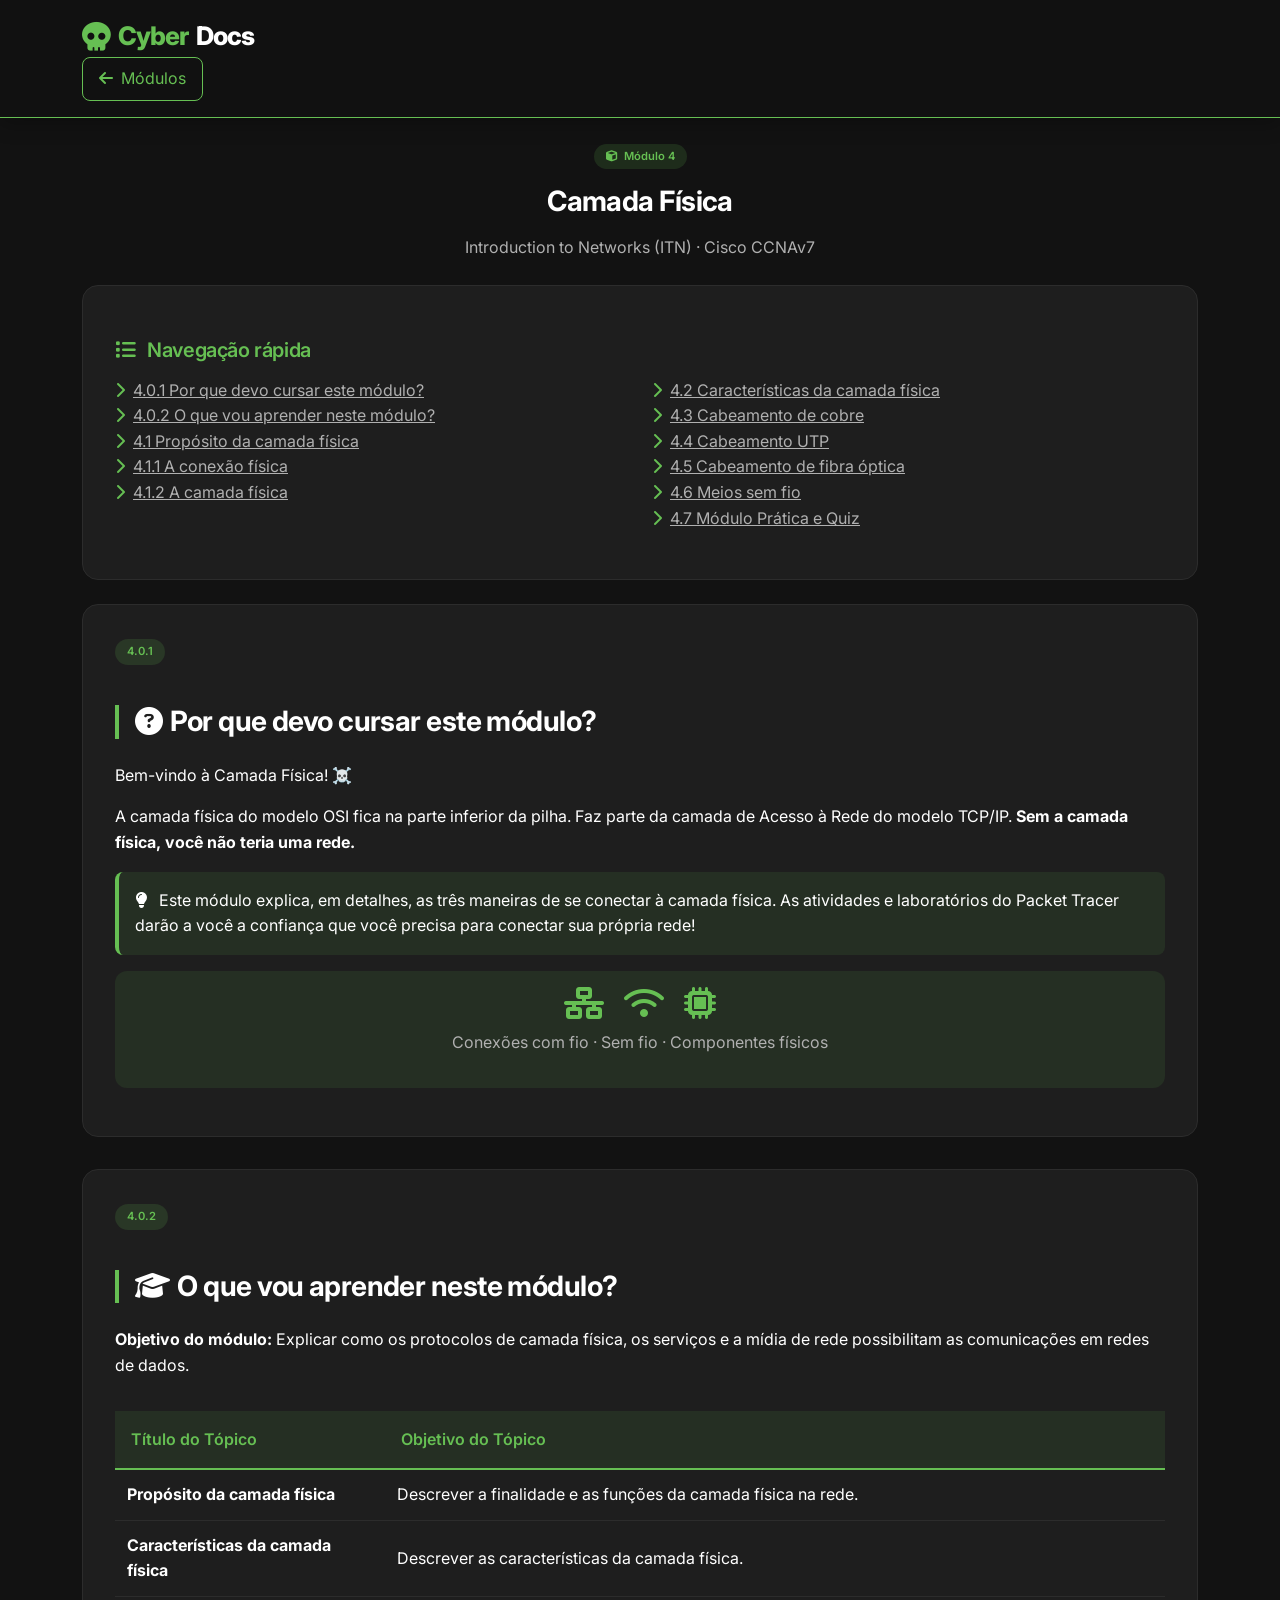
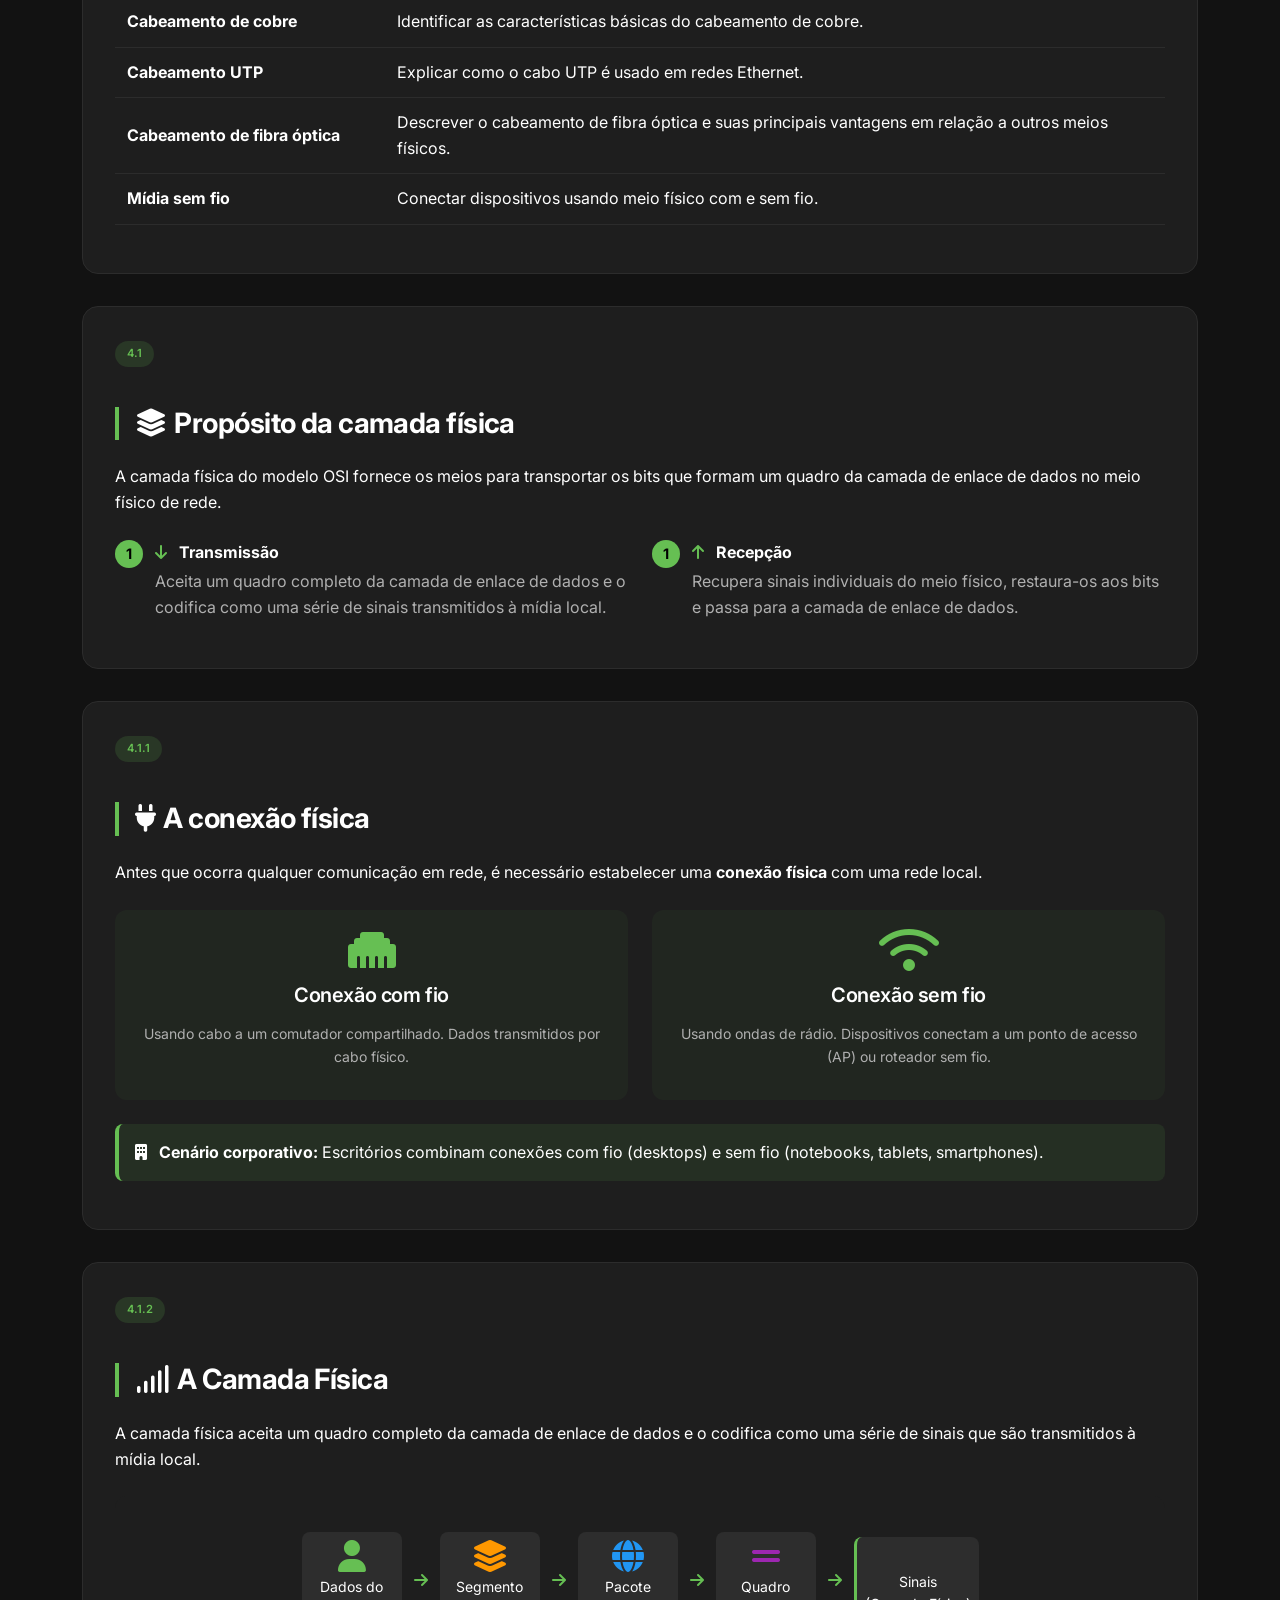
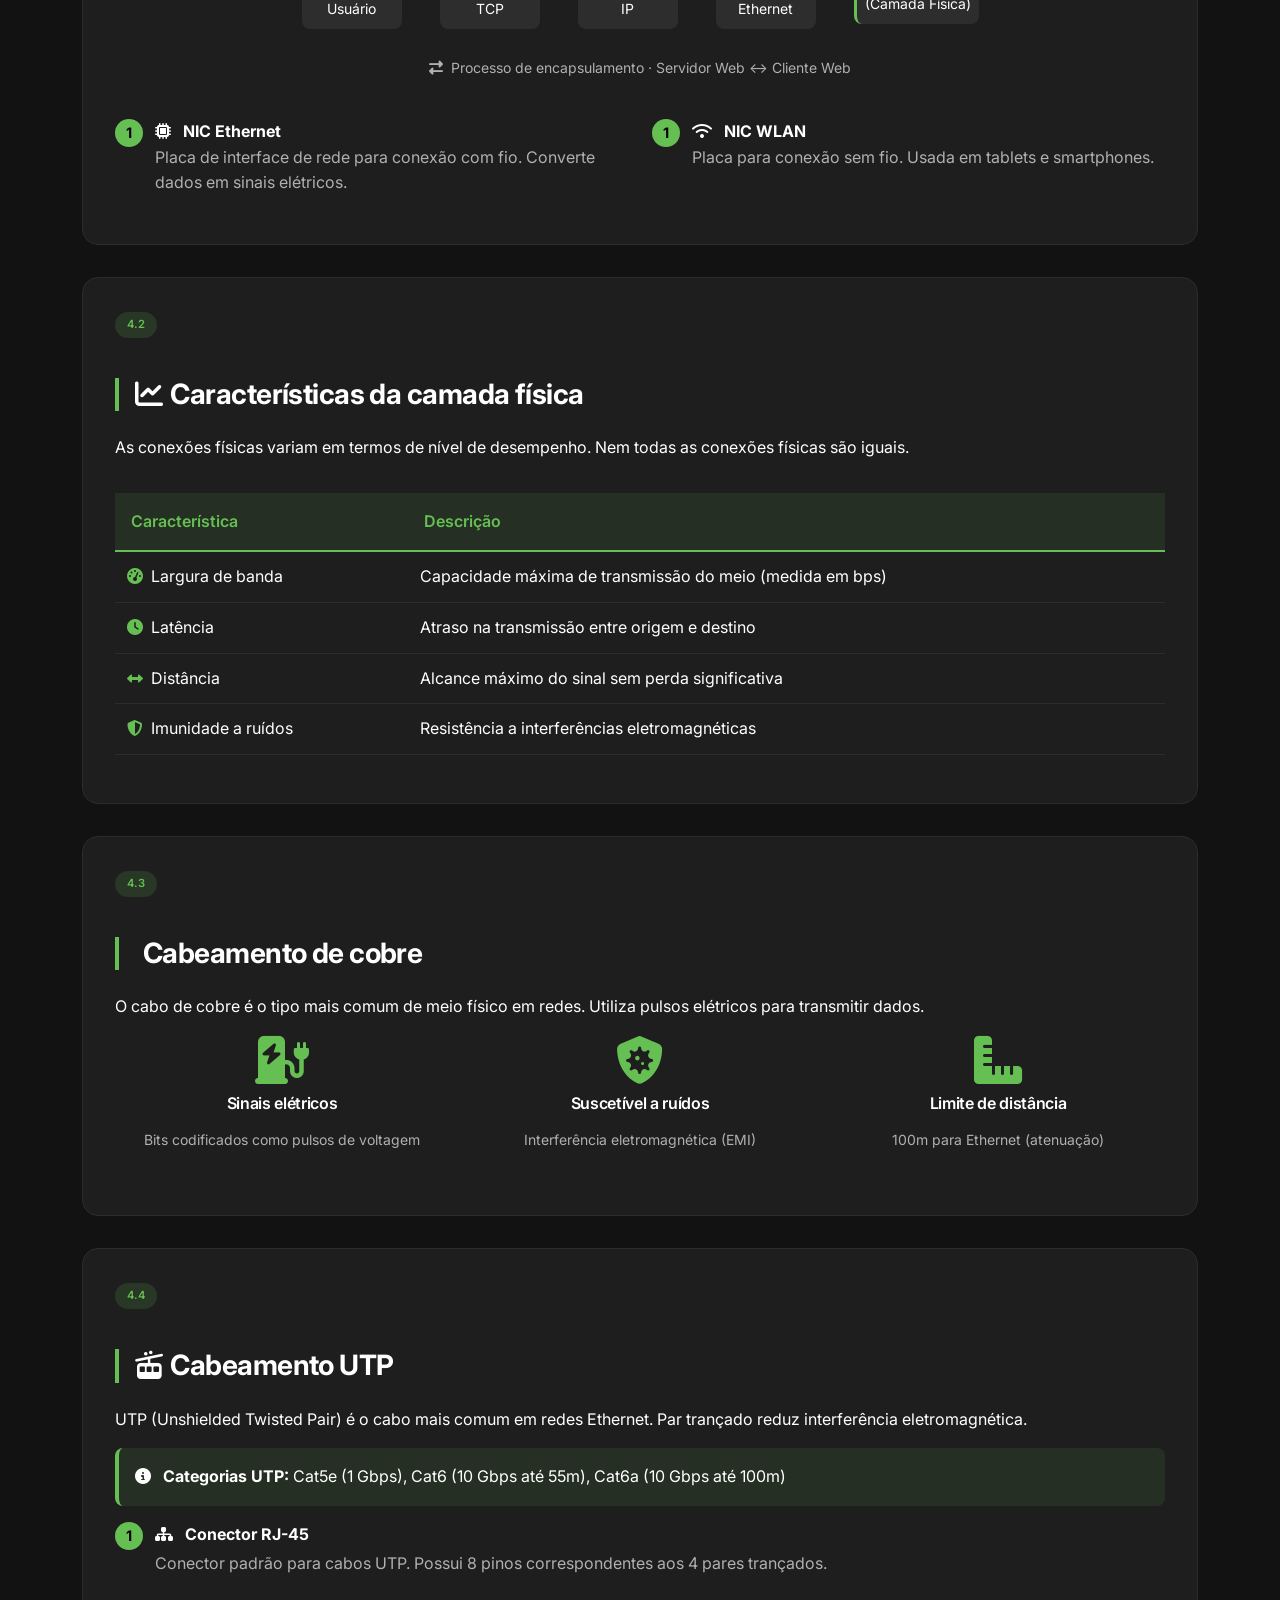
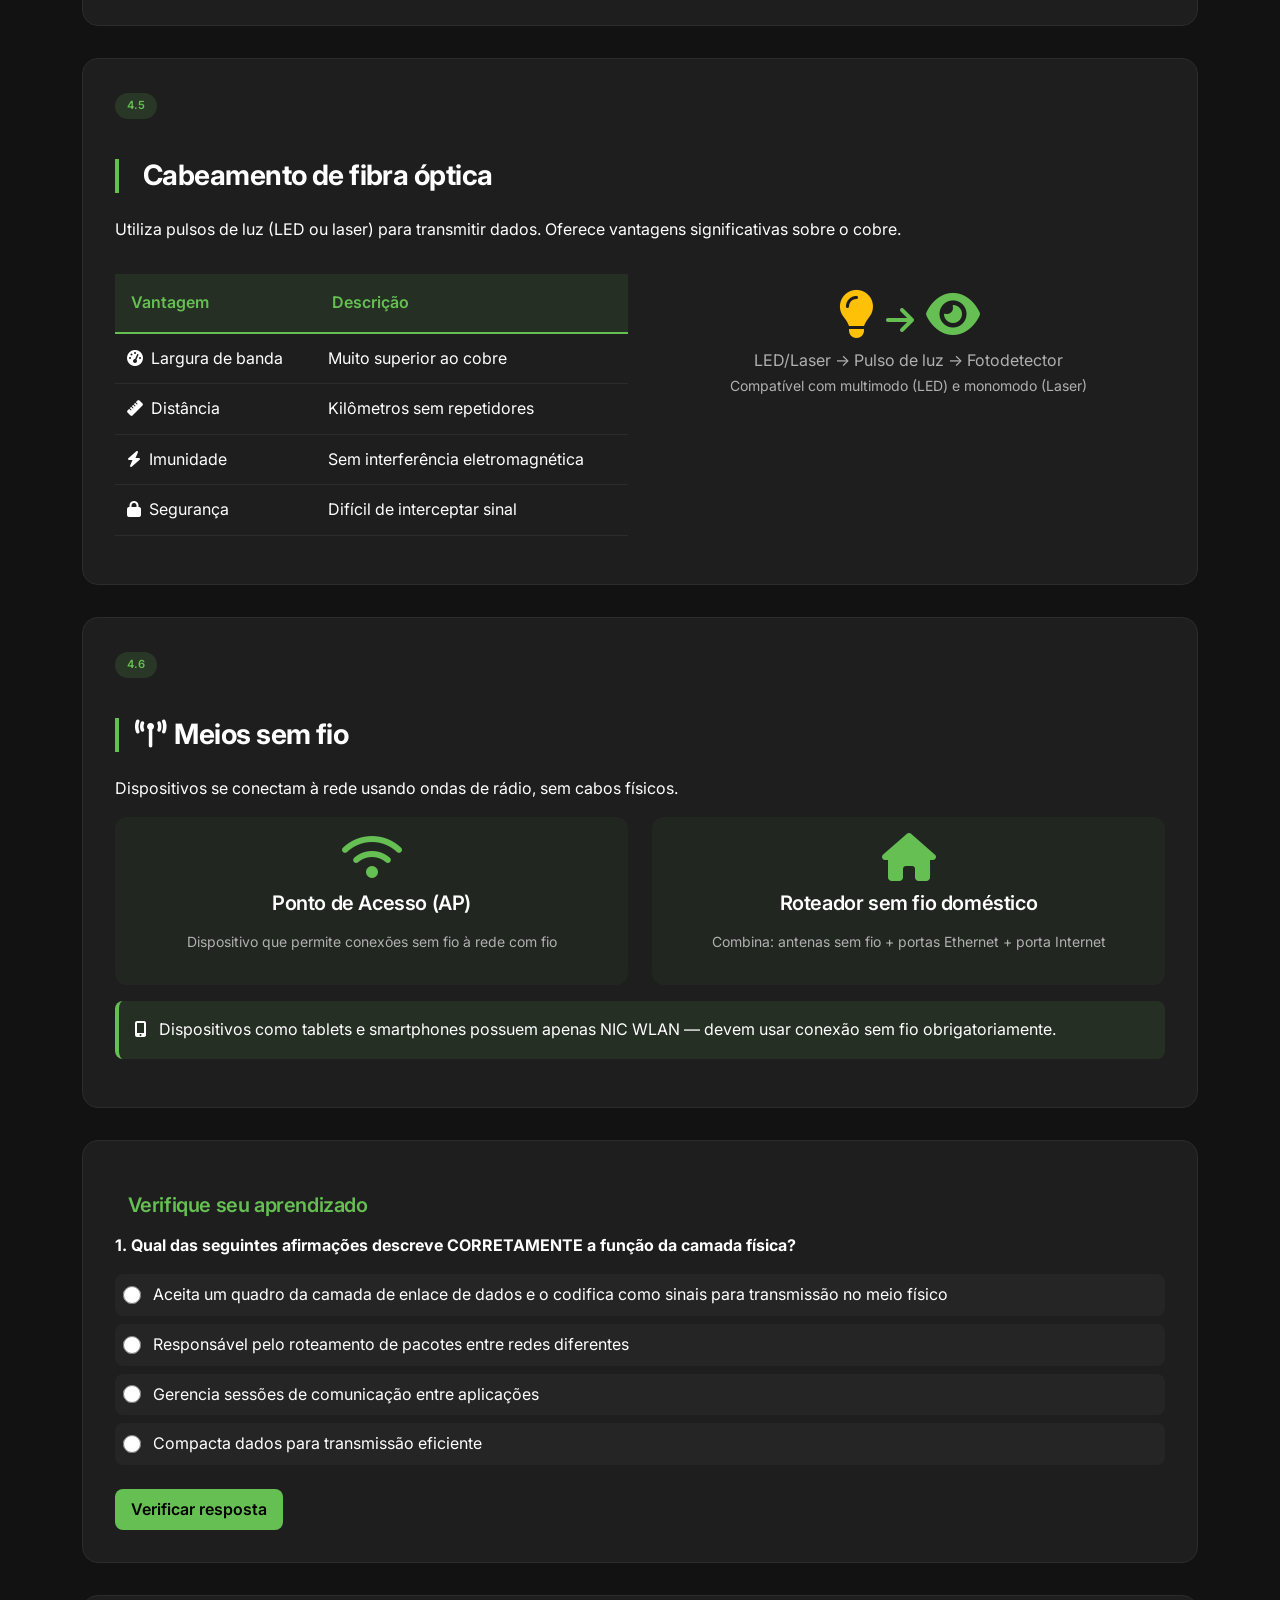
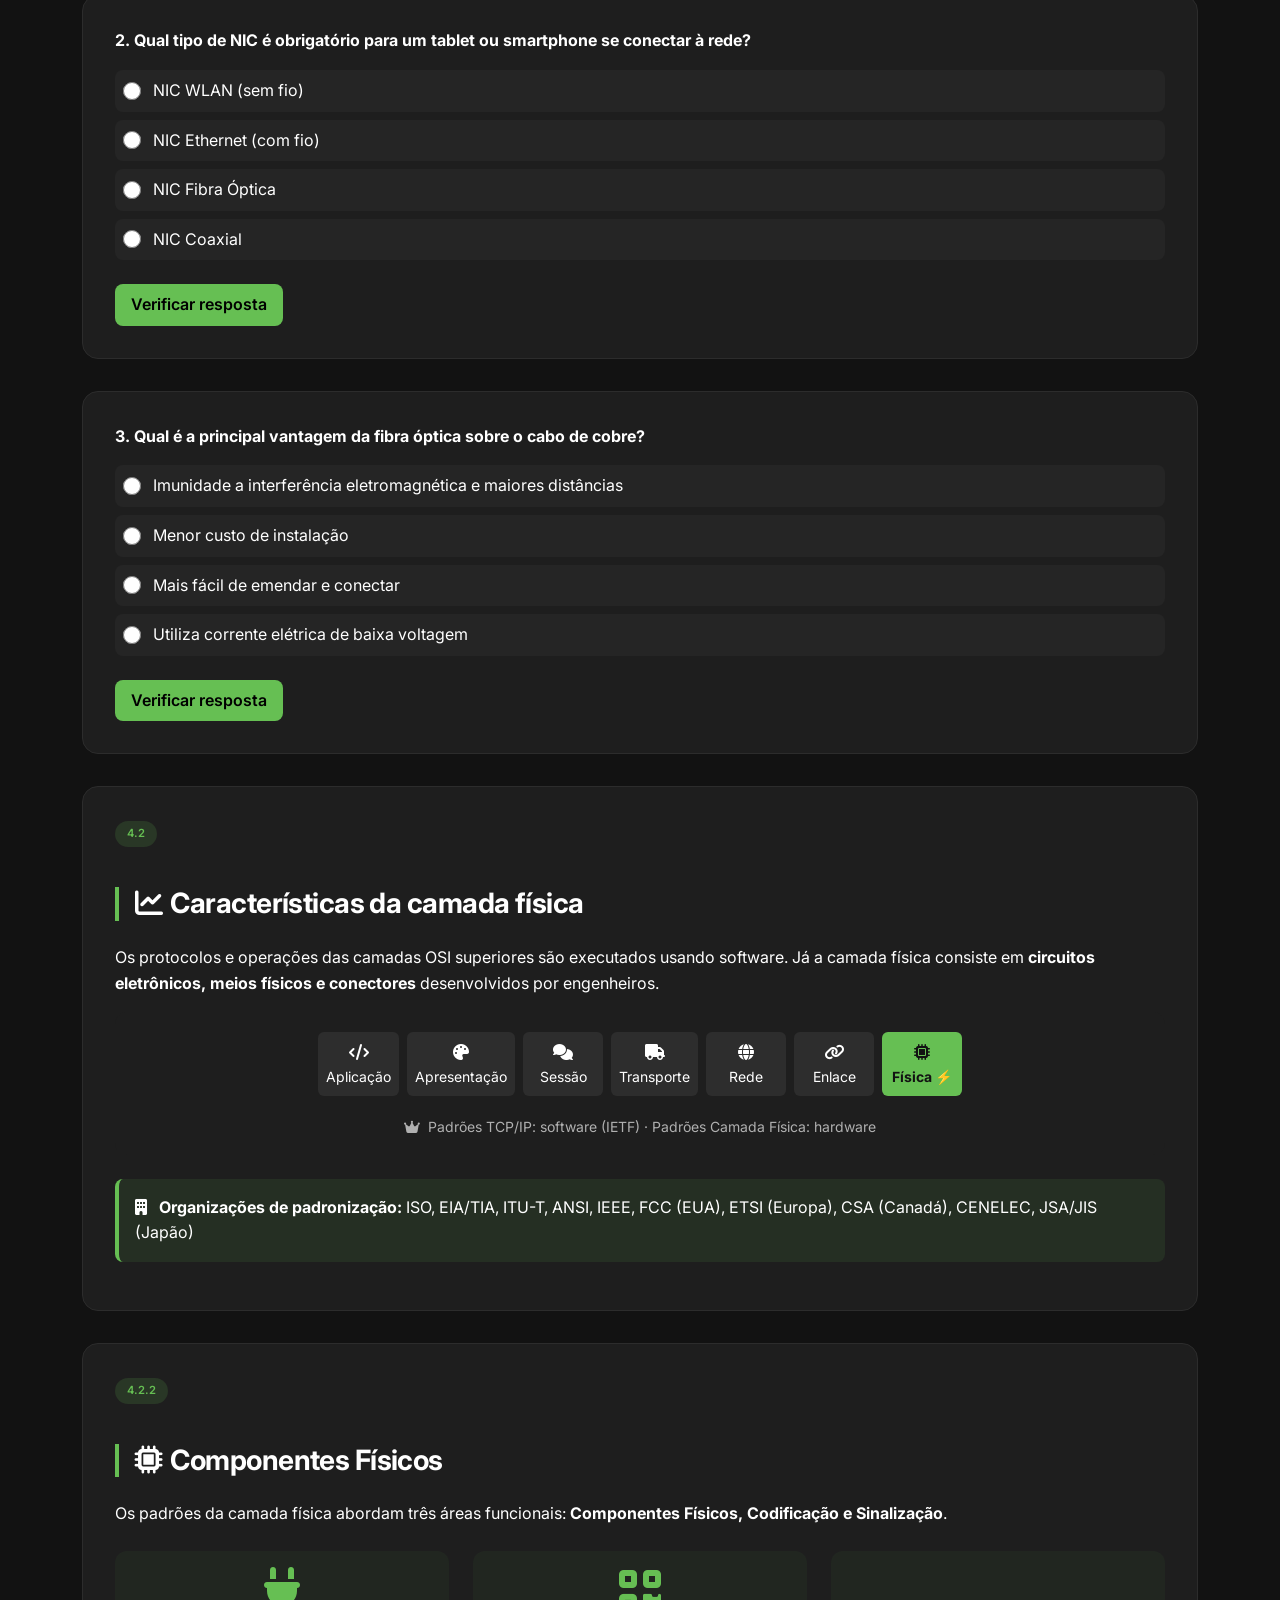
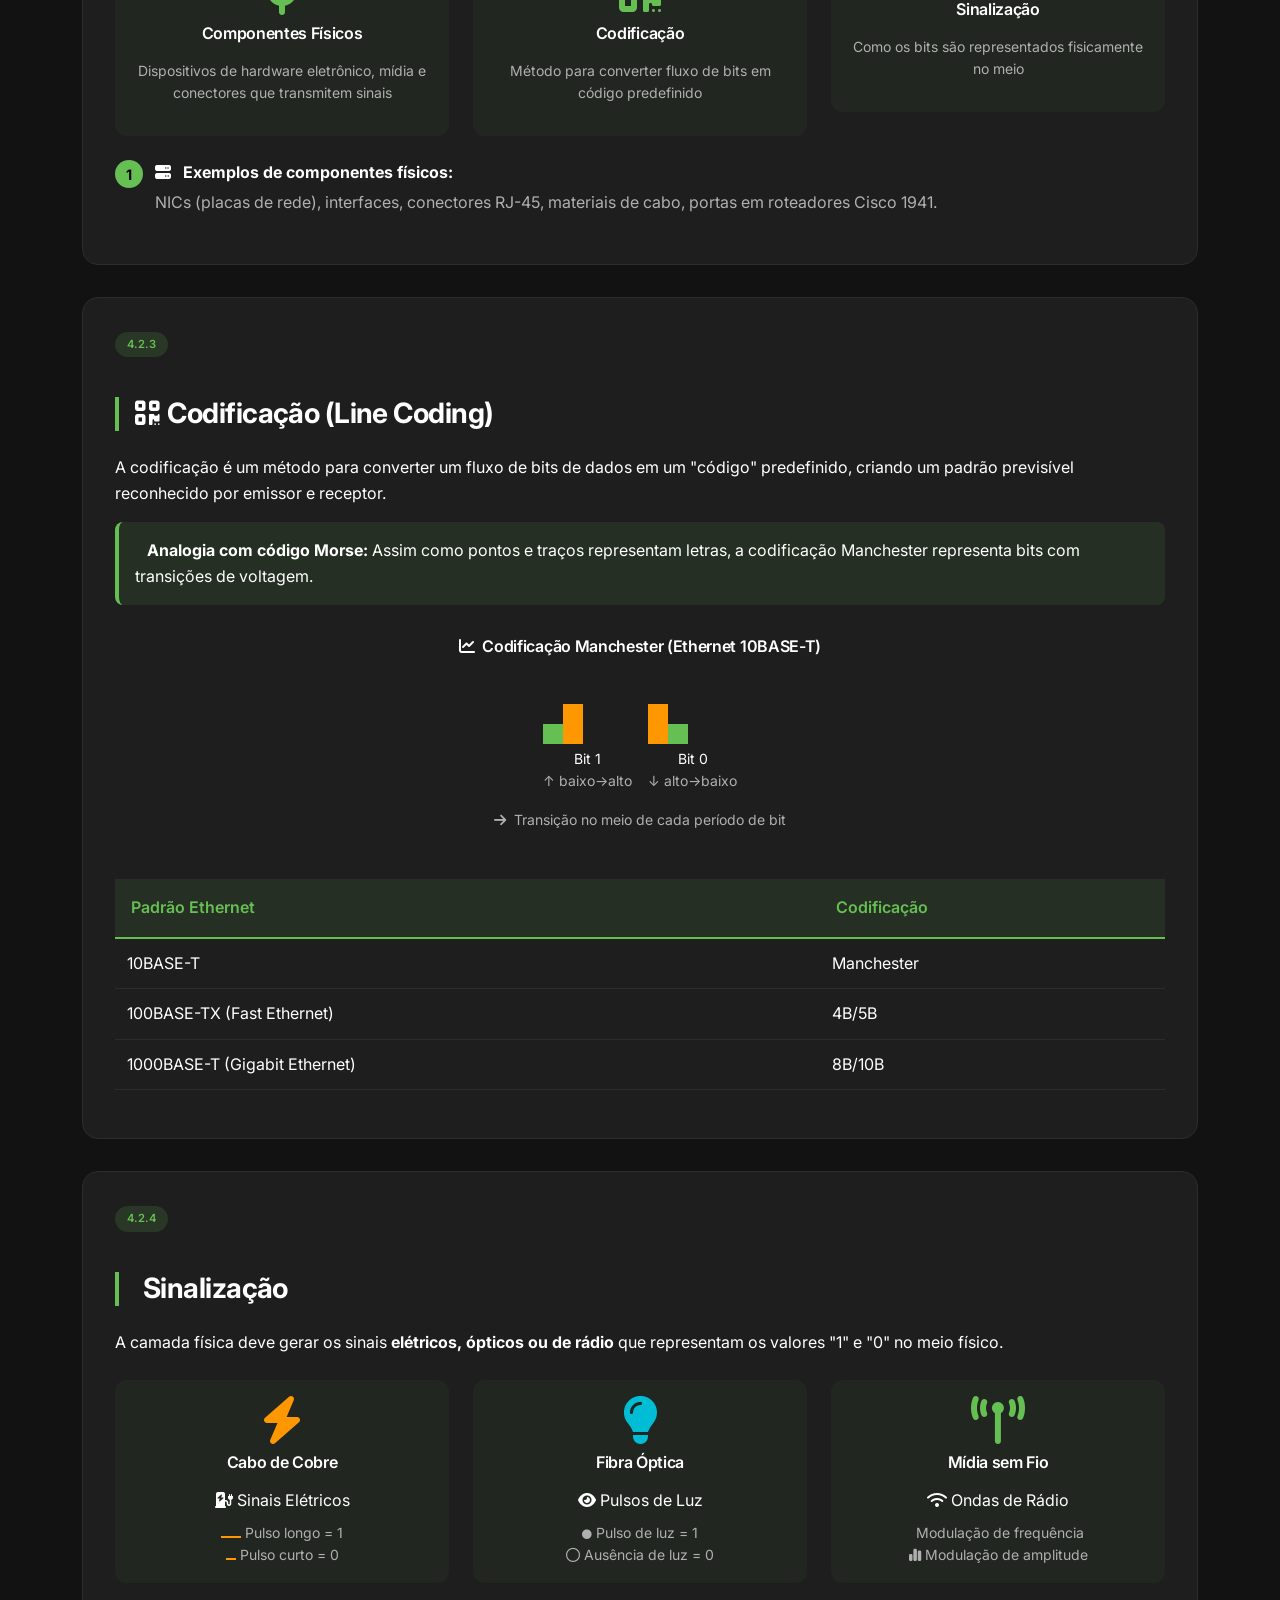
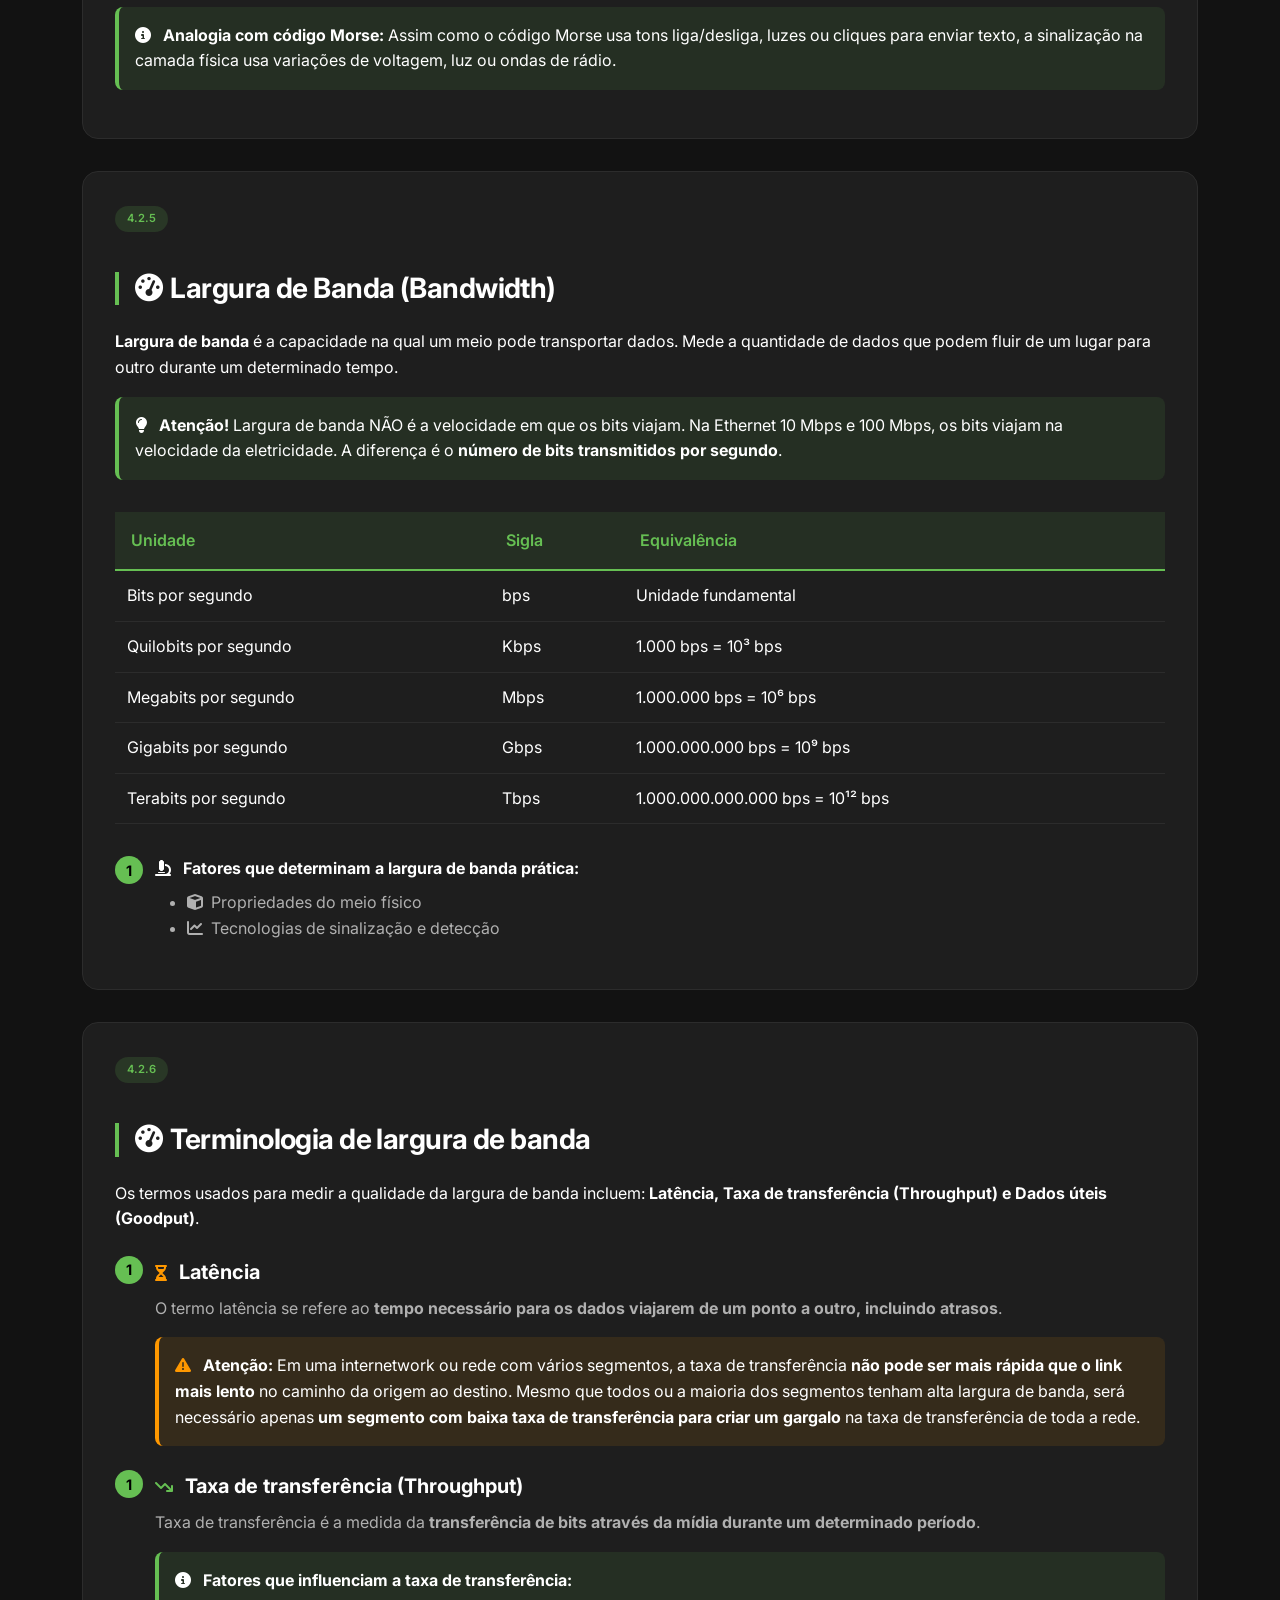
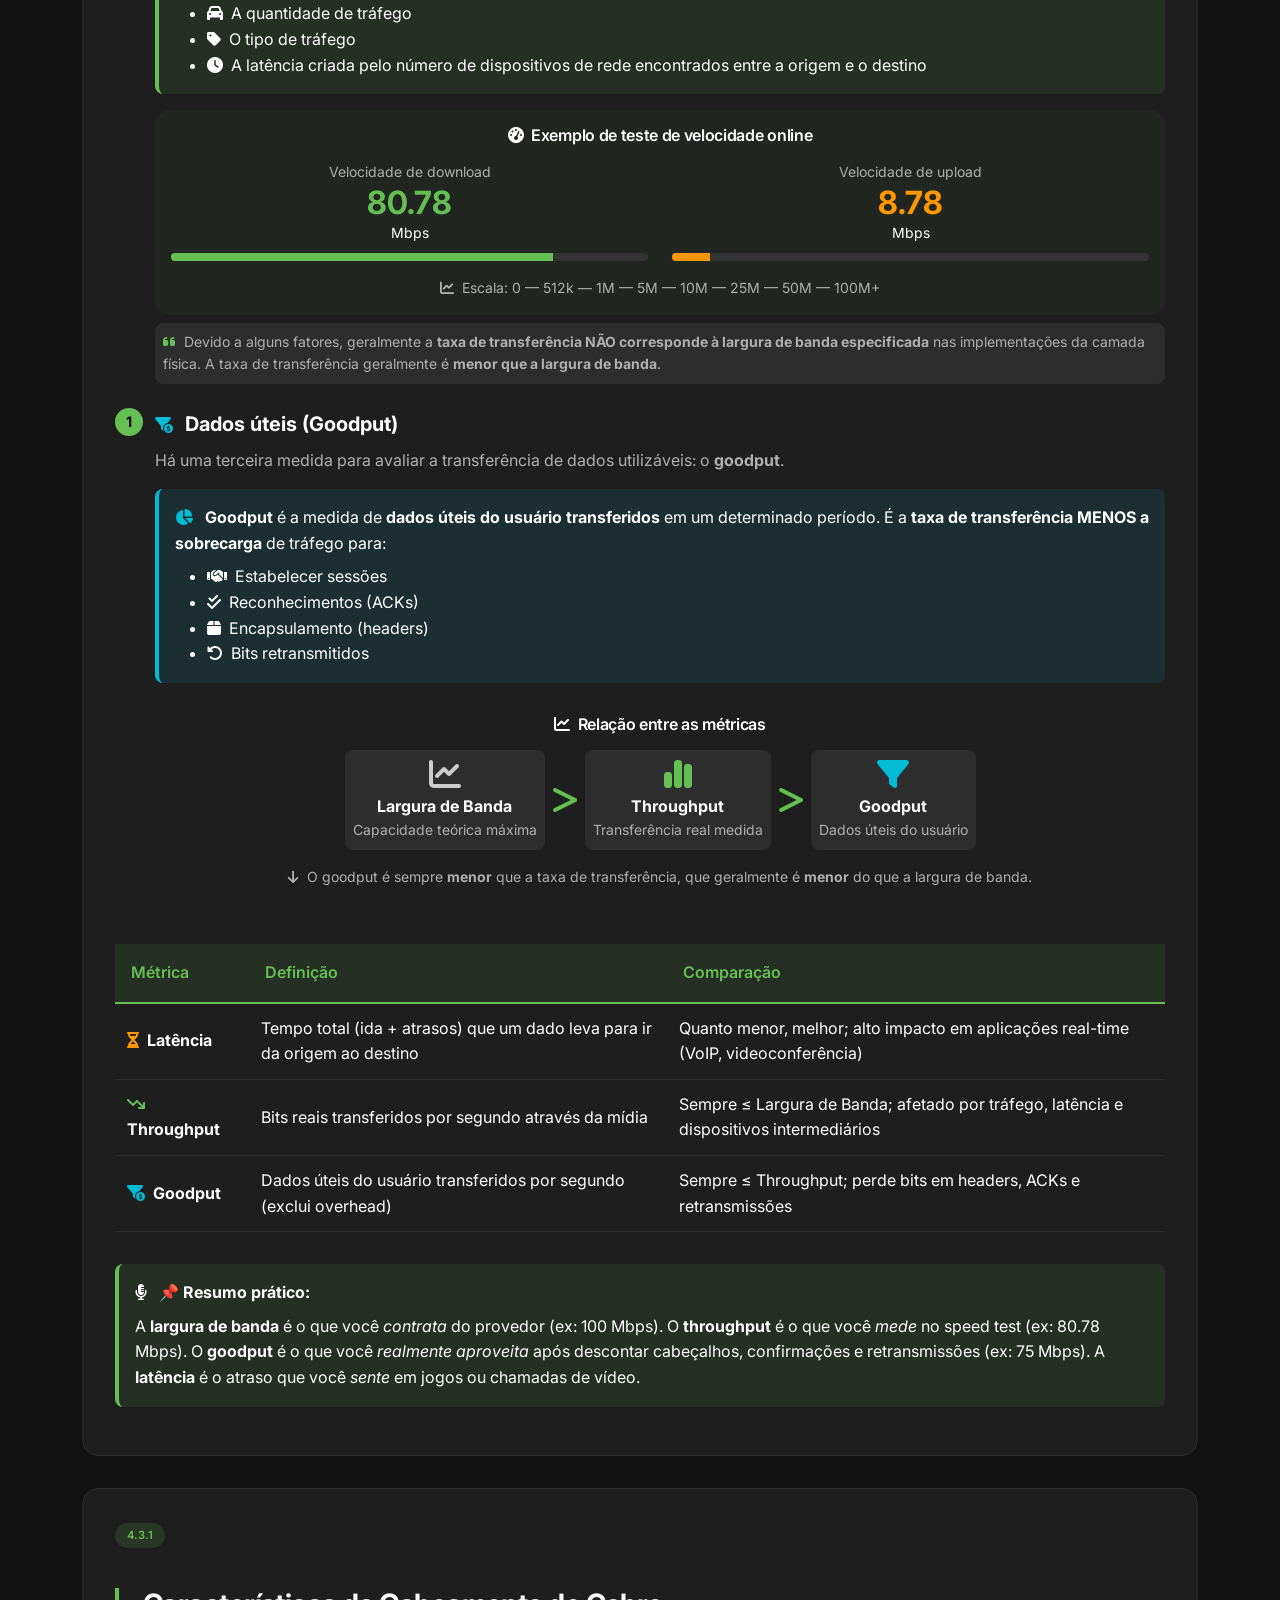
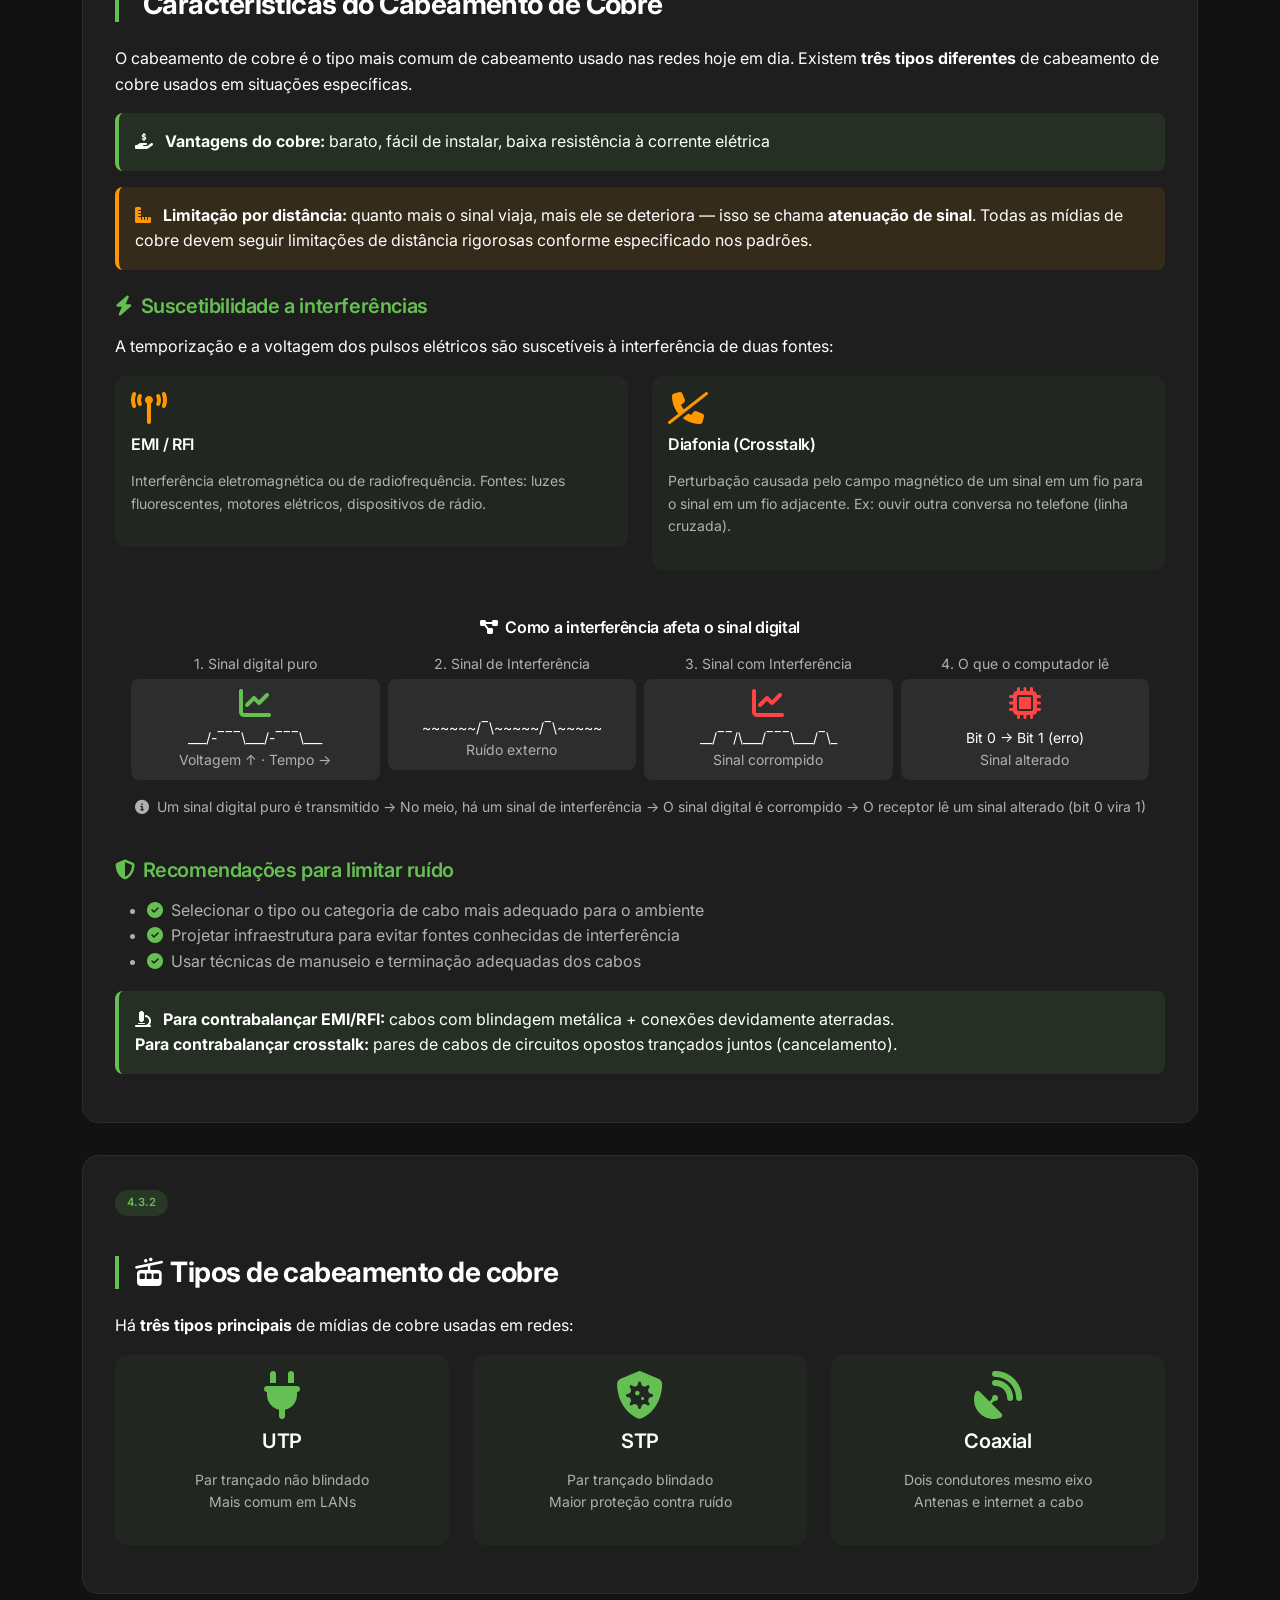
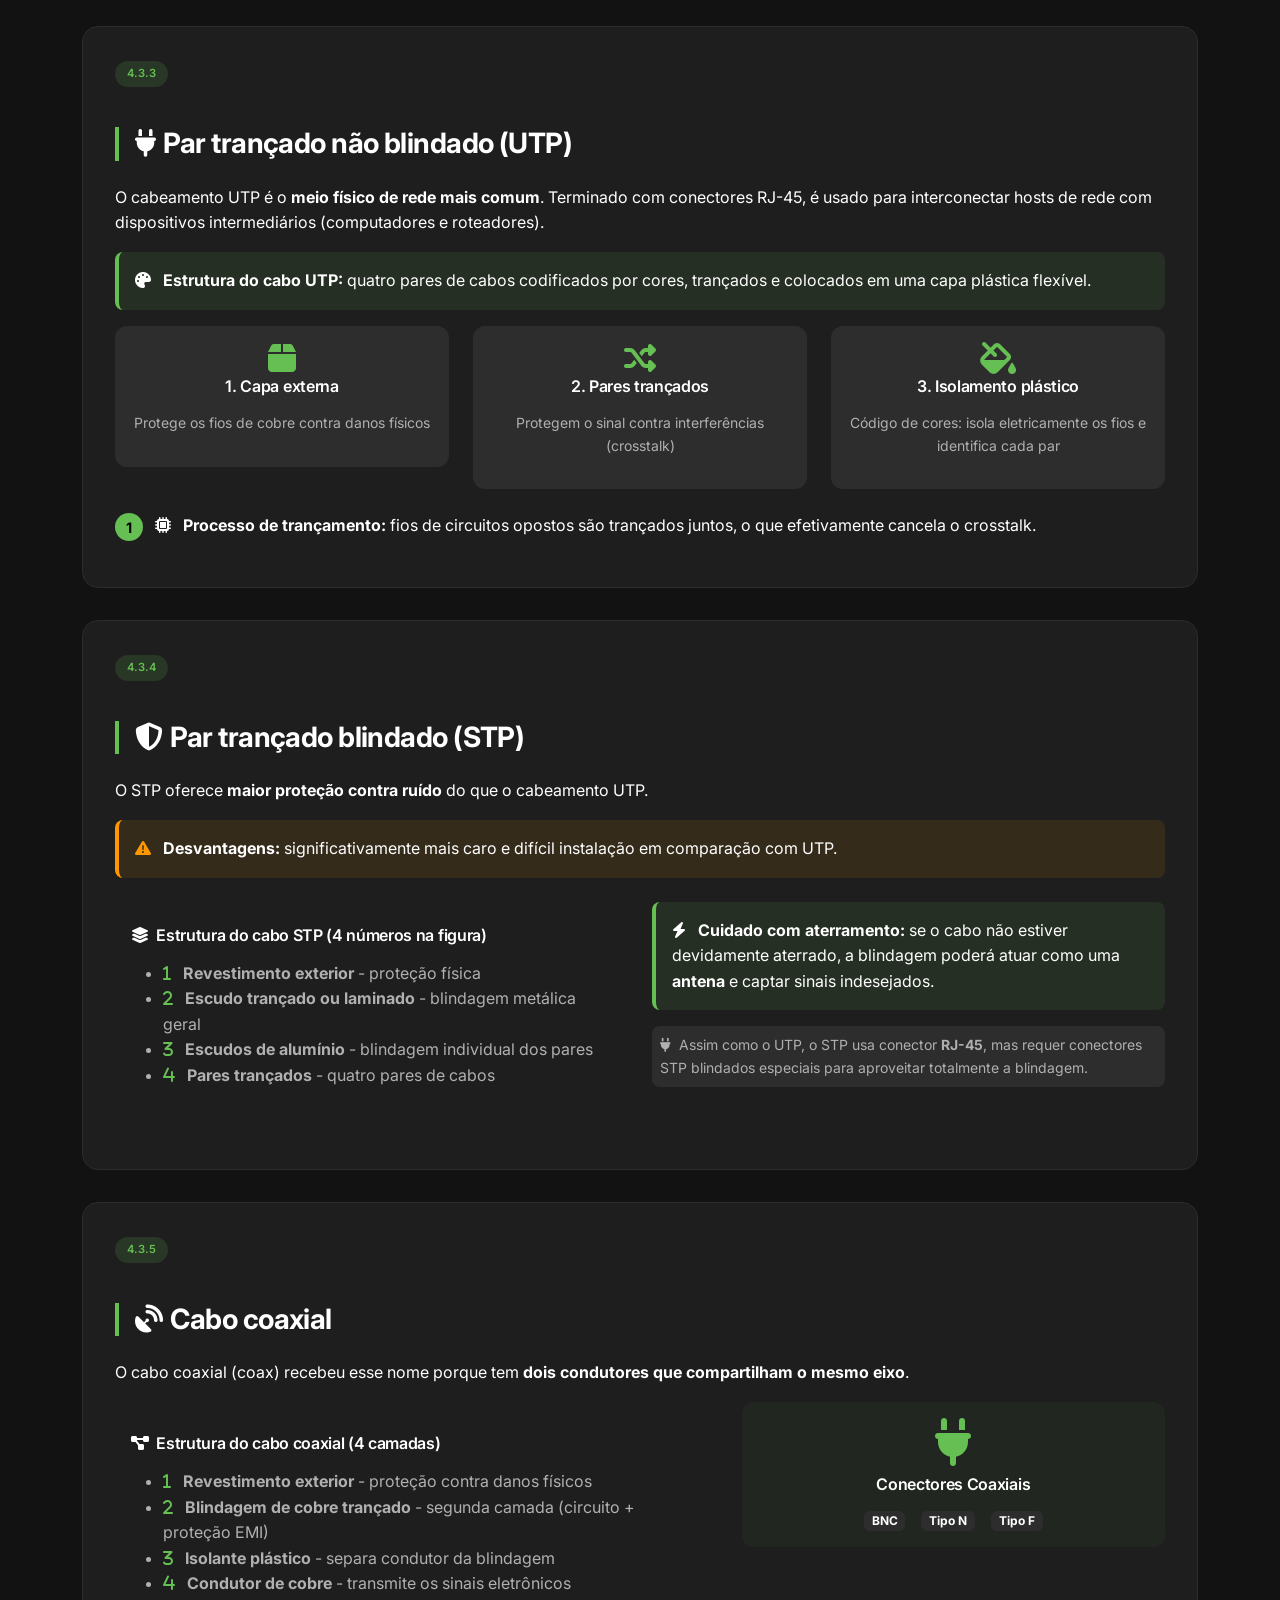
<file: pages/modulo_4.html>
<!doctype html>
<html lang="pt-br">
  <head>
    <meta charset="UTF-8" />
    <meta name="viewport" content="width=device-width, initial-scale=1.0" />
    <title>NET-ACAD · Módulo 4 | Camada Física</title>
    <link href="https://fonts.googleapis.com/css2?family=Inter:wght@300;400;500;600;700;800&display=swap" rel="stylesheet" />
    <link rel="stylesheet" href="https://cdnjs.cloudflare.com/ajax/libs/font-awesome/6.4.0/css/all.min.css" />
    <link href="https://cdn.jsdelivr.net/npm/bootstrap@5.3.0/dist/css/bootstrap.min.css" rel="stylesheet" />
    <link rel="stylesheet" href="../css/global.css" />
  </head>
  <body>
    <!-- NAVBAR (fixa) -->
    <nav class="navbar-glass">
      <div class="container">
        <a class="navbar-brand" href="modulos.html">
          <i class="fas fa-skull"></i>
          Cyber<span style="color: white">Docs</span>
        </a>
        <a href="../index.html" class="btn-cisco-outline"> <i class="fas fa-arrow-left me-1"></i> Módulos </a>
      </div>
    </nav>

    <main class="container py-4">
      <!-- HEADER DO MÓDULO -->
      <div class="text-center mb-4">
        <span class="section-badge"> <i class="fas fa-cube me-1"></i> Módulo 4 </span>
        <h1 class="display-6 fw-bold">Camada Física</h1>
        <p class="text-dim">Introduction to Networks (ITN) · Cisco CCNAv7</p>
      </div>

      <!-- ÍNDICE RÁPIDO COMPLETO -->
      <div class="content-card mb-4">
        <h3 class="cisco-subtitle"><i class="fas fa-list me-2"></i> Navegação rápida</h3>
        <div class="row">
          <div class="col-md-6">
            <ul class="list-unstyled">
              <li>
                <a href="#secao-4-0-1" class="text-dim">
                  <i class="fas fa-chevron-right me-2" style="color: var(--cisco-green)"></i>4.0.1 Por que devo cursar este módulo?
                </a>
              </li>
              <li>
                <a href="#secao-4-0-2" class="text-dim">
                  <i class="fas fa-chevron-right me-2" style="color: var(--cisco-green)"></i>4.0.2 O que vou aprender neste módulo?
                </a>
              </li>
              <li>
                <a href="#secao-4-1" class="text-dim">
                  <i class="fas fa-chevron-right me-2" style="color: var(--cisco-green)"></i>4.1 Propósito da camada física
                </a>
              </li>
              <li>
                <a href="#secao-4-1-1" class="text-dim">
                  <i class="fas fa-chevron-right me-2" style="color: var(--cisco-green)"></i>4.1.1 A conexão física
                </a>
              </li>
              <li>
                <a href="#secao-4-1-2" class="text-dim">
                  <i class="fas fa-chevron-right me-2" style="color: var(--cisco-green)"></i>4.1.2 A camada física
                </a>
              </li>
            </ul>
          </div>
          <div class="col-md-6">
            <ul class="list-unstyled">
              <li>
                <a href="#secao-4-2" class="text-dim">
                  <i class="fas fa-chevron-right me-2" style="color: var(--cisco-green)"></i>4.2 Características da camada física
                </a>
              </li>
              <li>
                <a href="#secao-4-3" class="text-dim">
                  <i class="fas fa-chevron-right me-2" style="color: var(--cisco-green)"></i>4.3 Cabeamento de cobre
                </a>
              </li>
              <li>
                <a href="#secao-4-4" class="text-dim">
                  <i class="fas fa-chevron-right me-2" style="color: var(--cisco-green)"></i>4.4 Cabeamento UTP
                </a>
              </li>
              <li>
                <a href="#secao-4-5" class="text-dim">
                  <i class="fas fa-chevron-right me-2" style="color: var(--cisco-green)"></i>4.5 Cabeamento de fibra óptica
                </a>
              </li>
              <li>
                <a href="#secao-4-6" class="text-dim">
                  <i class="fas fa-chevron-right me-2" style="color: var(--cisco-green)"></i>4.6 Meios sem fio
                </a>
              </li>
              <li>
                <a href="#secao-4-7" class="text-dim">
                  <i class="fas fa-chevron-right me-2" style="color: var(--cisco-green)"></i>4.7 Módulo Prática e Quiz
                </a>
              </li>
            </ul>
          </div>
        </div>
      </div>

      <!-- ============================================ -->
      <!-- SEÇÃO 4.0.1 - Por que devo cursar este módulo? -->
      <!-- ============================================ -->
      <div id="secao-4-0-1" class="content-card">
        <span class="section-badge">4.0.1</span>
        <h2 class="cisco-title"><i class="fas fa-question-circle me-2"></i>Por que devo cursar este módulo?</h2>
        <p>Bem-vindo à Camada Física! ☠️</p>
        <p>
          A camada física do modelo OSI fica na parte inferior da pilha. Faz parte da camada de Acesso à Rede do modelo TCP/IP.
          <strong>Sem a camada física, você não teria uma rede.</strong>
        </p>

        <div class="alert-cisco mt-3">
          <i class="fas fa-lightbulb me-2"></i>
          Este módulo explica, em detalhes, as três maneiras de se conectar à camada física. As atividades e laboratórios do Packet Tracer
          darão a você a confiança que você precisa para conectar sua própria rede!
        </div>

        <div class="packet-stack mt-3 p-3" style="background: rgba(102, 191, 83, 0.1); border-radius: 12px; text-align: center">
          <i class="fas fa-network-wired fa-2x" style="color: var(--cisco-green)"></i>
          <i class="fas fa-wifi fa-2x mx-3" style="color: var(--cisco-green)"></i>
          <i class="fas fa-microchip fa-2x" style="color: var(--cisco-green)"></i>
          <p class="mt-2 text-dim">Conexões com fio · Sem fio · Componentes físicos</p>
        </div>
      </div>

      <!-- ============================================ -->
      <!-- SEÇÃO 4.0.2 - O que vou aprender neste módulo? -->
      <!-- ============================================ -->
      <div id="secao-4-0-2" class="content-card">
        <span class="section-badge">4.0.2</span>
        <h2 class="cisco-title"><i class="fas fa-graduation-cap me-2"></i>O que vou aprender neste módulo?</h2>
        <p>
          <strong>Objetivo do módulo:</strong> Explicar como os protocolos de camada física, os serviços e a mídia de rede possibilitam as
          comunicações em redes de dados.
        </p>

        <div class="table-responsive mt-3">
          <table class="table table-cisco">
            <thead>
              <tr>
                <th>Título do Tópico</th>
                <th>Objetivo do Tópico</th>
              </tr>
            </thead>
            <tbody>
              <tr>
                <td><strong>Propósito da camada física</strong></td>
                <td>Descrever a finalidade e as funções da camada física na rede.</td>
              </tr>
              <tr>
                <td><strong>Características da camada física</strong></td>
                <td>Descrever as características da camada física.</td>
              </tr>
              <tr>
                <td><strong>Cabeamento de cobre</strong></td>
                <td>Identificar as características básicas do cabeamento de cobre.</td>
              </tr>
              <tr>
                <td><strong>Cabeamento UTP</strong></td>
                <td>Explicar como o cabo UTP é usado em redes Ethernet.</td>
              </tr>
              <tr>
                <td><strong>Cabeamento de fibra óptica</strong></td>
                <td>Descrever o cabeamento de fibra óptica e suas principais vantagens em relação a outros meios físicos.</td>
              </tr>
              <tr>
                <td><strong>Mídia sem fio</strong></td>
                <td>Conectar dispositivos usando meio físico com e sem fio.</td>
              </tr>
            </tbody>
          </table>
        </div>
      </div>

      <!-- ============================================ -->
      <!-- SEÇÃO 4.1 - Propósito da camada física -->
      <!-- ============================================ -->
      <div id="secao-4-1" class="content-card">
        <span class="section-badge">4.1</span>
        <h2 class="cisco-title"><i class="fas fa-layer-group me-2"></i>Propósito da camada física</h2>
        <p>
          A camada física do modelo OSI fornece os meios para transportar os bits que formam um quadro da camada de enlace de dados no meio
          físico de rede.
        </p>

        <div class="row mt-4">
          <div class="col-md-6">
            <div class="config-step">
              <i class="fas fa-arrow-down me-2" style="color: var(--cisco-green)"></i>
              <strong>Transmissão</strong>
              <p class="text-dim mt-1">
                Aceita um quadro completo da camada de enlace de dados e o codifica como uma série de sinais transmitidos à mídia local.
              </p>
            </div>
          </div>
          <div class="col-md-6">
            <div class="config-step">
              <i class="fas fa-arrow-up me-2" style="color: var(--cisco-green)"></i>
              <strong>Recepção</strong>
              <p class="text-dim mt-1">
                Recupera sinais individuais do meio físico, restaura-os aos bits e passa para a camada de enlace de dados.
              </p>
            </div>
          </div>
        </div>
      </div>

      <!-- ============================================ -->
      <!-- SEÇÃO 4.1.1 - A conexão física -->
      <!-- ============================================ -->
      <div id="secao-4-1-1" class="content-card">
        <span class="section-badge">4.1.1</span>
        <h2 class="cisco-title"><i class="fas fa-plug me-2"></i>A conexão física</h2>
        <p>
          Antes que ocorra qualquer comunicação em rede, é necessário estabelecer uma <strong>conexão física</strong> com uma rede local.
        </p>

        <div class="row mt-4">
          <div class="col-md-6 mb-3">
            <div class="text-center p-3" style="background: rgba(102, 191, 83, 0.05); border-radius: 12px">
              <i class="fas fa-ethernet fa-3x" style="color: var(--cisco-green)"></i>
              <h5 class="mt-2">Conexão com fio</h5>
              <p class="text-dim small">Usando cabo a um comutador compartilhado. Dados transmitidos por cabo físico.</p>
            </div>
          </div>
          <div class="col-md-6 mb-3">
            <div class="text-center p-3" style="background: rgba(102, 191, 83, 0.05); border-radius: 12px">
              <i class="fas fa-wifi fa-3x" style="color: var(--cisco-green)"></i>
              <h5 class="mt-2">Conexão sem fio</h5>
              <p class="text-dim small">Usando ondas de rádio. Dispositivos conectam a um ponto de acesso (AP) ou roteador sem fio.</p>
            </div>
          </div>
        </div>

        <div class="alert-cisco mt-2">
          <i class="fas fa-building me-2"></i>
          <strong>Cenário corporativo:</strong> Escritórios combinam conexões com fio (desktops) e sem fio (notebooks, tablets,
          smartphones).
        </div>
      </div>

      <!-- ============================================ -->
      <!-- SEÇÃO 4.1.2 - A Camada Física (com diagrama) -->
      <!-- ============================================ -->
      <div id="secao-4-1-2" class="content-card">
        <span class="section-badge">4.1.2</span>
        <h2 class="cisco-title"><i class="fas fa-signal me-2"></i>A Camada Física</h2>
        <p>
          A camada física aceita um quadro completo da camada de enlace de dados e o codifica como uma série de sinais que são transmitidos
          à mídia local.
        </p>

        <!-- Diagrama de encapsulamento com ícones -->
        <div class="packet-stack mt-4">
          <div class="d-flex flex-wrap justify-content-center align-items-center py-3">
            <div class="text-center mx-2 my-1 p-2" style="background: #2d2d2d; border-radius: 8px; min-width: 100px">
              <i class="fas fa-user fa-2x" style="color: var(--cisco-green)"></i>
              <div class="small">Dados do<br />Usuário</div>
            </div>
            <i class="fas fa-arrow-right mx-1" style="color: var(--cisco-green)"></i>
            <div class="text-center mx-2 my-1 p-2" style="background: #2d2d2d; border-radius: 8px; min-width: 100px">
              <i class="fas fa-layer-group fa-2x" style="color: #ff9800"></i>
              <div class="small">Segmento<br />TCP</div>
            </div>
            <i class="fas fa-arrow-right mx-1" style="color: var(--cisco-green)"></i>
            <div class="text-center mx-2 my-1 p-2" style="background: #2d2d2d; border-radius: 8px; min-width: 100px">
              <i class="fas fa-globe fa-2x" style="color: #2196f3"></i>
              <div class="small">Pacote<br />IP</div>
            </div>
            <i class="fas fa-arrow-right mx-1" style="color: var(--cisco-green)"></i>
            <div class="text-center mx-2 my-1 p-2" style="background: #2d2d2d; border-radius: 8px; min-width: 100px">
              <i class="fas fa-grip-lines fa-2x" style="color: #9c27b0"></i>
              <div class="small">Quadro<br />Ethernet</div>
            </div>
            <i class="fas fa-arrow-right mx-1" style="color: var(--cisco-green)"></i>
            <div
              class="text-center mx-2 my-1 p-2"
              style="background: #2d2d2d; border-radius: 8px; border-left: 3px solid var(--cisco-green)"
            >
              <i class="fas fa-waveform fa-2x" style="color: var(--cisco-green)"></i>
              <div class="small">Sinais<br />(Camada Física)</div>
            </div>
          </div>
          <div class="text-center text-dim small mt-2">
            <i class="fas fa-exchange-alt me-1"></i> Processo de encapsulamento · Servidor Web ↔ Cliente Web
          </div>
        </div>

        <div class="row mt-4">
          <div class="col-md-6">
            <div class="config-step">
              <i class="fas fa-microchip me-2"></i>
              <strong>NIC Ethernet</strong>
              <p class="text-dim">Placa de interface de rede para conexão com fio. Converte dados em sinais elétricos.</p>
            </div>
          </div>
          <div class="col-md-6">
            <div class="config-step">
              <i class="fas fa-wifi me-2"></i>
              <strong>NIC WLAN</strong>
              <p class="text-dim">Placa para conexão sem fio. Usada em tablets e smartphones.</p>
            </div>
          </div>
        </div>
      </div>

      <!-- ============================================ -->
      <!-- SEÇÃO 4.2 - Características da camada física -->
      <!-- ============================================ -->
      <div id="secao-4-2" class="content-card">
        <span class="section-badge">4.2</span>
        <h2 class="cisco-title"><i class="fas fa-chart-line me-2"></i>Características da camada física</h2>
        <p>As conexões físicas variam em termos de nível de desempenho. Nem todas as conexões físicas são iguais.</p>

        <div class="table-responsive mt-3">
          <table class="table table-cisco">
            <thead>
              <tr>
                <th>Característica</th>
                <th>Descrição</th>
              </tr>
            </thead>
            <tbody>
              <tr>
                <td><i class="fas fa-tachometer-alt me-2" style="color: var(--cisco-green)"></i>Largura de banda</td>
                <td>Capacidade máxima de transmissão do meio (medida em bps)</td>
              </tr>
              <tr>
                <td><i class="fas fa-clock me-2" style="color: var(--cisco-green)"></i>Latência</td>
                <td>Atraso na transmissão entre origem e destino</td>
              </tr>
              <tr>
                <td><i class="fas fa-arrows-alt-h me-2" style="color: var(--cisco-green)"></i>Distância</td>
                <td>Alcance máximo do sinal sem perda significativa</td>
              </tr>
              <tr>
                <td><i class="fas fa-shield-alt me-2" style="color: var(--cisco-green)"></i>Imunidade a ruídos</td>
                <td>Resistência a interferências eletromagnéticas</td>
              </tr>
            </tbody>
          </table>
        </div>
      </div>

      <!-- ============================================ -->
      <!-- SEÇÃO 4.3 - Cabeamento de cobre -->
      <!-- ============================================ -->
      <div id="secao-4-3" class="content-card">
        <span class="section-badge">4.3</span>
        <h2 class="cisco-title"><i class="fas fa-copper-wire me-2"></i>Cabeamento de cobre</h2>
        <p>O cabo de cobre é o tipo mais comum de meio físico em redes. Utiliza pulsos elétricos para transmitir dados.</p>

        <div class="row mt-3">
          <div class="col-md-4 text-center mb-3">
            <i class="fas fa-charging-station fa-3x" style="color: var(--cisco-green)"></i>
            <h6 class="mt-2">Sinais elétricos</h6>
            <p class="text-dim small">Bits codificados como pulsos de voltagem</p>
          </div>
          <div class="col-md-4 text-center mb-3">
            <i class="fas fa-shield-virus fa-3x" style="color: var(--cisco-green)"></i>
            <h6 class="mt-2">Suscetível a ruídos</h6>
            <p class="text-dim small">Interferência eletromagnética (EMI)</p>
          </div>
          <div class="col-md-4 text-center mb-3">
            <i class="fas fa-ruler-combined fa-3x" style="color: var(--cisco-green)"></i>
            <h6 class="mt-2">Limite de distância</h6>
            <p class="text-dim small">100m para Ethernet (atenuação)</p>
          </div>
        </div>
      </div>

      <!-- ============================================ -->
      <!-- SEÇÃO 4.4 - Cabeamento UTP -->
      <!-- ============================================ -->
      <div id="secao-4-4" class="content-card">
        <span class="section-badge">4.4</span>
        <h2 class="cisco-title"><i class="fas fa-cable-car me-2"></i>Cabeamento UTP</h2>
        <p>UTP (Unshielded Twisted Pair) é o cabo mais comum em redes Ethernet. Par trançado reduz interferência eletromagnética.</p>

        <div class="alert-cisco">
          <i class="fas fa-info-circle me-2"></i>
          <strong>Categorias UTP:</strong> Cat5e (1 Gbps), Cat6 (10 Gbps até 55m), Cat6a (10 Gbps até 100m)
        </div>

        <div class="config-step mt-3">
          <i class="fas fa-sitemap me-2"></i>
          <strong>Conector RJ-45</strong>
          <p class="text-dim mt-1">Conector padrão para cabos UTP. Possui 8 pinos correspondentes aos 4 pares trançados.</p>
        </div>
      </div>

      <!-- ============================================ -->
      <!-- SEÇÃO 4.5 - Fibra óptica -->
      <!-- ============================================ -->
      <div id="secao-4-5" class="content-card">
        <span class="section-badge">4.5</span>
        <h2 class="cisco-title"><i class="fas fa-fiber-optic me-2"></i>Cabeamento de fibra óptica</h2>
        <p>Utiliza pulsos de luz (LED ou laser) para transmitir dados. Oferece vantagens significativas sobre o cobre.</p>

        <div class="row mt-3">
          <div class="col-md-6">
            <div class="table-responsive">
              <table class="table table-cisco">
                <thead>
                  <tr>
                    <th>Vantagem</th>
                    <th>Descrição</th>
                  </tr>
                </thead>
                <tbody>
                  <tr>
                    <td><i class="fas fa-tachometer-alt me-1"></i> Largura de banda</td>
                    <td>Muito superior ao cobre</td>
                  </tr>
                  <tr>
                    <td><i class="fas fa-ruler me-1"></i> Distância</td>
                    <td>Kilômetros sem repetidores</td>
                  </tr>
                  <tr>
                    <td><i class="fas fa-bolt me-1"></i> Imunidade</td>
                    <td>Sem interferência eletromagnética</td>
                  </tr>
                  <tr>
                    <td><i class="fas fa-lock me-1"></i> Segurança</td>
                    <td>Difícil de interceptar sinal</td>
                  </tr>
                </tbody>
              </table>
            </div>
          </div>
          <div class="col-md-6">
            <div class="packet-stack p-3 text-center">
              <i class="fas fa-lightbulb fa-3x" style="color: #ffc107"></i>
              <i class="fas fa-arrow-right fa-2x mx-2" style="color: var(--cisco-green)"></i>
              <i class="fas fa-eye fa-3x" style="color: var(--cisco-green)"></i>
              <p class="mt-2 text-dim">
                LED/Laser → Pulso de luz → Fotodetector<br /><small>Compatível com multimodo (LED) e monomodo (Laser)</small>
              </p>
            </div>
          </div>
        </div>
      </div>

      <!-- ============================================ -->
      <!-- SEÇÃO 4.6 - Meios sem fio -->
      <!-- ============================================ -->
      <div id="secao-4-6" class="content-card">
        <span class="section-badge">4.6</span>
        <h2 class="cisco-title"><i class="fas fa-broadcast-tower me-2"></i>Meios sem fio</h2>
        <p>Dispositivos se conectam à rede usando ondas de rádio, sem cabos físicos.</p>

        <div class="row mt-3">
          <div class="col-md-6">
            <div class="text-center p-3" style="background: rgba(102, 191, 83, 0.05); border-radius: 12px">
              <i class="fas fa-wifi fa-3x" style="color: var(--cisco-green)"></i>
              <h5 class="mt-2">Ponto de Acesso (AP)</h5>
              <p class="text-dim small">Dispositivo que permite conexões sem fio à rede com fio</p>
            </div>
          </div>
          <div class="col-md-6">
            <div class="text-center p-3" style="background: rgba(102, 191, 83, 0.05); border-radius: 12px">
              <i class="fas fa-home fa-3x" style="color: var(--cisco-green)"></i>
              <h5 class="mt-2">Roteador sem fio doméstico</h5>
              <p class="text-dim small">Combina: antenas sem fio + portas Ethernet + porta Internet</p>
            </div>
          </div>
        </div>

        <div class="alert-cisco mt-3">
          <i class="fas fa-mobile-alt me-2"></i>
          Dispositivos como tablets e smartphones possuem apenas NIC WLAN — devem usar conexão sem fio obrigatoriamente.
        </div>
      </div>

      <!-- ============================================ -->
      <!-- SEÇÃO 4.7 - Quiz -->
      <!-- ============================================ -->
      <div id="secao-4-7" class="content-card">
        <h3 class="cisco-subtitle"><i class="fas fa-quiz me-2"></i> Verifique seu aprendizado</h3>

        <p><strong>1. Qual das seguintes afirmações descreve CORRETAMENTE a função da camada física?</strong></p>
        <div class="quiz-option" onclick="document.getElementById('q1_correta').checked = true">
          <input type="radio" name="quiz_q1" id="q1_correta" value="correta" />
          <label>Aceita um quadro da camada de enlace de dados e o codifica como sinais para transmissão no meio físico</label>
        </div>
        <div class="quiz-option" onclick="document.getElementById('q1_errada1').checked = true">
          <input type="radio" name="quiz_q1" id="q1_errada1" value="errada" />
          <label>Responsável pelo roteamento de pacotes entre redes diferentes</label>
        </div>
        <div class="quiz-option" onclick="document.getElementById('q1_errada2').checked = true">
          <input type="radio" name="quiz_q1" id="q1_errada2" value="errada" />
          <label>Gerencia sessões de comunicação entre aplicações</label>
        </div>
        <div class="quiz-option" onclick="document.getElementById('q1_errada3').checked = true">
          <input type="radio" name="quiz_q1" id="q1_errada3" value="errada" />
          <label>Compacta dados para transmissão eficiente</label>
        </div>

        <button
          class="btn-check-answer mt-3"
          onclick="
            checkQuiz(
              'quiz_q1',
              'quizResposta1',
              'A camada física recebe o quadro da camada de enlace, codifica os bits em sinais elétricos, ópticos ou de rádio e os transmite pelo meio físico.'
            )
          "
        >
          Verificar resposta
        </button>
        <div id="quizResposta1" class="quiz-answer mt-2" style="display: none"></div>
      </div>

      <div class="content-card">
        <p><strong>2. Qual tipo de NIC é obrigatório para um tablet ou smartphone se conectar à rede?</strong></p>
        <div class="quiz-option" onclick="document.getElementById('q2_correta').checked = true">
          <input type="radio" name="quiz_q2" id="q2_correta" value="correta" />
          <label>NIC WLAN (sem fio)</label>
        </div>
        <div class="quiz-option" onclick="document.getElementById('q2_errada1').checked = true">
          <input type="radio" name="quiz_q2" id="q2_errada1" value="errada" />
          <label>NIC Ethernet (com fio)</label>
        </div>
        <div class="quiz-option" onclick="document.getElementById('q2_errada2').checked = true">
          <input type="radio" name="quiz_q2" id="q2_errada2" value="errada" />
          <label>NIC Fibra Óptica</label>
        </div>
        <div class="quiz-option" onclick="document.getElementById('q2_errada3').checked = true">
          <input type="radio" name="quiz_q2" id="q2_errada3" value="errada" />
          <label>NIC Coaxial</label>
        </div>

        <button
          class="btn-check-answer mt-3"
          onclick="
            checkQuiz(
              'quiz_q2',
              'quizResposta2',
              'Tablets e smartphones geralmente possuem apenas NIC WLAN integrada, não possuem porta Ethernet para conexão com fio.'
            )
          "
        >
          Verificar resposta
        </button>
        <div id="quizResposta2" class="quiz-answer mt-2" style="display: none"></div>
      </div>

      <div class="content-card">
        <p><strong>3. Qual é a principal vantagem da fibra óptica sobre o cabo de cobre?</strong></p>
        <div class="quiz-option" onclick="document.getElementById('q3_correta').checked = true">
          <input type="radio" name="quiz_q3" id="q3_correta" value="correta" />
          <label>Imunidade a interferência eletromagnética e maiores distâncias</label>
        </div>
        <div class="quiz-option" onclick="document.getElementById('q3_errada1').checked = true">
          <input type="radio" name="quiz_q3" id="q3_errada1" value="errada" />
          <label>Menor custo de instalação</label>
        </div>
        <div class="quiz-option" onclick="document.getElementById('q3_errada2').checked = true">
          <input type="radio" name="quiz_q3" id="q3_errada2" value="errada" />
          <label>Mais fácil de emendar e conectar</label>
        </div>
        <div class="quiz-option" onclick="document.getElementById('q3_errada3').checked = true">
          <input type="radio" name="quiz_q3" id="q3_errada3" value="errada" />
          <label>Utiliza corrente elétrica de baixa voltagem</label>
        </div>

        <button
          class="btn-check-answer mt-3"
          onclick="
            checkQuiz(
              'quiz_q3',
              'quizResposta3',
              'A fibra óptica não sofre interferência eletromagnética (EMI/RFI), permite distâncias muito maiores (kilômetros) e oferece maior largura de banda que cabos de cobre.'
            )
          "
        >
          Verificar resposta
        </button>
        <div id="quizResposta3" class="quiz-answer mt-2" style="display: none"></div>
      </div>
      <!-- ============================================ -->
      <!-- SEÇÃO 4.2 - Características da camada física -->
      <!-- ============================================ -->
      <div id="secao-4-2" class="content-card">
        <span class="section-badge">4.2</span>
        <h2 class="cisco-title"><i class="fas fa-chart-line me-2"></i>Características da camada física</h2>
        <p>
          Os protocolos e operações das camadas OSI superiores são executados usando software. Já a camada física consiste em
          <strong>circuitos eletrônicos, meios físicos e conectores</strong> desenvolvidos por engenheiros.
        </p>

        <!-- Pilha OSI destacando camada física -->
        <div class="packet-stack mt-3 mb-4">
          <div class="d-flex flex-wrap justify-content-center">
            <div class="text-center mx-1 my-1 p-2" style="background: #2d2d2d; border-radius: 6px; min-width: 80px">
              <i class="fas fa-code"></i>
              <div class="small">Aplicação</div>
            </div>
            <div class="text-center mx-1 my-1 p-2" style="background: #2d2d2d; border-radius: 6px; min-width: 80px">
              <i class="fas fa-palette"></i>
              <div class="small">Apresentação</div>
            </div>
            <div class="text-center mx-1 my-1 p-2" style="background: #2d2d2d; border-radius: 6px; min-width: 80px">
              <i class="fas fa-comments"></i>
              <div class="small">Sessão</div>
            </div>
            <div class="text-center mx-1 my-1 p-2" style="background: #2d2d2d; border-radius: 6px; min-width: 80px">
              <i class="fas fa-truck"></i>
              <div class="small">Transporte</div>
            </div>
            <div class="text-center mx-1 my-1 p-2" style="background: #2d2d2d; border-radius: 6px; min-width: 80px">
              <i class="fas fa-globe"></i>
              <div class="small">Rede</div>
            </div>
            <div class="text-center mx-1 my-1 p-2" style="background: #2d2d2d; border-radius: 6px; min-width: 80px">
              <i class="fas fa-link"></i>
              <div class="small">Enlace</div>
            </div>
            <div
              class="text-center mx-1 my-1 p-2"
              style="background: var(--cisco-green); border-radius: 6px; min-width: 80px; color: #121212"
            >
              <i class="fas fa-microchip"></i>
              <div class="small fw-bold">Física ⚡</div>
            </div>
          </div>
          <div class="text-center text-dim small mt-3">
            <i class="fas fa-crown me-1"></i> Padrões TCP/IP: software (IETF) · Padrões Camada Física: hardware
          </div>
        </div>

        <div class="alert-cisco">
          <i class="fas fa-building me-2"></i>
          <strong>Organizações de padronização:</strong> ISO, EIA/TIA, ITU-T, ANSI, IEEE, FCC (EUA), ETSI (Europa), CSA (Canadá), CENELEC,
          JSA/JIS (Japão)
        </div>
      </div>

      <!-- ============================================ -->
      <!-- SEÇÃO 4.2.2 - Componentes Físicos -->
      <!-- ============================================ -->
      <div id="secao-4-2-2" class="content-card">
        <span class="section-badge">4.2.2</span>
        <h2 class="cisco-title"><i class="fas fa-microchip me-2"></i>Componentes Físicos</h2>
        <p>Os padrões da camada física abordam três áreas funcionais: <strong>Componentes Físicos, Codificação e Sinalização</strong>.</p>

        <div class="row mt-4">
          <div class="col-md-4 text-center mb-3">
            <div class="p-3" style="background: rgba(102, 191, 83, 0.05); border-radius: 12px">
              <i class="fas fa-plug fa-3x" style="color: var(--cisco-green)"></i>
              <h6 class="mt-2">Componentes Físicos</h6>
              <p class="text-dim small">Dispositivos de hardware eletrônico, mídia e conectores que transmitem sinais</p>
            </div>
          </div>
          <div class="col-md-4 text-center mb-3">
            <div class="p-3" style="background: rgba(102, 191, 83, 0.05); border-radius: 12px">
              <i class="fas fa-qrcode fa-3x" style="color: var(--cisco-green)"></i>
              <h6 class="mt-2">Codificação</h6>
              <p class="text-dim small">Método para converter fluxo de bits em código predefinido</p>
            </div>
          </div>
          <div class="col-md-4 text-center mb-3">
            <div class="p-3" style="background: rgba(102, 191, 83, 0.05); border-radius: 12px">
              <i class="fas fa-waveform fa-3x" style="color: var(--cisco-green)"></i>
              <h6 class="mt-2">Sinalização</h6>
              <p class="text-dim small">Como os bits são representados fisicamente no meio</p>
            </div>
          </div>
        </div>

        <div class="config-step mt-2">
          <i class="fas fa-server me-2"></i>
          <strong>Exemplos de componentes físicos:</strong>
          <p class="text-dim mt-1">
            NICs (placas de rede), interfaces, conectores RJ-45, materiais de cabo, portas em roteadores Cisco 1941.
          </p>
        </div>
      </div>

      <!-- ============================================ -->
      <!-- SEÇÃO 4.2.3 - Codificação -->
      <!-- ============================================ -->
      <div id="secao-4-2-3" class="content-card">
        <span class="section-badge">4.2.3</span>
        <h2 class="cisco-title"><i class="fas fa-qrcode me-2"></i>Codificação (Line Coding)</h2>
        <p>
          A codificação é um método para converter um fluxo de bits de dados em um "código" predefinido, criando um padrão previsível
          reconhecido por emissor e receptor.
        </p>

        <div class="alert-cisco">
          <i class="fas fa-code-morse me-2"></i>
          <strong>Analogia com código Morse:</strong> Assim como pontos e traços representam letras, a codificação Manchester representa
          bits com transições de voltagem.
        </div>

        <!-- Diagrama de codificação Manchester -->
        <div class="packet-stack mt-3 p-3">
          <h6 class="text-center mb-3"><i class="fas fa-chart-line me-1"></i> Codificação Manchester (Ethernet 10BASE-T)</h6>
          <div class="d-flex justify-content-center align-items-end" style="height: 120px">
            <!-- Bit 1 (transição baixo → alto) -->
            <div class="text-center mx-2">
              <div style="width: 40px; height: 60px; position: relative">
                <div style="position: absolute; bottom: 0; width: 20px; height: 20px; background: var(--cisco-green); left: 0"></div>
                <div style="position: absolute; bottom: 0; width: 20px; height: 40px; background: #ff9800; left: 20px"></div>
              </div>
              <div class="small mt-1">Bit 1</div>
              <div class="small text-dim">↑ baixo→alto</div>
            </div>
            <!-- Bit 0 (transição alto → baixo) -->
            <div class="text-center mx-2">
              <div style="width: 40px; height: 60px; position: relative">
                <div style="position: absolute; bottom: 0; width: 20px; height: 40px; background: #ff9800; left: 0"></div>
                <div style="position: absolute; bottom: 0; width: 20px; height: 20px; background: var(--cisco-green); left: 20px"></div>
              </div>
              <div class="small mt-1">Bit 0</div>
              <div class="small text-dim">↓ alto→baixo</div>
            </div>
          </div>
          <div class="text-center text-dim small mt-3">
            <i class="fas fa-arrow-right me-1"></i> Transição no meio de cada período de bit
          </div>
        </div>

        <div class="table-responsive mt-3">
          <table class="table table-cisco">
            <thead>
              <tr>
                <th>Padrão Ethernet</th>
                <th>Codificação</th>
              </tr>
            </thead>
            <tbody>
              <tr>
                <td>10BASE-T</td>
                <td>Manchester</td>
              </tr>
              <tr>
                <td>100BASE-TX (Fast Ethernet)</td>
                <td>4B/5B</td>
              </tr>
              <tr>
                <td>1000BASE-T (Gigabit Ethernet)</td>
                <td>8B/10B</td>
              </tr>
            </tbody>
          </table>
        </div>
      </div>

      <!-- ============================================ -->
      <!-- SEÇÃO 4.2.4 - Sinalização -->
      <!-- ============================================ -->
      <div id="secao-4-2-4" class="content-card">
        <span class="section-badge">4.2.4</span>
        <h2 class="cisco-title"><i class="fas fa-waveform me-2"></i>Sinalização</h2>
        <p>
          A camada física deve gerar os sinais <strong>elétricos, ópticos ou de rádio</strong> que representam os valores "1" e "0" no meio
          físico.
        </p>

        <div class="row mt-4">
          <!-- Cabo de Cobre -->
          <div class="col-md-4 mb-3">
            <div class="text-center p-3" style="background: rgba(102, 191, 83, 0.05); border-radius: 12px">
              <i class="fas fa-bolt fa-3x" style="color: #ff9800"></i>
              <h6 class="mt-2">Cabo de Cobre</h6>
              <div class="mt-2"><i class="fas fa-charging-station"></i> Sinais Elétricos</div>
              <div class="mt-2 small text-dim">
                <span style="display: inline-block; width: 20px; height: 2px; background: #ff9800"></span> Pulso longo = 1<br />
                <span style="display: inline-block; width: 10px; height: 2px; background: #ff9800"></span> Pulso curto = 0
              </div>
            </div>
          </div>
          <!-- Fibra Óptica -->
          <div class="col-md-4 mb-3">
            <div class="text-center p-3" style="background: rgba(102, 191, 83, 0.05); border-radius: 12px">
              <i class="fas fa-lightbulb fa-3x" style="color: #00bcd4"></i>
              <h6 class="mt-2">Fibra Óptica</h6>
              <div class="mt-2"><i class="fas fa-eye"></i> Pulsos de Luz</div>
              <div class="mt-2 small text-dim">
                <i class="fas fa-circle" style="font-size: 0.6rem"></i> Pulso de luz = 1<br />
                <i class="far fa-circle"></i> Ausência de luz = 0
              </div>
            </div>
          </div>
          <!-- Mídia sem Fio -->
          <div class="col-md-4 mb-3">
            <div class="text-center p-3" style="background: rgba(102, 191, 83, 0.05); border-radius: 12px">
              <i class="fas fa-broadcast-tower fa-3x" style="color: var(--cisco-green)"></i>
              <h6 class="mt-2">Mídia sem Fio</h6>
              <div class="mt-2"><i class="fas fa-wifi"></i> Ondas de Rádio</div>
              <div class="mt-2 small text-dim">
                <i class="fas fa-waveform"></i> Modulação de frequência<br />
                <i class="fas fa-chart-simple"></i> Modulação de amplitude
              </div>
            </div>
          </div>
        </div>

        <div class="alert-cisco mt-2">
          <i class="fas fa-info-circle me-2"></i>
          <strong>Analogia com código Morse:</strong> Assim como o código Morse usa tons liga/desliga, luzes ou cliques para enviar texto, a
          sinalização na camada física usa variações de voltagem, luz ou ondas de rádio.
        </div>
      </div>

      <!-- ============================================ -->
      <!-- SEÇÃO 4.2.5 - Largura de Banda -->
      <!-- ============================================ -->
      <div id="secao-4-2-5" class="content-card">
        <span class="section-badge">4.2.5</span>
        <h2 class="cisco-title"><i class="fas fa-tachometer-alt me-2"></i>Largura de Banda (Bandwidth)</h2>
        <p>
          <strong>Largura de banda</strong> é a capacidade na qual um meio pode transportar dados. Mede a quantidade de dados que podem
          fluir de um lugar para outro durante um determinado tempo.
        </p>

        <div class="alert-cisco">
          <i class="fas fa-lightbulb me-2"></i>
          <strong>Atenção!</strong> Largura de banda NÃO é a velocidade em que os bits viajam. Na Ethernet 10 Mbps e 100 Mbps, os bits
          viajam na velocidade da eletricidade. A diferença é o <strong>número de bits transmitidos por segundo</strong>.
        </div>

        <div class="table-responsive mt-3">
          <table class="table table-cisco">
            <thead>
              <tr>
                <th>Unidade</th>
                <th>Sigla</th>
                <th>Equivalência</th>
              </tr>
            </thead>
            <tbody>
              <tr>
                <td>Bits por segundo</td>
                <td>bps</td>
                <td>Unidade fundamental</td>
              </tr>
              <tr>
                <td>Quilobits por segundo</td>
                <td>Kbps</td>
                <td>1.000 bps = 10³ bps</td>
              </tr>
              <tr>
                <td>Megabits por segundo</td>
                <td>Mbps</td>
                <td>1.000.000 bps = 10⁶ bps</td>
              </tr>
              <tr>
                <td>Gigabits por segundo</td>
                <td>Gbps</td>
                <td>1.000.000.000 bps = 10⁹ bps</td>
              </tr>
              <tr>
                <td>Terabits por segundo</td>
                <td>Tbps</td>
                <td>1.000.000.000.000 bps = 10¹² bps</td>
              </tr>
            </tbody>
          </table>
        </div>

        <div class="config-step mt-3">
          <i class="fas fa-microscope me-2"></i>
          <strong>Fatores que determinam a largura de banda prática:</strong>
          <ul class="text-dim mt-2">
            <li><i class="fas fa-cube me-1"></i> Propriedades do meio físico</li>
            <li><i class="fas fa-chart-line me-1"></i> Tecnologias de sinalização e detecção</li>
          </ul>
        </div>
      </div>

      <!-- ============================================ -->
      <!-- SEÇÃO 4.2.6 - Latência, Throughput e Goodput -->
      <!-- ============================================ -->
      <div id="secao-4-2-6" class="content-card">
        <span class="section-badge">4.2.6</span>
        <h2 class="cisco-title"><i class="fas fa-gauge-high me-2"></i>Terminologia de largura de banda</h2>
        <p>
          Os termos usados para medir a qualidade da largura de banda incluem:
          <strong>Latência, Taxa de transferência (Throughput) e Dados úteis (Goodput)</strong>.
        </p>

        <!-- 1. LATÊNCIA -->
        <div class="config-step mt-4">
          <i class="fas fa-hourglass-half me-2" style="color: #ff9800"></i>
          <strong class="fs-5">Latência</strong>
          <p class="text-dim mt-2">
            O termo latência se refere ao <strong>tempo necessário para os dados viajarem de um ponto a outro, incluindo atrasos</strong>.
          </p>
          <div class="alert-cisco mt-2" style="background: rgba(255, 152, 0, 0.1); border-left-color: #ff9800">
            <i class="fas fa-exclamation-triangle me-2" style="color: #ff9800"></i>
            <strong>Atenção:</strong> Em uma internetwork ou rede com vários segmentos, a taxa de transferência
            <strong>não pode ser mais rápida que o link mais lento</strong> no caminho da origem ao destino. Mesmo que todos ou a maioria
            dos segmentos tenham alta largura de banda, será necessário apenas
            <strong>um segmento com baixa taxa de transferência para criar um gargalo</strong> na taxa de transferência de toda a rede.
          </div>
        </div>

        <!-- 2. TAXA DE TRANSFERÊNCIA (THROUGHPUT) -->
        <div class="config-step mt-4">
          <i class="fas fa-arrow-trend-down me-2" style="color: var(--cisco-green)"></i>
          <strong class="fs-5">Taxa de transferência (Throughput)</strong>
          <p class="text-dim mt-2">
            Taxa de transferência é a medida da <strong>transferência de bits através da mídia durante um determinado período</strong>.
          </p>

          <div class="alert-cisco mt-2">
            <i class="fas fa-info-circle me-2"></i>
            <strong>Fatores que influenciam a taxa de transferência:</strong>
            <ul class="mt-2 mb-0">
              <li><i class="fas fa-car me-1"></i> A quantidade de tráfego</li>
              <li><i class="fas fa-tag me-1"></i> O tipo de tráfego</li>
              <li>
                <i class="fas fa-clock me-1"></i> A latência criada pelo número de dispositivos de rede encontrados entre a origem e o
                destino
              </li>
            </ul>
          </div>

          <!-- Teste de velocidade - fiel à imagem -->
          <div class="text-center mt-3 p-3" style="background: rgba(102, 191, 83, 0.05); border-radius: 16px">
            <h6><i class="fas fa-tachometer-alt me-1"></i> Exemplo de teste de velocidade online</h6>
            <div class="row mt-3">
              <div class="col-6">
                <div class="small text-dim">Velocidade de download</div>
                <div class="display-6 fw-bold" style="color: var(--cisco-green); font-size: 2rem">80.78</div>
                <div class="small">Mbps</div>
                <!-- Barra de progresso simulando o medidor da imagem -->
                <div class="progress mt-2" style="height: 8px; background: #333">
                  <div class="progress-bar" style="width: 80%; background: var(--cisco-green)"></div>
                </div>
              </div>
              <div class="col-6">
                <div class="small text-dim">Velocidade de upload</div>
                <div class="display-6 fw-bold" style="color: #ff9800; font-size: 2rem">8.78</div>
                <div class="small">Mbps</div>
                <div class="progress mt-2" style="height: 8px; background: #333">
                  <div class="progress-bar" style="width: 8%; background: #ff9800"></div>
                </div>
              </div>
            </div>
            <div class="text-dim small mt-3">
              <i class="fas fa-chart-line me-1"></i> Escala: 0 — 512k — 1M — 5M — 10M — 25M — 50M — 100M+
            </div>
          </div>

          <div class="text-dim small mt-2 p-2" style="background: #2d2d2d; border-radius: 8px">
            <i class="fas fa-quote-left me-1" style="color: var(--cisco-green)"></i>
            Devido a alguns fatores, geralmente a <strong>taxa de transferência NÃO corresponde à largura de banda especificada</strong> nas
            implementações da camada física. A taxa de transferência geralmente é <strong>menor que a largura de banda</strong>.
          </div>
        </div>

        <!-- 3. DADOS ÚTEIS (GOODPUT) -->
        <div class="config-step mt-4">
          <i class="fas fa-filter-circle-dollar me-2" style="color: #00bcd4"></i>
          <strong class="fs-5">Dados úteis (Goodput)</strong>
          <p class="text-dim mt-2">Há uma terceira medida para avaliar a transferência de dados utilizáveis: o <strong>goodput</strong>.</p>

          <div class="alert-cisco mt-2" style="background: rgba(0, 188, 212, 0.1); border-left-color: #00bcd4">
            <i class="fas fa-chart-pie me-2" style="color: #00bcd4"></i>
            <strong>Goodput</strong> é a medida de <strong>dados úteis do usuário transferidos</strong> em um determinado período. É a
            <strong>taxa de transferência MENOS a sobrecarga</strong> de tráfego para:
            <ul class="mt-2 mb-0">
              <li><i class="fas fa-handshake me-1"></i> Estabelecer sessões</li>
              <li><i class="fas fa-check-double me-1"></i> Reconhecimentos (ACKs)</li>
              <li><i class="fas fa-box me-1"></i> Encapsulamento (headers)</li>
              <li><i class="fas fa-rotate-left me-1"></i> Bits retransmitidos</li>
            </ul>
          </div>

          <!-- Relação hierárquica -->
          <div class="packet-stack mt-3 p-3 text-center">
            <h6 class="mb-3"><i class="fas fa-chart-line me-1"></i> Relação entre as métricas</h6>
            <div class="d-flex justify-content-center align-items-center flex-wrap gap-2">
              <div class="text-center p-2" style="background: #2d2d2d; border-radius: 8px; min-width: 140px">
                <i class="fas fa-chart-line fa-2x" style="color: #ccc"></i>
                <div class="fw-bold">Largura de Banda</div>
                <div class="small text-dim">Capacidade teórica máxima</div>
              </div>
              <i class="fas fa-greater-than fa-2x" style="color: var(--cisco-green)"></i>
              <div class="text-center p-2" style="background: #2d2d2d; border-radius: 8px; min-width: 140px">
                <i class="fas fa-chart-simple fa-2x" style="color: var(--cisco-green)"></i>
                <div class="fw-bold">Throughput</div>
                <div class="small text-dim">Transferência real medida</div>
              </div>
              <i class="fas fa-greater-than fa-2x" style="color: var(--cisco-green)"></i>
              <div class="text-center p-2" style="background: #2d2d2d; border-radius: 8px; min-width: 140px">
                <i class="fas fa-filter fa-2x" style="color: #00bcd4"></i>
                <div class="fw-bold">Goodput</div>
                <div class="small text-dim">Dados úteis do usuário</div>
              </div>
            </div>
            <div class="text-dim small mt-3">
              <i class="fas fa-arrow-down me-1"></i> O goodput é sempre <strong>menor</strong> que a taxa de transferência, que geralmente é
              <strong>menor</strong> do que a largura de banda.
            </div>
          </div>
        </div>

        <!-- RESUMO COMPARATIVO -->
        <div class="table-responsive mt-4">
          <table class="table table-cisco">
            <thead>
              <tr>
                <th>Métrica</th>
                <th>Definição</th>
                <th>Comparação</th>
              </tr>
            </thead>
            <tbody>
              <tr>
                <td><i class="fas fa-hourglass-half me-1" style="color: #ff9800"></i> <strong>Latência</strong></td>
                <td>Tempo total (ida + atrasos) que um dado leva para ir da origem ao destino</td>
                <td>Quanto menor, melhor; alto impacto em aplicações real-time (VoIP, videoconferência)</td>
              </tr>
              <tr>
                <td><i class="fas fa-arrow-trend-down me-1" style="color: var(--cisco-green)"></i> <strong>Throughput</strong></td>
                <td>Bits reais transferidos por segundo através da mídia</td>
                <td>Sempre ≤ Largura de Banda; afetado por tráfego, latência e dispositivos intermediários</td>
              </tr>
              <tr>
                <td><i class="fas fa-filter-circle-dollar me-1" style="color: #00bcd4"></i> <strong>Goodput</strong></td>
                <td>Dados úteis do usuário transferidos por segundo (exclui overhead)</td>
                <td>Sempre ≤ Throughput; perde bits em headers, ACKs e retransmissões</td>
              </tr>
            </tbody>
          </table>
        </div>

        <div class="alert-cisco mt-3">
          <i class="fas fa-microphone-alt me-2"></i>
          <strong>📌 Resumo prático:</strong>
          <p class="mt-2 mb-0">
            A <strong>largura de banda</strong> é o que você <em>contrata</em> do provedor (ex: 100 Mbps). O <strong>throughput</strong> é o
            que você <em>mede</em> no speed test (ex: 80.78 Mbps). O <strong>goodput</strong> é o que você <em>realmente aproveita</em> após
            descontar cabeçalhos, confirmações e retransmissões (ex: 75 Mbps). A <strong>latência</strong> é o atraso que você
            <em>sente</em> em jogos ou chamadas de vídeo.
          </p>
        </div>
      </div>
      <!-- ============================================ -->
      <!-- SEÇÃO 4.3 - Cabeamento de Cobre -->
      <!-- ============================================ -->

      <!-- 4.3.1 Características do Cabeamento de Cobre -->
      <div id="secao-4-3-1" class="content-card">
        <span class="section-badge">4.3.1</span>
        <h2 class="cisco-title"><i class="fas fa-copper-wire me-2"></i>Características do Cabeamento de Cobre</h2>
        <p>
          O cabeamento de cobre é o tipo mais comum de cabeamento usado nas redes hoje em dia. Existem
          <strong>três tipos diferentes</strong> de cabeamento de cobre usados em situações específicas.
        </p>

        <div class="alert-cisco">
          <i class="fas fa-hand-holding-usd me-2"></i>
          <strong>Vantagens do cobre:</strong> barato, fácil de instalar, baixa resistência à corrente elétrica
        </div>

        <div class="alert-cisco mt-2" style="background: rgba(255, 152, 0, 0.1); border-left-color: #ff9800">
          <i class="fas fa-ruler-combined me-2" style="color: #ff9800"></i>
          <strong>Limitação por distância:</strong> quanto mais o sinal viaja, mais ele se deteriora — isso se chama
          <strong>atenuação de sinal</strong>. Todas as mídias de cobre devem seguir limitações de distância rigorosas conforme especificado
          nos padrões.
        </div>

        <h3 class="cisco-subtitle mt-4"><i class="fas fa-bolt me-2"></i>Suscetibilidade a interferências</h3>
        <p>A temporização e a voltagem dos pulsos elétricos são suscetíveis à interferência de duas fontes:</p>

        <div class="row mt-3">
          <div class="col-md-6 mb-3">
            <div class="p-3" style="background: rgba(102, 191, 83, 0.05); border-radius: 12px">
              <i class="fas fa-tower-broadcast fa-2x" style="color: #ff9800"></i>
              <h6 class="mt-2">EMI / RFI</h6>
              <p class="text-dim small">
                Interferência eletromagnética ou de radiofrequência. Fontes: luzes fluorescentes, motores elétricos, dispositivos de rádio.
              </p>
            </div>
          </div>
          <div class="col-md-6 mb-3">
            <div class="p-3" style="background: rgba(102, 191, 83, 0.05); border-radius: 12px">
              <i class="fas fa-phone-slash fa-2x" style="color: #ff9800"></i>
              <h6 class="mt-2">Diafonia (Crosstalk)</h6>
              <p class="text-dim small">
                Perturbação causada pelo campo magnético de um sinal em um fio para o sinal em um fio adjacente. Ex: ouvir outra conversa no
                telefone (linha cruzada).
              </p>
            </div>
          </div>
        </div>

        <!-- Diagrama de interferência (fiel à imagem) -->
        <div class="packet-stack mt-3 p-3">
          <h6 class="text-center mb-3"><i class="fas fa-diagram-project me-1"></i> Como a interferência afeta o sinal digital</h6>
          <div class="row g-2">
            <div class="col-md-3 text-center">
              <div class="small text-dim">1. Sinal digital puro</div>
              <div class="mt-1 p-2" style="background: #2d2d2d; border-radius: 8px">
                <i class="fas fa-chart-line fa-2x" style="color: var(--cisco-green)"></i>
                <div class="small mt-1">___/-‾‾‾\___/-‾‾‾\___</div>
                <div class="small text-dim">Voltagem ↑ · Tempo →</div>
              </div>
            </div>
            <div class="col-md-3 text-center">
              <div class="small text-dim">2. Sinal de Interferência</div>
              <div class="mt-1 p-2" style="background: #2d2d2d; border-radius: 8px">
                <i class="fas fa-waveform fa-2x" style="color: #ff9800"></i>
                <div class="small mt-1">~~~~~~/‾\~~~~~/‾\~~~~~</div>
                <div class="small text-dim">Ruído externo</div>
              </div>
            </div>
            <div class="col-md-3 text-center">
              <div class="small text-dim">3. Sinal com Interferência</div>
              <div class="mt-1 p-2" style="background: #2d2d2d; border-radius: 8px">
                <i class="fas fa-chart-line fa-2x" style="color: #ff4444"></i>
                <div class="small mt-1">__/‾‾/\___/‾‾‾\___/‾\_</div>
                <div class="small text-dim">Sinal corrompido</div>
              </div>
            </div>
            <div class="col-md-3 text-center">
              <div class="small text-dim">4. O que o computador lê</div>
              <div class="mt-1 p-2" style="background: #2d2d2d; border-radius: 8px">
                <i class="fas fa-microchip fa-2x" style="color: #ff4444"></i>
                <div class="small mt-1">Bit 0 → Bit 1 (erro)</div>
                <div class="small text-dim">Sinal alterado</div>
              </div>
            </div>
          </div>
          <div class="text-dim small mt-3 text-center">
            <i class="fas fa-info-circle me-1"></i> Um sinal digital puro é transmitido → No meio, há um sinal de interferência → O sinal
            digital é corrompido → O receptor lê um sinal alterado (bit 0 vira 1)
          </div>
        </div>

        <h3 class="cisco-subtitle mt-4"><i class="fas fa-shield-alt me-2"></i>Recomendações para limitar ruído</h3>
        <ul class="text-dim">
          <li>
            <i class="fas fa-check-circle me-2" style="color: var(--cisco-green)"></i>Selecionar o tipo ou categoria de cabo mais adequado
            para o ambiente
          </li>
          <li>
            <i class="fas fa-check-circle me-2" style="color: var(--cisco-green)"></i>Projetar infraestrutura para evitar fontes conhecidas
            de interferência
          </li>
          <li>
            <i class="fas fa-check-circle me-2" style="color: var(--cisco-green)"></i>Usar técnicas de manuseio e terminação adequadas dos
            cabos
          </li>
        </ul>

        <div class="alert-cisco mt-2">
          <i class="fas fa-microscope me-2"></i>
          <strong>Para contrabalançar EMI/RFI:</strong> cabos com blindagem metálica + conexões devidamente aterradas.<br />
          <strong>Para contrabalançar crosstalk:</strong> pares de cabos de circuitos opostos trançados juntos (cancelamento).
        </div>
      </div>

      <!-- 4.3.2 Tipos de cabeamento de cobre -->
      <div id="secao-4-3-2" class="content-card">
        <span class="section-badge">4.3.2</span>
        <h2 class="cisco-title"><i class="fas fa-cable-car me-2"></i>Tipos de cabeamento de cobre</h2>
        <p>Há <strong>três tipos principais</strong> de mídias de cobre usadas em redes:</p>

        <div class="row mt-3">
          <div class="col-md-4 text-center mb-3">
            <div class="p-3" style="background: rgba(102, 191, 83, 0.05); border-radius: 12px">
              <i class="fas fa-plug fa-3x" style="color: var(--cisco-green)"></i>
              <h5 class="mt-2">UTP</h5>
              <p class="text-dim small">Par trançado não blindado<br />Mais comum em LANs</p>
            </div>
          </div>
          <div class="col-md-4 text-center mb-3">
            <div class="p-3" style="background: rgba(102, 191, 83, 0.05); border-radius: 12px">
              <i class="fas fa-shield-virus fa-3x" style="color: var(--cisco-green)"></i>
              <h5 class="mt-2">STP</h5>
              <p class="text-dim small">Par trançado blindado<br />Maior proteção contra ruído</p>
            </div>
          </div>
          <div class="col-md-4 text-center mb-3">
            <div class="p-3" style="background: rgba(102, 191, 83, 0.05); border-radius: 12px">
              <i class="fas fa-satellite-dish fa-3x" style="color: var(--cisco-green)"></i>
              <h5 class="mt-2">Coaxial</h5>
              <p class="text-dim small">Dois condutores mesmo eixo<br />Antenas e internet a cabo</p>
            </div>
          </div>
        </div>
      </div>

      <!-- 4.3.3 Par trançado não blindado (UTP) -->
      <div id="secao-4-3-3" class="content-card">
        <span class="section-badge">4.3.3</span>
        <h2 class="cisco-title"><i class="fas fa-plug me-2"></i>Par trançado não blindado (UTP)</h2>
        <p>
          O cabeamento UTP é o <strong>meio físico de rede mais comum</strong>. Terminado com conectores RJ-45, é usado para interconectar
          hosts de rede com dispositivos intermediários (computadores e roteadores).
        </p>

        <div class="alert-cisco">
          <i class="fas fa-palette me-2"></i>
          <strong>Estrutura do cabo UTP:</strong> quatro pares de cabos codificados por cores, trançados e colocados em uma capa plástica
          flexível.
        </div>

        <div class="row mt-3">
          <div class="col-md-4 text-center mb-3">
            <div class="p-3" style="background: #2d2d2d; border-radius: 12px">
              <i class="fas fa-box fa-2x" style="color: var(--cisco-green)"></i>
              <h6>1. Capa externa</h6>
              <p class="text-dim small">Protege os fios de cobre contra danos físicos</p>
            </div>
          </div>
          <div class="col-md-4 text-center mb-3">
            <div class="p-3" style="background: #2d2d2d; border-radius: 12px">
              <i class="fas fa-random fa-2x" style="color: var(--cisco-green)"></i>
              <h6>2. Pares trançados</h6>
              <p class="text-dim small">Protegem o sinal contra interferências (crosstalk)</p>
            </div>
          </div>
          <div class="col-md-4 text-center mb-3">
            <div class="p-3" style="background: #2d2d2d; border-radius: 12px">
              <i class="fas fa-fill-drip fa-2x" style="color: var(--cisco-green)"></i>
              <h6>3. Isolamento plástico</h6>
              <p class="text-dim small">Código de cores: isola eletricamente os fios e identifica cada par</p>
            </div>
          </div>
        </div>

        <div class="config-step mt-2">
          <i class="fas fa-microchip me-2"></i>
          <strong>Processo de trançamento:</strong> fios de circuitos opostos são trançados juntos, o que efetivamente cancela o crosstalk.
        </div>
      </div>

      <!-- 4.3.4 Par trançado blindado (STP) -->
      <div id="secao-4-3-4" class="content-card">
        <span class="section-badge">4.3.4</span>
        <h2 class="cisco-title"><i class="fas fa-shield-alt me-2"></i>Par trançado blindado (STP)</h2>
        <p>O STP oferece <strong>maior proteção contra ruído</strong> do que o cabeamento UTP.</p>

        <div class="alert-cisco" style="background: rgba(255, 152, 0, 0.1); border-left-color: #ff9800">
          <i class="fas fa-exclamation-triangle me-2" style="color: #ff9800"></i>
          <strong>Desvantagens:</strong> significativamente mais caro e difícil instalação em comparação com UTP.
        </div>

        <div class="row mt-3">
          <div class="col-md-6">
            <div class="packet-stack p-3">
              <h6><i class="fas fa-layer-group me-1"></i> Estrutura do cabo STP (4 números na figura)</h6>
              <ul class="text-dim mt-2">
                <li>
                  <i class="fas fa-1 me-2" style="color: var(--cisco-green)"></i> <strong>Revestimento exterior</strong> - proteção física
                </li>
                <li>
                  <i class="fas fa-2 me-2" style="color: var(--cisco-green)"></i> <strong>Escudo trançado ou laminado</strong> - blindagem
                  metálica geral
                </li>
                <li>
                  <i class="fas fa-3 me-2" style="color: var(--cisco-green)"></i> <strong>Escudos de alumínio</strong> - blindagem
                  individual dos pares
                </li>
                <li>
                  <i class="fas fa-4 me-2" style="color: var(--cisco-green)"></i> <strong>Pares trançados</strong> - quatro pares de cabos
                </li>
              </ul>
            </div>
          </div>
          <div class="col-md-6">
            <div class="alert-cisco mt-2">
              <i class="fas fa-bolt me-2"></i>
              <strong>Cuidado com aterramento:</strong> se o cabo não estiver devidamente aterrado, a blindagem poderá atuar como uma
              <strong>antena</strong> e captar sinais indesejados.
            </div>
            <div class="text-dim small mt-3 p-2" style="background: #2d2d2d; border-radius: 8px">
              <i class="fas fa-plug me-1"></i> Assim como o UTP, o STP usa conector <strong>RJ-45</strong>, mas requer conectores STP
              blindados especiais para aproveitar totalmente a blindagem.
            </div>
          </div>
        </div>
      </div>

      <!-- 4.3.5 Cabo coaxial -->
      <div id="secao-4-3-5" class="content-card">
        <span class="section-badge">4.3.5</span>
        <h2 class="cisco-title"><i class="fas fa-satellite-dish me-2"></i>Cabo coaxial</h2>
        <p>O cabo coaxial (coax) recebeu esse nome porque tem <strong>dois condutores que compartilham o mesmo eixo</strong>.</p>

        <div class="row mt-3">
          <div class="col-md-7">
            <div class="packet-stack p-3">
              <h6><i class="fas fa-diagram-project me-1"></i> Estrutura do cabo coaxial (4 camadas)</h6>
              <ul class="text-dim mt-2">
                <li>
                  <i class="fas fa-1 me-2" style="color: var(--cisco-green)"></i> <strong>Revestimento exterior</strong> - proteção contra
                  danos físicos
                </li>
                <li>
                  <i class="fas fa-2 me-2" style="color: var(--cisco-green)"></i> <strong>Blindagem de cobre trançado</strong> - segunda
                  camada (circuito + proteção EMI)
                </li>
                <li>
                  <i class="fas fa-3 me-2" style="color: var(--cisco-green)"></i> <strong>Isolante plástico</strong> - separa condutor da
                  blindagem
                </li>
                <li>
                  <i class="fas fa-4 me-2" style="color: var(--cisco-green)"></i> <strong>Condutor de cobre</strong> - transmite os sinais
                  eletrônicos
                </li>
              </ul>
            </div>
          </div>
          <div class="col-md-5">
            <div class="text-center p-3" style="background: rgba(102, 191, 83, 0.05); border-radius: 12px">
              <i class="fas fa-plug fa-3x" style="color: var(--cisco-green)"></i>
              <h6 class="mt-2">Conectores Coaxiais</h6>
              <div class="d-flex justify-content-center gap-3 mt-2">
                <span class="badge" style="background: #2d2d2d">BNC</span>
                <span class="badge" style="background: #2d2d2d">Tipo N</span>
                <span class="badge" style="background: #2d2d2d">Tipo F</span>
              </div>
            </div>
          </div>
        </div>

        <h3 class="cisco-subtitle mt-4"><i class="fas fa-broadcast-tower me-2"></i>Usos atuais do cabo coaxial</h3>

        <div class="row">
          <div class="col-md-6 mb-3">
            <div class="config-step">
              <i class="fas fa-wifi me-2"></i>
              <strong>Instalações sem fio</strong>
              <p class="text-dim mt-1">
                Cabos coaxiais conectam antenas a dispositivos sem fio. Transportam energia de radiofrequência (RF) entre antenas e
                equipamento de rádio.
              </p>
            </div>
          </div>
          <div class="col-md-6 mb-3">
            <div class="config-step">
              <i class="fas fa-globe me-2"></i>
              <strong>Instalações de Internet a cabo</strong>
              <p class="text-dim mt-1">
                Provedores de serviço a cabo fornecem internet substituindo partes do coaxial por fibra óptica, mas o cabeamento
                <strong>dentro das instalações do cliente ainda é coaxial</strong>.
              </p>
            </div>
          </div>
        </div>

        <div class="alert-cisco mt-2">
          <i class="fas fa-history me-2"></i>
          <strong>Nota:</strong> Embora o cabo UTP tenha substituído essencialmente o cabo coaxial nas modernas instalações Ethernet, o
          design coaxial ainda é usado nas situações acima.
        </div>
      </div>
    </main>

    <!-- FOOTER PADRÃO -->
    <footer class="cisco-footer">
      <div class="container text-center">
        <i class="fas fa-skull me-2" style="color: var(--cisco-green)"></i>
        <strong>Cisco Cyber Docs</strong> · Módulo 4 - Camada Física
      </div>
    </footer>

    <!-- SCRIPT DO QUIZ -->
    <script>
      function checkQuiz(radioGroupName, resultDivId, explanation) {
        const radios = document.getElementsByName(radioGroupName)
        let selected = null
        for (let r of radios) {
          if (r.checked) {
            selected = r.value
            break
          }
        }
        const div = document.getElementById(resultDivId)
        div.style.display = 'block'

        if (selected === 'correta') {
          div.className = 'quiz-answer correct'
          div.innerHTML = '<i class="fas fa-check-circle me-2"></i> Correto! ' + explanation
        } else if (selected) {
          div.className = 'quiz-answer incorrect'
          div.innerHTML = '<i class="fas fa-times-circle me-2"></i> Incorreto. ' + explanation
        } else {
          div.className = 'quiz-answer incorrect'
          div.innerHTML = '<i class="fas fa-exclamation-triangle me-2"></i> Selecione uma resposta.'
        }
      }
    </script>

    <script src="https://cdn.jsdelivr.net/npm/bootstrap@5.3.0/dist/js/bootstrap.bundle.min.js"></script>
  </body>
</html>
</file>
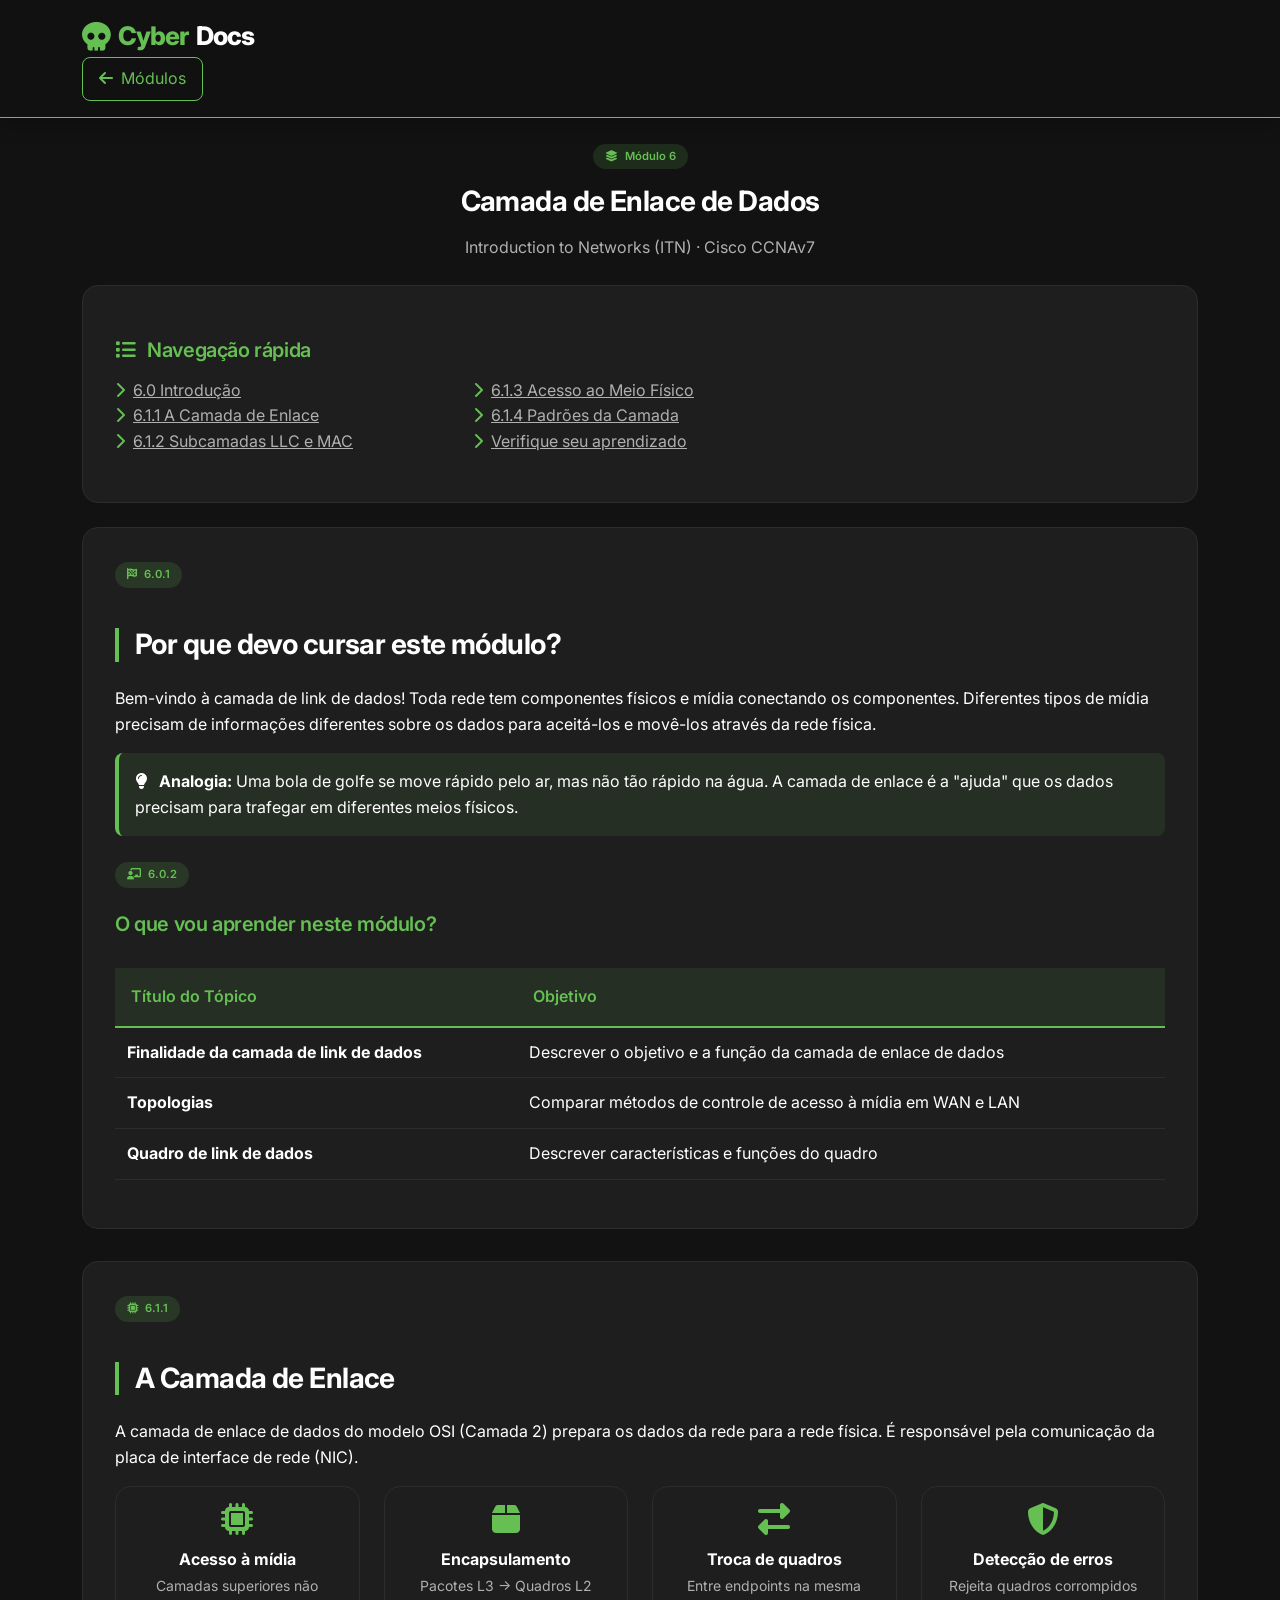
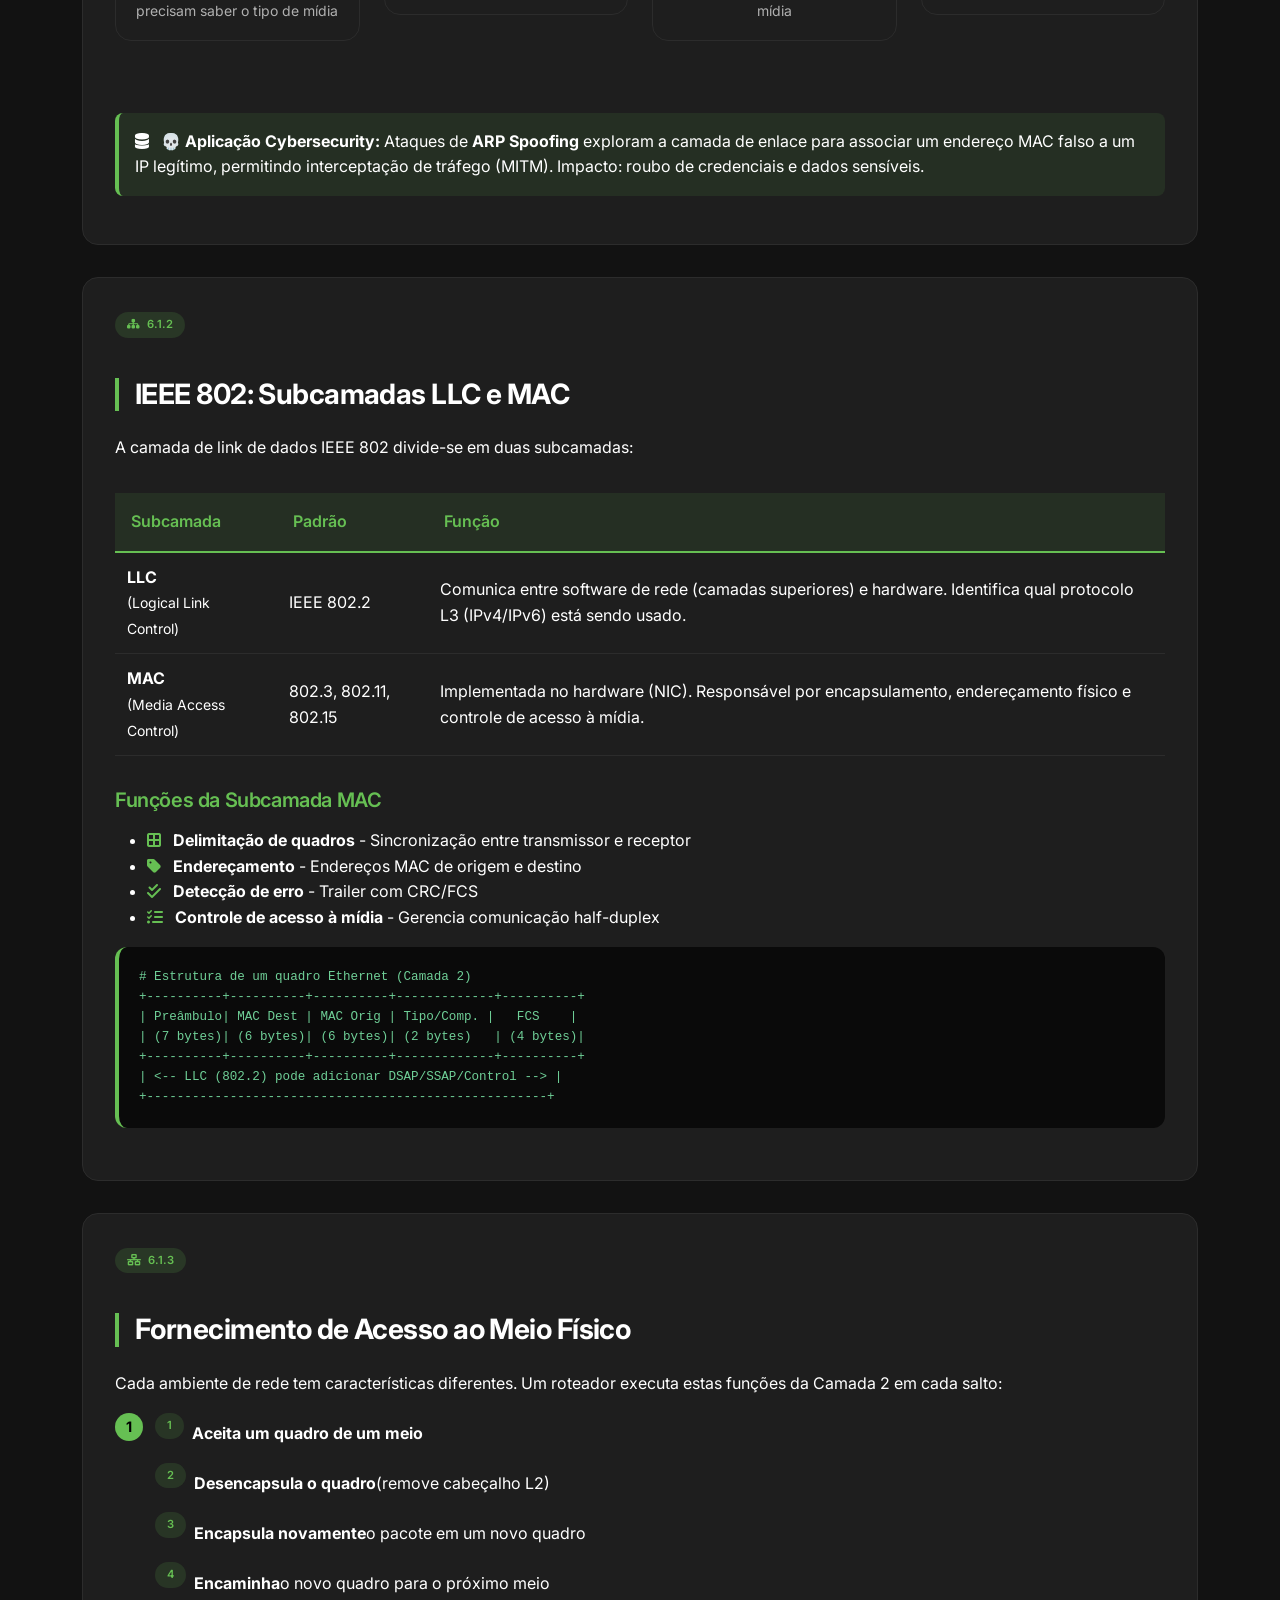
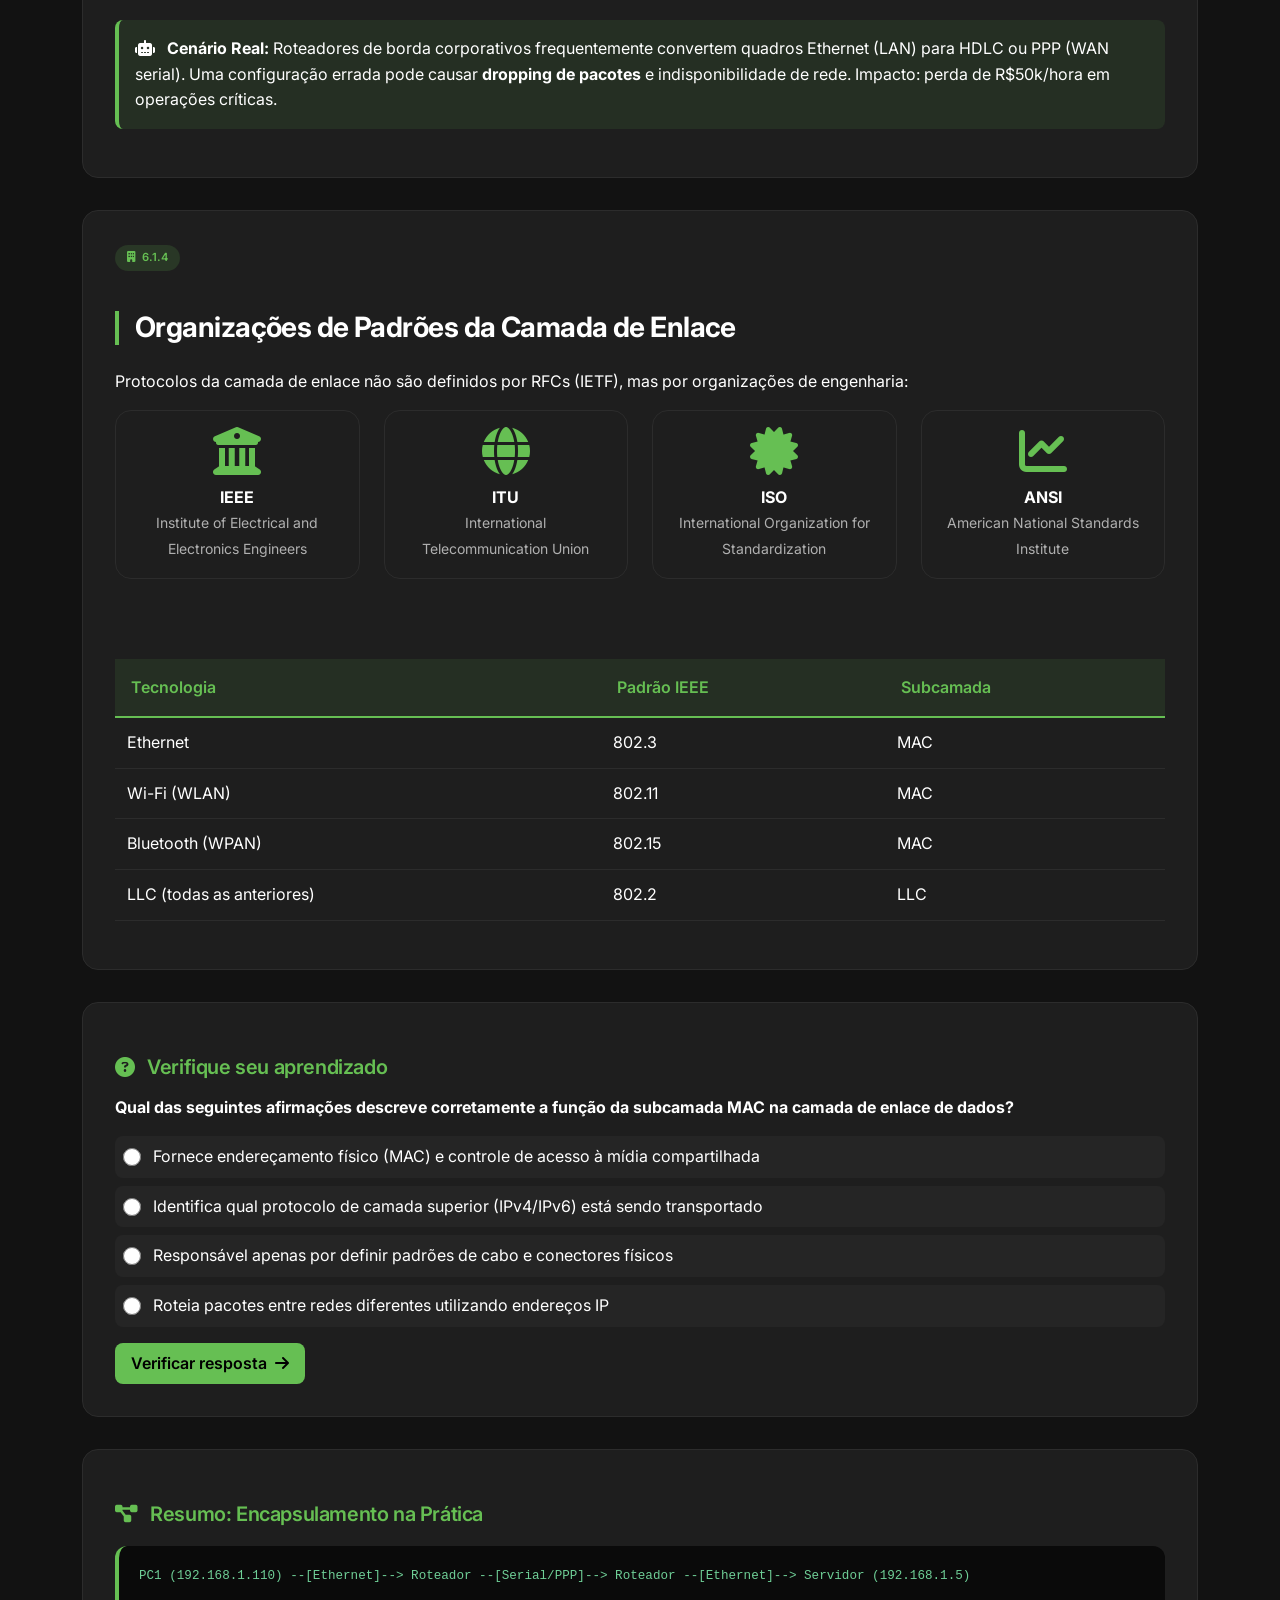
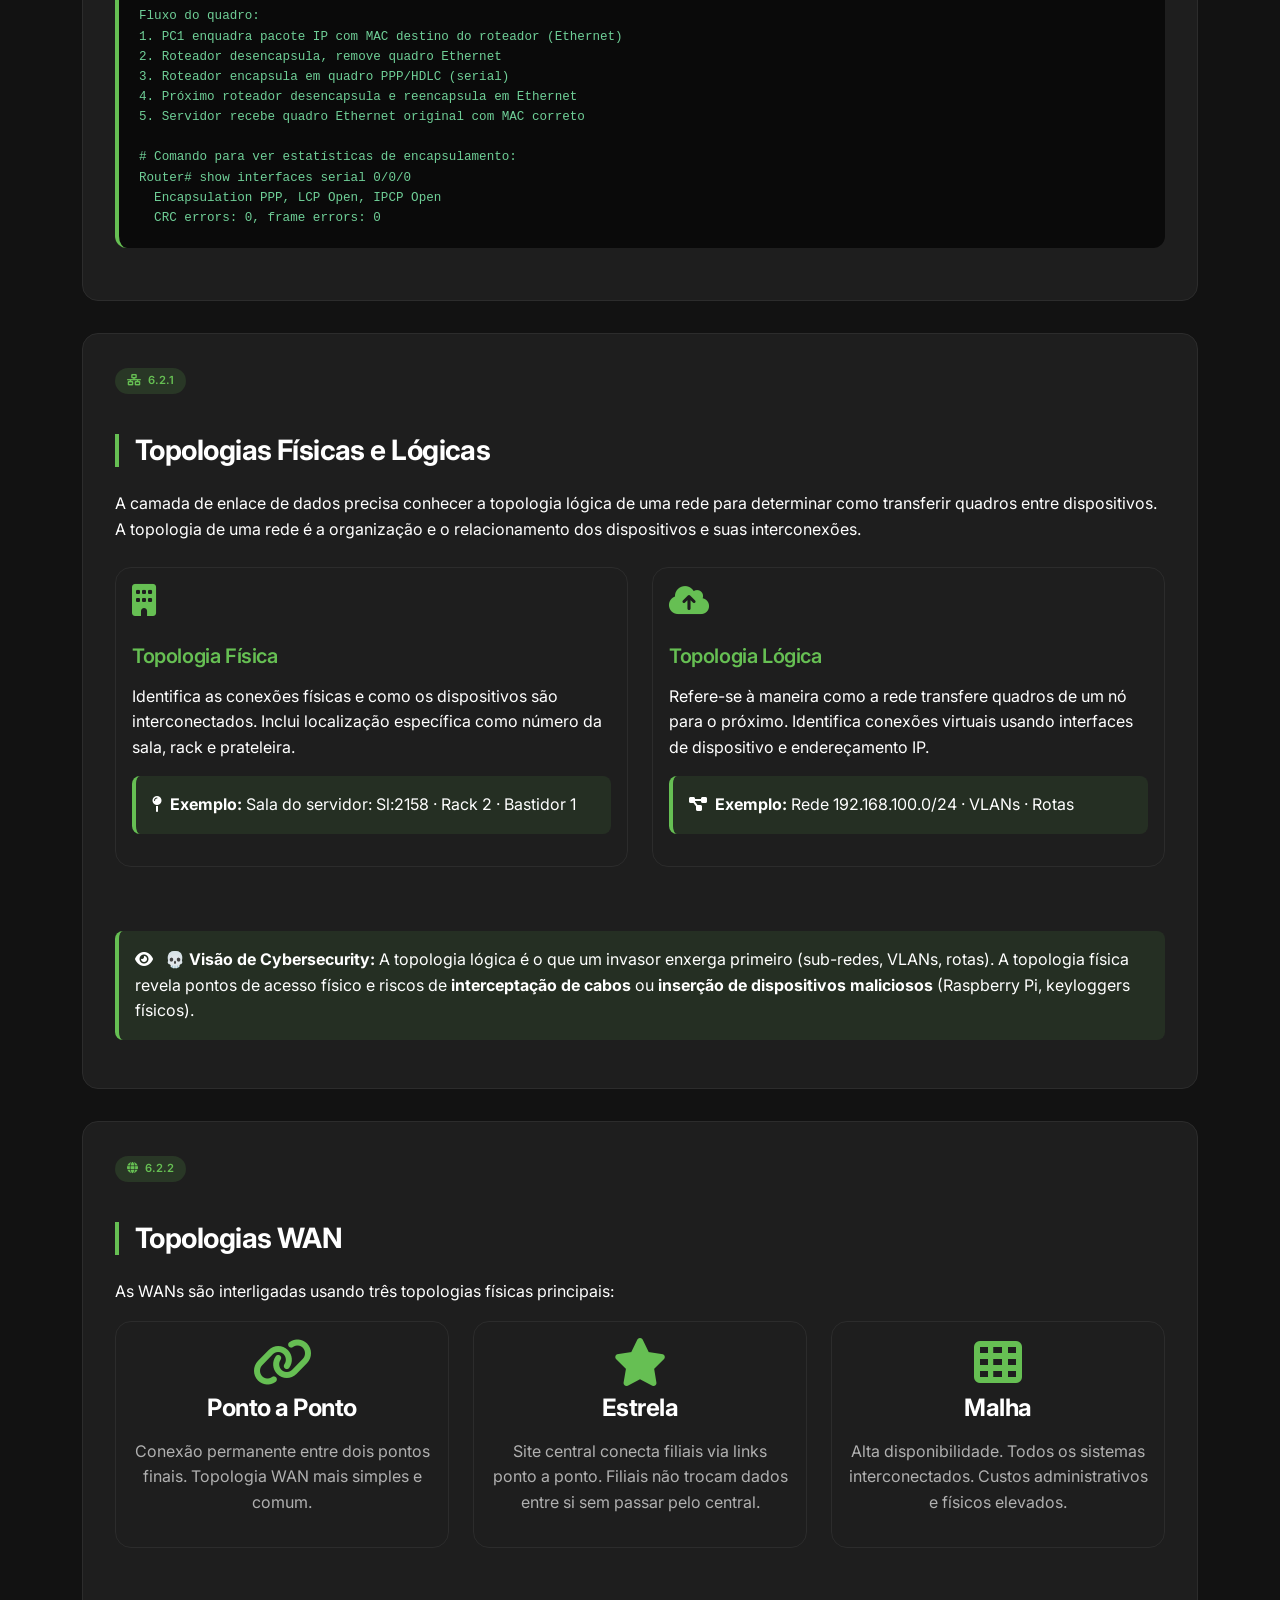
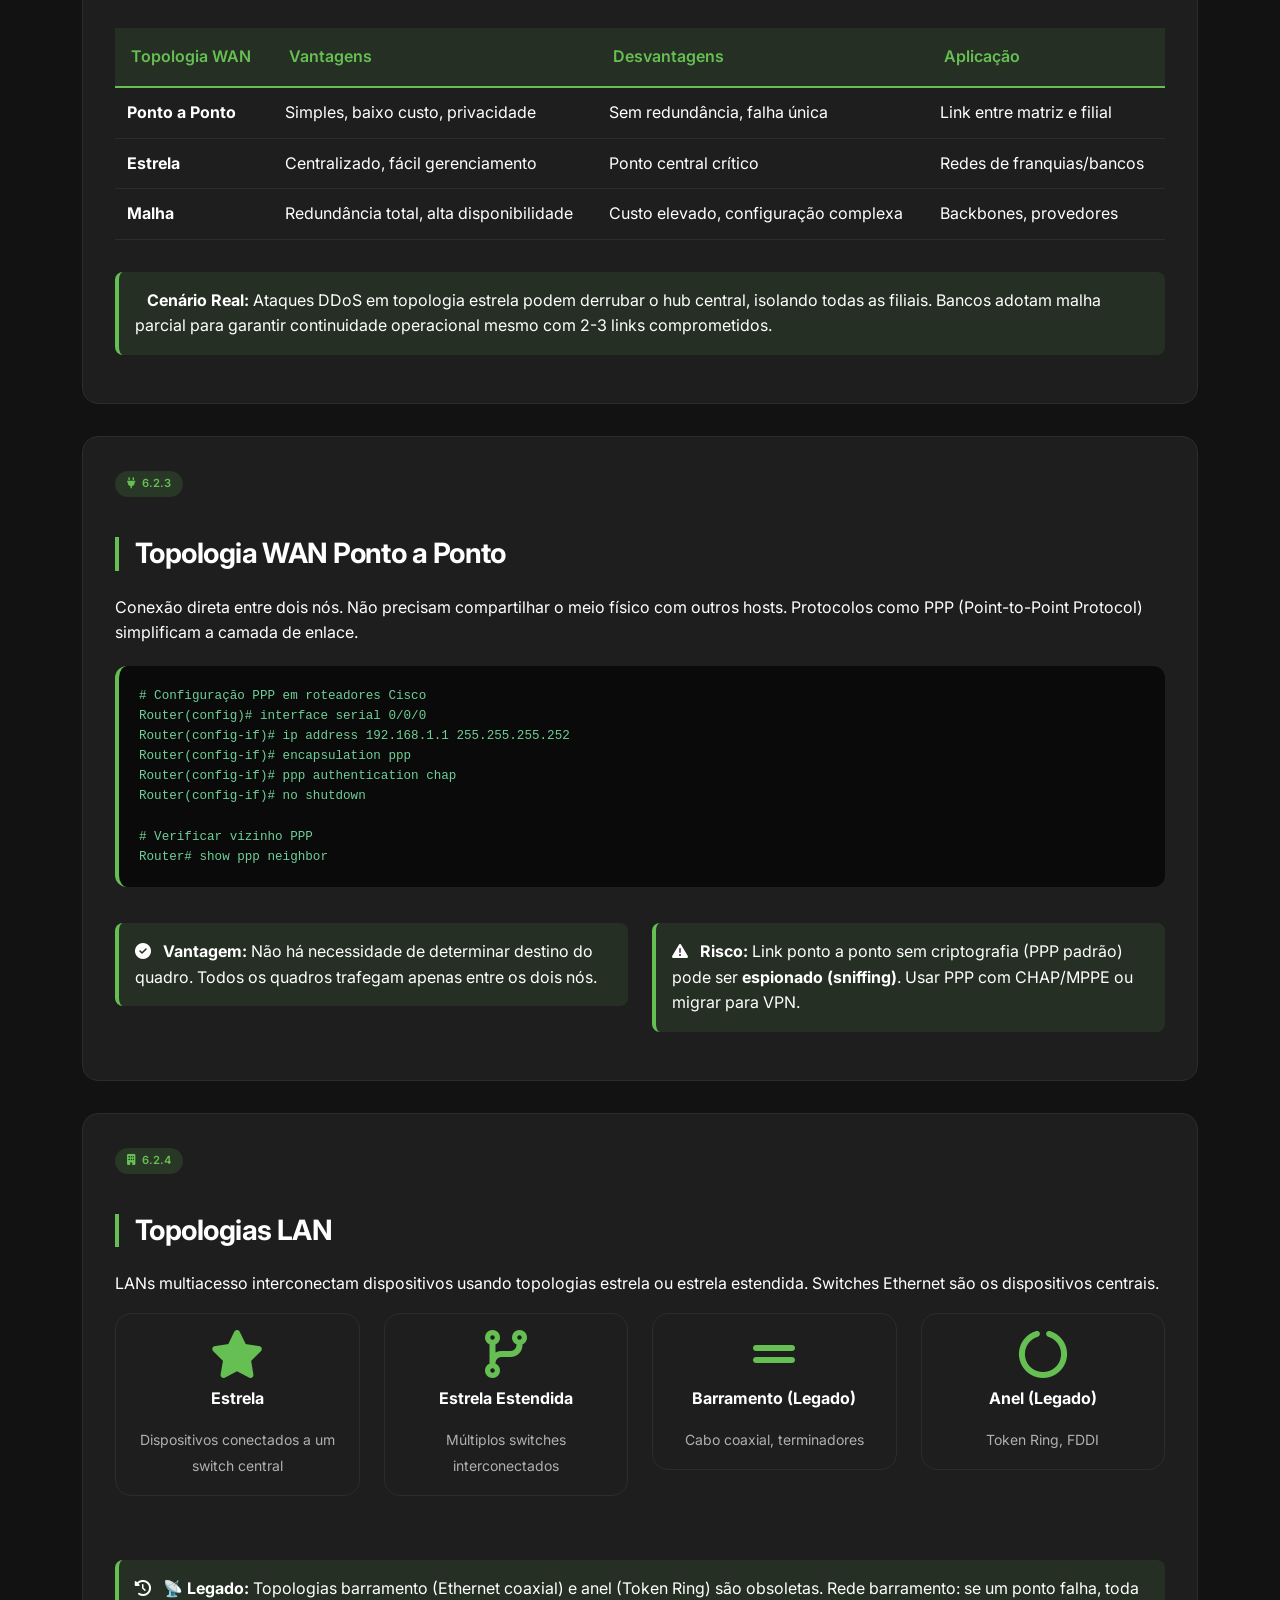
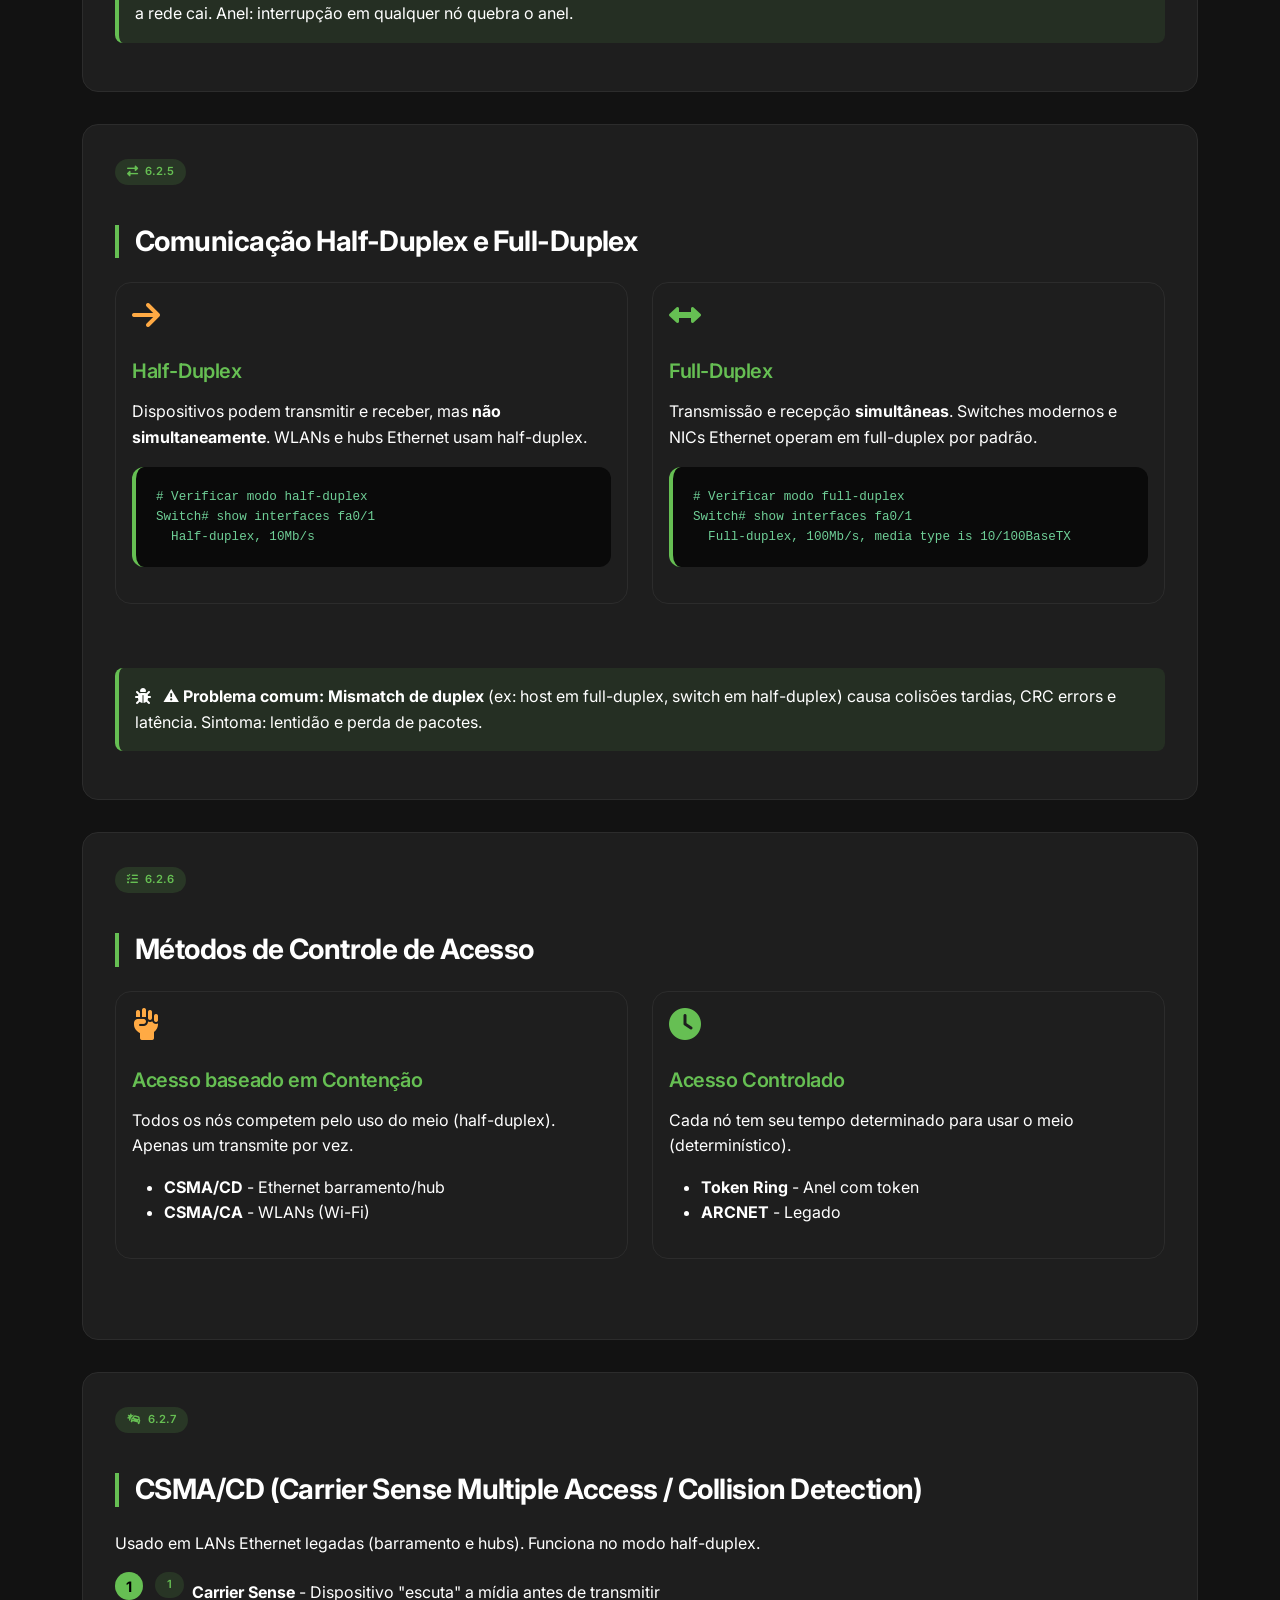
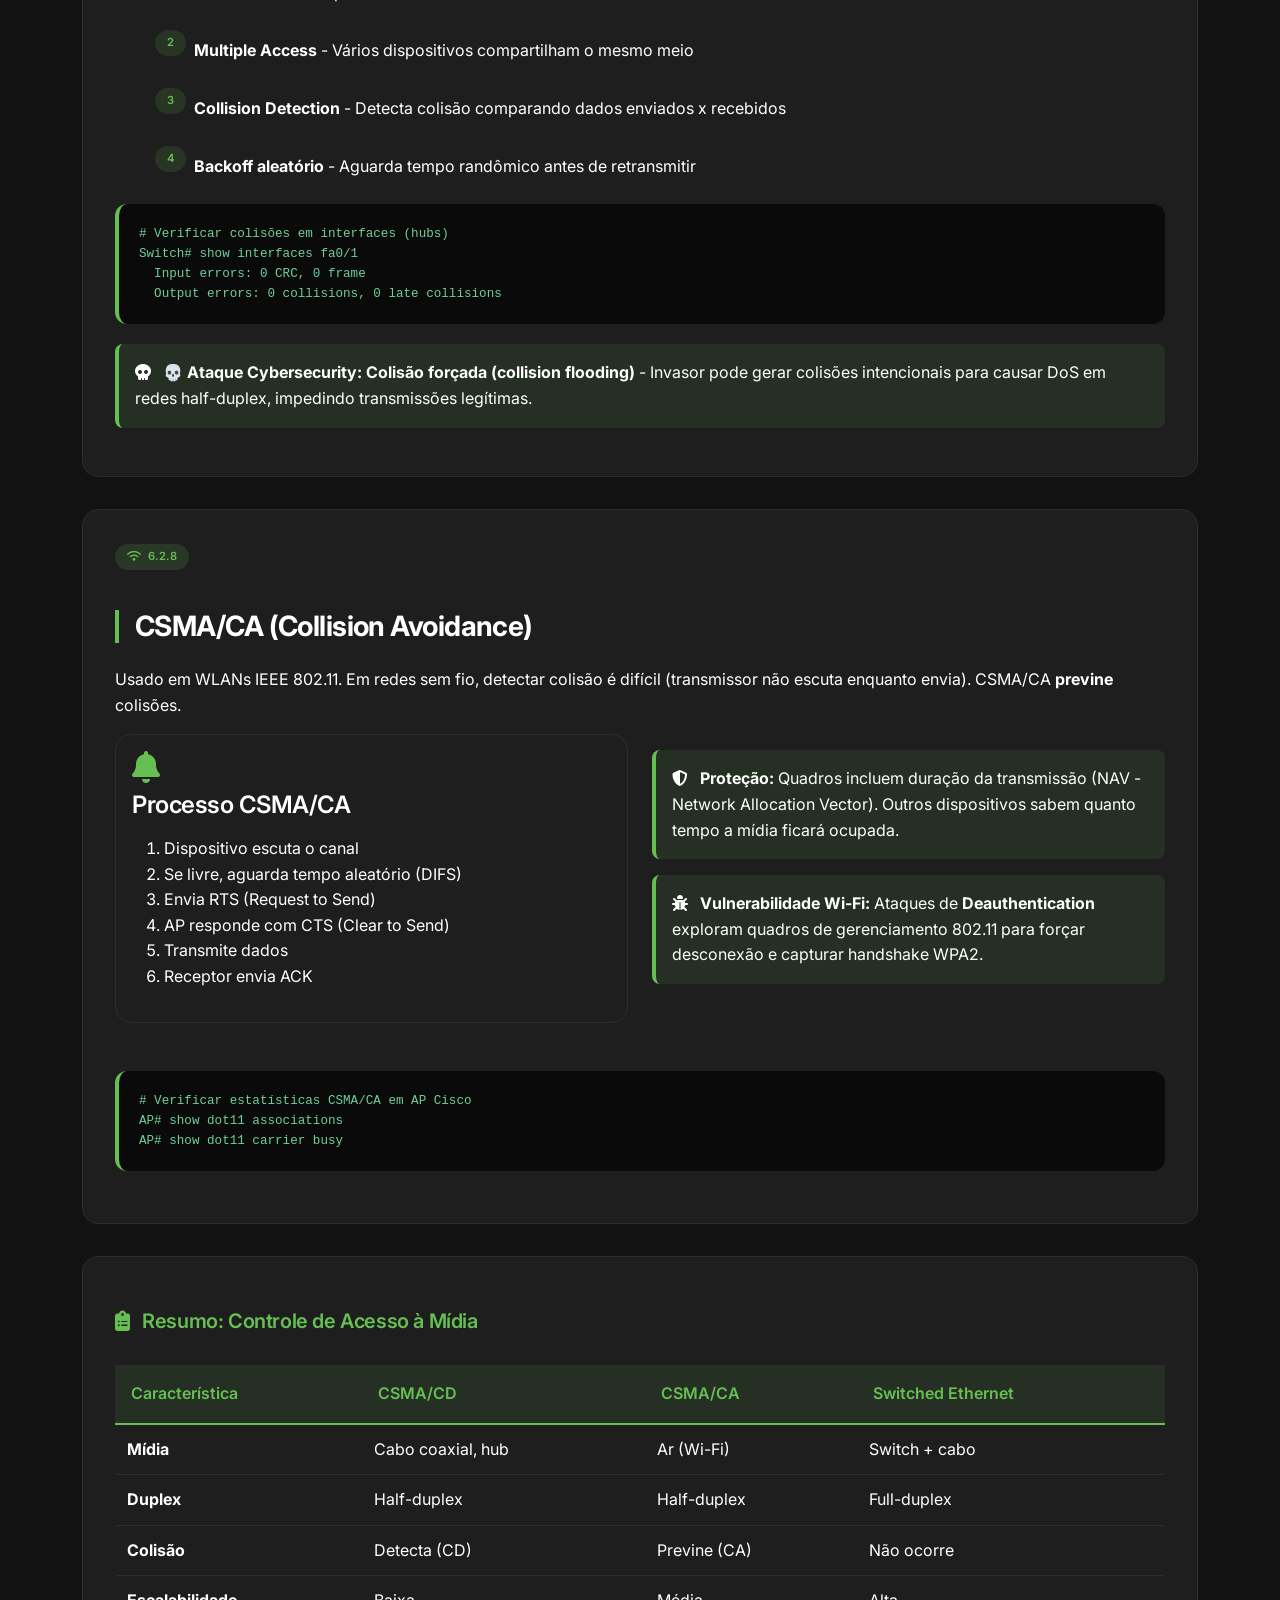
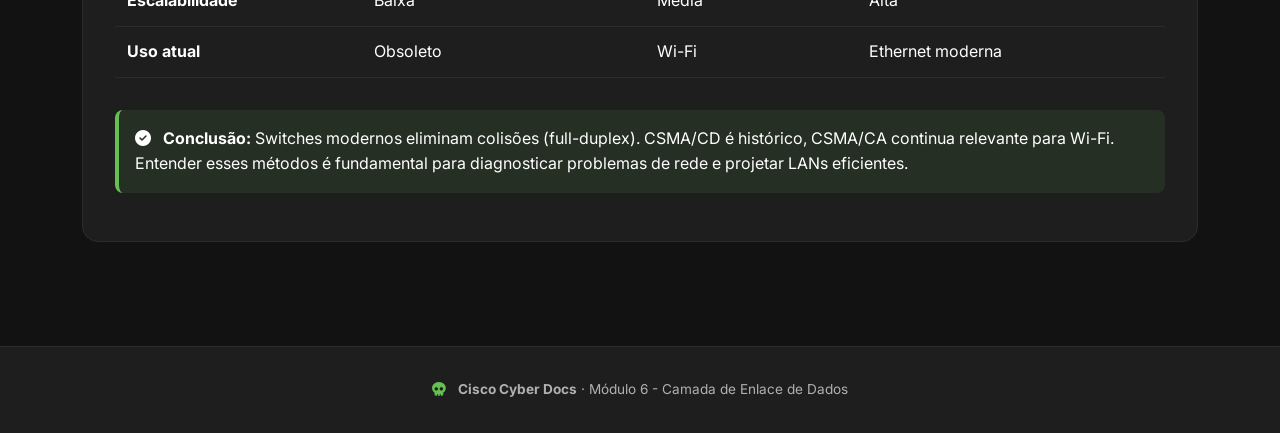
<file: pages/modulo_6.html>
<!doctype html>
<html lang="pt-br">
  <head>
    <meta charset="UTF-8" />
    <meta name="viewport" content="width=device-width, initial-scale=1.0" />
    <title>NET-ACAD · Módulo 6 | Camada de Enlace de Dados</title>
    <link href="https://fonts.googleapis.com/css2?family=Inter:wght@300;400;500;600;700;800&display=swap" rel="stylesheet" />
    <link rel="stylesheet" href="https://cdnjs.cloudflare.com/ajax/libs/font-awesome/6.4.0/css/all.min.css" />
    <link href="https://cdn.jsdelivr.net/npm/bootstrap@5.3.0/dist/css/bootstrap.min.css" rel="stylesheet" />
    <link rel="stylesheet" href="../css/global.css" />
  </head>
  <body>
    <!-- NAVBAR (fixa) -->
    <nav class="navbar-glass">
      <div class="container">
        <a class="navbar-brand" href="modulos.html">
          <i class="fas fa-skull"></i>
          Cyber<span style="color: white">Docs</span>
        </a>
        <a href="../index.html" class="btn-cisco-outline"> <i class="fas fa-arrow-left me-1"></i> Módulos </a>
      </div>
    </nav>

    <main class="container py-4">
      <!-- HEADER DO MÓDULO -->
      <div class="text-center mb-4">
        <span class="section-badge"> <i class="fas fa-layer-group me-1"></i> Módulo 6 </span>
        <h1 class="display-6 fw-bold">Camada de Enlace de Dados</h1>
        <p class="text-dim">Introduction to Networks (ITN) · Cisco CCNAv7</p>
      </div>

      <!-- ÍNDICE RÁPIDO -->
      <div class="content-card mb-4">
        <h3 class="cisco-subtitle"><i class="fas fa-list me-2"></i> Navegação rápida</h3>
        <div class="row">
          <div class="col-md-4">
            <ul class="list-unstyled">
              <li>
                <a href="#secao-6-0" class="text-dim">
                  <i class="fas fa-chevron-right me-2" style="color: var(--cisco-green)"></i>6.0 Introdução
                </a>
              </li>
              <li>
                <a href="#secao-6-1-1" class="text-dim">
                  <i class="fas fa-chevron-right me-2" style="color: var(--cisco-green)"></i>6.1.1 A Camada de Enlace
                </a>
              </li>
              <li>
                <a href="#secao-6-1-2" class="text-dim">
                  <i class="fas fa-chevron-right me-2" style="color: var(--cisco-green)"></i>6.1.2 Subcamadas LLC e MAC
                </a>
              </li>
            </ul>
          </div>
          <div class="col-md-4">
            <ul class="list-unstyled">
              <li>
                <a href="#secao-6-1-3" class="text-dim">
                  <i class="fas fa-chevron-right me-2" style="color: var(--cisco-green)"></i>6.1.3 Acesso ao Meio Físico
                </a>
              </li>
              <li>
                <a href="#secao-6-1-4" class="text-dim">
                  <i class="fas fa-chevron-right me-2" style="color: var(--cisco-green)"></i>6.1.4 Padrões da Camada
                </a>
              </li>
              <li>
                <a href="#secao-quiz" class="text-dim">
                  <i class="fas fa-chevron-right me-2" style="color: var(--cisco-green)"></i>Verifique seu aprendizado
                </a>
              </li>
            </ul>
          </div>
        </div>
      </div>

      <!-- SEÇÃO 6.0 - INTRODUÇÃO -->
      <div id="secao-6-0" class="content-card">
        <span class="section-badge"><i class="fas fa-flag-checkered me-1"></i> 6.0.1</span>
        <h2 class="cisco-title">Por que devo cursar este módulo?</h2>
        <p>
          Bem-vindo à camada de link de dados! Toda rede tem componentes físicos e mídia conectando os componentes. Diferentes tipos de
          mídia precisam de informações diferentes sobre os dados para aceitá-los e movê-los através da rede física.
        </p>

        <div class="alert-cisco">
          <i class="fas fa-lightbulb me-2"></i>
          <strong>Analogia:</strong> Uma bola de golfe se move rápido pelo ar, mas não tão rápido na água. A camada de enlace é a "ajuda"
          que os dados precisam para trafegar em diferentes meios físicos.
        </div>

        <div class="mt-4">
          <span class="section-badge"><i class="fas fa-chalkboard-user me-1"></i> 6.0.2</span>
          <h3 class="cisco-subtitle mt-2">O que vou aprender neste módulo?</h3>
          <div class="table-responsive">
            <table class="table table-cisco">
              <thead>
                <tr>
                  <th>Título do Tópico</th>
                  <th>Objetivo</th>
                </tr>
              </thead>
              <tbody>
                <tr>
                  <td><strong>Finalidade da camada de link de dados</strong></td>
                  <td>Descrever o objetivo e a função da camada de enlace de dados</td>
                </tr>
                <tr>
                  <td><strong>Topologias</strong></td>
                  <td>Comparar métodos de controle de acesso à mídia em WAN e LAN</td>
                </tr>
                <tr>
                  <td><strong>Quadro de link de dados</strong></td>
                  <td>Descrever características e funções do quadro</td>
                </tr>
              </tbody>
            </table>
          </div>
        </div>
      </div>

      <!-- SEÇÃO 6.1.1 - A CAMADA DE ENLACE -->
      <div id="secao-6-1-1" class="content-card">
        <span class="section-badge"><i class="fas fa-microchip me-1"></i> 6.1.1</span>
        <h2 class="cisco-title">A Camada de Enlace</h2>
        <p>
          A camada de enlace de dados do modelo OSI (Camada 2) prepara os dados da rede para a rede física. É responsável pela comunicação
          da placa de interface de rede (NIC).
        </p>

        <div class="row text-center mb-4">
          <div class="col-6 col-md-3 mb-3">
            <div class="content-card p-3">
              <i class="fas fa-microchip fa-2x" style="color: var(--cisco-green)"></i>
              <p class="mt-2 mb-0"><strong>Acesso à mídia</strong></p>
              <small class="text-dim">Camadas superiores não precisam saber o tipo de mídia</small>
            </div>
          </div>
          <div class="col-6 col-md-3 mb-3">
            <div class="content-card p-3">
              <i class="fas fa-box fa-2x" style="color: var(--cisco-green)"></i>
              <p class="mt-2 mb-0"><strong>Encapsulamento</strong></p>
              <small class="text-dim">Pacotes L3 → Quadros L2</small>
            </div>
          </div>
          <div class="col-6 col-md-3 mb-3">
            <div class="content-card p-3">
              <i class="fas fa-exchange-alt fa-2x" style="color: var(--cisco-green)"></i>
              <p class="mt-2 mb-0"><strong>Troca de quadros</strong></p>
              <small class="text-dim">Entre endpoints na mesma mídia</small>
            </div>
          </div>
          <div class="col-6 col-md-3 mb-3">
            <div class="content-card p-3">
              <i class="fas fa-shield-alt fa-2x" style="color: var(--cisco-green)"></i>
              <p class="mt-2 mb-0"><strong>Detecção de erros</strong></p>
              <small class="text-dim">Rejeita quadros corrompidos</small>
            </div>
          </div>
        </div>

        <div class="alert-cisco">
          <i class="fas fa-database me-2"></i>
          <strong>💀 Aplicação Cybersecurity:</strong> Ataques de <strong>ARP Spoofing</strong> exploram a camada de enlace para associar um
          endereço MAC falso a um IP legítimo, permitindo interceptação de tráfego (MITM). Impacto: roubo de credenciais e dados sensíveis.
        </div>
      </div>

      <!-- SEÇÃO 6.1.2 - IEEE 802 E SUBCAMADAS -->
      <div id="secao-6-1-2" class="content-card">
        <span class="section-badge"><i class="fas fa-sitemap me-1"></i> 6.1.2</span>
        <h2 class="cisco-title">IEEE 802: Subcamadas LLC e MAC</h2>
        <p>A camada de link de dados IEEE 802 divide-se em duas subcamadas:</p>

        <div class="table-responsive">
          <table class="table table-cisco">
            <thead>
              <tr>
                <th>Subcamada</th>
                <th>Padrão</th>
                <th>Função</th>
              </tr>
            </thead>
            <tbody>
              <tr>
                <td><strong>LLC</strong><br /><small>(Logical Link Control)</small></td>
                <td>IEEE 802.2</td>
                <td>
                  Comunica entre software de rede (camadas superiores) e hardware. Identifica qual protocolo L3 (IPv4/IPv6) está sendo
                  usado.
                </td>
              </tr>
              <tr>
                <td><strong>MAC</strong><br /><small>(Media Access Control)</small></td>
                <td>802.3, 802.11, 802.15</td>
                <td>Implementada no hardware (NIC). Responsável por encapsulamento, endereçamento físico e controle de acesso à mídia.</td>
              </tr>
            </tbody>
          </table>
        </div>

        <h3 class="cisco-subtitle mt-3">Funções da Subcamada MAC</h3>
        <ul>
          <li>
            <i class="fas fa-border-all me-2" style="color: var(--cisco-green)"></i> <strong>Delimitação de quadros</strong> - Sincronização
            entre transmissor e receptor
          </li>
          <li>
            <i class="fas fa-tag me-2" style="color: var(--cisco-green)"></i> <strong>Endereçamento</strong> - Endereços MAC de origem e
            destino
          </li>
          <li>
            <i class="fas fa-check-double me-2" style="color: var(--cisco-green)"></i> <strong>Detecção de erro</strong> - Trailer com
            CRC/FCS
          </li>
          <li>
            <i class="fas fa-tasks me-2" style="color: var(--cisco-green)"></i> <strong>Controle de acesso à mídia</strong> - Gerencia
            comunicação half-duplex
          </li>
        </ul>

        <div class="ios-terminal mt-3">
          <pre><code># Estrutura de um quadro Ethernet (Camada 2)
+----------+----------+----------+-------------+----------+
| Preâmbulo| MAC Dest | MAC Orig | Tipo/Comp. |   FCS    |
| (7 bytes)| (6 bytes)| (6 bytes)| (2 bytes)   | (4 bytes)|
+----------+----------+----------+-------------+----------+
| <-- LLC (802.2) pode adicionar DSAP/SSAP/Control --> |
+-----------------------------------------------------+</code></pre>
        </div>
      </div>

      <!-- SEÇÃO 6.1.3 - ACESSO AO MEIO FÍSICO -->
      <div id="secao-6-1-3" class="content-card">
        <span class="section-badge"><i class="fas fa-network-wired me-1"></i> 6.1.3</span>
        <h2 class="cisco-title">Fornecimento de Acesso ao Meio Físico</h2>
        <p>Cada ambiente de rede tem características diferentes. Um roteador executa estas funções da Camada 2 em cada salto:</p>

        <div class="config-step mb-3">
          <div class="d-flex align-items-center mb-2">
            <span class="section-badge me-2">1</span>
            <strong>Aceita um quadro de um meio</strong>
          </div>
          <div class="d-flex align-items-center mb-2">
            <span class="section-badge me-2">2</span>
            <strong>Desencapsula o quadro</strong> (remove cabeçalho L2)
          </div>
          <div class="d-flex align-items-center mb-2">
            <span class="section-badge me-2">3</span>
            <strong>Encapsula novamente</strong> o pacote em um novo quadro
          </div>
          <div class="d-flex align-items-center">
            <span class="section-badge me-2">4</span>
            <strong>Encaminha</strong> o novo quadro para o próximo meio
          </div>
        </div>

        <div class="alert-cisco">
          <i class="fas fa-robot me-2"></i>
          <strong>Cenário Real:</strong> Roteadores de borda corporativos frequentemente convertem quadros Ethernet (LAN) para HDLC ou PPP
          (WAN serial). Uma configuração errada pode causar <strong>dropping de pacotes</strong> e indisponibilidade de rede. Impacto: perda
          de R$50k/hora em operações críticas.
        </div>
      </div>

      <!-- SEÇÃO 6.1.4 - PADRÕES -->
      <div id="secao-6-1-4" class="content-card">
        <span class="section-badge"><i class="fas fa-building me-1"></i> 6.1.4</span>
        <h2 class="cisco-title">Organizações de Padrões da Camada de Enlace</h2>
        <p>Protocolos da camada de enlace não são definidos por RFCs (IETF), mas por organizações de engenharia:</p>

        <div class="row text-center mt-3 mb-3">
          <div class="col-6 col-md-3 mb-3">
            <div class="content-card p-3">
              <i class="fas fa-university fa-3x" style="color: var(--cisco-green)"></i>
              <p class="mt-2 mb-0"><strong>IEEE</strong></p>
              <small class="text-dim">Institute of Electrical and Electronics Engineers</small>
            </div>
          </div>
          <div class="col-6 col-md-3 mb-3">
            <div class="content-card p-3">
              <i class="fas fa-globe fa-3x" style="color: var(--cisco-green)"></i>
              <p class="mt-2 mb-0"><strong>ITU</strong></p>
              <small class="text-dim">International Telecommunication Union</small>
            </div>
          </div>
          <div class="col-6 col-md-3 mb-3">
            <div class="content-card p-3">
              <i class="fas fa-certificate fa-3x" style="color: var(--cisco-green)"></i>
              <p class="mt-2 mb-0"><strong>ISO</strong></p>
              <small class="text-dim">International Organization for Standardization</small>
            </div>
          </div>
          <div class="col-6 col-md-3 mb-3">
            <div class="content-card p-3">
              <i class="fas fa-chart-line fa-3x" style="color: var(--cisco-green)"></i>
              <p class="mt-2 mb-0"><strong>ANSI</strong></p>
              <small class="text-dim">American National Standards Institute</small>
            </div>
          </div>
        </div>

        <div class="table-responsive">
          <table class="table table-cisco">
            <thead>
              <tr>
                <th>Tecnologia</th>
                <th>Padrão IEEE</th>
                <th>Subcamada</th>
              </tr>
            </thead>
            <tbody>
              <tr>
                <td>Ethernet</td>
                <td>802.3</td>
                <td>MAC</td>
              </tr>
              <tr>
                <td>Wi-Fi (WLAN)</td>
                <td>802.11</td>
                <td>MAC</td>
              </tr>
              <tr>
                <td>Bluetooth (WPAN)</td>
                <td>802.15</td>
                <td>MAC</td>
              </tr>
              <tr>
                <td>LLC (todas as anteriores)</td>
                <td>802.2</td>
                <td>LLC</td>
              </tr>
            </tbody>
          </table>
        </div>
      </div>

      <!-- QUIZ INTERATIVO -->
      <div id="secao-quiz" class="content-card">
        <h3 class="cisco-subtitle"><i class="fas fa-question-circle me-2"></i> Verifique seu aprendizado</h3>
        <p><strong>Qual das seguintes afirmações descreve corretamente a função da subcamada MAC na camada de enlace de dados?</strong></p>

        <div class="quiz-option" onclick="document.getElementById('q1').checked = true">
          <input type="radio" name="quiz" id="q1" value="correta" />
          <label>Fornece endereçamento físico (MAC) e controle de acesso à mídia compartilhada</label>
        </div>
        <div class="quiz-option" onclick="document.getElementById('q2').checked = true">
          <input type="radio" name="quiz" id="q2" value="errada" />
          <label>Identifica qual protocolo de camada superior (IPv4/IPv6) está sendo transportado</label>
        </div>
        <div class="quiz-option" onclick="document.getElementById('q3').checked = true">
          <input type="radio" name="quiz" id="q3" value="errada" />
          <label>Responsável apenas por definir padrões de cabo e conectores físicos</label>
        </div>
        <div class="quiz-option" onclick="document.getElementById('q4').checked = true">
          <input type="radio" name="quiz" id="q4" value="errada" />
          <label>Roteia pacotes entre redes diferentes utilizando endereços IP</label>
        </div>

        <button class="btn-check-answer mt-2" onclick="checkQuiz()">Verificar resposta <i class="fas fa-arrow-right ms-1"></i></button>
        <div id="quizResposta" class="quiz-answer mt-2" style="display: none"></div>
      </div>

      <!-- SEÇÃO BÔNUS: RESUMO DO ROTEAMENTO DE QUADROS -->
      <div class="content-card">
        <h3 class="cisco-subtitle"><i class="fas fa-diagram-project me-2"></i> Resumo: Encapsulamento na Prática</h3>
        <div class="ios-terminal">
          <pre><code>PC1 (192.168.1.110) --[Ethernet]--> Roteador --[Serial/PPP]--> Roteador --[Ethernet]--> Servidor (192.168.1.5)

Fluxo do quadro:
1. PC1 enquadra pacote IP com MAC destino do roteador (Ethernet)
2. Roteador desencapsula, remove quadro Ethernet
3. Roteador encapsula em quadro PPP/HDLC (serial)
4. Próximo roteador desencapsula e reencapsula em Ethernet
5. Servidor recebe quadro Ethernet original com MAC correto

# Comando para ver estatísticas de encapsulamento:
Router# show interfaces serial 0/0/0
  Encapsulation PPP, LCP Open, IPCP Open
  CRC errors: 0, frame errors: 0</code></pre>
        </div>
      </div>
      <!-- SEÇÃO 6.2.1 - TOPOLOGIAS FÍSICAS E LÓGICAS -->
      <div id="secao-6-2-1" class="content-card">
        <span class="section-badge"><i class="fas fa-network-wired me-1"></i> 6.2.1</span>
        <h2 class="cisco-title">Topologias Físicas e Lógicas</h2>
        <p>
          A camada de enlace de dados precisa conhecer a topologia lógica de uma rede para determinar como transferir quadros entre
          dispositivos. A topologia de uma rede é a organização e o relacionamento dos dispositivos e suas interconexões.
        </p>

        <div class="row mt-4 mb-3">
          <div class="col-md-6 mb-3">
            <div class="content-card p-3">
              <i class="fas fa-building fa-2x mb-2" style="color: var(--cisco-green)"></i>
              <h3 class="cisco-subtitle">Topologia Física</h3>
              <p>
                Identifica as conexões físicas e como os dispositivos são interconectados. Inclui localização específica como número da
                sala, rack e prateleira.
              </p>
              <div class="alert-cisco mt-2">
                <i class="fas fa-map-pin me-1"></i> <strong>Exemplo:</strong> Sala do servidor: Sl:2158 · Rack 2 · Bastidor 1
              </div>
            </div>
          </div>
          <div class="col-md-6 mb-3">
            <div class="content-card p-3">
              <i class="fas fa-cloud-upload-alt fa-2x mb-2" style="color: var(--cisco-green)"></i>
              <h3 class="cisco-subtitle">Topologia Lógica</h3>
              <p>
                Refere-se à maneira como a rede transfere quadros de um nó para o próximo. Identifica conexões virtuais usando interfaces de
                dispositivo e endereçamento IP.
              </p>
              <div class="alert-cisco mt-2">
                <i class="fas fa-diagram-project me-1"></i> <strong>Exemplo:</strong> Rede 192.168.100.0/24 · VLANs · Rotas
              </div>
            </div>
          </div>
        </div>

        <div class="alert-cisco">
          <i class="fas fa-eye me-2"></i>
          <strong>💀 Visão de Cybersecurity:</strong> A topologia lógica é o que um invasor enxerga primeiro (sub-redes, VLANs, rotas). A
          topologia física revela pontos de acesso físico e riscos de <strong>interceptação de cabos</strong> ou
          <strong>inserção de dispositivos maliciosos</strong> (Raspberry Pi, keyloggers físicos).
        </div>
      </div>

      <!-- SEÇÃO 6.2.2 - TOPOLOGIAS WAN -->
      <div id="secao-6-2-2" class="content-card">
        <span class="section-badge"><i class="fas fa-globe me-1"></i> 6.2.2</span>
        <h2 class="cisco-title">Topologias WAN</h2>
        <p>As WANs são interligadas usando três topologias físicas principais:</p>

        <div class="row text-center mt-3">
          <div class="col-md-4 mb-3">
            <div class="content-card p-3">
              <i class="fas fa-link fa-3x mb-2" style="color: var(--cisco-green)"></i>
              <h4 class="fw-bold">Ponto a Ponto</h4>
              <p class="text-dim">Conexão permanente entre dois pontos finais. Topologia WAN mais simples e comum.</p>
            </div>
          </div>
          <div class="col-md-4 mb-3">
            <div class="content-card p-3">
              <i class="fas fa-star fa-3x mb-2" style="color: var(--cisco-green)"></i>
              <h4 class="fw-bold">Estrela</h4>
              <p class="text-dim">
                Site central conecta filiais via links ponto a ponto. Filiais não trocam dados entre si sem passar pelo central.
              </p>
            </div>
          </div>
          <div class="col-md-4 mb-3">
            <div class="content-card p-3">
              <i class="fas fa-th fa-3x mb-2" style="color: var(--cisco-green)"></i>
              <h4 class="fw-bold">Malha</h4>
              <p class="text-dim">Alta disponibilidade. Todos os sistemas interconectados. Custos administrativos e físicos elevados.</p>
            </div>
          </div>
        </div>

        <div class="table-responsive mt-3">
          <table class="table table-cisco">
            <thead>
              <tr>
                <th>Topologia WAN</th>
                <th>Vantagens</th>
                <th>Desvantagens</th>
                <th>Aplicação</th>
              </tr>
            </thead>
            <tbody>
              <tr>
                <td><strong>Ponto a Ponto</strong></td>
                <td>Simples, baixo custo, privacidade</td>
                <td>Sem redundância, falha única</td>
                <td>Link entre matriz e filial</td>
              </tr>
              <tr>
                <td><strong>Estrela</strong></td>
                <td>Centralizado, fácil gerenciamento</td>
                <td>Ponto central crítico</td>
                <td>Redes de franquias/bancos</td>
              </tr>
              <tr>
                <td><strong>Malha</strong></td>
                <td>Redundância total, alta disponibilidade</td>
                <td>Custo elevado, configuração complexa</td>
                <td>Backbones, provedores</td>
              </tr>
            </tbody>
          </table>
        </div>

        <div class="alert-cisco">
          <i class="fas fa-shield-hawk me-2"></i>
          <strong>Cenário Real:</strong> Ataques DDoS em topologia estrela podem derrubar o hub central, isolando todas as filiais. Bancos
          adotam malha parcial para garantir continuidade operacional mesmo com 2-3 links comprometidos.
        </div>
      </div>

      <!-- SEÇÃO 6.2.3 - WAN PONTO A PONTO -->
      <div id="secao-6-2-3" class="content-card">
        <span class="section-badge"><i class="fas fa-plug me-1"></i> 6.2.3</span>
        <h2 class="cisco-title">Topologia WAN Ponto a Ponto</h2>
        <p>
          Conexão direta entre dois nós. Não precisam compartilhar o meio físico com outros hosts. Protocolos como PPP (Point-to-Point
          Protocol) simplificam a camada de enlace.
        </p>

        <div class="ios-terminal">
          <pre><code># Configuração PPP em roteadores Cisco
Router(config)# interface serial 0/0/0
Router(config-if)# ip address 192.168.1.1 255.255.255.252
Router(config-if)# encapsulation ppp
Router(config-if)# ppp authentication chap
Router(config-if)# no shutdown

# Verificar vizinho PPP
Router# show ppp neighbor</code></pre>
        </div>

        <div class="row mt-3">
          <div class="col-md-6">
            <div class="alert-cisco">
              <i class="fas fa-check-circle me-2"></i>
              <strong>Vantagem:</strong> Não há necessidade de determinar destino do quadro. Todos os quadros trafegam apenas entre os dois
              nós.
            </div>
          </div>
          <div class="col-md-6">
            <div class="alert-cisco">
              <i class="fas fa-exclamation-triangle me-2"></i>
              <strong>Risco:</strong> Link ponto a ponto sem criptografia (PPP padrão) pode ser <strong>espionado (sniffing)</strong>. Usar
              PPP com CHAP/MPPE ou migrar para VPN.
            </div>
          </div>
        </div>
      </div>

      <!-- SEÇÃO 6.2.4 - TOPOLOGIAS LAN -->
      <div id="secao-6-2-4" class="content-card">
        <span class="section-badge"><i class="fas fa-building me-1"></i> 6.2.4</span>
        <h2 class="cisco-title">Topologias LAN</h2>
        <p>
          LANs multiacesso interconectam dispositivos usando topologias estrela ou estrela estendida. Switches Ethernet são os dispositivos
          centrais.
        </p>

        <div class="row text-center mt-3">
          <div class="col-md-3 col-6 mb-3">
            <div class="content-card p-3">
              <i class="fas fa-star fa-3x mb-2" style="color: var(--cisco-green)"></i>
              <p><strong>Estrela</strong></p>
              <small class="text-dim">Dispositivos conectados a um switch central</small>
            </div>
          </div>
          <div class="col-md-3 col-6 mb-3">
            <div class="content-card p-3">
              <i class="fas fa-code-branch fa-3x mb-2" style="color: var(--cisco-green)"></i>
              <p><strong>Estrela Estendida</strong></p>
              <small class="text-dim">Múltiplos switches interconectados</small>
            </div>
          </div>
          <div class="col-md-3 col-6 mb-3">
            <div class="content-card p-3">
              <i class="fas fa-grip-lines fa-3x mb-2" style="color: var(--cisco-green)"></i>
              <p><strong>Barramento (Legado)</strong></p>
              <small class="text-dim">Cabo coaxial, terminadores</small>
            </div>
          </div>
          <div class="col-md-3 col-6 mb-3">
            <div class="content-card p-3">
              <i class="fas fa-circle-notch fa-3x mb-2" style="color: var(--cisco-green)"></i>
              <p><strong>Anel (Legado)</strong></p>
              <small class="text-dim">Token Ring, FDDI</small>
            </div>
          </div>
        </div>

        <div class="alert-cisco">
          <i class="fas fa-history me-2"></i>
          <strong>📡 Legado:</strong> Topologias barramento (Ethernet coaxial) e anel (Token Ring) são obsoletas. Rede barramento: se um
          ponto falha, toda a rede cai. Anel: interrupção em qualquer nó quebra o anel.
        </div>
      </div>

      <!-- SEÇÃO 6.2.5 - HALF E FULL DUPLEX -->
      <div id="secao-6-2-5" class="content-card">
        <span class="section-badge"><i class="fas fa-exchange-alt me-1"></i> 6.2.5</span>
        <h2 class="cisco-title">Comunicação Half-Duplex e Full-Duplex</h2>

        <div class="row">
          <div class="col-md-6 mb-3">
            <div class="content-card p-3">
              <i class="fas fa-arrow-right fa-2x mb-2" style="color: #ffaa44"></i>
              <h3 class="cisco-subtitle">Half-Duplex</h3>
              <p>
                Dispositivos podem transmitir e receber, mas <strong>não simultaneamente</strong>. WLANs e hubs Ethernet usam half-duplex.
              </p>
              <div class="ios-terminal mt-2">
                <pre><code># Verificar modo half-duplex
Switch# show interfaces fa0/1
  Half-duplex, 10Mb/s</code></pre>
              </div>
            </div>
          </div>
          <div class="col-md-6 mb-3">
            <div class="content-card p-3">
              <i class="fas fa-arrows-alt-h fa-2x mb-2" style="color: var(--cisco-green)"></i>
              <h3 class="cisco-subtitle">Full-Duplex</h3>
              <p>
                Transmissão e recepção <strong>simultâneas</strong>. Switches modernos e NICs Ethernet operam em full-duplex por padrão.
              </p>
              <div class="ios-terminal mt-2">
                <pre><code># Verificar modo full-duplex
Switch# show interfaces fa0/1
  Full-duplex, 100Mb/s, media type is 10/100BaseTX</code></pre>
              </div>
            </div>
          </div>
        </div>

        <div class="alert-cisco">
          <i class="fas fa-bug me-2"></i>
          <strong>⚠️ Problema comum:</strong> <strong>Mismatch de duplex</strong> (ex: host em full-duplex, switch em half-duplex) causa
          colisões tardias, CRC errors e latência. Sintoma: lentidão e perda de pacotes.
        </div>
      </div>

      <!-- SEÇÃO 6.2.6 - MÉTODOS DE CONTROLE DE ACESSO -->
      <div id="secao-6-2-6" class="content-card">
        <span class="section-badge"><i class="fas fa-tasks me-1"></i> 6.2.6</span>
        <h2 class="cisco-title">Métodos de Controle de Acesso</h2>

        <div class="row">
          <div class="col-md-6 mb-3">
            <div class="content-card p-3">
              <i class="fas fa-fist-raised fa-2x mb-2" style="color: #ffaa44"></i>
              <h3 class="cisco-subtitle">Acesso baseado em Contenção</h3>
              <p>Todos os nós competem pelo uso do meio (half-duplex). Apenas um transmite por vez.</p>
              <ul class="mt-2">
                <li><strong>CSMA/CD</strong> - Ethernet barramento/hub</li>
                <li><strong>CSMA/CA</strong> - WLANs (Wi-Fi)</li>
              </ul>
            </div>
          </div>
          <div class="col-md-6 mb-3">
            <div class="content-card p-3">
              <i class="fas fa-clock fa-2x mb-2" style="color: var(--cisco-green)"></i>
              <h3 class="cisco-subtitle">Acesso Controlado</h3>
              <p>Cada nó tem seu tempo determinado para usar o meio (determinístico).</p>
              <ul class="mt-2">
                <li><strong>Token Ring</strong> - Anel com token</li>
                <li><strong>ARCNET</strong> - Legado</li>
              </ul>
            </div>
          </div>
        </div>
      </div>

      <!-- SEÇÃO 6.2.7 - CSMA/CD -->
      <div id="secao-6-2-7" class="content-card">
        <span class="section-badge"><i class="fas fa-car-crash me-1"></i> 6.2.7</span>
        <h2 class="cisco-title">CSMA/CD (Carrier Sense Multiple Access / Collision Detection)</h2>
        <p>Usado em LANs Ethernet legadas (barramento e hubs). Funciona no modo half-duplex.</p>

        <div class="config-step">
          <div class="d-flex align-items-center mb-3">
            <span class="section-badge me-2">1</span>
            <span><strong>Carrier Sense</strong> - Dispositivo "escuta" a mídia antes de transmitir</span>
          </div>
          <div class="d-flex align-items-center mb-3">
            <span class="section-badge me-2">2</span>
            <span><strong>Multiple Access</strong> - Vários dispositivos compartilham o mesmo meio</span>
          </div>
          <div class="d-flex align-items-center mb-3">
            <span class="section-badge me-2">3</span>
            <span><strong>Collision Detection</strong> - Detecta colisão comparando dados enviados x recebidos</span>
          </div>
          <div class="d-flex align-items-center">
            <span class="section-badge me-2">4</span>
            <span><strong>Backoff aleatório</strong> - Aguarda tempo randômico antes de retransmitir</span>
          </div>
        </div>

        <div class="ios-terminal mt-3">
          <pre><code># Verificar colisões em interfaces (hubs)
Switch# show interfaces fa0/1
  Input errors: 0 CRC, 0 frame
  Output errors: 0 collisions, 0 late collisions</code></pre>
        </div>

        <div class="alert-cisco">
          <i class="fas fa-skull me-2"></i>
          <strong>💀 Ataque Cybersecurity:</strong> <strong>Colisão forçada (collision flooding)</strong> - Invasor pode gerar colisões
          intencionais para causar DoS em redes half-duplex, impedindo transmissões legítimas.
        </div>
      </div>

      <!-- SEÇÃO 6.2.8 - CSMA/CA -->
      <div id="secao-6-2-8" class="content-card">
        <span class="section-badge"><i class="fas fa-wifi me-1"></i> 6.2.8</span>
        <h2 class="cisco-title">CSMA/CA (Collision Avoidance)</h2>
        <p>
          Usado em WLANs IEEE 802.11. Em redes sem fio, detectar colisão é difícil (transmissor não escuta enquanto envia). CSMA/CA
          <strong>previne</strong> colisões.
        </p>

        <div class="row">
          <div class="col-md-6">
            <div class="content-card p-3">
              <i class="fas fa-bell fa-2x mb-2" style="color: var(--cisco-green)"></i>
              <h4>Processo CSMA/CA</h4>
              <ol class="mt-2">
                <li>Dispositivo escuta o canal</li>
                <li>Se livre, aguarda tempo aleatório (DIFS)</li>
                <li>Envia RTS (Request to Send)</li>
                <li>AP responde com CTS (Clear to Send)</li>
                <li>Transmite dados</li>
                <li>Receptor envia ACK</li>
              </ol>
            </div>
          </div>
          <div class="col-md-6">
            <div class="alert-cisco">
              <i class="fas fa-shield-alt me-2"></i>
              <strong>Proteção:</strong> Quadros incluem duração da transmissão (NAV - Network Allocation Vector). Outros dispositivos sabem
              quanto tempo a mídia ficará ocupada.
            </div>
            <div class="alert-cisco mt-2">
              <i class="fas fa-bug me-2"></i>
              <strong>Vulnerabilidade Wi-Fi:</strong> Ataques de <strong>Deauthentication</strong> exploram quadros de gerenciamento 802.11
              para forçar desconexão e capturar handshake WPA2.
            </div>
          </div>
        </div>

        <div class="ios-terminal mt-3">
          <pre><code># Verificar estatísticas CSMA/CA em AP Cisco
AP# show dot11 associations
AP# show dot11 carrier busy</code></pre>
        </div>
      </div>

      <!-- SEÇÃO RESUMO - RESOLUÇÃO DE CONTENÇÃO -->
      <div id="secao-6-2-resumo" class="content-card">
        <h3 class="cisco-subtitle"><i class="fas fa-clipboard-list me-2"></i> Resumo: Controle de Acesso à Mídia</h3>

        <div class="table-responsive">
          <table class="table table-cisco">
            <thead>
              <tr>
                <th>Característica</th>
                <th>CSMA/CD</th>
                <th>CSMA/CA</th>
                <th>Switched Ethernet</th>
              </tr>
            </thead>
            <tbody>
              <tr>
                <td><strong>Mídia</strong></td>
                <td>Cabo coaxial, hub</td>
                <td>Ar (Wi-Fi)</td>
                <td>Switch + cabo</td>
              </tr>
              <tr>
                <td><strong>Duplex</strong></td>
                <td>Half-duplex</td>
                <td>Half-duplex</td>
                <td>Full-duplex</td>
              </tr>
              <tr>
                <td><strong>Colisão</strong></td>
                <td>Detecta (CD)</td>
                <td>Previne (CA)</td>
                <td>Não ocorre</td>
              </tr>
              <tr>
                <td><strong>Escalabilidade</strong></td>
                <td>Baixa</td>
                <td>Média</td>
                <td>Alta</td>
              </tr>
              <tr>
                <td><strong>Uso atual</strong></td>
                <td>Obsoleto</td>
                <td>Wi-Fi</td>
                <td>Ethernet moderna</td>
              </tr>
            </tbody>
          </table>
        </div>

        <div class="alert-cisco mt-3">
          <i class="fas fa-check-circle me-2"></i>
          <strong>Conclusão:</strong> Switches modernos eliminam colisões (full-duplex). CSMA/CD é histórico, CSMA/CA continua relevante
          para Wi-Fi. Entender esses métodos é fundamental para diagnosticar problemas de rede e projetar LANs eficientes.
        </div>
      </div>
    </main>

    <!-- FOOTER PADRÃO -->
    <footer class="cisco-footer">
      <div class="container text-center">
        <i class="fas fa-skull me-2" style="color: var(--cisco-green)"></i>
        <strong>Cisco Cyber Docs</strong> · Módulo 6 - Camada de Enlace de Dados
      </div>
    </footer>

    <!-- SCRIPT PADRÃO DE QUIZ -->
    <script>
      function checkQuiz() {
        const radios = document.getElementsByName('quiz')
        let selected = null
        for (let r of radios)
          if (r.checked) {
            selected = r.value
            break
          }
        const div = document.getElementById('quizResposta')
        div.style.display = 'block'
        if (selected === 'correta') {
          div.className = 'quiz-answer correct'
          div.innerHTML =
            '<i class="fas fa-check-circle me-2"></i> ✅ Correto! A subcamada MAC fornece endereçamento físico (endereço MAC de 48 bits) e gerencia o acesso à mídia compartilhada através de métodos como CSMA/CD (Ethernet) ou CSMA/CA (Wi-Fi).'
        } else if (selected) {
          div.className = 'quiz-answer incorrect'
          div.innerHTML =
            '<i class="fas fa-times-circle me-2"></i> ❌ Incorreto. A subcamada LLC (IEEE 802.2) é responsável por identificar o protocolo de camada superior. A MAC cuida do endereçamento físico e controle de acesso à mídia.'
        } else {
          div.className = 'quiz-answer incorrect'
          div.innerHTML = '<i class="fas fa-exclamation-triangle me-2"></i> ⚠️ Selecione uma resposta antes de verificar.'
        }
      }
    </script>
  </body>
</html>
</file>
<file: css/global.css>
/* --------------------------------------------------------------- */
/* CISCO CYBER DOCS - GLOBAL STYLESHEET v2.0 (REFATORADO)          */
/* Cybersecurity + CCNA | Dark Theme | Enterprise Grade           */
/* --------------------------------------------------------------- */

/* ==================== 1. VARIÁVEIS GLOBAIS ==================== */
:root {
  /* Cores Base */
  --bg-main: #121212;
  --card-bg: #1e1e1e;
  --text-main: #ffffff;
  --text-secondary: #b0b0b0;
  --border-dim: #2c2c2c;

  /* Cores de Status */
  --success-bg: rgba(102, 191, 83, 0.1);
  --warning-bg: rgba(255, 193, 7, 0.1);
  --danger-bg: rgba(220, 53, 69, 0.1);

  /* Cores de Ação (Cisco + Status) */
  --cisco-green: #66bf53;
  --cisco-green-dark: #4a9e38;
  --accent-blue: #0d6efd;
  --accent-yellow: #ffc107;
  --accent-red: #dc3545;
  --accent-orange: #fd7e14;
  --accent-purple: #6f42c1;

  /* Status de Rede */
  --link-up: #66bf53;
  --link-down: #dc3545;
  --stp-blocking: #ffc107;
  --config-valid: #0d6efd;

  /* Dimensões */
  --navbar-height: 70px;
  --border-radius-sm: 8px;
  --border-radius-md: 12px;
  --border-radius-lg: 16px;
  --transition-default: all 0.3s ease;
}

/* ==================== 2. RESET & BASE ==================== */
* {
  margin: 0;
  padding: 0;
  box-sizing: border-box;
}

body {
  font-family:
    'Inter',
    -apple-system,
    BlinkMacSystemFont,
    'Segoe UI',
    sans-serif;
  background-color: var(--bg-main);
  color: var(--text-main);
  line-height: 1.6;
  scroll-behavior: smooth;
  overflow-x: hidden;
}

/* ==================== 3. TIPOGRAFIA ==================== */
h1,
h2,
h3,
h4,
h5,
h6 {
  font-weight: 600;
  letter-spacing: -0.02em;
  margin-bottom: 1rem;
}

.display-6 {
  font-size: 1.75rem;
  font-weight: 700;
}

.cisco-title {
  font-weight: 700;
  font-size: 1.75rem;
  border-left: 4px solid var(--cisco-green);
  padding-left: 1rem;
  margin: 1.5rem 0 1.5rem 0;
}

.cisco-subtitle {
  font-weight: 600;
  font-size: 1.25rem;
  color: var(--cisco-green);
  margin: 1.25rem 0 1rem 0;
}

.text-dim {
  color: var(--text-secondary);
}

.section-badge {
  display: inline-block;
  background: rgba(102, 191, 83, 0.15);
  color: var(--cisco-green);
  font-size: 0.7rem;
  font-weight: 600;
  padding: 0.25rem 0.75rem;
  border-radius: 20px;
  margin-bottom: 1rem;
}

/* ==================== 4. NAVBAR ==================== */
.navbar-glass {
  background: rgba(18, 18, 18, 0.95);
  backdrop-filter: blur(12px);
  border-bottom: 1px solid var(--cisco-green);
  box-shadow: 0 4px 20px rgba(0, 0, 0, 0.3);
  min-height: var(--navbar-height);
  padding: 1rem 0;
  position: sticky;
  top: 0;
  z-index: 1000;
}

.navbar-brand {
  font-weight: 800;
  font-size: 1.6rem;
  letter-spacing: -1px;
  color: var(--cisco-green) !important;
  display: flex;
  align-items: center;
  gap: 8px;
}

.navbar-brand i {
  font-size: 1.8rem;
}

.nav-link {
  font-weight: 500;
  color: #cccccc !important;
  transition: var(--transition-default);
  margin: 0 4px;
}

.nav-link:hover {
  color: var(--cisco-green) !important;
  transform: translateY(-1px);
}

/* ==================== 5. BOTÕES ==================== */
.btn-cisco-outline {
  border: 1px solid var(--cisco-green);
  color: var(--cisco-green);
  background: transparent;
  transition: var(--transition-default);
  padding: 0.5rem 1rem;
  border-radius: var(--border-radius-sm);
  text-decoration: none;
  display: inline-block;
}

.btn-cisco-outline:hover {
  background: var(--cisco-green);
  color: #000;
}

.btn-check-answer {
  background: var(--cisco-green);
  color: #000;
  border: none;
  padding: 0.5rem 1rem;
  border-radius: var(--border-radius-sm);
  font-weight: 600;
  margin-top: 1rem;
  cursor: pointer;
  transition: opacity 0.2s;
}

.btn-check-answer:hover {
  opacity: 0.85;
}

/* ==================== 6. CARDS E CONTAINERS ==================== */
.content-card {
  background: var(--card-bg);
  border-radius: var(--border-radius-lg);
  padding: 2rem;
  margin-bottom: 2rem;
  border: 1px solid var(--border-dim);
  transition: var(--transition-default);
}

.content-card:hover {
  transform: translateY(-3px);
  box-shadow: 0 12px 28px rgba(0, 0, 0, 0.4);
  border-color: rgba(102, 191, 83, 0.3);
}

.glass-card {
  background: rgba(30, 30, 30, 0.7);
  backdrop-filter: blur(8px);
  border: 1px solid rgba(102, 191, 83, 0.2);
  border-radius: var(--border-radius-lg);
  padding: 1.5rem;
}

/* Module Card */
.module-card {
  background: var(--card-bg);
  border: 1px solid var(--border-dim);
  border-radius: var(--border-radius-lg);
  overflow: hidden;
  transition: var(--transition-default);
  cursor: pointer;
}

.module-card:hover {
  transform: translateY(-4px);
  border-color: var(--cisco-green);
  box-shadow: 0 8px 24px rgba(102, 191, 83, 0.1);
}

.module-header {
  background: rgba(102, 191, 83, 0.05);
  padding: 1rem 1.25rem;
  border-bottom: 1px solid var(--border-dim);
  display: flex;
  justify-content: space-between;
  align-items: center;
  flex-wrap: wrap;
  gap: 0.5rem;
}

.module-number {
  font-size: 0.75rem;
  font-weight: 700;
  color: var(--cisco-green);
  background: rgba(102, 191, 83, 0.15);
  padding: 0.25rem 0.75rem;
  border-radius: 20px;
}

.module-title {
  font-weight: 700;
  font-size: 1.1rem;
  color: var(--text-main);
  flex: 1;
}

.module-badge {
  background: var(--cisco-green);
  color: #000;
  font-size: 0.7rem;
  font-weight: 700;
  padding: 0.25rem 0.6rem;
  border-radius: 20px;
}

.module-footer {
  padding: 0.75rem 1rem 1rem;
  border-top: 1px solid var(--border-dim);
  margin-top: 0.5rem;
}

.link-module {
  color: var(--cisco-green);
  text-decoration: none;
  font-size: 0.8rem;
  font-weight: 600;
  display: inline-flex;
  align-items: center;
  gap: 0.5rem;
  transition: gap 0.2s ease;
}

.link-module:hover {
  gap: 0.75rem;
  color: var(--cisco-green-dark);
}

/* Quiz Card */
.quiz-card {
  background: var(--card-bg);
  border-radius: var(--border-radius-lg);
  padding: 1.5rem;
  margin-bottom: 1.5rem;
  border: 1px solid var(--border-dim);
}

.quiz-question {
  font-weight: 600;
  font-size: 1.1rem;
  margin-bottom: 1rem;
}

.quiz-option {
  display: flex;
  align-items: center;
  gap: 0.75rem;
  padding: 0.5rem;
  margin: 0.5rem 0;
  background: rgba(255, 255, 255, 0.03);
  border-radius: var(--border-radius-sm);
  cursor: pointer;
  transition: background 0.2s ease;
}

.quiz-option:hover {
  background: rgba(102, 191, 83, 0.1);
}

.quiz-option input {
  accent-color: var(--cisco-green);
  width: 18px;
  height: 18px;
}

.quiz-option label {
  margin: 0;
  cursor: pointer;
  flex: 1;
}

.quiz-answer {
  margin-top: 1rem;
  padding: 0.75rem;
  border-radius: var(--border-radius-sm);
  display: none;
}

.quiz-answer.correct {
  background: var(--success-bg);
  border-left: 3px solid var(--cisco-green);
  display: block;
}

.quiz-answer.incorrect {
  background: var(--danger-bg);
  border-left: 3px solid var(--accent-red);
  display: block;
}

/* Metric Card */
.metric-card {
  text-align: center;
  padding: 1.25rem;
  background: var(--card-bg);
  border-radius: var(--border-radius-md);
  border: 1px solid var(--border-dim);
}

.metric-value {
  font-size: 2rem;
  font-weight: 800;
  color: var(--cisco-green);
}

.stat-card {
  background: var(--card-bg);
  border: 1px solid var(--border-dim);
  border-radius: var(--border-radius-lg);
  padding: 1rem 2rem;
  text-align: center;
  min-width: 120px;
  transition: var(--transition-default);
}

.stat-card:hover {
  border-color: var(--cisco-green);
  transform: translateY(-3px);
}

.stat-value {
  font-size: 2rem;
  font-weight: 800;
  color: var(--cisco-green);
}

.stat-label {
  font-size: 0.85rem;
  color: var(--text-secondary);
  text-transform: uppercase;
  letter-spacing: 1px;
}

/* ==================== 7. BADGES E ETIQUETAS ==================== */
.badge-cisco {
  background-color: var(--cisco-green);
  color: #000000;
  font-weight: 600;
  padding: 0.5rem 1rem;
  border-radius: 20px;
  font-size: 0.85rem;
  display: inline-block;
}

.badge-status-up {
  background-color: var(--link-up);
  color: #000;
}

.badge-status-down {
  background-color: var(--link-down);
  color: #fff;
}

.badge-warning {
  background-color: var(--accent-yellow);
  color: #000;
}

.ipv6-badge {
  background: linear-gradient(135deg, var(--accent-purple), var(--accent-blue));
  font-family: 'Courier New', monospace;
  padding: 0.25rem 0.75rem;
  border-radius: 20px;
  font-size: 0.8rem;
  display: inline-block;
}

.progress-badge {
  display: flex;
  align-items: center;
  gap: 0.5rem;
  margin-top: 0.5rem;
  font-size: 0.7rem;
  color: var(--text-secondary);
}

/* ==================== 8. TABELAS ==================== */
.table-cisco {
  background-color: var(--card-bg);
  color: var(--text-main);
  border-color: var(--border-dim);
  width: 100%;
  margin: 1rem 0;
}

.table-cisco thead th {
  background-color: rgba(102, 191, 83, 0.1);
  border-bottom: 2px solid var(--cisco-green);
  font-weight: 600;
  color: var(--cisco-green);
  padding: 1rem;
}

.table-cisco tbody td {
  padding: 0.875rem;
  border-color: var(--border-dim);
  vertical-align: middle;
}

.table-cisco tbody tr:hover {
  background-color: rgba(102, 191, 83, 0.05);
}

/* ==================== 9. TERMINAL CISCO ==================== */
.ios-terminal {
  background: #0a0a0a;
  border-left: 4px solid var(--cisco-green);
  border-radius: var(--border-radius-md);
  padding: 1.25rem;
  margin: 1.25rem 0;
  font-family: 'Courier New', 'Fira Code', monospace;
  font-size: 0.9rem;
  overflow-x: auto;
}

.ios-terminal pre,
.ios-terminal code {
  margin: 0;
  color: #6fcf97;
  background: transparent;
  border: none;
  padding: 0;
}

.prompt-root {
  color: var(--cisco-green);
  font-weight: bold;
}

/* ==================== 10. COMPONENTES DE REDE ==================== */
.packet-stack {
  background: var(--card-bg);
  border-radius: var(--border-radius-md);
  padding: 1rem;
  margin: 1rem 0;
}

.stack-layer {
  background: rgba(102, 191, 83, 0.1);
  border-left: 3px solid var(--cisco-green);
  padding: 0.75rem 1rem;
  margin-bottom: 0.5rem;
  font-size: 0.9rem;
}

.stack-layer-title {
  font-weight: 700;
  color: var(--cisco-green);
  margin-bottom: 0.25rem;
}

.topology-card {
  background: repeating-linear-gradient(
    45deg,
    rgba(102, 191, 83, 0.03) 0px,
    rgba(102, 191, 83, 0.03) 2px,
    transparent 2px,
    transparent 8px
  );
  border: 1px solid var(--border-dim);
  border-radius: var(--border-radius-lg);
}

.config-step {
  position: relative;
  padding-left: 2.5rem;
  margin-bottom: 1rem;
}

.config-step::before {
  content: counter(step);
  counter-increment: step;
  position: absolute;
  left: 0;
  top: 0;
  background: var(--cisco-green);
  color: #000;
  width: 1.75rem;
  height: 1.75rem;
  border-radius: 50%;
  display: flex;
  align-items: center;
  justify-content: center;
  font-weight: 700;
  font-size: 0.9rem;
}

.config-list {
  counter-reset: step;
  list-style: none;
  padding-left: 0;
}

/* Category Styles */
.module-categories {
  padding: 0.75rem 1rem;
}

.category {
  margin-bottom: 0.75rem;
  border-left: 2px solid transparent;
  transition: var(--transition-default);
}

.category:hover {
  border-left-color: var(--cisco-green);
}

.category-header {
  display: flex;
  justify-content: space-between;
  align-items: center;
  padding: 0.5rem 0;
  font-size: 0.8rem;
  font-weight: 600;
  color: var(--cisco-green);
  cursor: pointer;
}

.category-header i:first-child {
  width: 20px;
  color: var(--cisco-green);
}

.toggle-icon {
  transition: transform 0.3s ease;
  font-size: 0.75rem;
  color: var(--text-secondary);
}

.category-items {
  list-style: none;
  padding-left: 1.75rem;
  margin: 0;
  overflow: hidden;
  transition: max-height 0.3s ease;
}

.category-items.collapsed {
  display: none;
}

.category-items li {
  padding: 0.35rem 0;
  font-size: 0.8rem;
}

.category-items li a {
  color: var(--text-secondary);
  text-decoration: none;
  display: flex;
  align-items: center;
  gap: 6px;
  transition: color 0.2s ease;
}

.category-items li a i {
  font-size: 0.65rem;
  color: var(--cisco-green);
}

.category-items li a:hover {
  color: var(--cisco-green);
}

/* ==================== 11. ALERTAS ==================== */
.alert-cisco {
  background: var(--success-bg);
  border-left: 4px solid var(--cisco-green);
  border-radius: var(--border-radius-sm);
  padding: 1rem;
  margin: 1rem 0;
}

.alert-warning {
  background: var(--warning-bg);
  border-left-color: var(--accent-yellow);
}

.alert-danger {
  background: var(--danger-bg);
  border-left-color: var(--accent-red);
}

/* ==================== 12. PROGRESS BAR ==================== */
.progress-label {
  display: flex;
  justify-content: space-between;
  margin-bottom: 0.5rem;
  font-size: 0.85rem;
  color: var(--text-secondary);
}

.progress-bar-custom {
  height: 8px;
  background: var(--border-dim);
  border-radius: 4px;
  overflow: hidden;
}

.progress-fill {
  height: 100%;
  background: var(--cisco-green);
  border-radius: 4px;
  transition: width 0.3s ease;
}

/* ==================== 13. SEARCH COMPONENT ==================== */
.cybersec-search-input-wrapper {
  position: relative;
  padding: 1.5rem;
  border-bottom: 1px solid #333;
}

.cybersec-search-input {
  width: 100%;
  background: #0a0a0a;
  border: 2px solid #333;
  border-radius: var(--border-radius-sm);
  padding: 1rem 1rem 1rem 3rem;
  color: #fff;
  font-family: 'Courier New', monospace;
  font-size: 1rem;
  transition: var(--transition-default);
}

.cybersec-search-input:focus {
  outline: none;
  border-color: var(--cisco-green);
  box-shadow: 0 0 15px rgba(102, 191, 83, 0.3);
  background: #111;
}

.cybersec-search-input::placeholder {
  color: #666;
  font-style: italic;
}

.cybersec-search-icon {
  position: absolute;
  left: 2.5rem;
  top: 50%;
  transform: translateY(-50%);
  color: var(--cisco-green);
  font-size: 1rem;
  z-index: 1;
}

.cybersec-search-stats {
  padding: 0.5rem 1.5rem;
  background: #111;
  border-bottom: 1px solid #333;
  display: flex;
  justify-content: space-between;
  font-size: 0.8rem;
  color: #888;
}

.cybersec-search-results {
  max-height: 500px;
  overflow-y: auto;
  padding: 1rem;
  background: #0a0a0a;
}

.cybersec-result-item {
  background: #111;
  border: 1px solid #333;
  border-radius: var(--border-radius-sm);
  margin-bottom: 1rem;
  padding: 1rem;
  transition: var(--transition-default);
  cursor: pointer;
}

.cybersec-result-item:hover {
  border-color: var(--cisco-green);
  transform: translateX(5px);
  background: #1a1a1a;
  box-shadow: 0 5px 15px rgba(102, 191, 83, 0.2);
}

.cybersec-result-module {
  display: inline-block;
  background: rgba(102, 191, 83, 0.15);
  color: var(--cisco-green);
  padding: 0.2rem 0.8rem;
  border-radius: 4px;
  font-size: 0.7rem;
  font-weight: 600;
  margin-right: 0.5rem;
}

.cybersec-result-title {
  color: #fff;
  font-weight: 600;
  margin: 0.5rem 0;
  font-size: 1rem;
}

.cybersec-result-snippet {
  color: var(--text-secondary);
  font-size: 0.85rem;
  margin: 0.5rem 0;
  line-height: 1.4;
}

.cybersec-result-snippet mark {
  background: rgba(102, 191, 83, 0.3);
  color: var(--cisco-green);
  padding: 0.1rem 0.2rem;
  border-radius: 3px;
  font-weight: 600;
}

.cybersec-result-meta {
  display: flex;
  gap: 1rem;
  margin-top: 0.5rem;
  font-size: 0.7rem;
  color: #666;
}

.cybersec-no-results {
  text-align: center;
  padding: 3rem;
  color: #666;
  font-style: italic;
}

.cybersec-loading {
  text-align: center;
  padding: 2rem;
  color: var(--cisco-green);
}

.cybersec-search-footer {
  padding: 0.8rem 1.5rem;
  background: #111;
  border-top: 1px solid #333;
  display: flex;
  gap: 1.5rem;
  font-size: 0.7rem;
  color: #666;
}

/* ==================== 14. GRIDS E LAYOUTS ==================== */
.metric-grid {
  display: grid;
  grid-template-columns: repeat(auto-fit, minmax(200px, 1fr));
  gap: 1rem;
  margin: 1.5rem 0;
}

.modules-grid {
  display: grid;
  grid-template-columns: repeat(auto-fill, minmax(320px, 1fr));
  gap: 1.5rem;
  margin-top: 2rem;
}

.stats-bar {
  display: flex;
  justify-content: center;
  gap: 2rem;
  flex-wrap: wrap;
  margin: 2rem 0;
}

/* ==================== 15. PAGE HEADER ==================== */
.page-header {
  text-align: center;
  padding: 3rem 0 2rem;
  border-bottom: 1px solid var(--border-dim);
  margin-bottom: 2rem;
}

.page-title {
  font-size: 2.5rem;
  font-weight: 800;
  background: linear-gradient(135deg, #fff, var(--cisco-green));
  -webkit-background-clip: text;
  background-clip: text;
  color: transparent;
}

.page-subtitle {
  color: var(--text-secondary);
  font-size: 1.1rem;
}

/* ==================== 16. FOOTER ==================== */
.cisco-footer,
.footer {
  background: var(--card-bg);
  border-top: 1px solid var(--border-dim);
  padding: 2rem 0;
  margin-top: 3rem;
  color: var(--text-secondary);
  text-align: center;
  font-size: 0.85rem;
}

/* ==================== 17. SEPARATORS ==================== */
.skull-separator {
  text-align: center;
  color: var(--cisco-green);
  font-size: 1.2rem;
  margin: 2rem 0;
  opacity: 0.5;
}

.skull-separator i {
  margin: 0 0.5rem;
}

/* ==================== 18. ANIMAÇÕES ==================== */
.reveal {
  opacity: 0;
  transform: translateY(30px);
  transition:
    opacity 0.6s ease,
    transform 0.6s ease;
}

.reveal.revealed {
  opacity: 1;
  transform: translateY(0);
}

@keyframes pulse-green {
  0%,
  100% {
    box-shadow: 0 0 0 0 rgba(102, 191, 83, 0.4);
  }
  50% {
    box-shadow: 0 0 0 8px rgba(102, 191, 83, 0);
  }
}

.pulse-animation {
  animation: pulse-green 2s infinite;
}

/* ==================== 19. SCROLL ==================== */
section {
  scroll-margin-top: calc(var(--navbar-height) + 20px);
}

::-webkit-scrollbar {
  width: 10px;
  height: 10px;
}

::-webkit-scrollbar-track {
  background: var(--bg-main);
}

::-webkit-scrollbar-thumb {
  background: var(--cisco-green);
  border-radius: 5px;
}

::-webkit-scrollbar-thumb:hover {
  background: var(--cisco-green-dark);
}

/* ==================== 20. UTILITÁRIOS RESPONSIVOS ==================== */
@media (max-width: 768px) {
  .content-card {
    padding: 1.25rem;
  }

  .cisco-title {
    font-size: 1.5rem;
  }

  .display-6 {
    font-size: 1.35rem;
  }

  .ios-terminal {
    font-size: 0.8rem;
    padding: 0.75rem;
  }

  .table-cisco {
    font-size: 0.85rem;
  }

  .modules-grid {
    grid-template-columns: 1fr;
  }

  .stats-bar {
    gap: 1rem;
  }

  .stat-card {
    padding: 0.75rem 1rem;
    min-width: 80px;
  }

  .stat-value {
    font-size: 1.5rem;
  }

  .badge-cisco,
  .badge-status-up,
  .badge-status-down {
    width: 100%;
    margin-bottom: 10px;
    text-align: center;
  }
}

@media (max-width: 576px) {
  .navbar-brand {
    font-size: 1.2rem;
  }

  .content-card {
    padding: 1rem;
  }

  .stack-layer {
    padding: 0.5rem;
    font-size: 0.8rem;
  }
}

/* ==================== 21. PRINT STYLES ==================== */
@media print {
  .navbar-glass,
  .skull-separator,
  .cisco-footer,
  .footer {
    display: none;
  }

  body {
    background: white;
    color: black;
  }

  .content-card {
    border: 1px solid #ccc;
    page-break-inside: avoid;
  }
}

.navbar-glass {
  background: rgba(18, 18, 18, 0.95);
  backdrop-filter: blur(12px);
  border-bottom: 1px solid var(--cisco-green);
  padding: 1rem 0;
  position: sticky;
  top: 0;
  z-index: 1000;
}

.navbar-brand {
  font-weight: 800;
  font-size: 1.6rem;
  color: var(--cisco-green) !important;
}

.btn-cisco-outline {
  border: 1px solid var(--cisco-green);
  color: var(--cisco-green);
  background: transparent;
  padding: 0.5rem 1rem;
  border-radius: 8px;
  text-decoration: none;
  transition: all 0.3s ease;
}

.btn-cisco-outline:hover {
  background: var(--cisco-green);
  color: #000;
}

.progress-fill {
  width: 32%;
  height: 100%;
  background: var(--cisco-green);
  border-radius: 4px;
  transition: width 0.3s ease;
}

.content-card {
  background: var(--card-bg);
  border-radius: 16px;
  padding: 2rem;
  margin-bottom: 2rem;
  border: 1px solid var(--border-dim);
  transition: all 0.3s ease;
}

.content-card:hover {
  border-color: var(--cisco-green);
  box-shadow: 0 8px 24px rgba(102, 191, 83, 0.1);
}

.cisco-title {
  font-weight: 700;
  font-size: 1.75rem;
  border-left: 4px solid var(--cisco-green);
  padding-left: 1rem;
  margin-bottom: 1.5rem;
}

.cisco-subtitle {
  font-weight: 600;
  font-size: 1.25rem;
  color: var(--cisco-green);
  margin: 1.25rem 0 1rem 0;
}

.section-badge {
  background: rgba(102, 191, 83, 0.15);
  color: var(--cisco-green);
  font-size: 0.7rem;
  font-weight: 600;
  padding: 0.25rem 0.75rem;
  border-radius: 20px;
  display: inline-block;
  margin-bottom: 1rem;
}

.table-cisco {
  background: var(--card-bg);
  color: var(--text-main);
  border-color: var(--border-dim);
  width: 100%;
  margin: 1rem 0;
}

.table-cisco thead th {
  background: rgba(102, 191, 83, 0.1);
  border-bottom: 2px solid var(--cisco-green);
  color: var(--cisco-green);
}

.alert-cisco {
  background: var(--success-bg);
  border-left: 4px solid var(--cisco-green);
  padding: 1rem;
  border-radius: 8px;
  margin: 1rem 0;
}

.footer {
  background: var(--card-bg);
  border-top: 1px solid var(--border-dim);
  padding: 2rem 0;
  margin-top: 3rem;
  text-align: center;
  color: var(--text-dim);
}

img.content-img {
  max-width: 100%;
  border-radius: 12px;
  border: 1px solid var(--border-dim);
  margin: 1rem 0;
  cursor: pointer;
  transition: transform 0.2s;
}
img.content-img:hover {
  transform: scale(1.01);
}
@media (max-width: 768px) {
  .content-card {
    padding: 1.25rem;
  }
  .cisco-title {
    font-size: 1.35rem;
  }
}
.table-cisco tbody td {
  padding: 0.75rem;
  border-color: var(--border-dim);
  background-color: #1e1e1e !important;
  color: white !important;
}
.quiz-option {
  cursor: pointer;
  padding: 0.5rem;
  margin: 0.5rem 0;
  background: rgba(255, 255, 255, 0.03);
  border-radius: 8px;
}
.quiz-option:hover {
  background: rgba(102, 191, 83, 0.1);
}
.btn-check-answer {
  background: var(--cisco-green);
  color: #000;
  border: none;
  padding: 0.5rem 1rem;
  border-radius: 8px;
  font-weight: 600;
}
.quiz-answer.correct {
  background: var(--success-bg);
  border-left: 3px solid var(--cisco-green);
  padding: 0.75rem;
  border-radius: 8px;
  display: block;
}
.quiz-answer.incorrect {
  background: var(--danger-bg);
  border-left: 3px solid #dc3545;
  padding: 0.75rem;
  border-radius: 8px;
  display: block;
}
</file>
